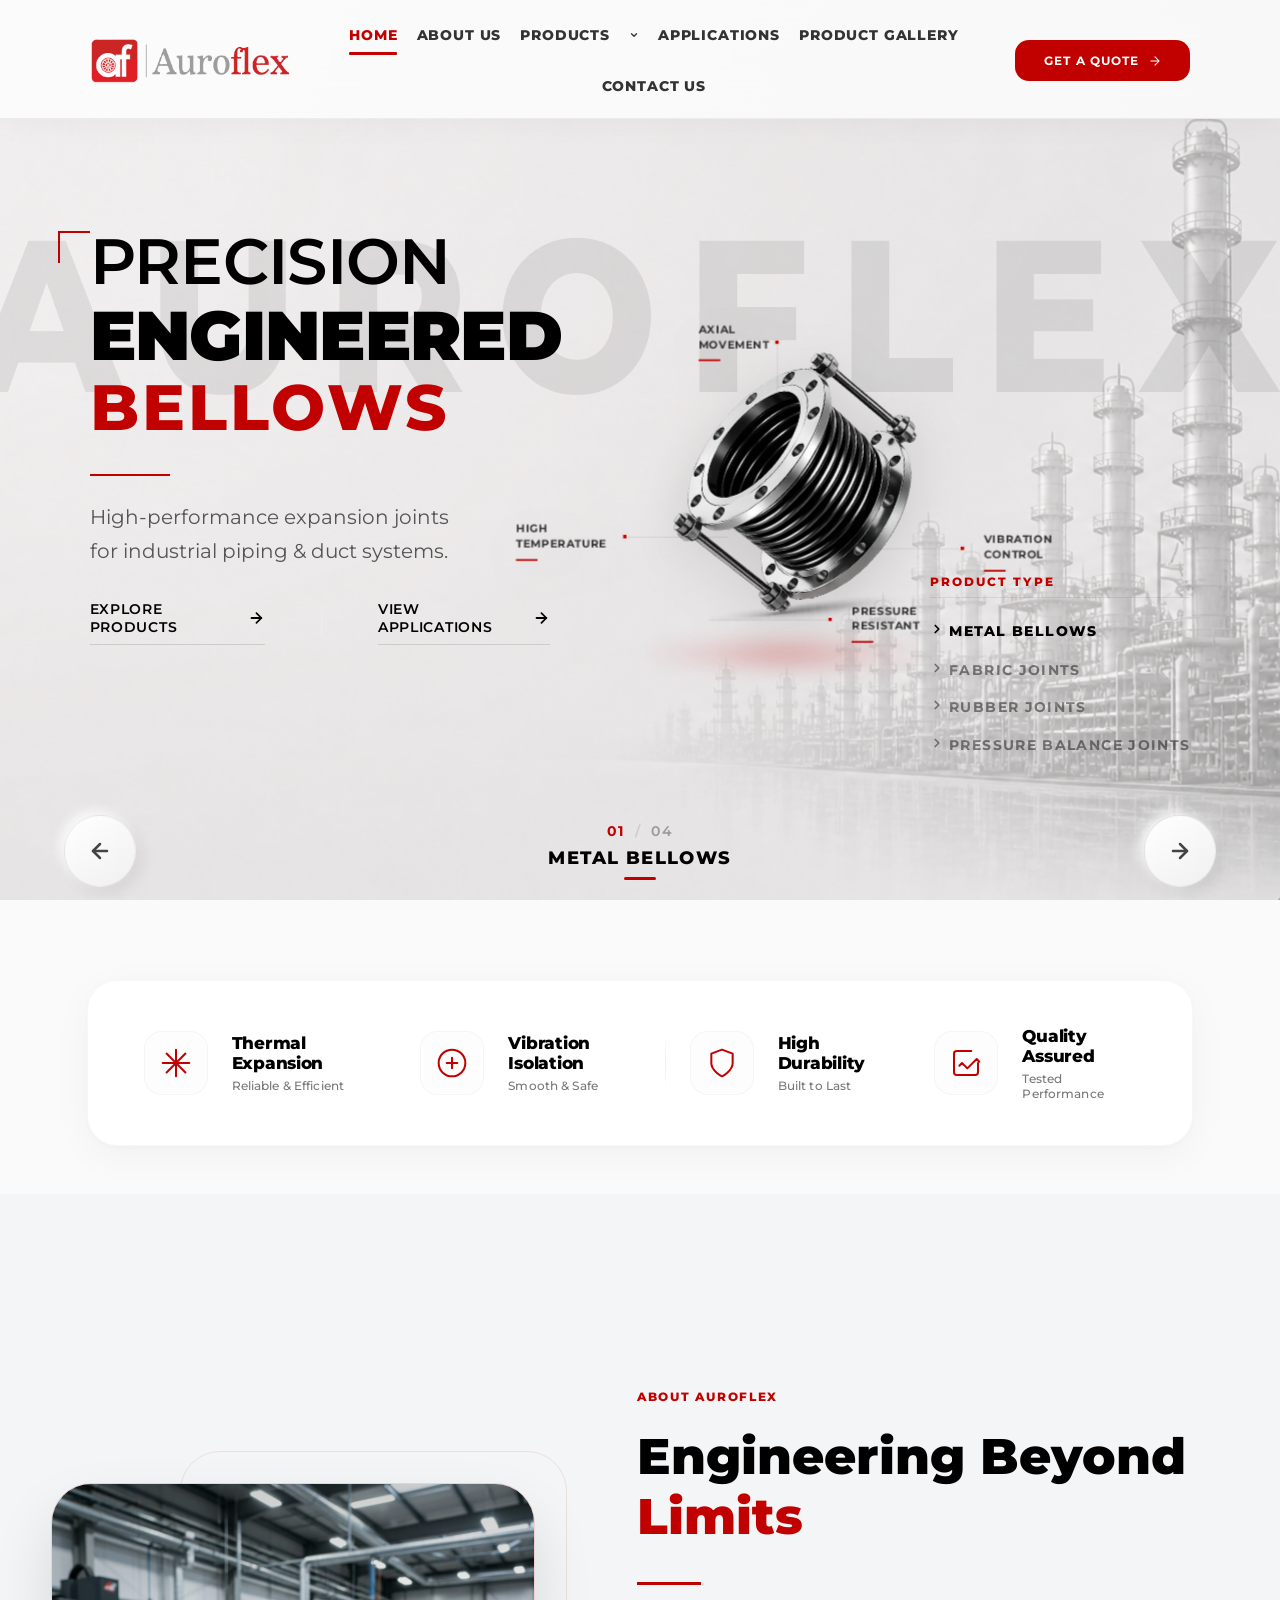
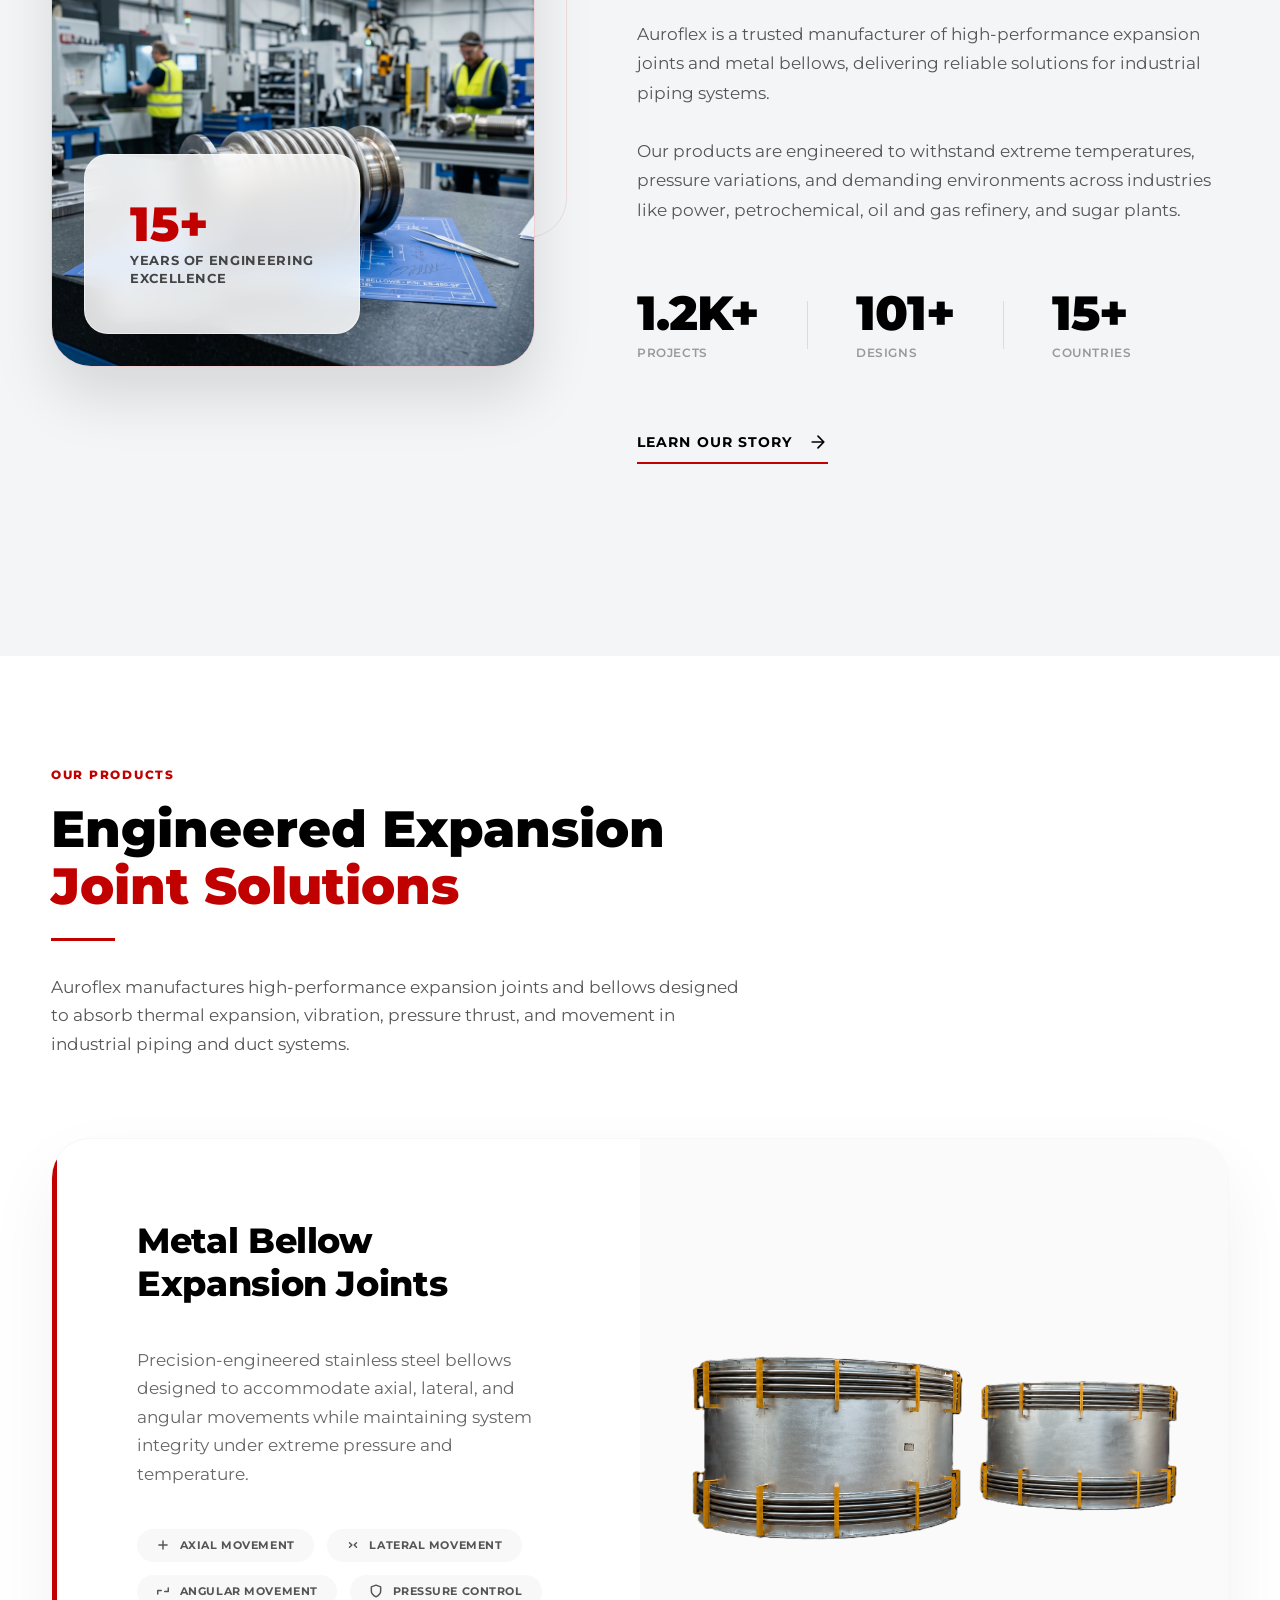
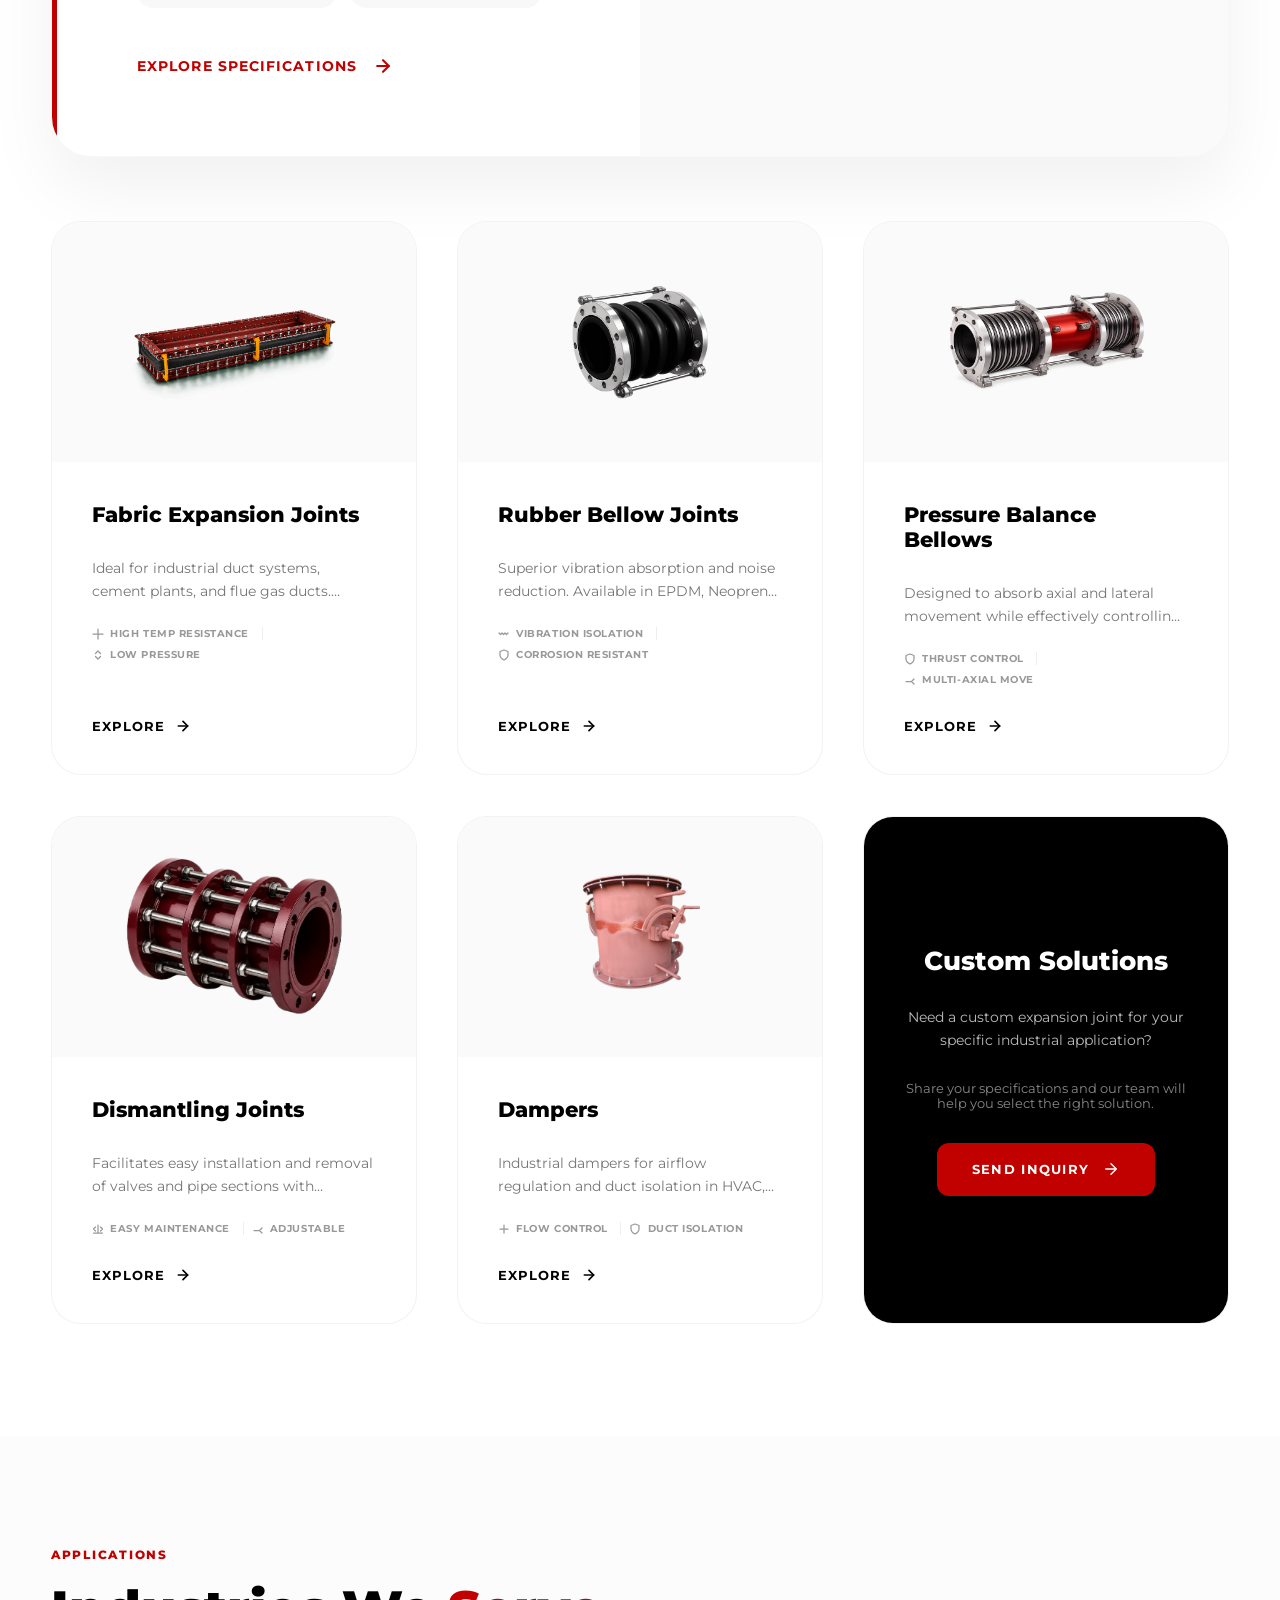
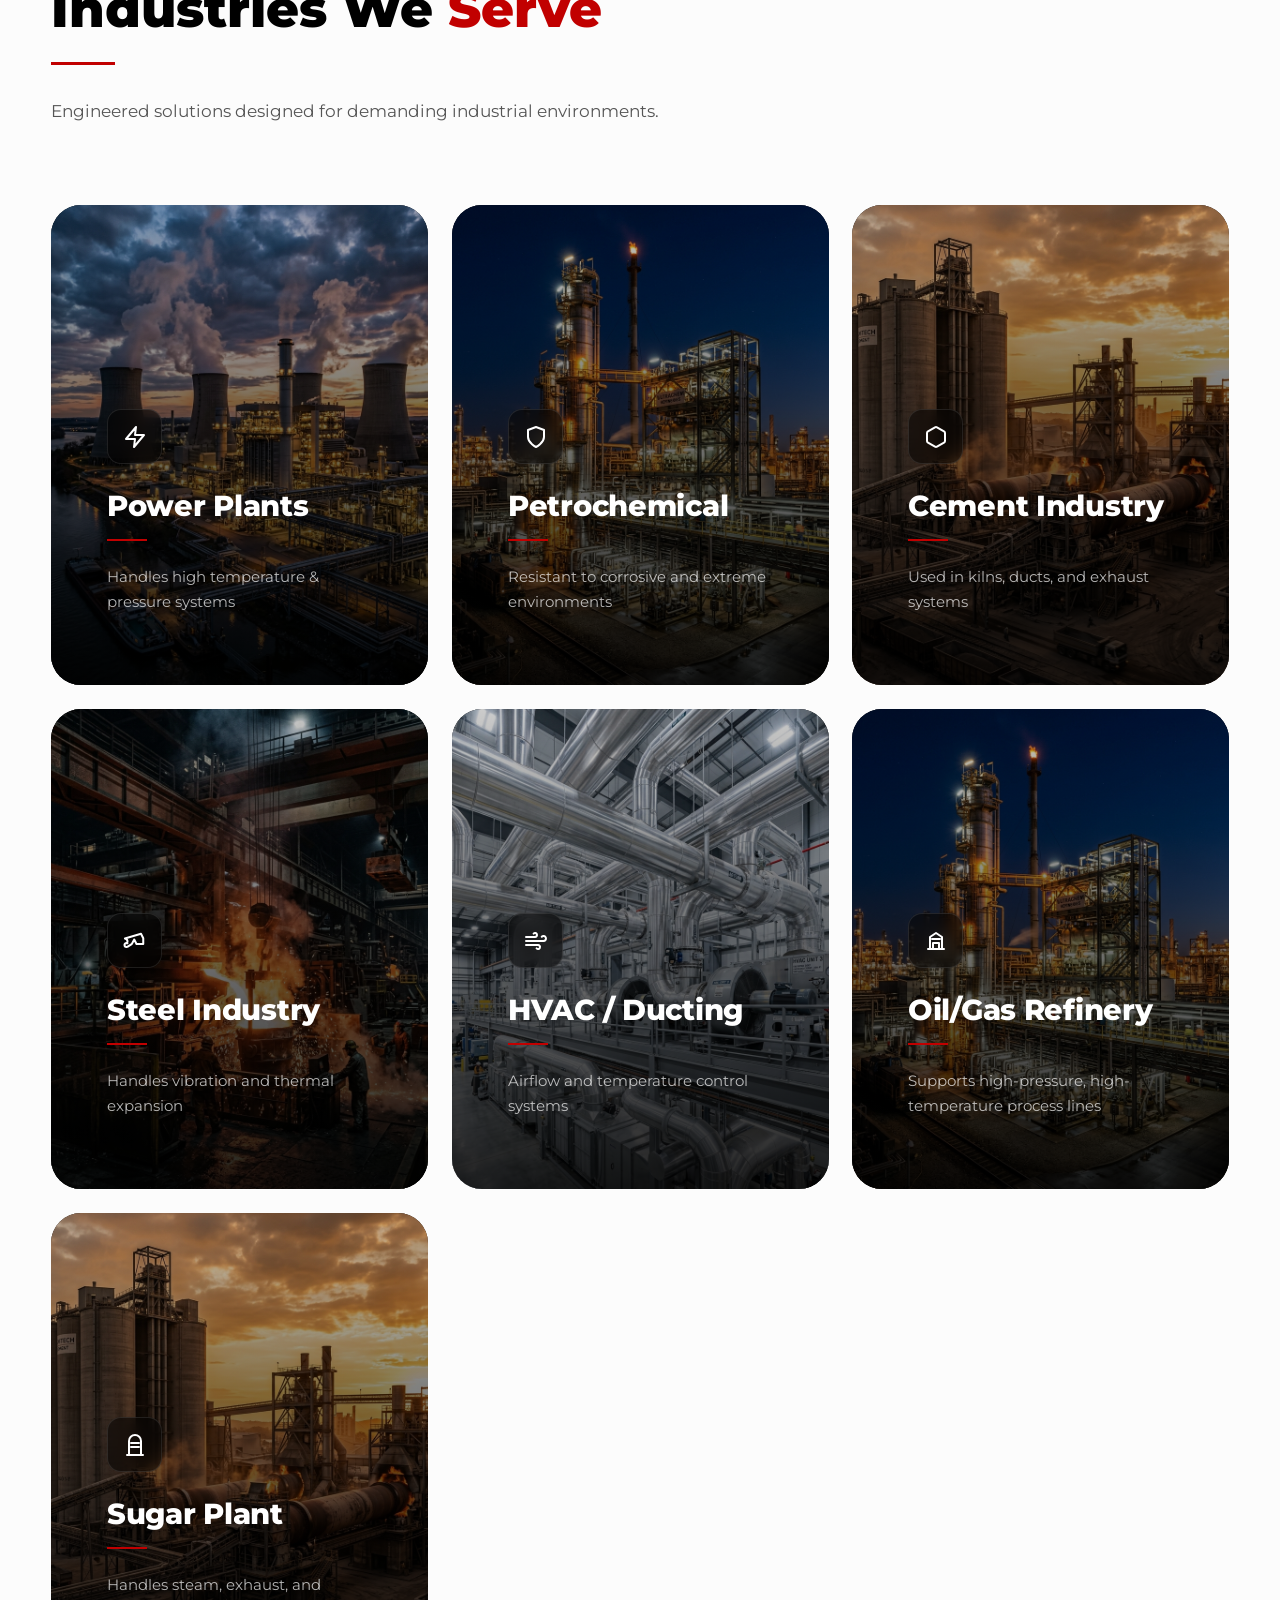
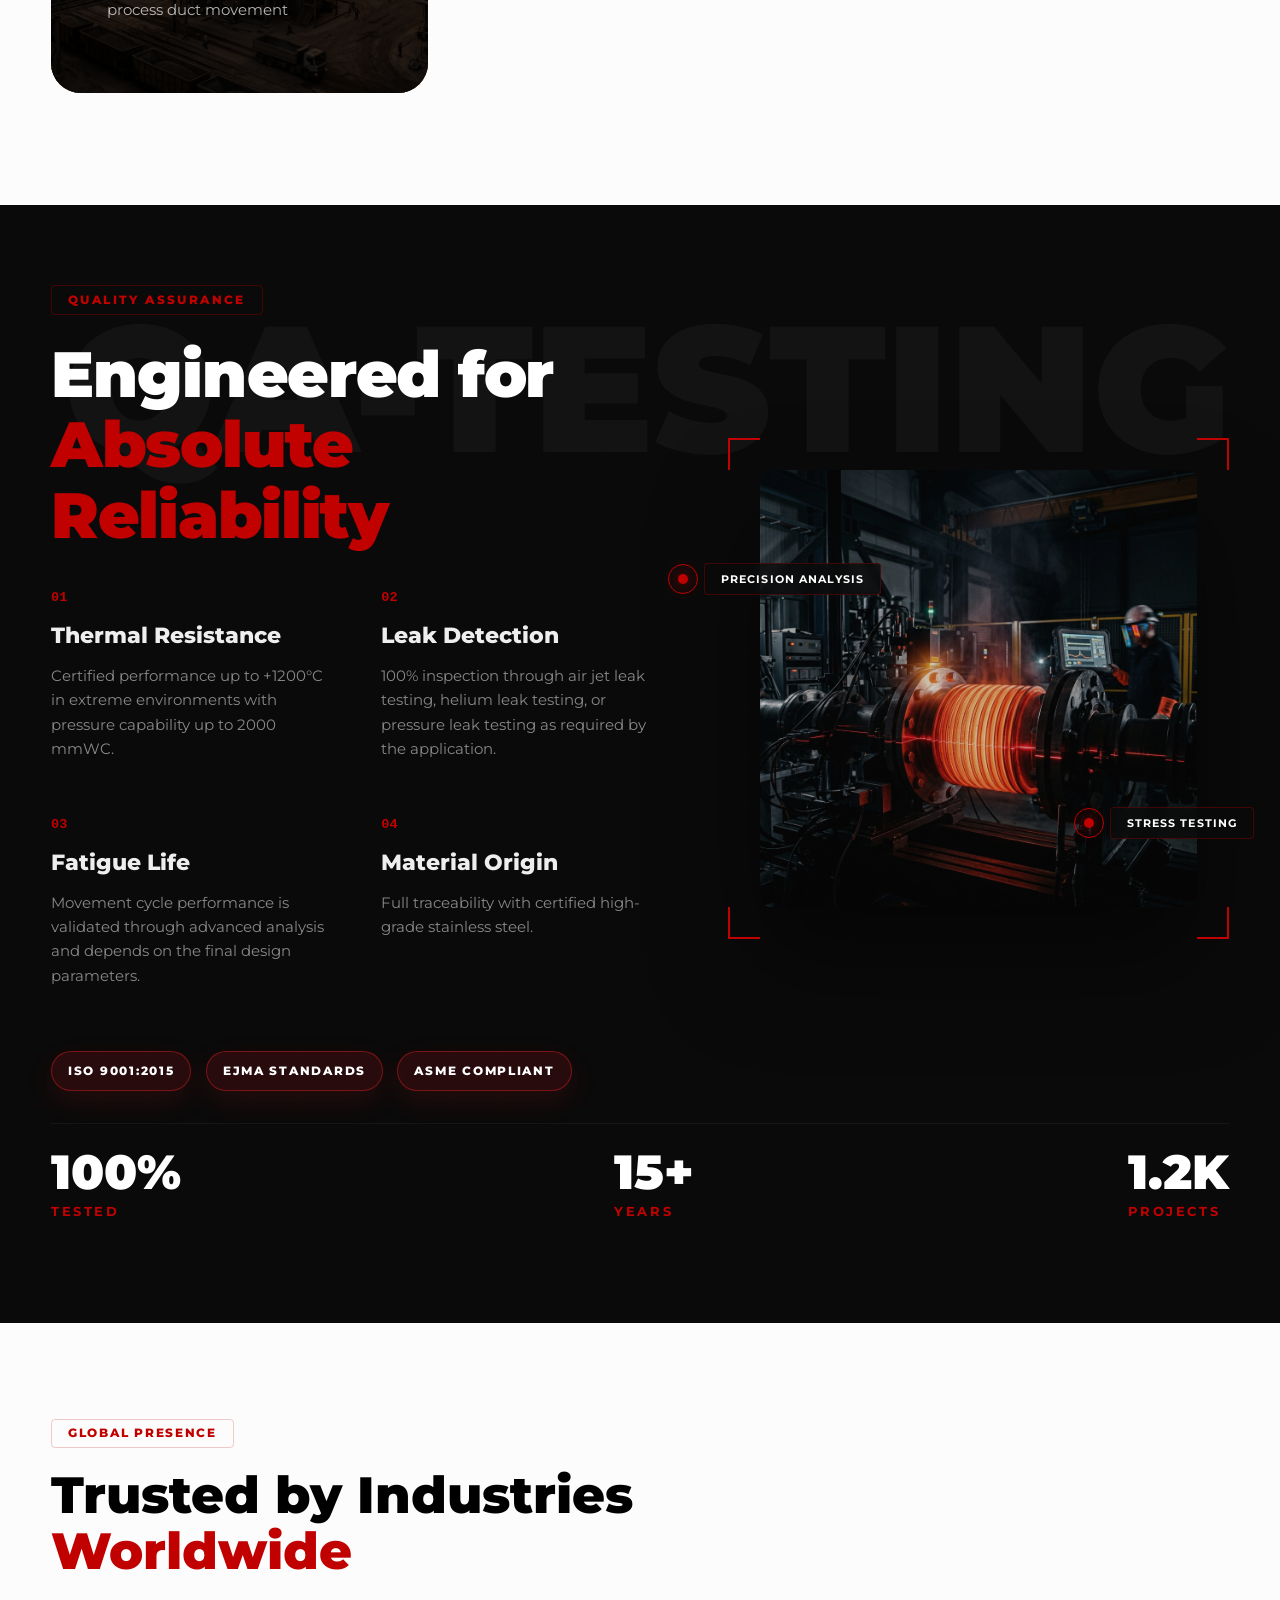
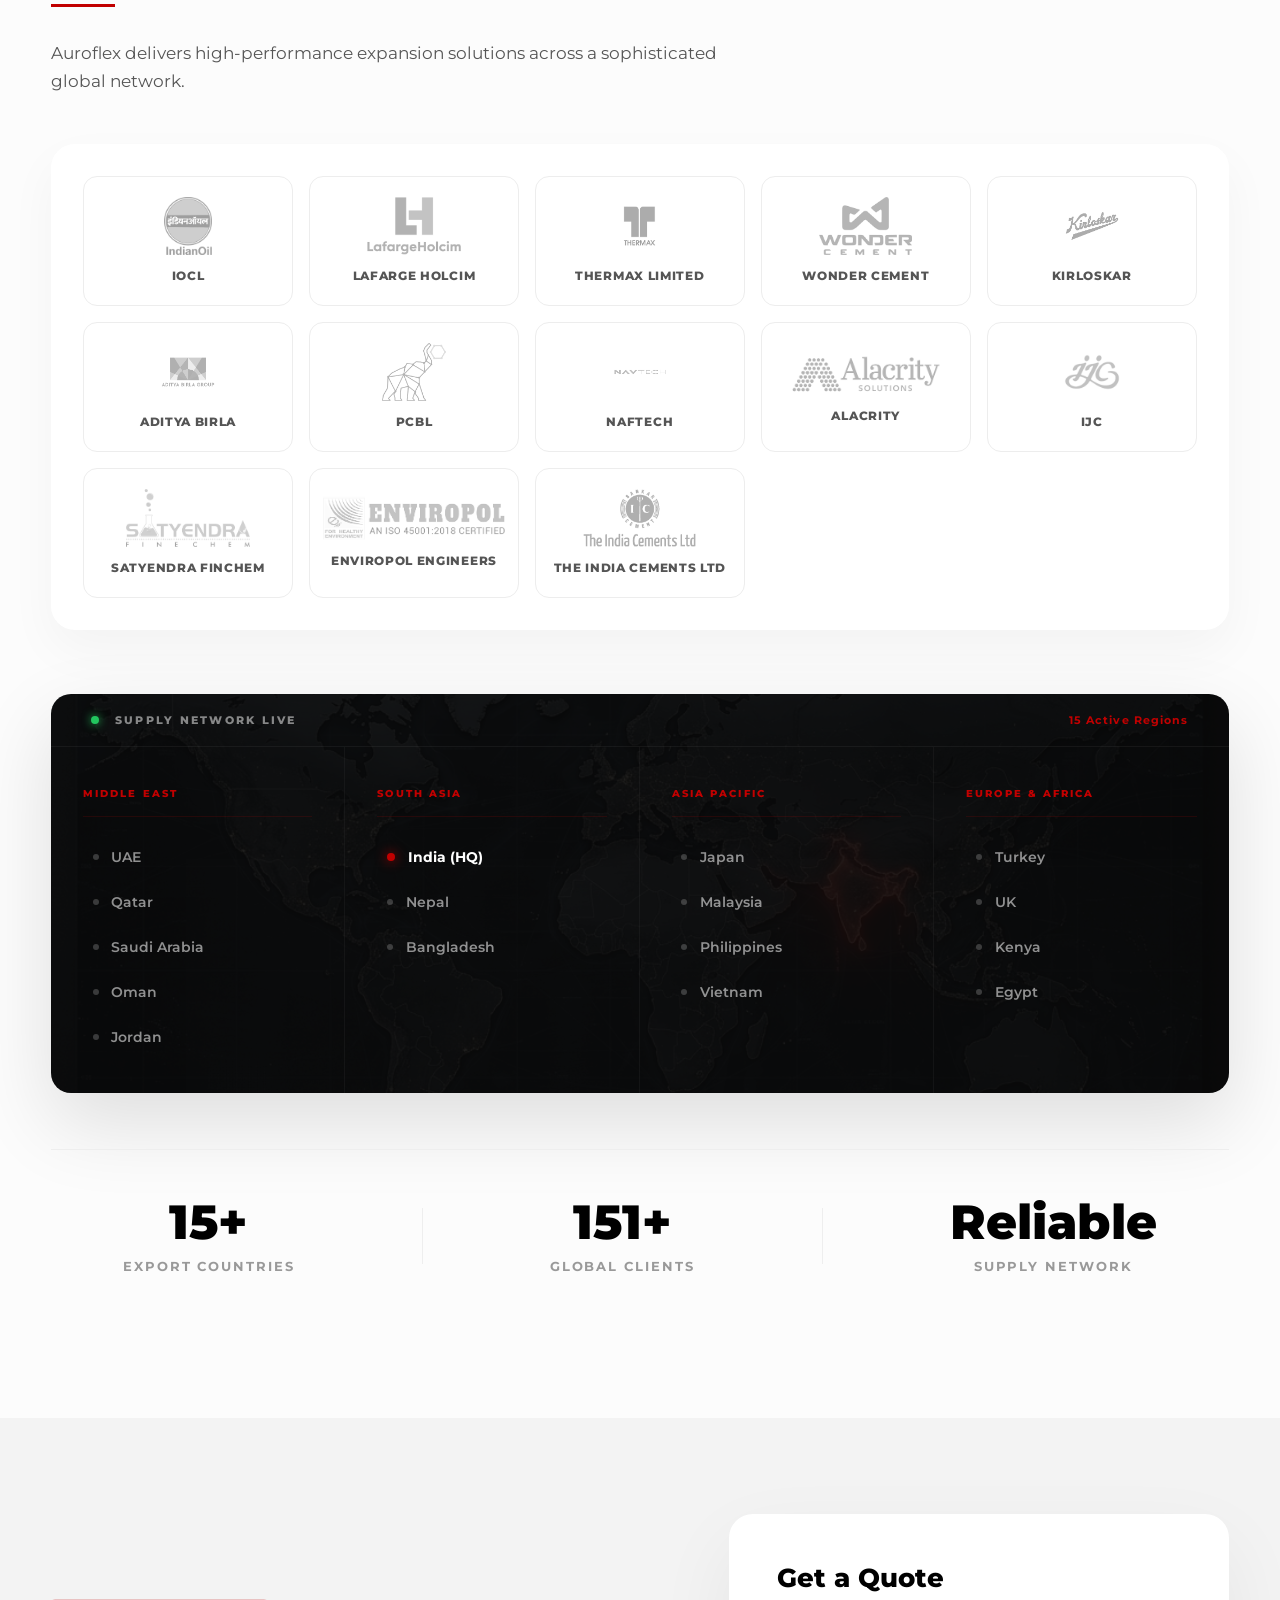
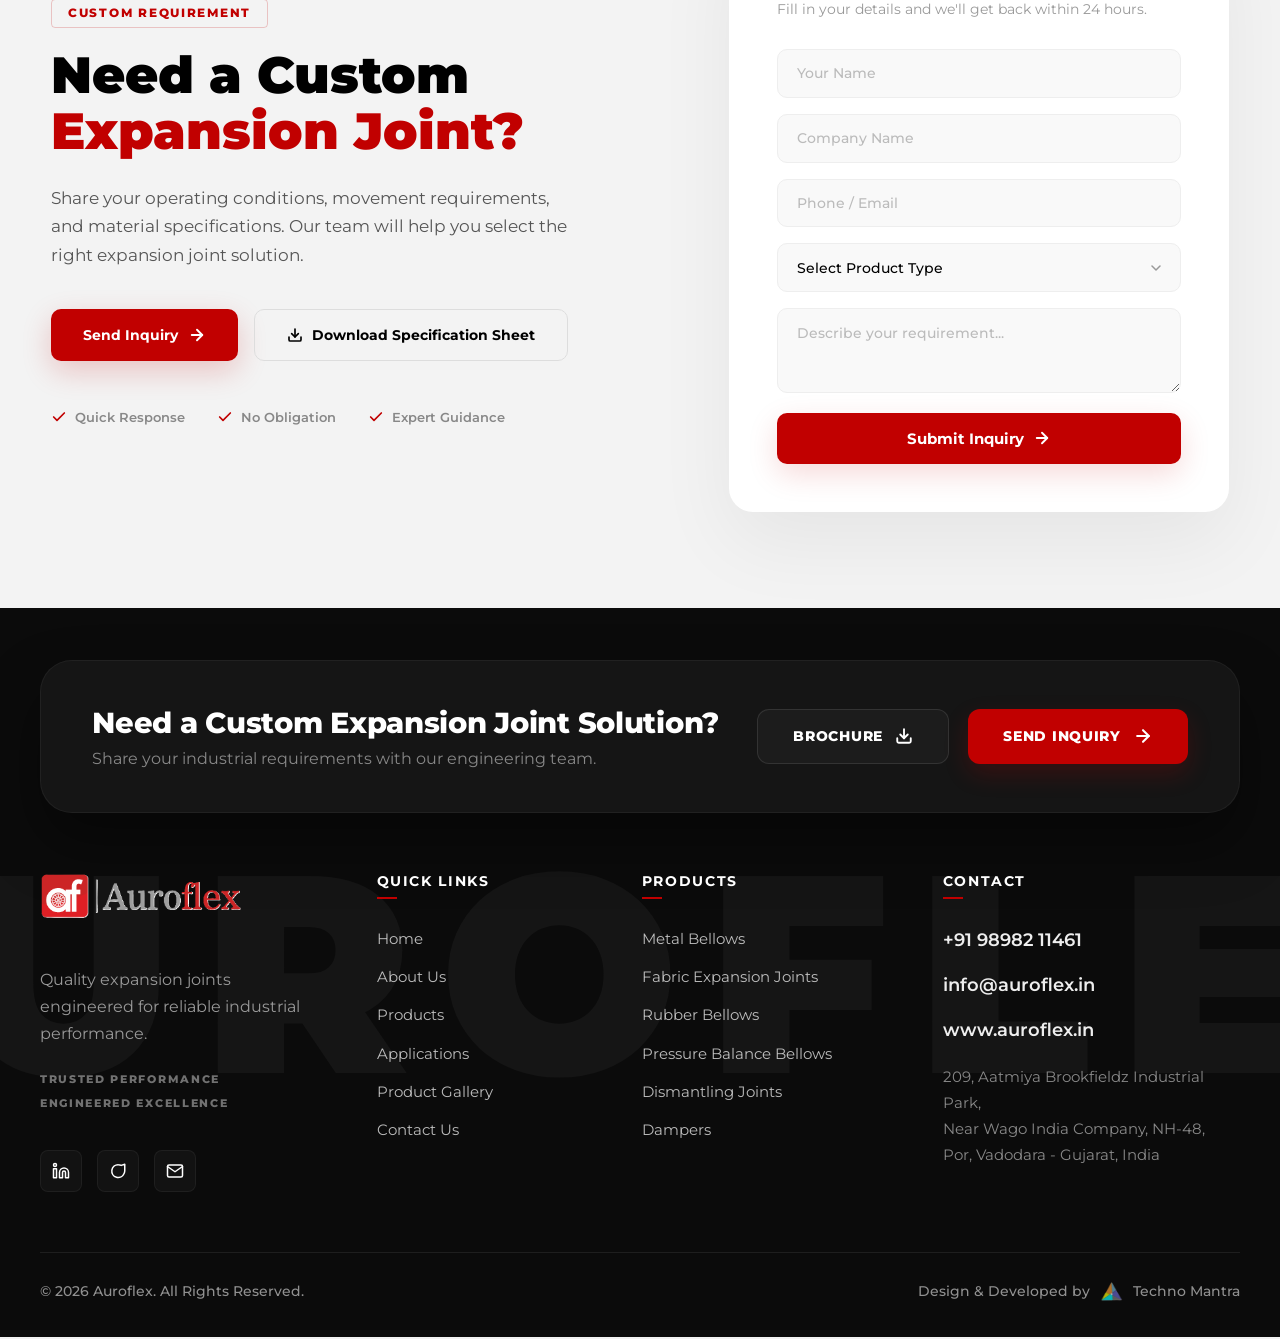
<file: index.html>
<!DOCTYPE html>
<html lang="en">
  <head>
    <meta charset="UTF-8" />
    <meta name="viewport" content="width=device-width, initial-scale=1.0" />
    <title>Auroflex &mdash; Quality Expansion Joints</title>
    <link rel="preconnect" href="https://fonts.googleapis.com" />
    <link rel="preconnect" href="https://fonts.gstatic.com" crossorigin />
    <link
      href="https://fonts.googleapis.com/css2?family=Montserrat:wght@400;500;600;700;800&display=swap"
      rel="stylesheet"
    />
    <link rel="stylesheet" href="style.css" />
  </head>
  <body>
    <div data-include="partials/header.html"></div>

    <section class="hero" id="top" aria-label="Hero background">
      <div class="hero__bg" aria-hidden="true"></div>
      <p class="hero__watermark" aria-hidden="true">AUROFLEX</p>
      
      <div class="hero__container">
        <div class="hero__content">
          <h1 class="hero__title">
            <span class="hero__bracket"></span>
            <span class="hero__title-word hero__title-word--1">Precision</span>
            <span class="hero__title-word hero__title-word--2">Engineered</span>
            <span class="hero__title-word hero__title-word--3">Bellows</span>
          </h1>
          <div class="hero__title-line"></div>
          <p class="hero__desc">
            High-performance expansion joints<br />
            for industrial piping & duct systems.
          </p>
          <div class="hero__actions">
            <div class="hero__action">
              <a href="#products" class="hero__btn">
                Explore Products 
                <svg width="20" height="20" viewBox="0 0 24 24" fill="none" stroke="currentColor" stroke-width="2.5" stroke-linecap="round" stroke-linejoin="round" class="hero__btn-svg">
                  <line x1="5" y1="12" x2="19" y2="12"></line>
                  <polyline points="12 5 19 12 12 19"></polyline>
                </svg>
              </a>
              <div class="hero__btn-line"></div>
            </div>
            <div class="hero__btn-sep"></div>
            <div class="hero__action">
              <a href="#applications" class="hero__btn">
                View Applications 
                <svg width="20" height="20" viewBox="0 0 24 24" fill="none" stroke="currentColor" stroke-width="2.5" stroke-linecap="round" stroke-linejoin="round" class="hero__btn-svg">
                  <line x1="5" y1="12" x2="19" y2="12"></line>
                  <polyline points="12 5 19 12 12 19"></polyline>
                </svg>
              </a>
              <div class="hero__btn-line"></div>
            </div>
          </div>
        </div>
      </div>

      <div class="hero__slider" id="hero-slider">
        <div class="hero__slide is-active" data-index="0" data-title="Metal Bellows">
          <div class="hero__label hero__label--top">
            <div class="hero__label-text">Axial<br />Movement</div>
            <div class="hero__label-red-bar"></div>
            <div class="hero__label-dot"></div>
            <div class="hero__label-line-to-product"></div>
          </div>
          <div class="hero__label hero__label--left">
            <div class="hero__label-text">High<br />Temperature</div>
            <div class="hero__label-red-bar"></div>
            <div class="hero__label-dot"></div>
            <div class="hero__label-line-to-product"></div>
          </div>
          <div class="hero__label hero__label--right">
            <div class="hero__label-text">Vibration<br />Control</div>
            <div class="hero__label-red-bar"></div>
            <div class="hero__label-dot"></div>
            <div class="hero__label-line-to-product"></div>
          </div>
          <div class="hero__label hero__label--bottom">
            <div class="hero__label-text">Pressure<br />Resistant</div>
            <div class="hero__label-red-bar"></div>
            <div class="hero__label-dot"></div>
            <div class="hero__label-line-to-product"></div>
          </div>
          <img class="hero__product-img" src="images-used/product1.png" alt="Metal Bellows" width="900" height="900" decoding="async" />
        </div>
        <div class="hero__slide" data-index="1" data-title="Fabric Joints">
          <div class="hero__label hero__label--top">
            <div class="hero__label-text">Reinforced<br />Bellows</div>
            <div class="hero__label-red-bar"></div>
            <div class="hero__label-dot"></div>
            <div class="hero__label-line-to-product"></div>
          </div>
          <div class="hero__label hero__label--left">
            <div class="hero__label-text">Steel<br />Flanges</div>
            <div class="hero__label-red-bar"></div>
            <div class="hero__label-dot"></div>
            <div class="hero__label-line-to-product"></div>
          </div>
          <div class="hero__label hero__label--right">
            <div class="hero__label-text">Control<br />Tie Rods</div>
            <div class="hero__label-red-bar"></div>
            <div class="hero__label-dot"></div>
            <div class="hero__label-line-to-product"></div>
          </div>
          <div class="hero__label hero__label--bottom">
            <div class="hero__label-text">Support<br />Rings</div>
            <div class="hero__label-red-bar"></div>
            <div class="hero__label-dot"></div>
            <div class="hero__label-line-to-product"></div>
          </div>
          <img class="hero__product-img" src="images-used/fabric-bellow.png" alt="Fabric Joints" width="900" height="900" decoding="async" />
        </div>
        <div class="hero__slide" data-index="2" data-title="Rubber Joints">
          <div class="hero__label hero__label--top">
            <div class="hero__label-text">Triple Arch<br />Bellows</div>
            <div class="hero__label-red-bar"></div>
            <div class="hero__label-dot"></div>
            <div class="hero__label-line-to-product"></div>
          </div>
          <div class="hero__label hero__label--left">
            <div class="hero__label-text">Floating<br />Flanges</div>
            <div class="hero__label-red-bar"></div>
            <div class="hero__label-dot"></div>
            <div class="hero__label-line-to-product"></div>
          </div>
          <div class="hero__label hero__label--right">
            <div class="hero__label-text">Control<br />Rods</div>
            <div class="hero__label-red-bar"></div>
            <div class="hero__label-dot"></div>
            <div class="hero__label-line-to-product"></div>
          </div>
          <div class="hero__label hero__label--bottom">
            <div class="hero__label-text">Internal<br />Liner</div>
            <div class="hero__label-red-bar"></div>
            <div class="hero__label-dot"></div>
            <div class="hero__label-line-to-product"></div>
          </div>
          <img class="hero__product-img" src="images-used/product3.png" alt="Rubber Joints" width="900" height="900" decoding="async" />
        </div>
        <div class="hero__slide" data-index="3" data-title="Pressure Balance Joints">
          <div class="hero__label hero__label--top">
            <div class="hero__label-text">Dual Bellows<br />System</div>
            <div class="hero__label-red-bar"></div>
            <div class="hero__label-dot"></div>
            <div class="hero__label-line-to-product"></div>
          </div>
          <div class="hero__label hero__label--left">
            <div class="hero__label-text">Inlet<br />Flange</div>
            <div class="hero__label-red-bar"></div>
            <div class="hero__label-dot"></div>
            <div class="hero__label-line-to-product"></div>
          </div>
          <div class="hero__label hero__label--right">
            <div class="hero__label-text">Tie Rod<br />Assembly</div>
            <div class="hero__label-red-bar"></div>
            <div class="hero__label-dot"></div>
            <div class="hero__label-line-to-product"></div>
          </div>
          <div class="hero__label hero__label--bottom">
            <div class="hero__label-text">Crossover<br />Pipe</div>
            <div class="hero__label-red-bar"></div>
            <div class="hero__label-dot"></div>
            <div class="hero__label-line-to-product"></div>
          </div>
          <img class="hero__product-img" src="images-used/product4.png" alt="Pressure Balance Joints" width="900" height="900" decoding="async" />
        </div>
      </div>

      <div class="hero__side-info">
        <span class="hero__type-label">Product Type</span>
        <ul class="hero__type-list">
          <li class="hero__type-item is-active">
            <svg width="14" height="14" viewBox="0 0 24 24" fill="none" stroke="currentColor" stroke-width="3" stroke-linecap="round" stroke-linejoin="round" class="hero__type-svg"><polyline points="9 18 15 12 9 6"></polyline></svg>
            Metal Bellows
          </li>
          <li class="hero__type-item">
            <svg width="14" height="14" viewBox="0 0 24 24" fill="none" stroke="currentColor" stroke-width="3" stroke-linecap="round" stroke-linejoin="round" class="hero__type-svg"><polyline points="9 18 15 12 9 6"></polyline></svg>
            Fabric Joints
          </li>
          <li class="hero__type-item">
            <svg width="14" height="14" viewBox="0 0 24 24" fill="none" stroke="currentColor" stroke-width="3" stroke-linecap="round" stroke-linejoin="round" class="hero__type-svg"><polyline points="9 18 15 12 9 6"></polyline></svg>
            Rubber Joints
          </li>
          <li class="hero__type-item">
            <svg width="14" height="14" viewBox="0 0 24 24" fill="none" stroke="currentColor" stroke-width="3" stroke-linecap="round" stroke-linejoin="round" class="hero__type-svg"><polyline points="9 18 15 12 9 6"></polyline></svg>
            Pressure Balance Joints
          </li>
        </ul>
      </div>

      <div class="hero__bottom">
        <button class="hero__nav-btn hero__nav-btn--prev" id="slider-prev" aria-label="Previous">
          <svg width="24" height="24" viewBox="0 0 24 24" fill="none" stroke="currentColor" stroke-width="2.5" stroke-linecap="round" stroke-linejoin="round"><line x1="19" y1="12" x2="5" y2="12"></line><polyline points="12 19 5 12 12 5"></polyline></svg>
        </button>
        <div class="hero__slider-info">
          <div class="hero__slider-count">
            <span class="hero__count-current">01</span>
            <span class="hero__count-sep">/</span>
            <span class="hero__count-total">04</span>
          </div>
          <div class="hero__slider-title">Metal Bellows</div>
          <div class="hero__slider-line"></div>
        </div>
        <button class="hero__nav-btn hero__nav-btn--next" id="slider-next" aria-label="Next">
          <svg width="24" height="24" viewBox="0 0 24 24" fill="none" stroke="currentColor" stroke-width="2.5" stroke-linecap="round" stroke-linejoin="round">
            <line x1="5" y1="12" x2="19" y2="12"></line>
            <polyline points="12 5 19 12 12 19"></polyline>
          </svg>
        </button>
      </div>
    </section>

    <section class="features-bar" id="features">
      <div class="features-bar__card">
        <div class="features-bar__item">
          <div class="features-bar__icon">
            <svg width="32" height="32" viewBox="0 0 24 24" fill="none" stroke="currentColor" stroke-width="1.5" stroke-linecap="round" stroke-linejoin="round">
              <path d="M12 2v20M2 12h20M4.93 4.93l14.14 14.14M19.07 4.93L4.93 19.07"/>
            </svg>
          </div>
          <div class="features-bar__content">
            <h3 class="features-bar__title">Thermal Expansion</h3>
            <p class="features-bar__desc">Reliable & Efficient</p>
          </div>
        </div>
        
        <div class="features-bar__divider"></div>

        <div class="features-bar__item">
          <div class="features-bar__icon">
            <svg width="32" height="32" viewBox="0 0 24 24" fill="none" stroke="currentColor" stroke-width="1.5" stroke-linecap="round" stroke-linejoin="round">
              <circle cx="12" cy="12" r="10"></circle>
              <path d="M12 8v8M8 12h8"/>
            </svg>
          </div>
          <div class="features-bar__content">
            <h3 class="features-bar__title">Vibration Isolation</h3>
            <p class="features-bar__desc">Smooth & Safe</p>
          </div>
        </div>

        <div class="features-bar__divider"></div>

        <div class="features-bar__item">
          <div class="features-bar__icon">
            <svg width="32" height="32" viewBox="0 0 24 24" fill="none" stroke="currentColor" stroke-width="1.5" stroke-linecap="round" stroke-linejoin="round">
              <path d="M12 22s8-4 8-10V5l-8-3-8 3v7c0 6 8 10 8 10z"/>
            </svg>
          </div>
          <div class="features-bar__content">
            <h3 class="features-bar__title">High Durability</h3>
            <p class="features-bar__desc">Built to Last</p>
          </div>
        </div>

        <div class="features-bar__divider"></div>

        <div class="features-bar__item">
          <div class="features-bar__icon">
            <svg width="32" height="32" viewBox="0 0 24 24" fill="none" stroke="currentColor" stroke-width="1.5" stroke-linecap="round" stroke-linejoin="round">
              <polyline points="22 11.08 20 9 13 16 9 12 7 14.08"></polyline>
              <path d="M21 12v7a2 2 0 0 1-2 2H5a2 2 0 0 1-2-2V5a2 2 0 0 1 2-2h11"></path>
            </svg>
          </div>
          <div class="features-bar__content">
            <h3 class="features-bar__title">Quality Assured</h3>
            <p class="features-bar__desc">Tested Performance</p>
          </div>
        </div>
      </div>
    </section>

    <section class="about" id="about">
      <div class="about__container">
        <div class="about__grid">
          <div class="about__image-wrap">
            <div class="about__image-box">
              <img src="auroflex_bellows_manufacturing_1777953911494.png" alt="Auroflex Precision Engineering" class="about__image" loading="lazy" />
              <div class="about__experience-badge">
                <span class="about__badge-num">15+</span>
                <span class="about__badge-text">Years of Engineering<br />Excellence</span>
              </div>
            </div>
            <div class="about__image-accent"></div>
          </div>
          
          <div class="about__content">
            <div class="about__tag">ABOUT AUROFLEX</div>
            <h2 class="about__title">Engineering Beyond <br /><span class="about__title--accent">Limits</span></h2>
            <div class="about__divider"></div>
            <p class="about__text">
              Auroflex is a trusted manufacturer of high-performance expansion joints and metal bellows, delivering reliable solutions for industrial piping systems.
            </p>
            <p class="about__text">
              Our products are engineered to withstand extreme temperatures, pressure variations, and demanding environments across industries like power, petrochemical, oil and gas refinery, and sugar plants.
            </p>
            
            <div class="about__stats">
              <div class="about__stat">
                <div class="about__stat-num">1.2K+</div>
                <div class="about__stat-label">Projects</div>
              </div>
              <div class="about__stat-divider"></div>
              <div class="about__stat">
                <div class="about__stat-num">101+</div>
                <div class="about__stat-label">Designs</div>
              </div>
              <div class="about__stat-divider"></div>
              <div class="about__stat">
                <div class="about__stat-num">15+</div>
                <div class="about__stat-label">Countries</div>
              </div>
            </div>

            <a href="about.html" class="about__cta">
              <span>Learn Our Story</span>
              <svg width="20" height="20" viewBox="0 0 24 24" fill="none" stroke="currentColor" stroke-width="2" stroke-linecap="round" stroke-linejoin="round">
                <path d="M5 12h14M12 5l7 7-7 7"/>
              </svg>
            </a>
          </div>
        </div>
      </div>
    </section>

    <section class="products" id="products">
      <div class="products__container">
        <header class="products__header reveal-on-scroll">
          <div class="products__tag">OUR PRODUCTS</div>
          <h2 class="products__title">Engineered Expansion <br /><span class="products__title--accent">Joint Solutions</span></h2>
          <div class="products__divider"></div>
          <p class="products__desc">
            Auroflex manufactures high-performance expansion joints and bellows designed to absorb thermal expansion, vibration, pressure thrust, and movement in industrial piping and duct systems.
          </p>
        </header>

        <div class="products__featured reveal-on-scroll">
          <div class="products__featured-content">
            <h3 class="products__featured-title">Metal Bellow Expansion Joints</h3>
            <p class="products__featured-desc">
              Precision-engineered stainless steel bellows designed to accommodate axial, lateral, and angular movements while maintaining system integrity under extreme pressure and temperature.
            </p>
            <div class="products__featured-tags">
              <span class="products__featured-tag">
                <svg width="14" height="14" viewBox="0 0 24 24" fill="none" stroke="currentColor" stroke-width="2.5" stroke-linecap="round" stroke-linejoin="round"><path d="M12 5v14M5 12h14"/></svg>
                Axial Movement
              </span>
              <span class="products__featured-tag">
                <svg width="14" height="14" viewBox="0 0 24 24" fill="none" stroke="currentColor" stroke-width="2.5" stroke-linecap="round" stroke-linejoin="round"><path d="m18 8-4 4 4 4M6 8l4 4-4 4"/></svg>
                Lateral Movement
              </span>
              <span class="products__featured-tag">
                <svg width="14" height="14" viewBox="0 0 24 24" fill="none" stroke="currentColor" stroke-width="2.5" stroke-linecap="round" stroke-linejoin="round"><path d="M21 7v6h-6M3 17v-6h6"/></svg>
                Angular Movement
              </span>
              <span class="products__featured-tag">
                <svg width="14" height="14" viewBox="0 0 24 24" fill="none" stroke="currentColor" stroke-width="2.5" stroke-linecap="round" stroke-linejoin="round"><path d="M12 22s8-4 8-10V5l-8-3-8 3v7c0 6 8 10 8 10"/></svg>
                Pressure Control
              </span>
            </div>
            <a href="metal-bellows.html" class="products__featured-btn">
              Explore Specifications
              <svg width="20" height="20" viewBox="0 0 24 24" fill="none" stroke="currentColor" stroke-width="2.5" stroke-linecap="round" stroke-linejoin="round">
                <line x1="5" y1="12" x2="19" y2="12"></line>
                <polyline points="12 5 19 12 12 19"></polyline>
              </svg>
            </a>
          </div>
          <div class="products__featured-image">
            <img src="images-used/metalballow-1.png" alt="Metal Bellow Expansion Joints" loading="lazy" />
          </div>
        </div>

        <div class="products__grid">
          <div class="product-card reveal-on-scroll">
            <div class="product-card__image">
              <img src="images-used/fabric-bellow.png" alt="Fabric Expansion Joints" loading="lazy" />
            </div>
            <div class="product-card__content">
              <h4 class="product-card__title">Fabric Expansion Joints</h4>
              <p class="product-card__desc">Ideal for industrial duct systems, cement plants, and flue gas ducts. Handles up to +1200�C.</p>
              <div class="product-card__specs">
                <span>
                  <svg width="12" height="12" viewBox="0 0 24 24" fill="none" stroke="currentColor" stroke-width="2.5" stroke-linecap="round" stroke-linejoin="round"><path d="M12 2v20M2 12h20"/></svg>
                  High Temp Resistance
                </span>
                <span>
                  <svg width="12" height="12" viewBox="0 0 24 24" fill="none" stroke="currentColor" stroke-width="2.5" stroke-linecap="round" stroke-linejoin="round"><path d="m7 15 5 5 5-5M7 9l5-5 5 5"/></svg>
                  Low Pressure
                </span>
              </div>
              <a href="fabric-joints.html" class="product-card__link">
                Explore 
                <svg width="16" height="16" viewBox="0 0 24 24" fill="none" stroke="currentColor" stroke-width="2.5" stroke-linecap="round" stroke-linejoin="round" class="product-card__svg-arrow">
                  <line x1="5" y1="12" x2="19" y2="12"></line>
                  <polyline points="12 5 19 12 12 19"></polyline>
                </svg>
              </a>
            </div>
          </div>

          <div class="product-card reveal-on-scroll">
            <div class="product-card__image">
              <img src="images-used/product3.png" alt="Rubber Bellow Expansion Joints" loading="lazy" />
            </div>
            <div class="product-card__content">
              <h4 class="product-card__title">Rubber Bellow Joints</h4>
              <p class="product-card__desc">Superior vibration absorption and noise reduction. Available in EPDM, Neoprene, and Hypalon.</p>
              <div class="product-card__specs">
                <span>
                  <svg width="12" height="12" viewBox="0 0 24 24" fill="none" stroke="currentColor" stroke-width="2.5" stroke-linecap="round" stroke-linejoin="round"><path d="m2 10 3 3 3-3 3 3 3-3 3 3 3-3"/></svg>
                  Vibration Isolation
                </span>
                <span>
                  <svg width="12" height="12" viewBox="0 0 24 24" fill="none" stroke="currentColor" stroke-width="2.5" stroke-linecap="round" stroke-linejoin="round"><path d="M12 22s8-4 8-10V5l-8-3-8 3v7c0 6 8 10 8 10"/></svg>
                  Corrosion Resistant
                </span>
              </div>
              <a href="rubber-joints.html" class="product-card__link">
                Explore 
                <svg width="16" height="16" viewBox="0 0 24 24" fill="none" stroke="currentColor" stroke-width="2.5" stroke-linecap="round" stroke-linejoin="round" class="product-card__svg-arrow">
                  <line x1="5" y1="12" x2="19" y2="12"></line>
                  <polyline points="12 5 19 12 12 19"></polyline>
                </svg>
              </a>
            </div>
          </div>

          <div class="product-card reveal-on-scroll" id="pressure-balance">
            <div class="product-card__image">
              <img src="images-used/product4.png" alt="Pressure Balance Bellows" loading="lazy" />
            </div>
            <div class="product-card__content">
              <h4 class="product-card__title">Pressure Balance Bellows</h4>
              <p class="product-card__desc">Designed to absorb axial and lateral movement while effectively controlling pressure thrust.</p>
              <div class="product-card__specs">
                <span>
                  <svg width="12" height="12" viewBox="0 0 24 24" fill="none" stroke="currentColor" stroke-width="2.5" stroke-linecap="round" stroke-linejoin="round"><path d="M12 22s8-4 8-10V5l-8-3-8 3v7c0 6 8 10 8 10"/></svg>
                  Thrust Control
                </span>
                <span>
                  <svg width="12" height="12" viewBox="0 0 24 24" fill="none" stroke="currentColor" stroke-width="2.5" stroke-linecap="round" stroke-linejoin="round"><path d="m15 15 5 5m-5-5 5-5m-5 5H4"/></svg>
                  Multi-Axial Move
                </span>
              </div>
              <a href="pressure-balance.html" class="product-card__link">
                Explore 
                <svg width="16" height="16" viewBox="0 0 24 24" fill="none" stroke="currentColor" stroke-width="2.5" stroke-linecap="round" stroke-linejoin="round" class="product-card__svg-arrow">
                  <line x1="5" y1="12" x2="19" y2="12"></line>
                  <polyline points="12 5 19 12 12 19"></polyline>
                </svg>
              </a>
            </div>
          </div>
          <div class="product-card reveal-on-scroll">
            <div class="product-card__image">
              <img src="images-used/Dismantling Joints copy.png" alt="Dismantling Joints" loading="lazy" />
            </div>
            <div class="product-card__content">
              <h4 class="product-card__title">Dismantling Joints</h4>
              <p class="product-card__desc">Facilitates easy installation and removal of valves and pipe sections with longitudinal adjustment.</p>
              <div class="product-card__specs">
                <span>
                  <svg width="12" height="12" viewBox="0 0 24 24" fill="none" stroke="currentColor" stroke-width="2.5" stroke-linecap="round" stroke-linejoin="round"><path d="M12 20h9M3 20h9M12 4v16M7 8l-4 4 4 4M17 8l4 4-4 4"/></svg>
                  Easy Maintenance
                </span>
                <span>
                  <svg width="12" height="12" viewBox="0 0 24 24" fill="none" stroke="currentColor" stroke-width="2.5" stroke-linecap="round" stroke-linejoin="round"><path d="m15 15 5 5m-5-5 5-5m-5 5H4"/></svg>
                  Adjustable
                </span>
              </div>
              <a href="dismantling-joints.html" class="product-card__link">
                Explore 
                <svg width="16" height="16" viewBox="0 0 24 24" fill="none" stroke="currentColor" stroke-width="2.5" stroke-linecap="round" stroke-linejoin="round" class="product-card__svg-arrow">
                  <line x1="5" y1="12" x2="19" y2="12"></line>
                  <polyline points="12 5 19 12 12 19"></polyline>
                </svg>
              </a>
            </div>
          </div>

          <div class="product-card reveal-on-scroll">
            <div class="product-card__image">
              <img src="images-used/dampers.png" alt="Dampers" loading="lazy" />
            </div>
            <div class="product-card__content">
              <h4 class="product-card__title">Dampers</h4>
              <p class="product-card__desc">Industrial dampers for airflow regulation and duct isolation in HVAC, cement, power, and process plant systems.</p>
              <div class="product-card__specs">
                <span>
                  <svg width="12" height="12" viewBox="0 0 24 24" fill="none" stroke="currentColor" stroke-width="2.5" stroke-linecap="round" stroke-linejoin="round"><path d="M4 12h16M12 4v16"/></svg>
                  Flow Control
                </span>
                <span>
                  <svg width="12" height="12" viewBox="0 0 24 24" fill="none" stroke="currentColor" stroke-width="2.5" stroke-linecap="round" stroke-linejoin="round"><path d="M12 22s8-4 8-10V5l-8-3-8 3v7c0 6 8 10 8 10"/></svg>
                  Duct Isolation
                </span>
              </div>
              <a href="dampers.html" class="product-card__link">
                Explore 
                <svg width="16" height="16" viewBox="0 0 24 24" fill="none" stroke="currentColor" stroke-width="2.5" stroke-linecap="round" stroke-linejoin="round" class="product-card__svg-arrow">
                  <line x1="5" y1="12" x2="19" y2="12"></line>
                  <polyline points="12 5 19 12 12 19"></polyline>
                </svg>
              </a>
            </div>
          </div>

          <div class="product-card reveal-on-scroll">
            <div class="product-card__content product-card__content--cta">
              <h4 class="product-card__title">Custom Solutions</h4>
              <p class="product-card__desc">Need a custom expansion joint for your specific industrial application?</p>
              <p class="product-card__subtext">Share your specifications and our team will help you select the right solution.</p>
              <a href="#contact" class="products__cta-btn">
                Send Inquiry
                <svg width="18" height="18" viewBox="0 0 24 24" fill="none" stroke="currentColor" stroke-width="2" stroke-linecap="round" stroke-linejoin="round">
                  <path d="M5 12h14M12 5l7 7-7 7"/>
                </svg>
              </a>
            </div>
          </div>
        </div>
      </div>
    </section>

    <section class="applications" id="applications">
      <div class="applications__container">
        <header class="applications__header reveal-on-scroll">
          <div class="applications__tag">APPLICATIONS</div>
          <h2 class="applications__title">Industries We <span class="applications__title--accent">Serve</span></h2>
          <div class="applications__divider"></div>
          <p class="applications__desc">Engineered solutions designed for demanding industrial environments.</p>
        </header>

        <div class="applications__grid">
          <div class="app-card reveal-on-scroll">
            <div class="app-card__bg">
              <img src="images-used/industry_power_plant.png" alt="Power Plants" loading="lazy" />
              <div class="app-card__overlay"></div>
            </div>
            <div class="app-card__content">
              <div class="app-card__icon"><svg width="24" height="24" viewBox="0 0 24 24" fill="none" stroke="currentColor" stroke-width="2" stroke-linecap="round" stroke-linejoin="round"><path d="M13 2 3 14h9l-1 8 10-12h-9l1-8z"/></svg></div>
              <h3 class="app-card__name">Power Plants</h3>
              <div class="app-card__line"></div>
              <p class="app-card__text">Handles high temperature & pressure systems</p>
            </div>
          </div>

          <div class="app-card reveal-on-scroll">
            <div class="app-card__bg">
              <img src="images-used/industry_petrochemical.png" alt="Petrochemical" loading="lazy" />
              <div class="app-card__overlay"></div>
            </div>
            <div class="app-card__content">
              <div class="app-card__icon"><svg width="24" height="24" viewBox="0 0 24 24" fill="none" stroke="currentColor" stroke-width="2" stroke-linecap="round" stroke-linejoin="round"><path d="M12 22s8-4 8-10V5l-8-3-8 3v7c0 6 8 10 8 10"/></svg></div>
              <h3 class="app-card__name">Petrochemical</h3>
              <div class="app-card__line"></div>
              <p class="app-card__text">Resistant to corrosive and extreme environments</p>
            </div>
          </div>

          <div class="app-card reveal-on-scroll">
            <div class="app-card__bg">
              <img src="images-used/industry_cement.png" alt="Cement Industry" loading="lazy" />
              <div class="app-card__overlay"></div>
            </div>
            <div class="app-card__content">
              <div class="app-card__icon"><svg width="24" height="24" viewBox="0 0 24 24" fill="none" stroke="currentColor" stroke-width="2" stroke-linecap="round" stroke-linejoin="round"><path d="M21 10V8a2 2 0 0 0-1-1.73l-7-4a2 2 0 0 0-2 0l-7 4A2 2 0 0 0 3 8v8a2 2 0 0 0 1 1.73l7 4a2 2 0 0 0 2 0l7-4A2 2 0 0 0 21 16Z"/></svg></div>
              <h3 class="app-card__name">Cement Industry</h3>
              <div class="app-card__line"></div>
              <p class="app-card__text">Used in kilns, ducts, and exhaust systems</p>
            </div>
          </div>

          <div class="app-card reveal-on-scroll">
            <div class="app-card__bg">
              <img src="images-used/industry_steel.png" alt="Steel Industry" loading="lazy" />
              <div class="app-card__overlay"></div>
            </div>
            <div class="app-card__content">
              <div class="app-card__icon">
                <svg width="24" height="24" viewBox="0 0 24 24" fill="none" stroke="currentColor" stroke-width="2" stroke-linecap="round" stroke-linejoin="round"><path d="M3 14c.83 0 1.5-.67 1.5-1.5 0-1.47-1.11-2.7-2.58-2.94L18 4.77l2.25 4.5V15h-6.75l-2.25-4.5L9.34 13.91c-.04.47-.29.88-.69 1.15l-3.9 2.58c-.31.21-.69.34-1.1.36h-.15c-1.1 0-2-.9-2-2 0-.41.13-.79.35-1.1.26-.37.66-.62 1.11-.69l.34-.05c.42-.06.81.02 1.15.2z"/></svg>
              </div>
              <h3 class="app-card__name">Steel Industry</h3>
              <div class="app-card__line"></div>
              <p class="app-card__text">Handles vibration and thermal expansion</p>
            </div>
          </div>

          <div class="app-card reveal-on-scroll">
            <div class="app-card__bg">
              <img src="images-used/industry_hvac.png" alt="HVAC / Ducting" loading="lazy" />
              <div class="app-card__overlay"></div>
            </div>
            <div class="app-card__content">
              <div class="app-card__icon"><svg width="24" height="24" viewBox="0 0 24 24" fill="none" stroke="currentColor" stroke-width="2" stroke-linecap="round" stroke-linejoin="round"><path d="M9.59 4.59A2 2 0 1 1 11 8H2m10.59 11.41A2 2 0 1 0 14 16H2m15.73-8.27A2.5 2.5 0 1 1 19.5 12H2"/></svg></div>
              <h3 class="app-card__name">HVAC / Ducting</h3>
              <div class="app-card__line"></div>
              <p class="app-card__text">Airflow and temperature control systems</p>
            </div>
          </div>

          <div class="app-card reveal-on-scroll">
            <div class="app-card__bg">
              <img src="images-used/industry_petrochemical.png" alt="Oil and Gas Refinery" loading="lazy" />
              <div class="app-card__overlay"></div>
            </div>
            <div class="app-card__content">
              <div class="app-card__icon"><svg width="24" height="24" viewBox="0 0 24 24" fill="none" stroke="currentColor" stroke-width="2" stroke-linecap="round" stroke-linejoin="round"><path d="M4 20h16"/><path d="M6 20V8l6-4 6 4v12"/><path d="M9 20v-6h6v6"/><path d="M8 10h8"/></svg></div>
              <h3 class="app-card__name">Oil/Gas Refinery</h3>
              <div class="app-card__line"></div>
              <p class="app-card__text">Supports high-pressure, high-temperature process lines</p>
            </div>
          </div>

          <div class="app-card reveal-on-scroll">
            <div class="app-card__bg">
              <img src="images-used/industry_cement.png" alt="Sugar Plant" loading="lazy" />
              <div class="app-card__overlay"></div>
            </div>
            <div class="app-card__content">
              <div class="app-card__icon"><svg width="24" height="24" viewBox="0 0 24 24" fill="none" stroke="currentColor" stroke-width="2" stroke-linecap="round" stroke-linejoin="round"><path d="M6 22V8a6 6 0 0 1 12 0v14"/><path d="M4 22h16"/><path d="M8 10h8"/><path d="M8 14h8"/></svg></div>
              <h3 class="app-card__name">Sugar Plant</h3>
              <div class="app-card__line"></div>
              <p class="app-card__text">Handles steam, exhaust, and process duct movement</p>
            </div>
          </div>
        </div>
      </div>
    </section>

    <section class="quality quality--unique" id="quality">
      <div class="quality__blueprint" aria-hidden="true"></div>
      <div class="quality__bg-text" aria-hidden="true">QA-TESTING</div>
      
      <div class="quality__container">
        <div class="quality__layout">
          <div class="quality__main reveal-on-scroll">
            <div class="quality__tag">QUALITY ASSURANCE</div>
            <h2 class="quality__title">Engineered for <br /><span class="quality__title--accent">Absolute Reliability</span></h2>
            
            <div class="quality__feature-grid">
              <div class="quality__feature">
                <span class="quality__feature-num">01</span>
                <h3 class="quality__feature-name">Thermal Resistance</h3>
                <p class="quality__feature-desc">Certified performance up to +1200°C in extreme environments with pressure capability up to 2000 mmWC.</p>
              </div>
              <div class="quality__feature">
                <span class="quality__feature-num">02</span>
                <h3 class="quality__feature-name">Leak Detection</h3>
                <p class="quality__feature-desc">100% inspection through air jet leak testing, helium leak testing, or pressure leak testing as required by the application.</p>
              </div>
              <div class="quality__feature">
                <span class="quality__feature-num">03</span>
                <h3 class="quality__feature-name">Fatigue Life</h3>
                <p class="quality__feature-desc">Movement cycle performance is validated through advanced analysis and depends on the final design parameters.</p>
              </div>
              <div class="quality__feature">
                <span class="quality__feature-num">04</span>
                <h3 class="quality__feature-name">Material Origin</h3>
                <p class="quality__feature-desc">Full traceability with certified high-grade stainless steel.</p>
              </div>
            </div>

            <div class="quality__certificates">
              <span class="quality__cert">ISO 9001:2015</span>
              <span class="quality__cert">EJMA STANDARDS</span>
              <span class="quality__cert">ASME COMPLIANT</span>
            </div>
          </div>

          <div class="quality__media reveal-on-scroll">
            <div class="quality__frame">
              <div class="quality__frame-corner quality__frame-corner--tl"></div>
              <div class="quality__frame-corner quality__frame-corner--tr"></div>
              <div class="quality__frame-corner quality__frame-corner--bl"></div>
              <div class="quality__frame-corner quality__frame-corner--br"></div>
              
              <div class="quality__img-box">
                <img src="images-used/quality_unique.png" alt="High-tech product testing" loading="lazy" />
                <div class="quality__img-scan" aria-hidden="true"></div>
              </div>
              
              <div class="quality__data-point quality__data-point--1">
                <span class="quality__data-dot"></span>
                <span class="quality__data-label">Precision Analysis</span>
              </div>
              <div class="quality__data-point quality__data-point--2">
                <span class="quality__data-dot"></span>
                <span class="quality__data-label">Stress Testing</span>
              </div>
            </div>
          </div>
        </div>

        <div class="quality__stats-bar reveal-on-scroll">
          <div class="quality__stat-item">
            <span class="quality__stat-val">100%</span>
            <span class="quality__stat-txt">Tested</span>
          </div>
          <div class="quality__stat-item">
            <span class="quality__stat-val">15+</span>
            <span class="quality__stat-txt">Years</span>
          </div>
          <div class="quality__stat-item">
            <span class="quality__stat-val">1.2K</span>
            <span class="quality__stat-txt">Projects</span>
          </div>
        </div>
      </div>
    </section>

    <section class="presence" id="presence">
      <div class="presence__container">
        <header class="presence__header reveal-on-scroll">
          <div class="presence__tag">GLOBAL PRESENCE</div>
          <h2 class="presence__title">Trusted by Industries <span class="presence__title--accent">Worldwide</span></h2>
          <div class="presence__divider"></div>
          <p class="presence__desc">Auroflex delivers high-performance expansion solutions across a sophisticated global network.</p>
        </header>

        <div class="presence__logos-wrap reveal-on-scroll">
          <div class="presence__logos-container">
            <div class="presence__logo">
              <img src="images-used/client_iocl.png" alt="IOCL" />
              <span class="presence__logo-name">IOCL</span>
            </div>
            <div class="presence__logo">
              <img src="images-used/client_lafarge.png" alt="Lafarge Holcim" />
              <span class="presence__logo-name">Lafarge Holcim</span>
            </div>
            <div class="presence__logo">
              <img src="images-used/client_thermax.png" alt="Thermax Limited" />
              <span class="presence__logo-name">Thermax Limited</span>
            </div>
            <div class="presence__logo">
              <img src="images-used/client_wonder.png" alt="Wonder Cement" />
              <span class="presence__logo-name">Wonder Cement</span>
            </div>
            <div class="presence__logo">
              <img src="images-used/client_kirloskar.png" alt="Kirloskar" />
              <span class="presence__logo-name">Kirloskar</span>
            </div>
            <div class="presence__logo">
              <img src="images-used/client_birla.png" alt="Aditya Birla" />
              <span class="presence__logo-name">Aditya Birla</span>
            </div>
            <div class="presence__logo">
              <img src="images-used/client_pcbl.png" alt="PCBL" />
              <span class="presence__logo-name">PCBL</span>
            </div>
            <div class="presence__logo">
              <img src="images-used/client_naftech.png" alt="Naftech" />
              <span class="presence__logo-name">Naftech</span>
            </div>
            <div class="presence__logo">
              <img src="images-used/client_alacrity.png" alt="Alacrity" />
              <span class="presence__logo-name">Alacrity</span>
            </div>
            <div class="presence__logo">
              <img src="images-used/client_ijc.png" alt="IJC" />
              <span class="presence__logo-name">IJC</span>
            </div>
            <div class="presence__logo">
              <img src="images-used/client_satyendra.png" alt="Satyendra Finchem" />
              <span class="presence__logo-name">Satyendra Finchem</span>
            </div>
            <div class="presence__logo">
              <img src="images-used/client_enviropol.png" alt="Enviropol Engineers" />
              <span class="presence__logo-name">Enviropol Engineers</span>
            </div>
            <div class="presence__logo">
              <img src="images-used/client_india_cements.png" alt="The India Cements Ltd" />
              <span class="presence__logo-name">The India Cements Ltd</span>
            </div>
          </div>
        </div>

        <div class="presence__dashboard reveal-on-scroll">
          <div class="presence__dash-scan"></div>
          <div class="presence__dash-map">
            <img src="images-used/global_map_premium.png" alt="" />
          </div>
          <div class="presence__dash-header">
            <span class="presence__dash-indicator"></span>
            <span class="presence__dash-title">SUPPLY NETWORK LIVE</span>
            <span class="presence__dash-count">15 Active Regions</span>
          </div>
          <div class="presence__regions">
            <div class="presence__region">
              <div class="presence__region-label">Middle East</div>
              <div class="presence__region-countries">
                <div class="presence__node"><span class="presence__node-dot"></span>UAE</div>
                <div class="presence__node"><span class="presence__node-dot"></span>Qatar</div>
                <div class="presence__node"><span class="presence__node-dot"></span>Saudi Arabia</div>
                <div class="presence__node"><span class="presence__node-dot"></span>Oman</div>
                <div class="presence__node"><span class="presence__node-dot"></span>Jordan</div>
              </div>
            </div>
            <div class="presence__region">
              <div class="presence__region-label">South Asia</div>
              <div class="presence__region-countries">
                <div class="presence__node presence__node--hq"><span class="presence__node-dot"></span>India (HQ)</div>
                <div class="presence__node"><span class="presence__node-dot"></span>Nepal</div>
                <div class="presence__node"><span class="presence__node-dot"></span>Bangladesh</div>
              </div>
            </div>
            <div class="presence__region">
              <div class="presence__region-label">Asia Pacific</div>
              <div class="presence__region-countries">
                <div class="presence__node"><span class="presence__node-dot"></span>Japan</div>
                <div class="presence__node"><span class="presence__node-dot"></span>Malaysia</div>
                <div class="presence__node"><span class="presence__node-dot"></span>Philippines</div>
                <div class="presence__node"><span class="presence__node-dot"></span>Vietnam</div>
              </div>
            </div>
            <div class="presence__region">
              <div class="presence__region-label">Europe & Africa</div>
              <div class="presence__region-countries">
                <div class="presence__node"><span class="presence__node-dot"></span>Turkey</div>
                <div class="presence__node"><span class="presence__node-dot"></span>UK</div>
                <div class="presence__node"><span class="presence__node-dot"></span>Kenya</div>
                <div class="presence__node"><span class="presence__node-dot"></span>Egypt</div>
              </div>
            </div>
          </div>
        </div>

        <div class="presence__stats reveal-on-scroll">
          <div class="presence__stat">
            <div class="presence__stat-num">15+</div>
            <div class="presence__stat-label">Export Countries</div>
          </div>
          <div class="presence__stat-divider"></div>
          <div class="presence__stat">
            <div class="presence__stat-num">151+</div>
            <div class="presence__stat-label">Global Clients</div>
          </div>
          <div class="presence__stat-divider"></div>
          <div class="presence__stat">
            <div class="presence__stat-num">Reliable</div>
            <div class="presence__stat-label">Supply Network</div>
          </div>
        </div>
      </div>
    </section>



    <!-- Contact / CTA Section -->
    <section class="inquiry" id="contact">
      <div class="inquiry__container">
        <div class="inquiry__content reveal-on-scroll">
          <div class="inquiry__tag">CUSTOM REQUIREMENT</div>
          <h2 class="inquiry__title">Need a Custom <span class="inquiry__title--accent">Expansion Joint?</span></h2>
          <p class="inquiry__desc">Share your operating conditions, movement requirements, and material specifications. Our team will help you select the right expansion joint solution.</p>
          <div class="inquiry__actions">
            <a href="#contact" class="inquiry__btn inquiry__btn--primary">
              Send Inquiry
              <svg width="18" height="18" viewBox="0 0 24 24" fill="none" stroke="currentColor" stroke-width="2.5" stroke-linecap="round" stroke-linejoin="round"><line x1="5" y1="12" x2="19" y2="12"/><polyline points="12 5 19 12 12 19"/></svg>
            </a>
            <a href="Bellow Application Specification Sheet.pdf" download="Bellow_Application_Specification_Sheet.pdf" class="inquiry__btn inquiry__btn--outline">
              <svg width="16" height="16" viewBox="0 0 24 24" fill="none" stroke="currentColor" stroke-width="2.5" stroke-linecap="round" stroke-linejoin="round"><path d="M21 15v4a2 2 0 0 1-2 2H5a2 2 0 0 1-2-2v-4"/><polyline points="7 10 12 15 17 10"/><line x1="12" y1="15" x2="12" y2="3"/></svg>
              Download Specification Sheet
            </a>
          </div>
          <div class="inquiry__trust">
            <div class="inquiry__trust-item">
              <svg width="16" height="16" viewBox="0 0 24 24" fill="none" stroke="currentColor" stroke-width="2.5" stroke-linecap="round" stroke-linejoin="round"><polyline points="20 6 9 17 4 12"/></svg>
              Quick Response
            </div>
            <div class="inquiry__trust-item">
              <svg width="16" height="16" viewBox="0 0 24 24" fill="none" stroke="currentColor" stroke-width="2.5" stroke-linecap="round" stroke-linejoin="round"><polyline points="20 6 9 17 4 12"/></svg>
              No Obligation
            </div>
            <div class="inquiry__trust-item">
              <svg width="16" height="16" viewBox="0 0 24 24" fill="none" stroke="currentColor" stroke-width="2.5" stroke-linecap="round" stroke-linejoin="round"><polyline points="20 6 9 17 4 12"/></svg>
              Expert Guidance
            </div>
          </div>
        </div>

        <div class="inquiry__form-wrap reveal-on-scroll">
          <form class="inquiry__form" id="inquiry-form">
            <div class="inquiry__form-header">
              <h3 class="inquiry__form-title">Get a Quote</h3>
              <p class="inquiry__form-sub">Fill in your details and we'll get back within 24 hours.</p>
            </div>
            <div class="inquiry__field">
              <input type="text" id="inq-name" placeholder="Your Name" required />
            </div>
            <div class="inquiry__field">
              <input type="text" id="inq-company" placeholder="Company Name" />
            </div>
            <div class="inquiry__field">
              <input type="text" id="inq-contact" placeholder="Phone / Email" required />
            </div>
            <div class="inquiry__field">
              <select id="inq-product">
                <option value="" disabled selected>Select Product Type</option>
                <option value="metal-bellow">Metal Bellow Expansion Joints</option>
                <option value="dampers">Dampers</option>
                <option value="dismantling">Dismantling Joints</option>
                <option value="other">Other / Custom</option>
              </select>
            </div>
            <div class="inquiry__field">
              <textarea id="inq-message" rows="3" placeholder="Describe your requirement..."></textarea>
            </div>
            <button type="submit" class="inquiry__submit">
              Submit Inquiry
              <svg width="18" height="18" viewBox="0 0 24 24" fill="none" stroke="currentColor" stroke-width="2.5" stroke-linecap="round" stroke-linejoin="round"><line x1="5" y1="12" x2="19" y2="12"/><polyline points="12 5 19 12 12 19"/></svg>
            </button>
          </form>
        </div>
      </div>
    </section>

    <footer class="site-footer">
      <div class="site-footer__container">
        <!-- TOP CTA STRIP -->
        <div class="site-footer__cta-strip">
          <div class="site-footer__cta-content">
            <h3 class="site-footer__cta-title">Need a Custom Expansion Joint Solution?</h3>
            <p class="site-footer__cta-desc">Share your industrial requirements with our engineering team.</p>
          </div>
          <div class="site-footer__cta-actions">
            <a href="Auroflex Brochure_FINAL.pdf" download="Auroflex_Brochure.pdf" class="site-footer__cta-btn site-footer__cta-btn--outline">
              Brochure
              <svg width="18" height="18" viewBox="0 0 24 24" fill="none" stroke="currentColor" stroke-width="2.5" stroke-linecap="round" stroke-linejoin="round">
                <path d="M21 15v4a2 2 0 0 1-2 2H5a2 2 0 0 1-2-2v-4"></path>
                <polyline points="7 10 12 15 17 10"></polyline>
                <line x1="12" y1="15" x2="12" y2="3"></line>
              </svg>
            </a>
            <a href="contact.html" class="site-footer__cta-btn">
              Send Inquiry
              <svg width="20" height="20" viewBox="0 0 24 24" fill="none" stroke="currentColor" stroke-width="2.5" stroke-linecap="round" stroke-linejoin="round">
                <line x1="5" y1="12" x2="19" y2="12"></line>
                <polyline points="12 5 19 12 12 19"></polyline>
              </svg>
            </a>
          </div>
        </div>

        <!-- MAIN FOOTER GRID -->
        <div class="site-footer__main">
          <!-- COLUMN 1: BRAND -->
          <div class="site-footer__col site-footer__col--brand">
            <a class="site-logo" href="index.html" aria-label="Auroflex home">
              <img src="images-used/auroflex-logo.png" alt="Auroflex - Quality Expansion Joints" class="site-logo__img" />
            </a>
            <p class="site-footer__brand-desc">
              Quality expansion joints engineered for reliable industrial performance.
            </p>
            <div class="site-footer__tags">
              <span class="site-footer__tag">TRUSTED PERFORMANCE</span>
              <span class="site-footer__tag">ENGINEERED EXCELLENCE</span>
            </div>
            <div class="site-footer__social">
              <a href="#" class="site-footer__social-item" aria-label="LinkedIn">
                <svg width="18" height="18" viewBox="0 0 24 24" fill="none" stroke="currentColor" stroke-width="2" stroke-linecap="round" stroke-linejoin="round"><path d="M16 8a6 6 0 0 1 6 6v7h-4v-7a2 2 0 0 0-2-2 2 2 0 0 0-2 2v7h-4v-7a6 6 0 0 1 6-6z"></path><rect x="2" y="9" width="4" height="12"></rect><circle cx="4" cy="4" r="2"></circle></svg>
              </a>
              <a href="#" class="site-footer__social-item" aria-label="WhatsApp">
                <svg width="18" height="18" viewBox="0 0 24 24" fill="none" stroke="currentColor" stroke-width="2" stroke-linecap="round" stroke-linejoin="round"><path d="M21 11.5a8.38 8.38 0 0 1-.9 3.8 8.5 8.5 0 1 1-7.6-11.7 8.38 8.38 0 0 1 3.8.9L21 3z"></path></svg>
              </a>
              <a href="mailto:info@auroflex.in" class="site-footer__social-item" aria-label="Email">
                <svg width="18" height="18" viewBox="0 0 24 24" fill="none" stroke="currentColor" stroke-width="2" stroke-linecap="round" stroke-linejoin="round"><path d="M4 4h16c1.1 0 2 .9 2 2v12c0 1.1-.9 2-2 2H4c-1.1 0-2-.9-2-2V6c0-1.1.9-2 2-2z"></path><polyline points="22,6 12,13 2,6"></polyline></svg>
              </a>
            </div>
          </div>

          <!-- COLUMN 2: QUICK LINKS -->
          <div class="site-footer__col site-footer__col--links">
            <h4 class="site-footer__col-title">Quick Links</h4>
            <ul class="site-footer__list">
              <li><a href="index.html" class="site-footer__link">Home</a></li>
              <li><a href="about.html" class="site-footer__link">About Us</a></li>
              <li><a href="products.html" class="site-footer__link">Products</a></li>
              <li><a href="applications.html" class="site-footer__link">Applications</a></li>
              <li><a href="product-gallery.html" class="site-footer__link">Product Gallery</a></li>
              <li><a href="contact.html" class="site-footer__link">Contact Us</a></li>
            </ul>
          </div>

          <!-- COLUMN 3: PRODUCTS -->
          <div class="site-footer__col site-footer__col--products">
            <h4 class="site-footer__col-title">Products</h4>
            <ul class="site-footer__list">
              <li><a href="metal-bellows.html" class="site-footer__link">Metal Bellows</a></li>
              <li><a href="fabric-joints.html" class="site-footer__link">Fabric Expansion Joints</a></li>
              <li><a href="rubber-joints.html" class="site-footer__link">Rubber Bellows</a></li>
              <li><a href="pressure-balance.html" class="site-footer__link">Pressure Balance Bellows</a></li>
              <li><a href="dismantling-joints.html" class="site-footer__link">Dismantling Joints</a></li>
              <li><a href="dampers.html" class="site-footer__link">Dampers</a></li>
            </ul>
          </div>

          <!-- COLUMN 4: CONTACT -->
          <div class="site-footer__col site-footer__col--contact">
            <h4 class="site-footer__col-title">Contact</h4>
            <div class="site-footer__contact-info">
              <div class="site-footer__contact-item">
                <a href="tel:+919898211461">+91 98982 11461</a>
              </div>
              <div class="site-footer__contact-item">
                <a href="mailto:info@auroflex.in">info@auroflex.in</a>
              </div>
              <div class="site-footer__contact-item">
                <a href="http://www.auroflex.in" target="_blank">www.auroflex.in</a>
              </div>
              <div class="site-footer__address">
                <p>209, Aatmiya Brookfieldz Industrial Park,<br/>
                Near Wago India Company, NH-48,<br/>
                Por, Vadodara - Gujarat, India</p>
              </div>
            </div>
          </div>
        </div>

        <!-- BOTTOM STRIP -->
        <div class="site-footer__bottom">
          <div class="site-footer__copyright">
            &copy; 2026 Auroflex. All Rights Reserved.
          </div>
          <div class="site-footer__credits">
            Design & Developed by <img src="images-used/techno-mantra.png" alt="Techno Mantra" class="site-footer__credits-img" /> Techno Mantra
          </div>
        </div>
      </div>

      <!-- Watermark -->
      <div class="site-footer__watermark-mask" aria-hidden="true">
        <div class="site-footer__bg-watermark">AUROFLEX</div>
      </div>
    </footer>

    <script src="script.js"></script>
  </body>
</html>
</file>
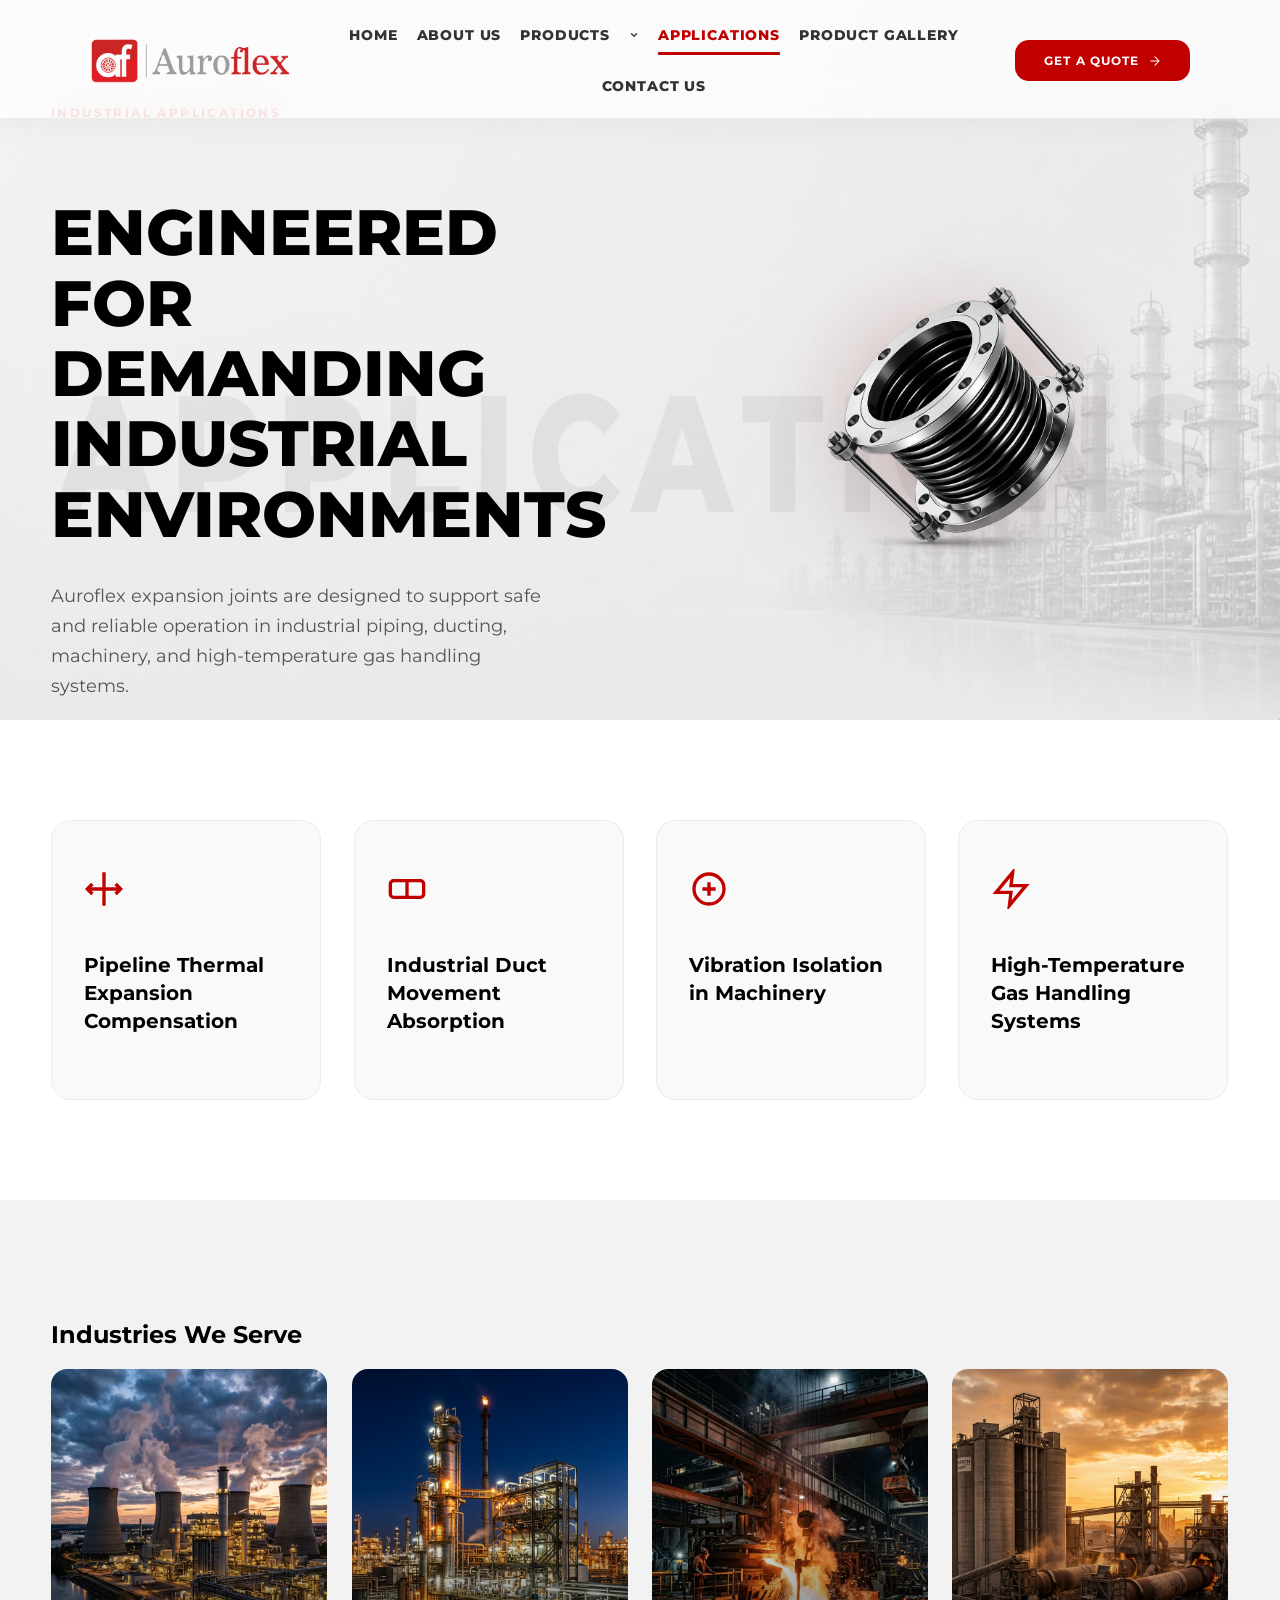
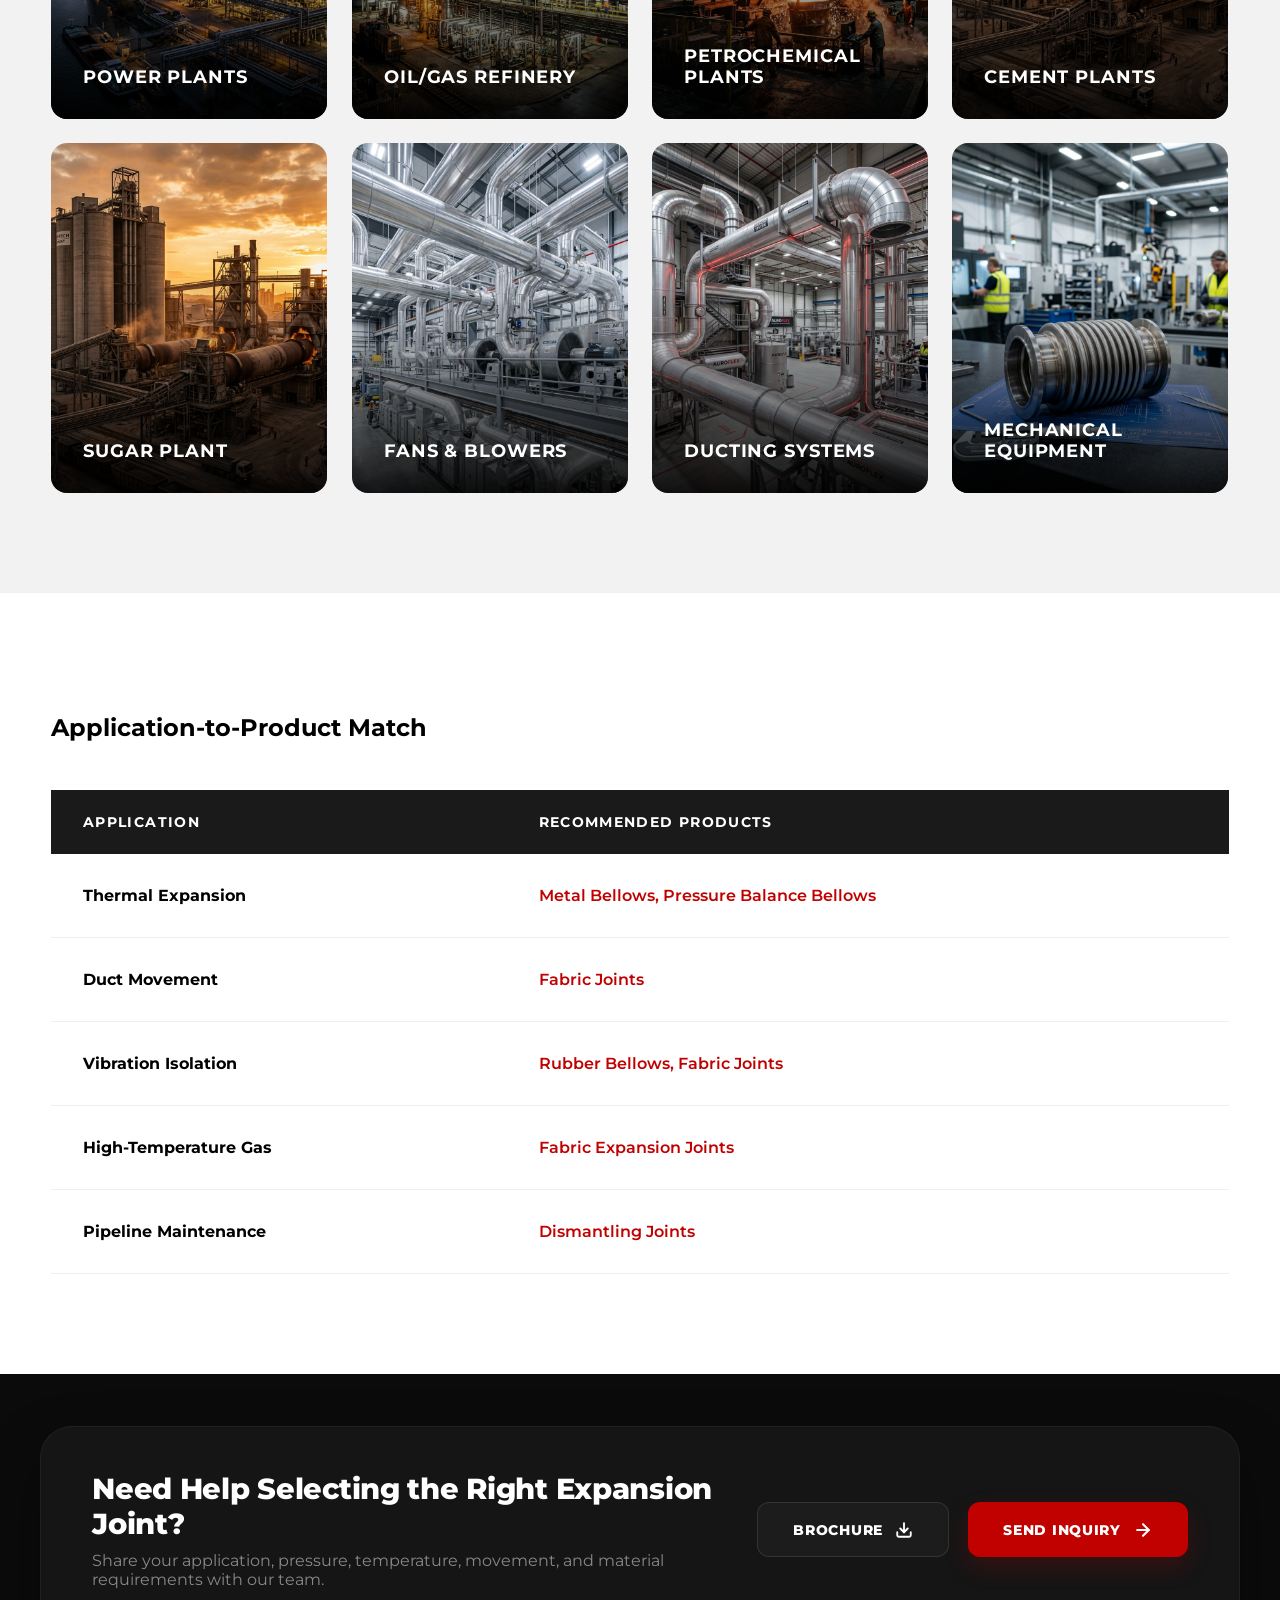
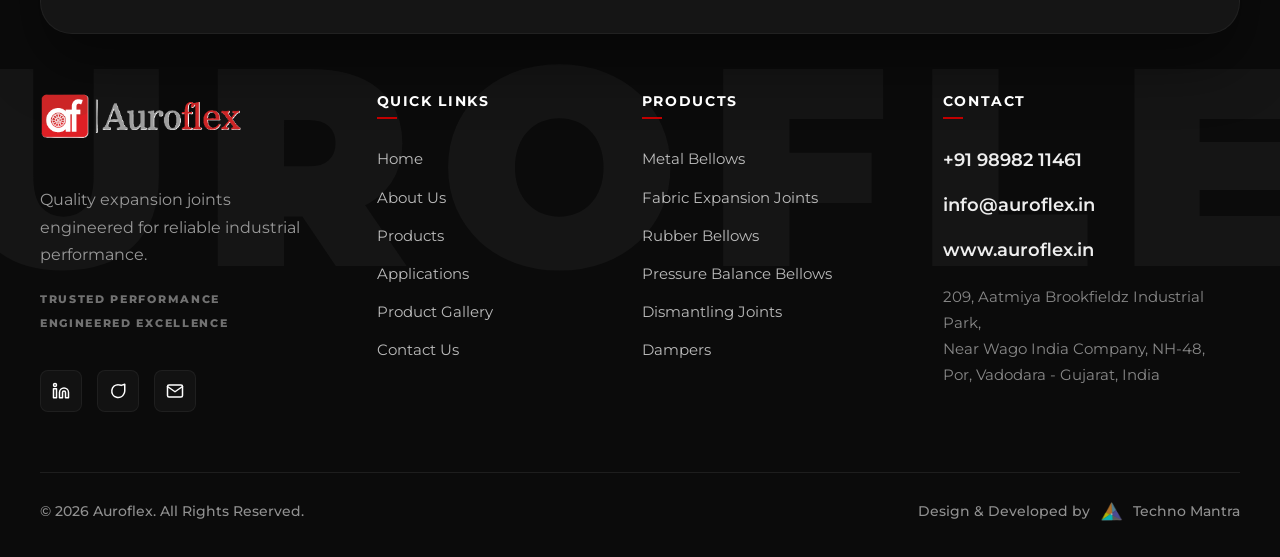
<file: applications.html>
<!DOCTYPE html>
<html lang="en">
  <head>
    <meta charset="UTF-8" />
    <meta name="viewport" content="width=device-width, initial-scale=1.0" />
    <title>Industrial Applications | Auroflex Engineering</title>
    <link rel="preconnect" href="https://fonts.googleapis.com" />
    <link rel="preconnect" href="https://fonts.gstatic.com" crossorigin />
    <link href="https://fonts.googleapis.com/css2?family=Montserrat:wght@400;500;600;700;800&display=swap" rel="stylesheet" />
    <link rel="stylesheet" href="style.css" />
    <link rel="stylesheet" href="applications.css" />
  </head>
  <body>
    <div data-include="partials/header.html"></div>

    <!-- 1. Applications Hero -->
    <section class="app-hero">
      <div class="app-hero__bg" aria-hidden="true"></div>
      <p class="app-hero__watermark" aria-hidden="true">APPLICATIONS</p>
      
      <div class="app-hero__container">
        <div class="app-hero__content reveal-on-scroll">
          <span class="app-hero__label">INDUSTRIAL APPLICATIONS</span>
          <h1 class="app-hero__title">
            Engineered for Demanding<br>
            Industrial Environments
          </h1>
          <p class="app-hero__desc">
            Auroflex expansion joints are designed to support safe and reliable operation in industrial piping, ducting, machinery, and high-temperature gas handling systems.
          </p>
        </div>
        <div class="app-hero__visual reveal-on-scroll">
          <div class="app-hero__glow"></div>
          <img src="images-used/product1.png" alt="Expansion Joint Application" class="app-hero__img" />
        </div>
      </div>
    </section>

    <!-- 2. Core Application Areas -->
    <section class="core-apps">
      <div class="section-container">
        <div class="core-grid">
          <div class="core-card reveal-on-scroll">
            <div class="core-card__icon">
              <svg width="40" height="40" viewBox="0 0 24 24" fill="none" stroke="currentColor" stroke-width="2"><path d="M12 2v20M2 12h20"/><path d="m19 9 3 3-3 3M5 9l-3 3 3 3"/></svg>
            </div>
            <h3 class="core-card__title">Pipeline Thermal Expansion Compensation</h3>
          </div>
          <div class="core-card reveal-on-scroll">
            <div class="core-card__icon">
              <svg width="40" height="40" viewBox="0 0 24 24" fill="none" stroke="currentColor" stroke-width="2"><rect x="2" y="7" width="20" height="10" rx="2"/><path d="M12 7v10"/></svg>
            </div>
            <h3 class="core-card__title">Industrial Duct Movement Absorption</h3>
          </div>
          <div class="core-card reveal-on-scroll">
            <div class="core-card__icon">
              <svg width="40" height="40" viewBox="0 0 24 24" fill="none" stroke="currentColor" stroke-width="2"><path d="M3 12a9 9 0 0 1 9-9 9 9 0 0 1 9 9 9 9 0 0 1-9 9 9 9 0 0 1-9-9Z"/><path d="M12 8v8M8 12h8"/></svg>
            </div>
            <h3 class="core-card__title">Vibration Isolation in Machinery</h3>
          </div>
          <div class="core-card reveal-on-scroll">
            <div class="core-card__icon">
              <svg width="40" height="40" viewBox="0 0 24 24" fill="none" stroke="currentColor" stroke-width="2"><path d="M13 2L3 14h9l-1 8 10-12h-9l1-8z"/></svg>
            </div>
            <h3 class="core-card__title">High-Temperature Gas Handling Systems</h3>
          </div>
        </div>
      </div>
    </section>

    <!-- 3. Industries We Serve -->
    <section class="industries">
      <div class="section-container">
        <header class="section-header reveal-on-scroll">
          <h2 class="section-title">Industries We Serve</h2>
        </header>
        <div class="industry-grid">
          <div class="industry-card reveal-on-scroll">
            <img src="images-used/industry_power_plant.png" alt="Power Plants" class="industry-card__img" />
            <div class="industry-card__overlay">
              <span class="industry-card__name">Power Plants</span>
            </div>
          </div>
          <div class="industry-card reveal-on-scroll">
            <img src="images-used/industry_petrochemical.png" alt="Oil and Gas Refinery" class="industry-card__img" />
            <div class="industry-card__overlay">
              <span class="industry-card__name">Oil/Gas Refinery</span>
            </div>
          </div>
          <div class="industry-card reveal-on-scroll">
            <img src="images-used/industry_steel.png" alt="Petrochemical Plants" class="industry-card__img" />
            <div class="industry-card__overlay">
              <span class="industry-card__name">Petrochemical Plants</span>
            </div>
          </div>
          <div class="industry-card reveal-on-scroll">
            <img src="images-used/industry_cement.png" alt="Cement Plants" class="industry-card__img" />
            <div class="industry-card__overlay">
              <span class="industry-card__name">Cement Plants</span>
            </div>
          </div>
          <div class="industry-card reveal-on-scroll">
            <img src="images-used/industry_cement.png" alt="Sugar Plant" class="industry-card__img" />
            <div class="industry-card__overlay">
              <span class="industry-card__name">Sugar Plant</span>
            </div>
          </div>
          <div class="industry-card reveal-on-scroll">
            <img src="images-used/industry_hvac.png" alt="Fans & Blowers" class="industry-card__img" />
            <div class="industry-card__overlay">
              <span class="industry-card__name">Fans & Blowers</span>
            </div>
          </div>
          <div class="industry-card reveal-on-scroll">
            <img src="images-used/industry_ducting.png" alt="Ducting Systems" class="industry-card__img" />
            <div class="industry-card__overlay">
              <span class="industry-card__name">Ducting Systems</span>
            </div>
          </div>
          <div class="industry-card reveal-on-scroll">
            <img src="auroflex_bellows_manufacturing_1777953911494.png" alt="Mechanical Equipment" class="industry-card__img" />
            <div class="industry-card__overlay">
              <span class="industry-card__name">Mechanical Equipment</span>
            </div>
          </div>
        </div>
      </div>
    </section>

    <!-- 4. Application-to-Product Match -->
    <section class="match-section">
      <div class="section-container">
        <header class="section-header reveal-on-scroll">
          <h2 class="section-title">Application-to-Product Match</h2>
        </header>
        <table class="match-table reveal-on-scroll">
          <thead>
            <tr>
              <th>Application</th>
              <th>Recommended Products</th>
            </tr>
          </thead>
          <tbody>
            <tr>
              <td class="match-app">Thermal Expansion</td>
              <td class="match-product">Metal Bellows, Pressure Balance Bellows</td>
            </tr>
            <tr>
              <td class="match-app">Duct Movement</td>
              <td class="match-product">Fabric Joints</td>
            </tr>
            <tr>
              <td class="match-app">Vibration Isolation</td>
              <td class="match-product">Rubber Bellows, Fabric Joints</td>
            </tr>
            <tr>
              <td class="match-app">High-Temperature Gas</td>
              <td class="match-product">Fabric Expansion Joints</td>
            </tr>
            <tr>
              <td class="match-app">Pipeline Maintenance</td>
              <td class="match-product">Dismantling Joints</td>
            </tr>
          </tbody>
        </table>
      </div>
    </section>

    <!-- 5. Inquiry CTA -->
    <footer class="site-footer">
      <div class="site-footer__container">
        <!-- CTA STRIP -->
        <div class="site-footer__cta-strip reveal-on-scroll">
          <div class="site-footer__cta-text">
            <h3 class="site-footer__cta-title">Need Help Selecting the Right Expansion Joint?</h3>
            <p class="site-footer__cta-desc">Share your application, pressure, temperature, movement, and material requirements with our team.</p>
          </div>
          <div class="site-footer__cta-actions">
            <a href="Auroflex Brochure_FINAL.pdf" download="Auroflex_Brochure.pdf" class="site-footer__cta-btn site-footer__cta-btn--outline">
              Brochure
              <svg width="18" height="18" viewBox="0 0 24 24" fill="none" stroke="currentColor" stroke-width="2.5" stroke-linecap="round" stroke-linejoin="round">
                <path d="M21 15v4a2 2 0 0 1-2 2H5a2 2 0 0 1-2-2v-4"></path>
                <polyline points="7 10 12 15 17 10"></polyline>
                <line x1="12" y1="15" x2="12" y2="3"></line>
              </svg>
            </a>
            <a href="contact.html" class="site-footer__cta-btn">
              Send Inquiry
              <svg width="20" height="20" viewBox="0 0 24 24" fill="none" stroke="currentColor" stroke-width="2.5" stroke-linecap="round" stroke-linejoin="round">
                <line x1="5" y1="12" x2="19" y2="12"></line>
                <polyline points="12 5 19 12 12 19"></polyline>
              </svg>
            </a>
          </div>
        </div>

        <!-- MAIN FOOTER GRID -->
        <div class="site-footer__main">
          <!-- COLUMN 1: BRAND -->
          <div class="site-footer__col site-footer__col--brand">
            <a class="site-logo" href="index.html" aria-label="Auroflex home">
              <img src="images-used/auroflex-logo.png" alt="Auroflex - Quality Expansion Joints" class="site-logo__img" />
            </a>
            <p class="site-footer__brand-desc">
              Quality expansion joints engineered for reliable industrial performance.
            </p>
            <div class="site-footer__tags">
              <span class="site-footer__tag">TRUSTED PERFORMANCE</span>
              <span class="site-footer__tag">ENGINEERED EXCELLENCE</span>
            </div>
            <div class="site-footer__social">
              <a href="#" class="site-footer__social-item" aria-label="LinkedIn">
                <svg width="18" height="18" viewBox="0 0 24 24" fill="none" stroke="currentColor" stroke-width="2" stroke-linecap="round" stroke-linejoin="round"><path d="M16 8a6 6 0 0 1 6 6v7h-4v-7a2 2 0 0 0-2-2 2 2 0 0 0-2 2v7h-4v-7a6 6 0 0 1 6-6z"></path><rect x="2" y="9" width="4" height="12"></rect><circle cx="4" cy="4" r="2"></circle></svg>
              </a>
              <a href="#" class="site-footer__social-item" aria-label="WhatsApp">
                <svg width="18" height="18" viewBox="0 0 24 24" fill="none" stroke="currentColor" stroke-width="2" stroke-linecap="round" stroke-linejoin="round"><path d="M21 11.5a8.38 8.38 0 0 1-.9 3.8 8.5 8.5 0 1 1-7.6-11.7 8.38 8.38 0 0 1 3.8.9L21 3z"></path></svg>
              </a>
              <a href="mailto:info@auroflex.in" class="site-footer__social-item" aria-label="Email">
                <svg width="18" height="18" viewBox="0 0 24 24" fill="none" stroke="currentColor" stroke-width="2" stroke-linecap="round" stroke-linejoin="round"><path d="M4 4h16c1.1 0 2 .9 2 2v12c0 1.1-.9 2-2 2H4c-1.1 0-2-.9-2-2V6c0-1.1.9-2 2-2z"></path><polyline points="22,6 12,13 2,6"></polyline></svg>
              </a>
            </div>
          </div>

          <!-- COLUMN 2: QUICK LINKS -->
          <div class="site-footer__col site-footer__col--links">
            <h4 class="site-footer__col-title">Quick Links</h4>
            <ul class="site-footer__list">
              <li><a href="index.html" class="site-footer__link">Home</a></li>
              <li><a href="about.html" class="site-footer__link">About Us</a></li>
              <li><a href="products.html" class="site-footer__link">Products</a></li>
              <li><a href="applications.html" class="site-footer__link">Applications</a></li>
              <li><a href="product-gallery.html" class="site-footer__link">Product Gallery</a></li>
              <li><a href="contact.html" class="site-footer__link">Contact Us</a></li>
            </ul>
          </div>

          <!-- COLUMN 3: PRODUCTS -->
          <div class="site-footer__col site-footer__col--products">
            <h4 class="site-footer__col-title">Products</h4>
            <ul class="site-footer__list">
              <li><a href="metal-bellows.html" class="site-footer__link">Metal Bellows</a></li>
              <li><a href="fabric-joints.html" class="site-footer__link">Fabric Expansion Joints</a></li>
              <li><a href="rubber-joints.html" class="site-footer__link">Rubber Bellows</a></li>
              <li><a href="pressure-balance.html" class="site-footer__link">Pressure Balance Bellows</a></li>
              <li><a href="dismantling-joints.html" class="site-footer__link">Dismantling Joints</a></li>
              <li><a href="dampers.html" class="site-footer__link">Dampers</a></li>
            </ul>
          </div>

          <!-- COLUMN 4: CONTACT -->
          <div class="site-footer__col site-footer__col--contact">
            <h4 class="site-footer__col-title">Contact</h4>
            <div class="site-footer__contact-info">
              <div class="site-footer__contact-item">
                <a href="tel:+919898211461">+91 98982 11461</a>
              </div>
              <div class="site-footer__contact-item">
                <a href="mailto:info@auroflex.in">info@auroflex.in</a>
              </div>
              <div class="site-footer__contact-item">
                <a href="http://www.auroflex.in" target="_blank">www.auroflex.in</a>
              </div>
              <div class="site-footer__address">
                <p>209, Aatmiya Brookfieldz Industrial Park,<br/>
                Near Wago India Company, NH-48,<br/>
                Por, Vadodara - Gujarat, India</p>
              </div>
            </div>
          </div>
        </div>

        <!-- BOTTOM STRIP -->
        <div class="site-footer__bottom">
          <div class="site-footer__copyright">
            &copy; 2026 Auroflex. All Rights Reserved.
          </div>
          <div class="site-footer__credits">
            Design & Developed by <img src="images-used/techno-mantra.png" alt="Techno Mantra" class="site-footer__credits-img" /> Techno Mantra
          </div>
        </div>
      </div>

      <!-- Watermark -->
      <div class="site-footer__watermark-mask" aria-hidden="true">
        <div class="site-footer__bg-watermark">AUROFLEX</div>
      </div>
    </footer>

    <script src="script.js"></script>
  </body>
</html>
</file>
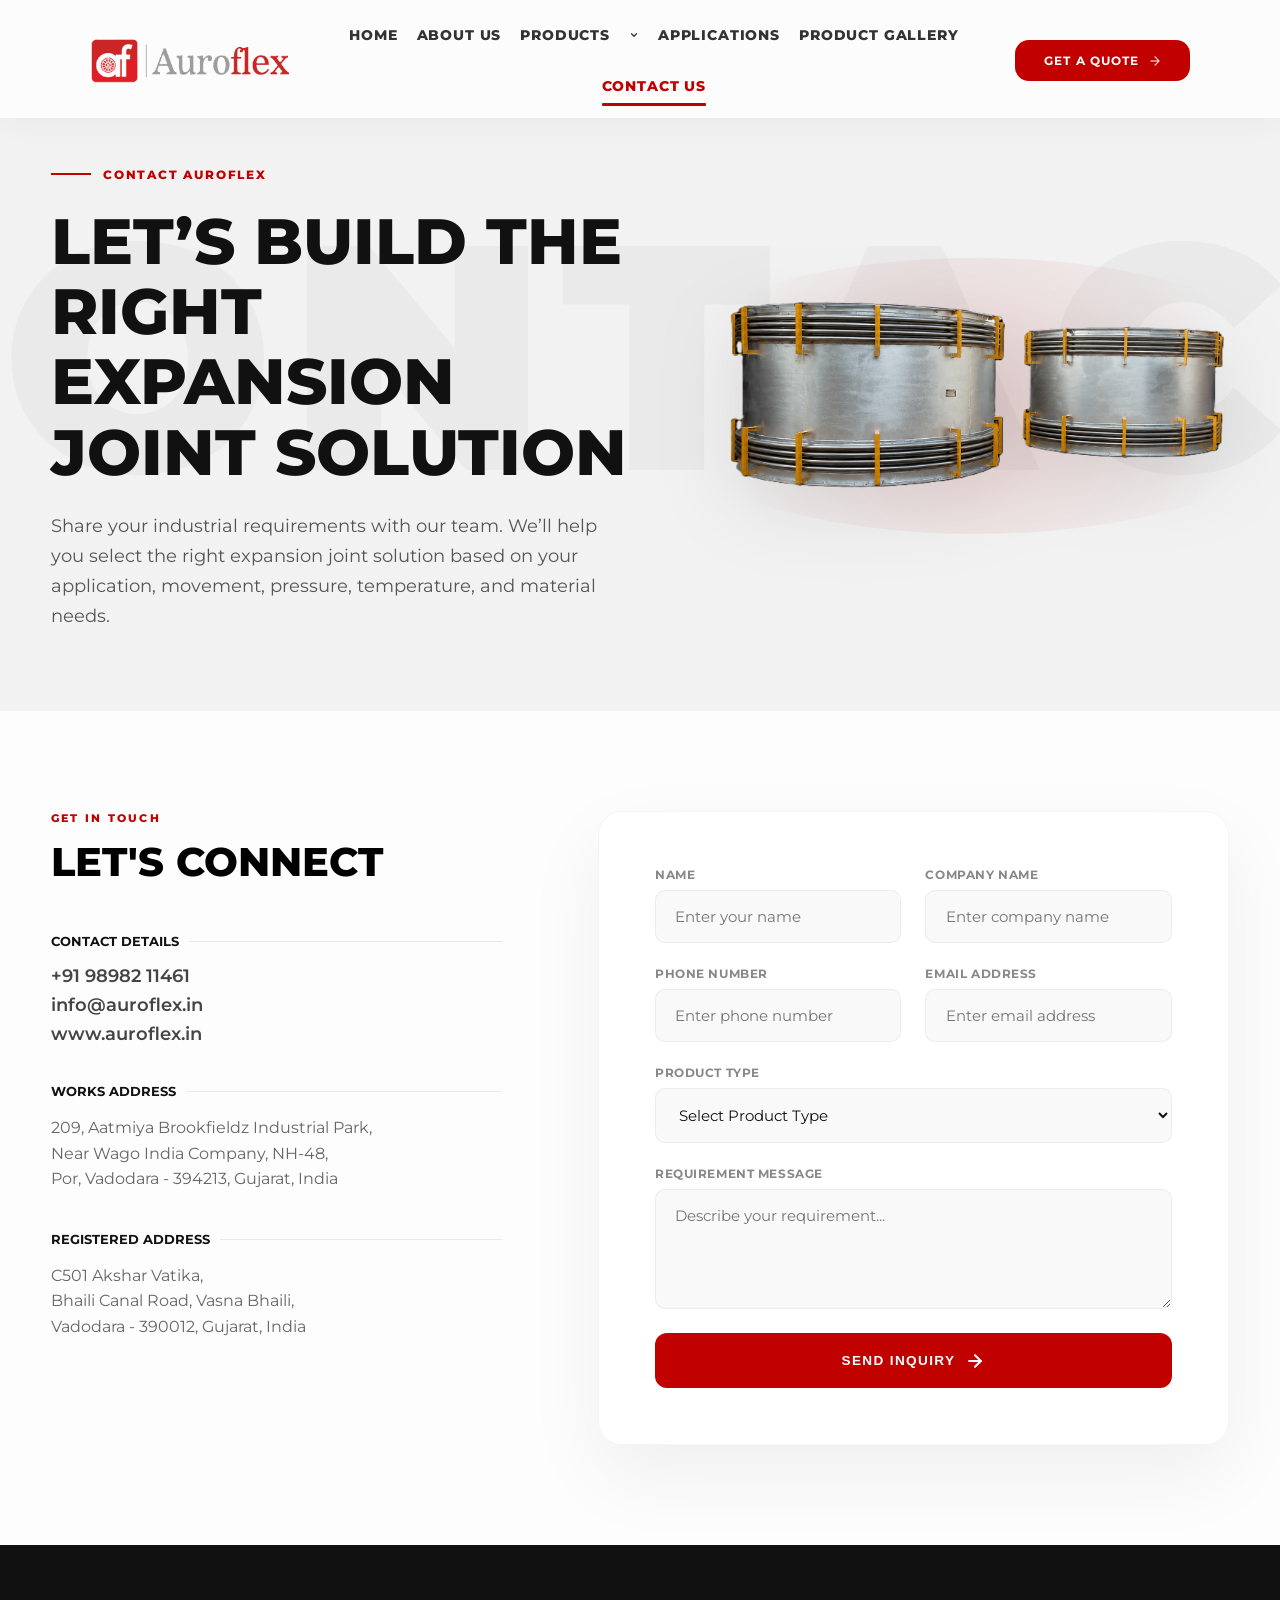
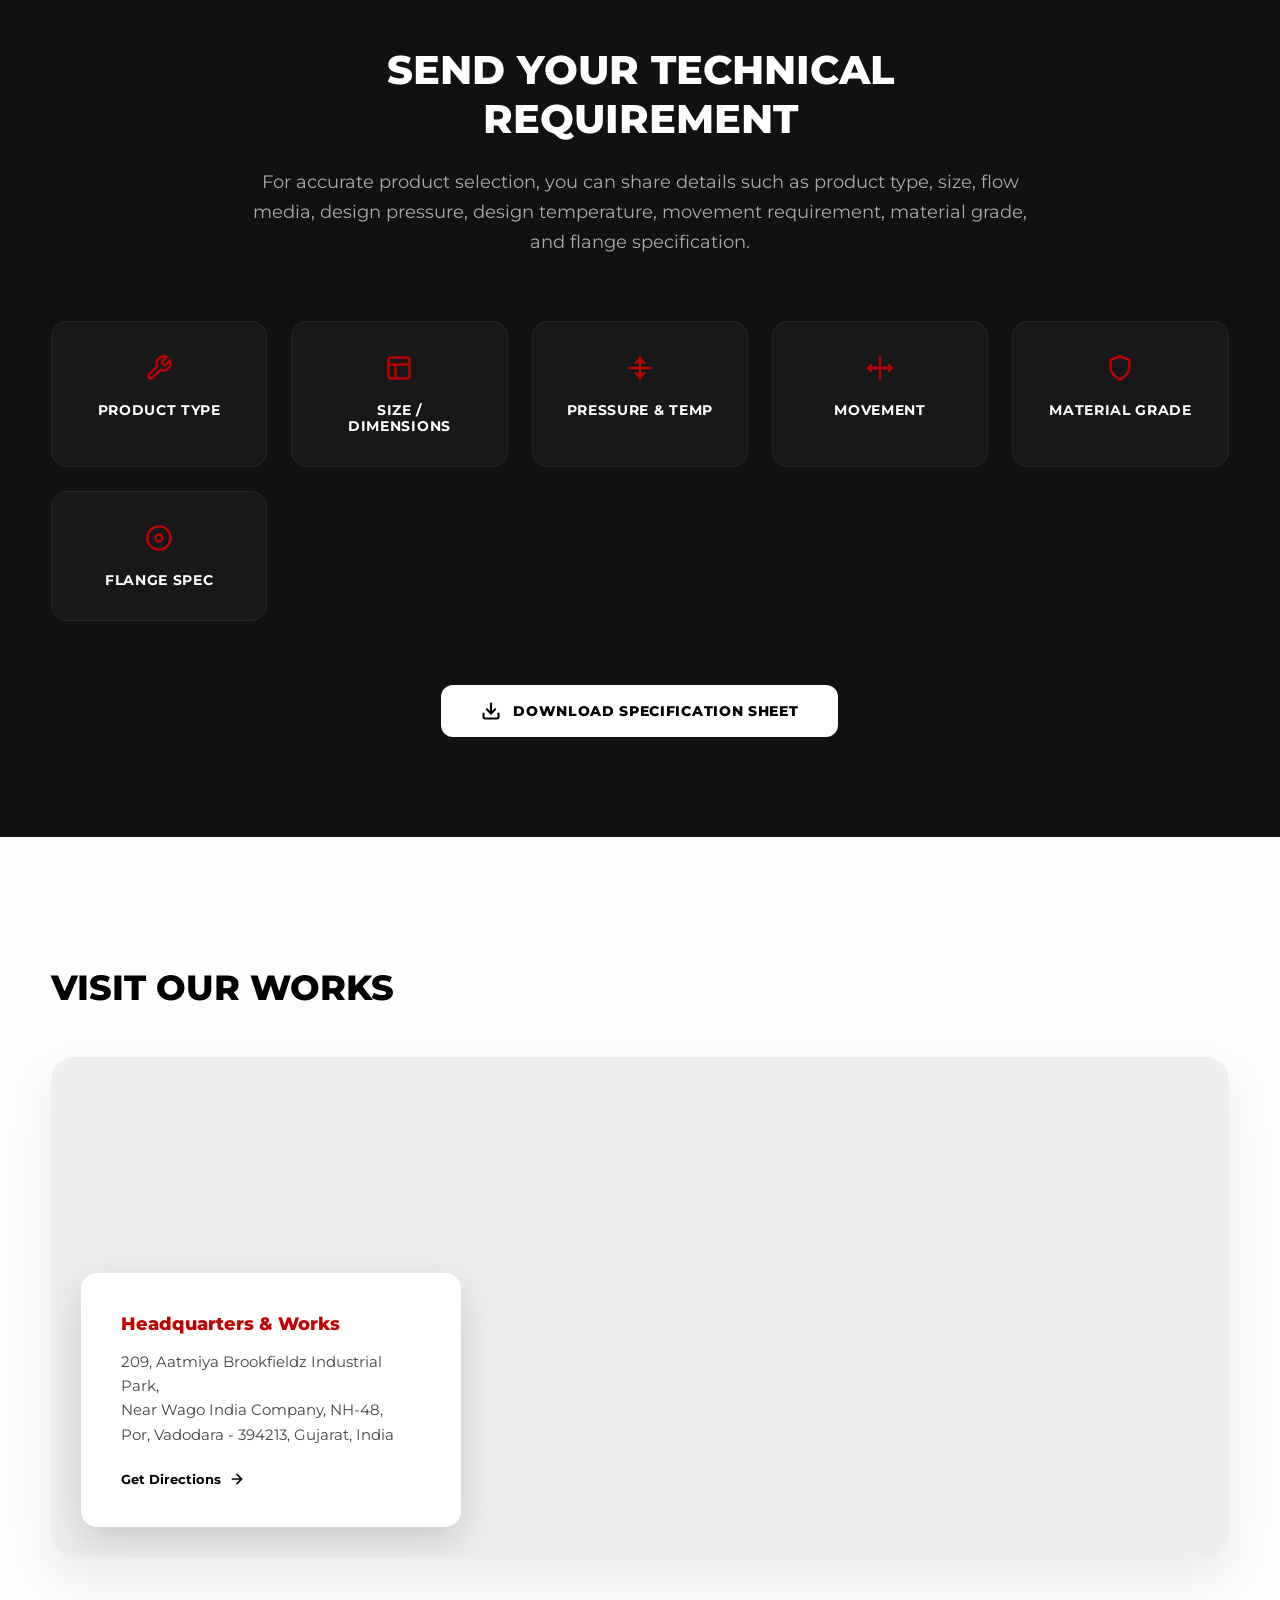
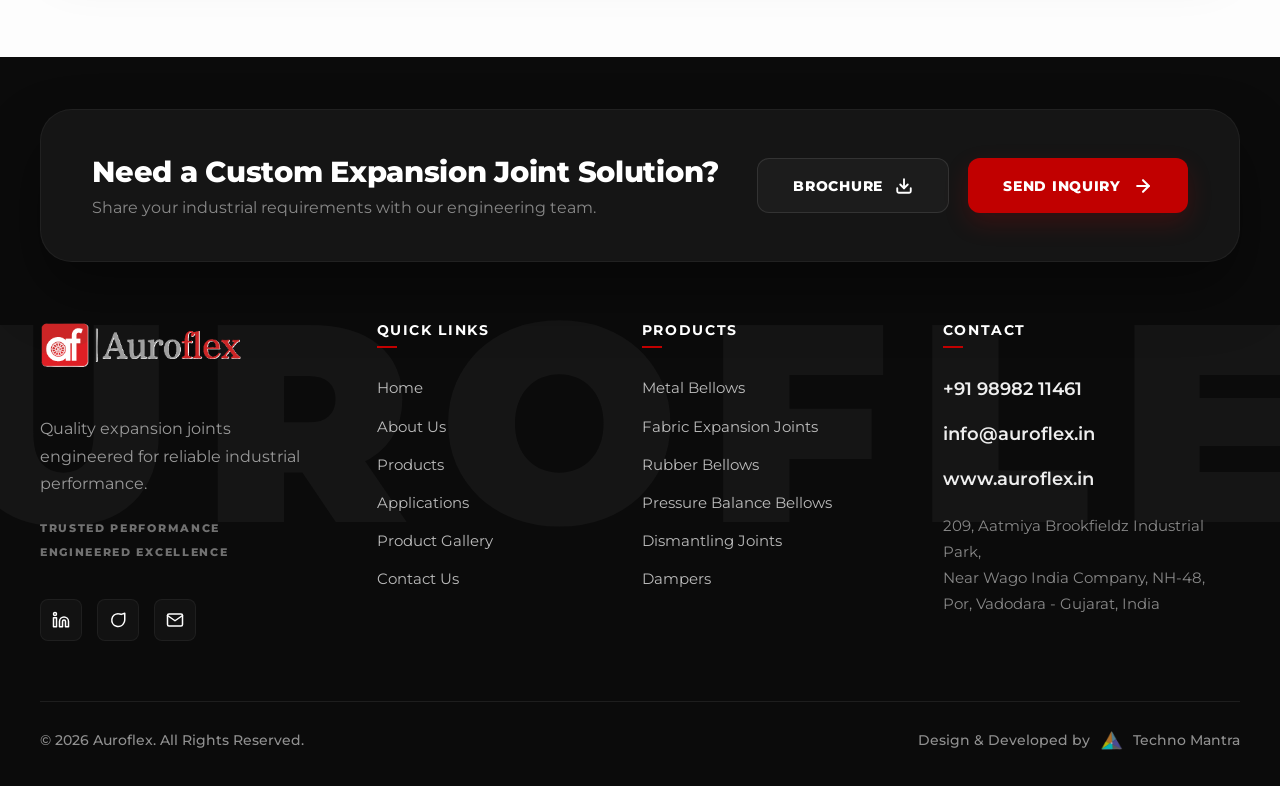
<file: contact.html>
<!DOCTYPE html>
<html lang="en">
  <head>
    <meta charset="UTF-8" />
    <meta name="viewport" content="width=device-width, initial-scale=1.0" />
    <title>Contact Us | Auroflex</title>
    <link rel="preconnect" href="https://fonts.googleapis.com" />
    <link rel="preconnect" href="https://fonts.gstatic.com" crossorigin />
    <link
      href="https://fonts.googleapis.com/css2?family=Montserrat:wght@400;500;600;700;800&display=swap"
      rel="stylesheet"
    />
    <link rel="stylesheet" href="style.css" />
    <link rel="stylesheet" href="contact.css" />
  </head>
  <body class="contact-page">
    <div data-include="partials/header.html"></div>

    <main>
      <!-- 1. Contact Hero -->
      <section class="contact-hero">
        <div class="contact-hero__watermark">CONTACT</div>
        <div class="contact-hero__container">
          <div class="contact-hero__layout">
            <div class="contact-hero__content reveal-on-scroll">
              <div class="contact-hero__tag">
                <span class="contact-hero__tag-line"></span>
                CONTACT AUROFLEX
              </div>
              <h1 class="contact-hero__title">
                Let’s Build the Right <br/>
                <span class="contact-hero__title--accent">Expansion Joint Solution</span>
              </h1>
              <p class="contact-hero__desc">
                Share your industrial requirements with our team. We’ll help you select the right expansion joint solution based on your application, movement, pressure, temperature, and material needs.
              </p>
            </div>
            <div class="contact-hero__visual reveal-on-scroll">
              <div class="contact-hero__img-wrap">
                <img src="images-used/metalballow-1.png" alt="Expansion Joint" class="contact-hero__img" />
                <div class="contact-hero__glow"></div>
              </div>
            </div>
          </div>
        </div>
      </section>

      <!-- 2. Contact Information + Inquiry Form -->
      <section class="contact-section">
        <div class="contact-grid">
          <!-- Left: Information -->
          <div class="contact-info reveal-on-scroll">
            <span class="contact-info__tag">Get in Touch</span>
            <h2 class="contact-info__title">Let's Connect</h2>
            
            <div class="contact-info__block">
              <div class="contact-info__label">Contact Details</div>
              <div class="contact-info__item">
                <a href="tel:+919898211461" class="contact-info__link">+91 98982 11461</a>
                <a href="mailto:info@auroflex.in" class="contact-info__link">info@auroflex.in</a>
                <a href="http://www.auroflex.in" class="contact-info__link" target="_blank">www.auroflex.in</a>
              </div>
            </div>

            <div class="contact-info__block">
              <div class="contact-info__label">Works Address</div>
              <address class="contact-info__address">
                209, Aatmiya Brookfieldz Industrial Park,<br/>
                Near Wago India Company, NH-48,<br/>
                Por, Vadodara - 394213, Gujarat, India
              </address>
            </div>

            <div class="contact-info__block">
              <div class="contact-info__label">Registered Address</div>
              <address class="contact-info__address">
                C501 Akshar Vatika,<br/>
                Bhaili Canal Road, Vasna Bhaili,<br/>
                Vadodara - 390012, Gujarat, India
              </address>
            </div>
          </div>

          <!-- Right: Form -->
          <div class="inquiry-form reveal-on-scroll">
            <form action="send-inquiry.php" method="POST">
              <div class="form-grid">
                <div class="form-group">
                  <label class="form-label">Name</label>
                  <input type="text" name="name" class="form-input" placeholder="Enter your name" required />
                </div>
                <div class="form-group">
                  <label class="form-label">Company Name</label>
                  <input type="text" name="company" class="form-input" placeholder="Enter company name" />
                </div>
                <div class="form-group">
                  <label class="form-label">Phone Number</label>
                  <input type="tel" name="phone" class="form-input" placeholder="Enter phone number" required />
                </div>
                <div class="form-group">
                  <label class="form-label">Email Address</label>
                  <input type="email" name="email" class="form-input" placeholder="Enter email address" required />
                </div>
                <div class="form-group form-group--full">
                  <label class="form-label">Product Type</label>
                  <select name="product_type" class="form-input">
                    <option value="">Select Product Type</option>
                    <option value="metal">Metal Bellows</option>
                    <option value="fabric">Fabric Expansion Joints</option>
                    <option value="rubber">Rubber Bellows</option>
                    <option value="dampers">Dampers</option>
                    <option value="dismantling">Dismantling Joints</option>
                  </select>
                </div>
                <div class="form-group form-group--full">
                  <label class="form-label">Requirement Message</label>
                  <textarea name="message" class="form-input" placeholder="Describe your requirement..."></textarea>
                </div>
              </div>
              <button type="submit" class="form-submit">
                Send Inquiry
                <svg width="20" height="20" viewBox="0 0 24 24" fill="none" stroke="currentColor" stroke-width="2.5" stroke-linecap="round" stroke-linejoin="round">
                  <line x1="5" y1="12" x2="19" y2="12"></line>
                  <polyline points="12 5 19 12 12 19"></polyline>
                </svg>
              </button>
            </form>
          </div>
        </div>
      </section>

      <!-- 3. Specification Support Section -->
      <section class="spec-section">
        <div class="spec-container">
          <header class="spec-header reveal-on-scroll">
            <h2 class="spec-title">Send Your Technical Requirement</h2>
            <p class="spec-desc">
              For accurate product selection, you can share details such as product type, size, flow media, design pressure, design temperature, movement requirement, material grade, and flange specification.
            </p>
          </header>

          <div class="spec-grid reveal-on-scroll">
            <div class="spec-card">
              <div class="spec-card__icon">
                <svg width="28" height="28" viewBox="0 0 24 24" fill="none" stroke="currentColor" stroke-width="2"><path d="M14.7 6.3a1 1 0 0 0 0 1.4l1.6 1.6a1 1 0 0 0 1.4 0l3.77-3.77a6 6 0 0 1-7.94 7.94l-6.91 6.91a2.12 2.12 0 0 1-3-3l6.91-6.91a6 6 0 0 1 7.94-7.94l-3.76 3.76z"/></svg>
              </div>
              <div class="spec-card__name">Product Type</div>
            </div>
            <div class="spec-card">
              <div class="spec-card__icon">
                <svg width="28" height="28" viewBox="0 0 24 24" fill="none" stroke="currentColor" stroke-width="2"><rect x="3" y="3" width="18" height="18" rx="2"/><path d="M3 9h18"/><path d="M9 21V9"/></svg>
              </div>
              <div class="spec-card__name">Size / Dimensions</div>
            </div>
            <div class="spec-card">
              <div class="spec-card__icon">
                <svg width="28" height="28" viewBox="0 0 24 24" fill="none" stroke="currentColor" stroke-width="2"><path d="M12 2v20M2 12h20"/><path d="m16 8-4-4-4 4M16 16l-4 4-4-4"/></svg>
              </div>
              <div class="spec-card__name">Pressure & Temp</div>
            </div>
            <div class="spec-card">
              <div class="spec-card__icon">
                <svg width="28" height="28" viewBox="0 0 24 24" fill="none" stroke="currentColor" stroke-width="2"><path d="M12 2v20M2 12h20"/><path d="m19 9 3 3-3 3M5 9l-3 3 3 3"/></svg>
              </div>
              <div class="spec-card__name">Movement</div>
            </div>
            <div class="spec-card">
              <div class="spec-card__icon">
                <svg width="28" height="28" viewBox="0 0 24 24" fill="none" stroke="currentColor" stroke-width="2"><path d="M12 22s8-4 8-10V5l-8-3-8 3v7c0 6 8 10 8 10z"/></svg>
              </div>
              <div class="spec-card__name">Material Grade</div>
            </div>
            <div class="spec-card">
              <div class="spec-card__icon">
                <svg width="28" height="28" viewBox="0 0 24 24" fill="none" stroke="currentColor" stroke-width="2"><circle cx="12" cy="12" r="10"/><circle cx="12" cy="12" r="3"/></svg>
              </div>
              <div class="spec-card__name">Flange Spec</div>
            </div>
          </div>

          <div class="spec-cta reveal-on-scroll">
            <a href="Bellow Application Specification Sheet.pdf" download="Bellow_Application_Specification_Sheet.pdf" class="spec-btn">
              <svg width="20" height="20" viewBox="0 0 24 24" fill="none" stroke="currentColor" stroke-width="2.5" stroke-linecap="round" stroke-linejoin="round"><path d="M21 15v4a2 2 0 0 1-2 2H5a2 2 0 0 1-2-2v-4"/><polyline points="7 10 12 15 17 10"/><line x1="12" y1="15" x2="12" y2="3"/></svg>
              Download Specification Sheet
            </a>
          </div>
        </div>
      </section>

      <!-- 4. Map / Location Section -->
      <section class="map-section">
        <header class="map-header reveal-on-scroll">
          <h2 class="map-title">Visit Our Works</h2>
        </header>
        
        <div class="map-viewport reveal-on-scroll">
          <!-- Google Maps Embed (Vadodara) -->
          <iframe 
            class="map-iframe"
            src="https://www.google.com/maps/embed?pb=!1m18!1m12!1m3!1d14774.22557444319!2d73.181822!3d22.2198!2m3!1f0!2f0!3f0!3m2!1i1024!2i768!4f13.1!3m3!1m2!1s0x395fc04555555555%3A0x5555555555555555!2sPor%2C%20Gujarat!5e0!3m2!1sen!2sin!4v1715053000000!5m2!1sen!2sin" 
            allowfullscreen="" 
            loading="lazy" 
            referrerpolicy="no-referrer-when-downgrade">
          </iframe>

          <div class="map-card">
            <h3 class="map-card__title">Headquarters & Works</h3>
            <p class="map-card__address">
              209, Aatmiya Brookfieldz Industrial Park,<br/>
              Near Wago India Company, NH-48,<br/>
              Por, Vadodara - 394213, Gujarat, India
            </p>
            <a href="https://maps.google.com" target="_blank" class="map-card__btn">
              Get Directions 
              <svg width="16" height="16" viewBox="0 0 24 24" fill="none" stroke="currentColor" stroke-width="2.5" stroke-linecap="round" stroke-linejoin="round">
                <path d="M5 12h14M12 5l7 7-7 7"/>
              </svg>
            </a>
          </div>
        </div>
      </section>
    </main>

    <footer class="site-footer">
      <div class="site-footer__container">
        <!-- TOP CTA STRIP -->
        <div class="site-footer__cta-strip">
          <div class="site-footer__cta-content">
            <h3 class="site-footer__cta-title">Need a Custom Expansion Joint Solution?</h3>
            <p class="site-footer__cta-desc">Share your industrial requirements with our engineering team.</p>
          </div>
          <div class="site-footer__cta-actions">
            <a href="Auroflex Brochure_FINAL.pdf" download="Auroflex_Brochure.pdf" class="site-footer__cta-btn site-footer__cta-btn--outline">
              Brochure
              <svg width="18" height="18" viewBox="0 0 24 24" fill="none" stroke="currentColor" stroke-width="2.5" stroke-linecap="round" stroke-linejoin="round">
                <path d="M21 15v4a2 2 0 0 1-2 2H5a2 2 0 0 1-2-2v-4"></path>
                <polyline points="7 10 12 15 17 10"></polyline>
                <line x1="12" y1="15" x2="12" y2="3"></line>
              </svg>
            </a>
            <a href="contact.html" class="site-footer__cta-btn">
              Send Inquiry
              <svg width="20" height="20" viewBox="0 0 24 24" fill="none" stroke="currentColor" stroke-width="2.5" stroke-linecap="round" stroke-linejoin="round">
                <line x1="5" y1="12" x2="19" y2="12"></line>
                <polyline points="12 5 19 12 12 19"></polyline>
              </svg>
            </a>
          </div>
        </div>

        <!-- MAIN FOOTER GRID -->
        <div class="site-footer__main">
          <!-- COLUMN 1: BRAND -->
          <div class="site-footer__col site-footer__col--brand">
            <a class="site-logo" href="index.html" aria-label="Auroflex home">
              <img src="images-used/auroflex-logo.png" alt="Auroflex - Quality Expansion Joints" class="site-logo__img" />
            </a>
            <p class="site-footer__brand-desc">
              Quality expansion joints engineered for reliable industrial performance.
            </p>
            <div class="site-footer__tags">
              <span class="site-footer__tag">TRUSTED PERFORMANCE</span>
              <span class="site-footer__tag">ENGINEERED EXCELLENCE</span>
            </div>
            <div class="site-footer__social">
              <a href="#" class="site-footer__social-item" aria-label="LinkedIn">
                <svg width="18" height="18" viewBox="0 0 24 24" fill="none" stroke="currentColor" stroke-width="2" stroke-linecap="round" stroke-linejoin="round"><path d="M16 8a6 6 0 0 1 6 6v7h-4v-7a2 2 0 0 0-2-2 2 2 0 0 0-2 2v7h-4v-7a6 6 0 0 1 6-6z"></path><rect x="2" y="9" width="4" height="12"></rect><circle cx="4" cy="4" r="2"></circle></svg>
              </a>
              <a href="#" class="site-footer__social-item" aria-label="WhatsApp">
                <svg width="18" height="18" viewBox="0 0 24 24" fill="none" stroke="currentColor" stroke-width="2" stroke-linecap="round" stroke-linejoin="round"><path d="M21 11.5a8.38 8.38 0 0 1-.9 3.8 8.5 8.5 0 1 1-7.6-11.7 8.38 8.38 0 0 1 3.8.9L21 3z"></path></svg>
              </a>
              <a href="mailto:info@auroflex.in" class="site-footer__social-item" aria-label="Email">
                <svg width="18" height="18" viewBox="0 0 24 24" fill="none" stroke="currentColor" stroke-width="2" stroke-linecap="round" stroke-linejoin="round"><path d="M4 4h16c1.1 0 2 .9 2 2v12c0 1.1-.9 2-2 2H4c-1.1 0-2-.9-2-2V6c0-1.1.9-2 2-2z"></path><polyline points="22,6 12,13 2,6"></polyline></svg>
              </a>
            </div>
          </div>

          <!-- COLUMN 2: QUICK LINKS -->
          <div class="site-footer__col site-footer__col--links">
            <h4 class="site-footer__col-title">Quick Links</h4>
            <ul class="site-footer__list">
              <li><a href="index.html" class="site-footer__link">Home</a></li>
              <li><a href="about.html" class="site-footer__link">About Us</a></li>
              <li><a href="products.html" class="site-footer__link">Products</a></li>
              <li><a href="applications.html" class="site-footer__link">Applications</a></li>
              <li><a href="product-gallery.html" class="site-footer__link">Product Gallery</a></li>
              <li><a href="contact.html" class="site-footer__link">Contact Us</a></li>
            </ul>
          </div>

          <!-- COLUMN 3: PRODUCTS -->
          <div class="site-footer__col site-footer__col--products">
            <h4 class="site-footer__col-title">Products</h4>
            <ul class="site-footer__list">
              <li><a href="metal-bellows.html" class="site-footer__link">Metal Bellows</a></li>
              <li><a href="fabric-joints.html" class="site-footer__link">Fabric Expansion Joints</a></li>
              <li><a href="rubber-joints.html" class="site-footer__link">Rubber Bellows</a></li>
              <li><a href="pressure-balance.html" class="site-footer__link">Pressure Balance Bellows</a></li>
              <li><a href="dismantling-joints.html" class="site-footer__link">Dismantling Joints</a></li>
              <li><a href="dampers.html" class="site-footer__link">Dampers</a></li>
            </ul>
          </div>

          <!-- COLUMN 4: CONTACT -->
          <div class="site-footer__col site-footer__col--contact">
            <h4 class="site-footer__col-title">Contact</h4>
            <div class="site-footer__contact-info">
              <div class="site-footer__contact-item">
                <a href="tel:+919898211461">+91 98982 11461</a>
              </div>
              <div class="site-footer__contact-item">
                <a href="mailto:info@auroflex.in">info@auroflex.in</a>
              </div>
              <div class="site-footer__contact-item">
                <a href="http://www.auroflex.in" target="_blank">www.auroflex.in</a>
              </div>
              <div class="site-footer__address">
                <p>209, Aatmiya Brookfieldz Industrial Park,<br/>
                Near Wago India Company, NH-48,<br/>
                Por, Vadodara - Gujarat, India</p>
              </div>
            </div>
          </div>
        </div>

        <!-- BOTTOM STRIP -->
        <div class="site-footer__bottom">
          <div class="site-footer__copyright">
            &copy; 2026 Auroflex. All Rights Reserved.
          </div>
          <div class="site-footer__credits">
            Design & Developed by <img src="images-used/techno-mantra.png" alt="Techno Mantra" class="site-footer__credits-img" /> Techno Mantra
          </div>
        </div>
      </div>

      <!-- Watermark -->
      <div class="site-footer__watermark-mask" aria-hidden="true">
        <div class="site-footer__bg-watermark">AUROFLEX</div>
      </div>
    </footer>

    <script src="script.js"></script>
    <!-- Success Message Script -->
    <script>
      window.addEventListener('DOMContentLoaded', () => {
        const urlParams = new URLSearchParams(window.location.search);
        if (urlParams.get('status') === 'success') {
          // Create a simple premium toast/alert
          const alert = document.createElement('div');
          alert.style.cssText = `
            position: fixed;
            top: 30px;
            left: 50%;
            transform: translateX(-50%);
            background: #1a1a1a;
            color: #fff;
            padding: 1.2rem 2.5rem;
            border-radius: 16px;
            box-shadow: 0 20px 40px rgba(0,0,0,0.4);
            border: 1px solid rgba(193, 0, 0, 0.3);
            z-index: 10000;
            display: flex;
            align-items: center;
            gap: 15px;
            font-weight: 600;
            animation: slideDown 0.5s ease forwards;
          `;
          alert.innerHTML = `
            <svg width="24" height="24" viewBox="0 0 24 24" fill="none" stroke="#c10000" stroke-width="3" stroke-linecap="round" stroke-linejoin="round"><polyline points="20 6 9 17 4 12"></polyline></svg>
            Inquiry Sent Successfully! We will contact you soon.
          `;
          document.body.appendChild(alert);

          // Add slideDown animation
          const style = document.createElement('style');
          style.innerHTML = `
            @keyframes slideDown {
              from { transform: translate(-50%, -100px); opacity: 0; }
              to { transform: translate(-50%, 0); opacity: 1; }
            }
          `;
          document.head.appendChild(style);

          // Remove after 5 seconds
          setTimeout(() => {
            alert.style.opacity = '0';
            alert.style.transform = 'translate(-50%, -20px)';
            alert.style.transition = 'all 0.5s ease';
            setTimeout(() => alert.remove(), 500);
          }, 5000);

          // Clean URL
          window.history.replaceState({}, document.title, window.location.pathname);
        }
      });
    </script>
  </body>
</html>
</file>
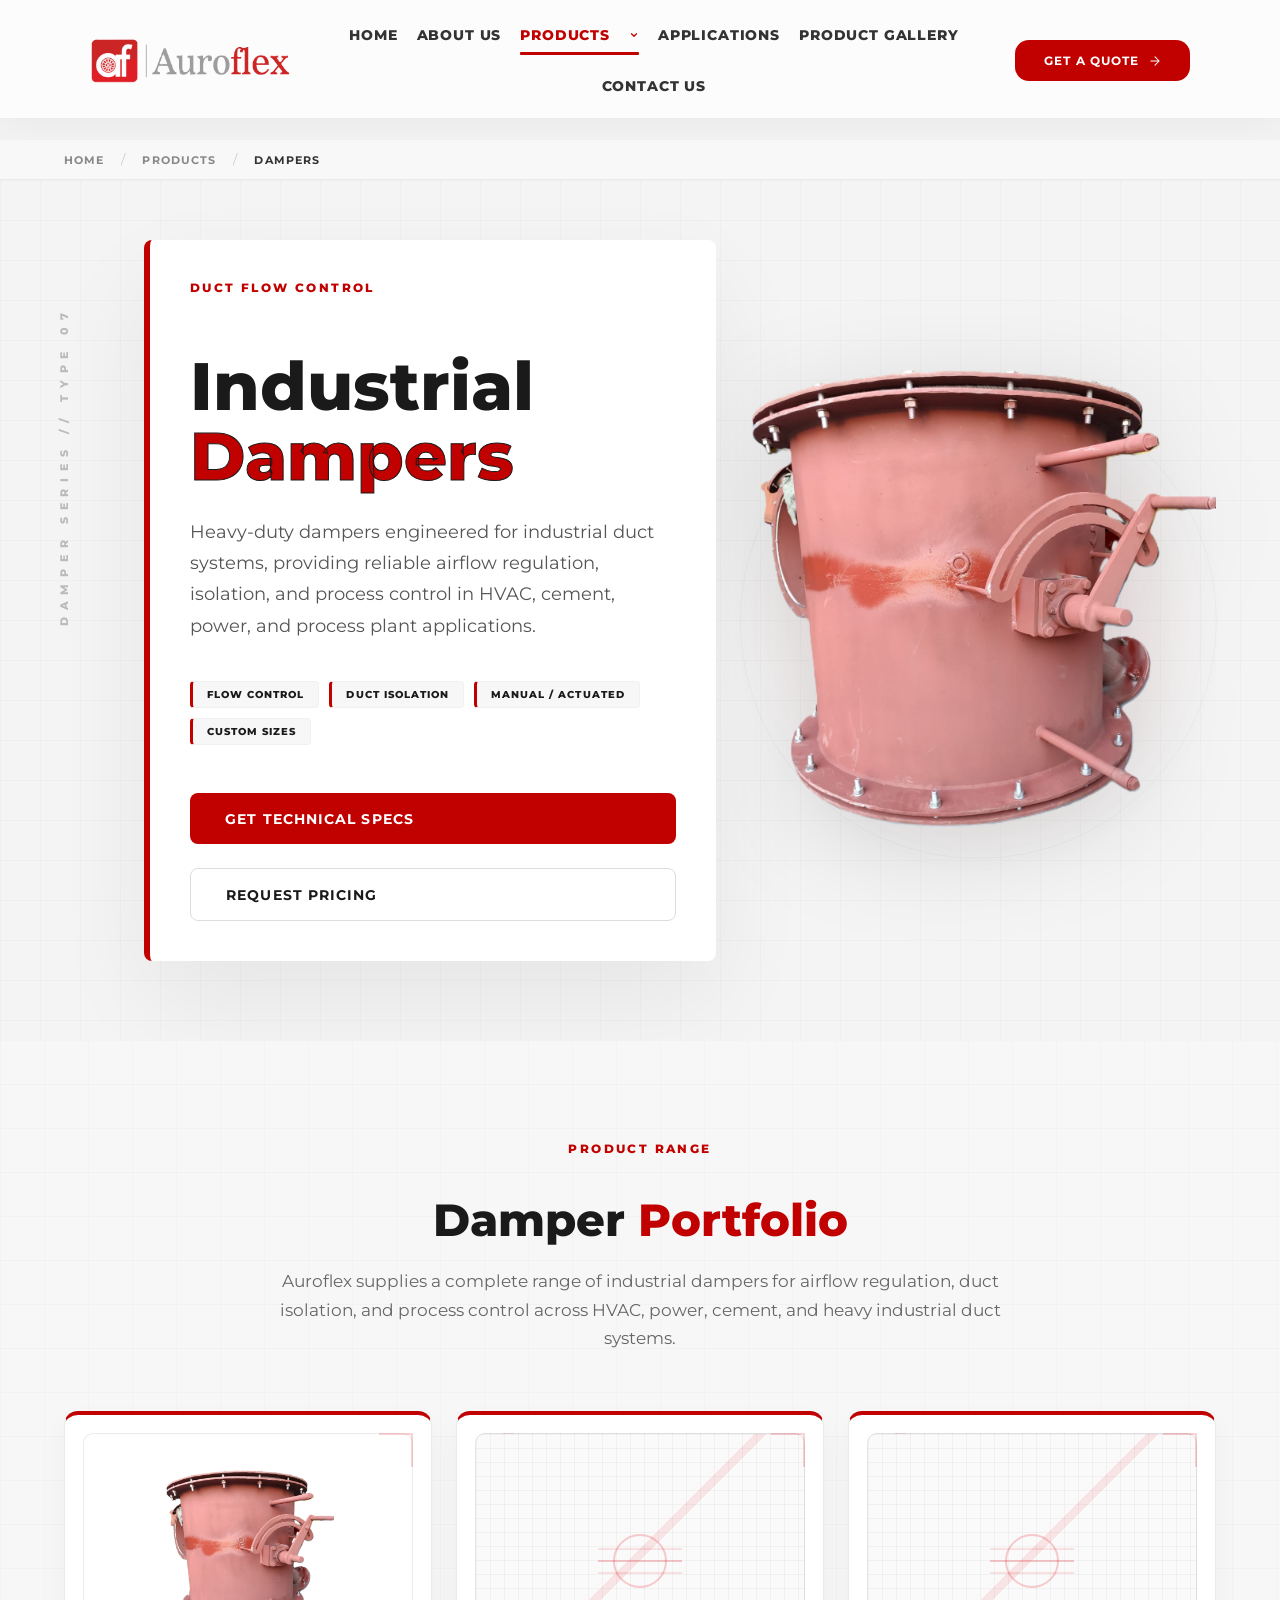
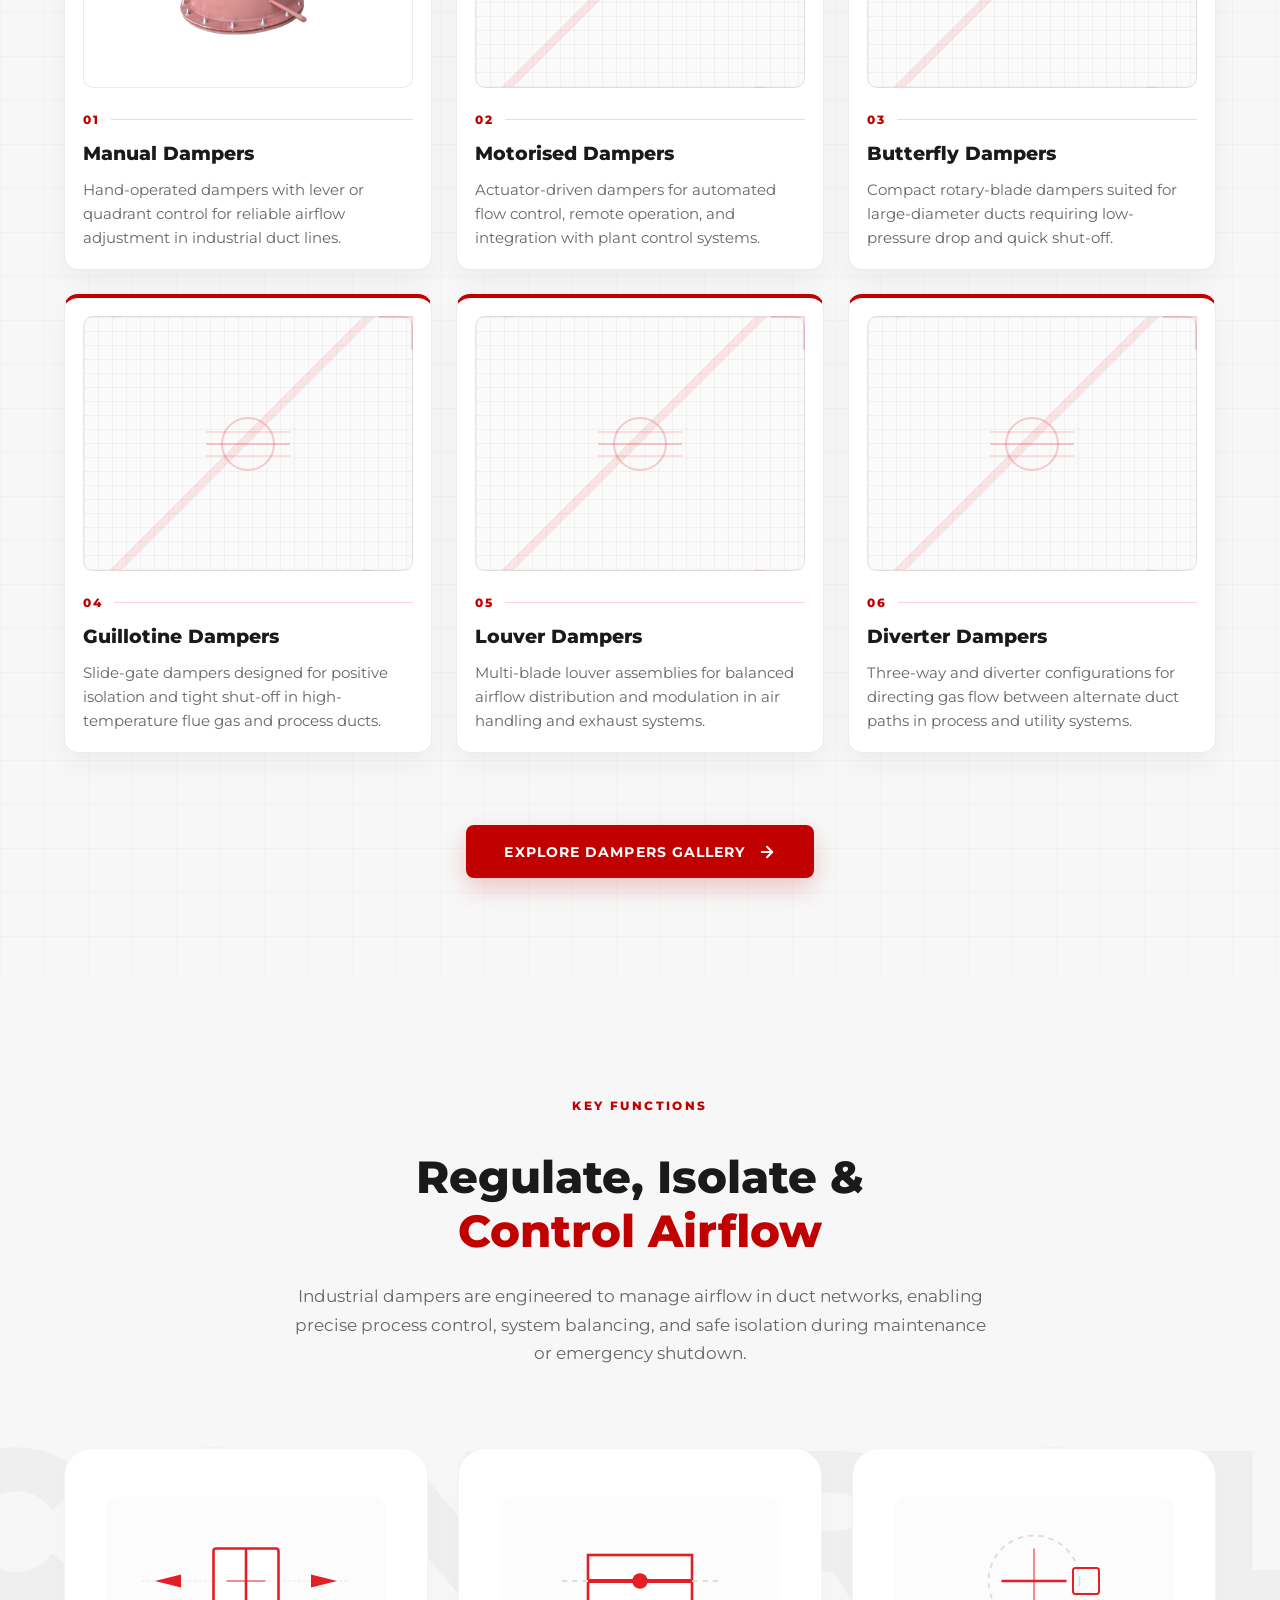
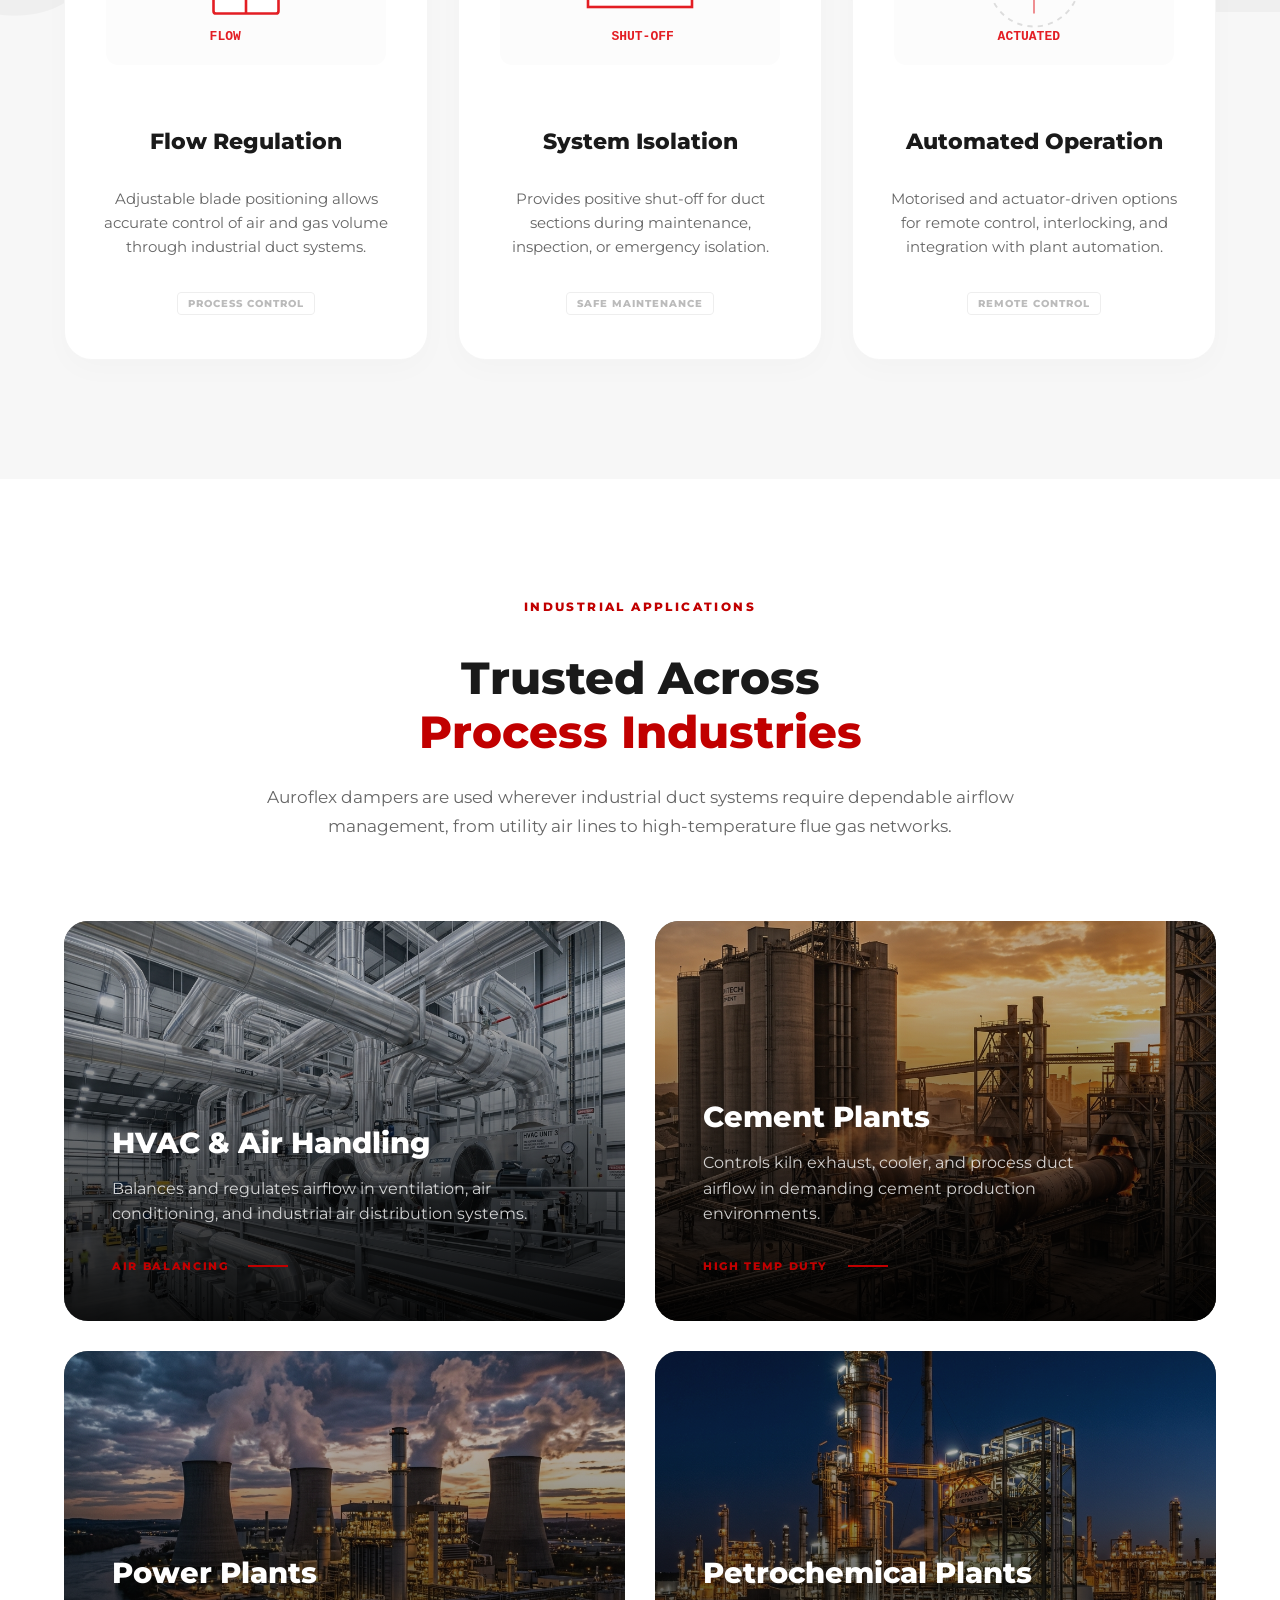
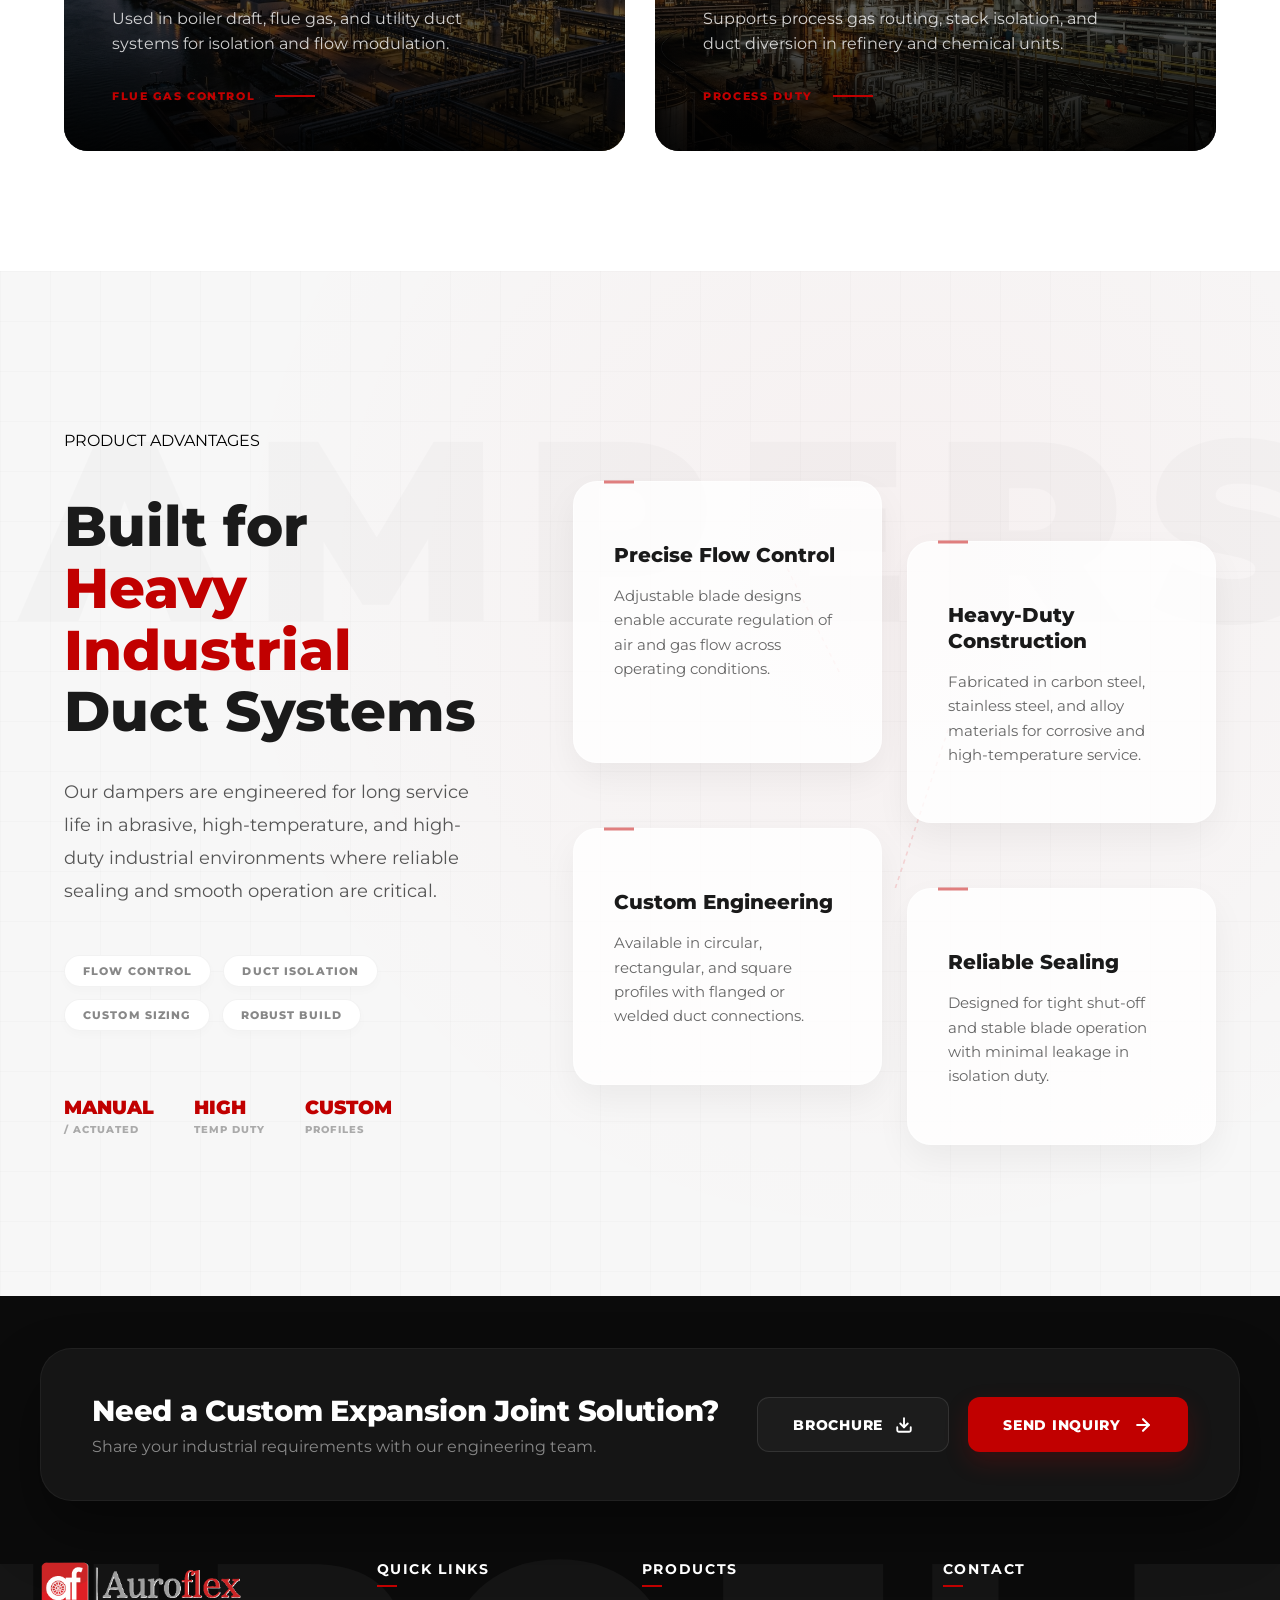
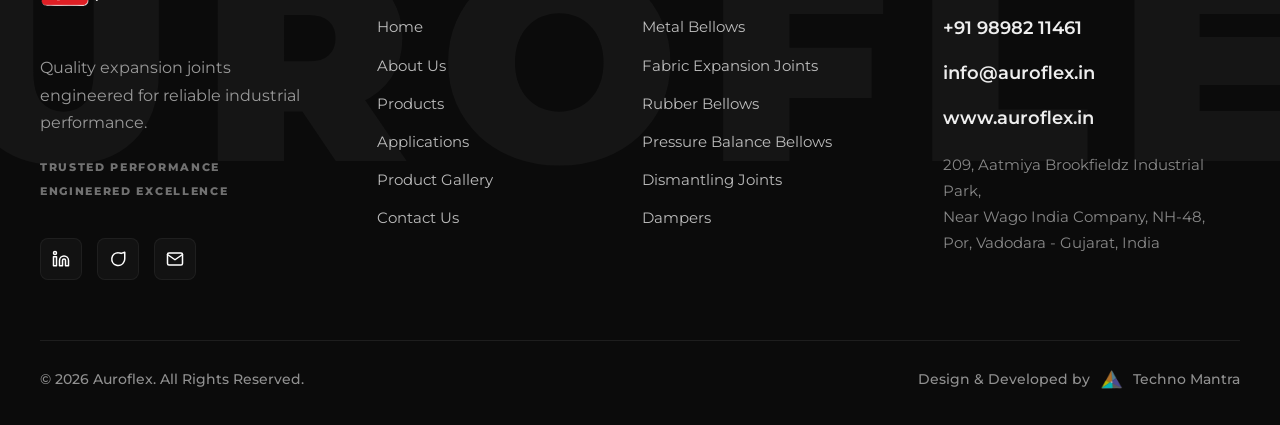
<file: dampers.html>
<!DOCTYPE html>
<html lang="en">
  <head>
    <meta charset="UTF-8" />
    <meta name="viewport" content="width=device-width, initial-scale=1.0" />
    <title>Dampers | Auroflex Engineering</title>
    <link rel="preconnect" href="https://fonts.googleapis.com" />
    <link rel="preconnect" href="https://fonts.gstatic.com" crossorigin />
    <link
      href="https://fonts.googleapis.com/css2?family=Montserrat:wght@400;500;600;700;800&display=swap"
      rel="stylesheet"
    />
    <link rel="stylesheet" href="style.css" />
    <link rel="stylesheet" href="product.css" />
  </head>
  <body>
    <div data-include="partials/header.html"></div>

    <main class="inner-product-page">
      <nav class="breadcrumbs">
        <div class="breadcrumbs__container">
          <a href="index.html" class="breadcrumbs__link">Home</a>
          <span class="breadcrumbs__sep">/</span>
          <a href="products.html" class="breadcrumbs__link">Products</a>
          <span class="breadcrumbs__sep">/</span>
          <span class="breadcrumbs__current">Dampers</span>
        </div>
      </nav>

      <section class="inner-hero">
        <div class="inner-hero__bg" aria-hidden="true">
          <div class="inner-hero__grid"></div>
        </div>

        <div class="inner-hero__container">
          <div class="inner-hero__layout">
            <div class="inner-hero__sidebar">
              <span class="inner-hero__sidebar-text">DAMPER SERIES // TYPE 07</span>
            </div>

            <div class="inner-hero__visual reveal-on-scroll">
              <div class="inner-hero__img-wrap">
                <img src="images-used/dampers.png" alt="Industrial Damper" class="inner-hero__img" />
                <div class="inner-hero__glow"></div>
                <div class="hero-draft-circle"></div>
              </div>
            </div>

            <div class="inner-hero__content reveal-on-scroll">
              <span class="inner-hero__tag">DUCT FLOW CONTROL</span>
              <h1 class="inner-hero__title">
                Industrial <br/>
                <span class="inner-hero__title--accent">Dampers</span>
              </h1>
              <p class="inner-hero__desc">
                Heavy-duty dampers engineered for industrial duct systems, providing reliable airflow regulation, isolation, and process control in HVAC, cement, power, and process plant applications.
              </p>

              <div class="inner-hero__tech-tags">
                <span class="inner-hero__tech-tag">FLOW CONTROL</span>
                <span class="inner-hero__tech-tag">DUCT ISOLATION</span>
                <span class="inner-hero__tech-tag">MANUAL / ACTUATED</span>
                <span class="inner-hero__tech-tag">CUSTOM SIZES</span>
              </div>

              <div class="inner-hero__actions">
                <a href="Auroflex Brochure_FINAL.pdf" download="Auroflex_Brochure.pdf" class="inner-hero__btn inner-hero__btn--primary">
                  Get Technical Specs
                </a>
                <a href="contact.html" class="inner-hero__btn inner-hero__btn--outline">
                  Request Pricing
                </a>
              </div>
            </div>
          </div>
        </div>
      </section>

      <section class="product-range">
        <div class="product-range__container">
          <header class="product-range__header reveal-on-scroll">
            <div class="product-range__tag">PRODUCT RANGE</div>
            <h2 class="product-range__title">Damper <span class="product-range__title--accent">Portfolio</span></h2>
            <p class="product-range__desc">
              Auroflex supplies a complete range of industrial dampers for airflow regulation, duct isolation, and process control across HVAC, power, cement, and heavy industrial duct systems.
            </p>
          </header>

          <div class="product-range__grid">
            <article class="product-range__card reveal-on-scroll" id="manual-dampers">
              <div class="product-range__image-slot" aria-label="Image space for Manual Dampers">
                <img src="images-used/dampers.png" alt="Manual Dampers" />
              </div>
              <div class="product-range__meta">
                <span class="product-range__number">01</span>
                <span class="product-range__line"></span>
              </div>
              <h3 class="product-range__card-title">Manual Dampers</h3>
              <p class="product-range__card-desc">Hand-operated dampers with lever or quadrant control for reliable airflow adjustment in industrial duct lines.</p>
            </article>

            <article class="product-range__card reveal-on-scroll" id="motorised-dampers">
              <div class="product-range__image-slot" aria-label="Image space for Motorised Dampers"></div>
              <div class="product-range__meta">
                <span class="product-range__number">02</span>
                <span class="product-range__line"></span>
              </div>
              <h3 class="product-range__card-title">Motorised Dampers</h3>
              <p class="product-range__card-desc">Actuator-driven dampers for automated flow control, remote operation, and integration with plant control systems.</p>
            </article>

            <article class="product-range__card reveal-on-scroll" id="butterfly-dampers">
              <div class="product-range__image-slot" aria-label="Image space for Butterfly Dampers"></div>
              <div class="product-range__meta">
                <span class="product-range__number">03</span>
                <span class="product-range__line"></span>
              </div>
              <h3 class="product-range__card-title">Butterfly Dampers</h3>
              <p class="product-range__card-desc">Compact rotary-blade dampers suited for large-diameter ducts requiring low-pressure drop and quick shut-off.</p>
            </article>

            <article class="product-range__card reveal-on-scroll" id="guillotine-dampers">
              <div class="product-range__image-slot" aria-label="Image space for Guillotine Dampers"></div>
              <div class="product-range__meta">
                <span class="product-range__number">04</span>
                <span class="product-range__line"></span>
              </div>
              <h3 class="product-range__card-title">Guillotine Dampers</h3>
              <p class="product-range__card-desc">Slide-gate dampers designed for positive isolation and tight shut-off in high-temperature flue gas and process ducts.</p>
            </article>

            <article class="product-range__card reveal-on-scroll" id="louver-dampers">
              <div class="product-range__image-slot" aria-label="Image space for Louver Dampers"></div>
              <div class="product-range__meta">
                <span class="product-range__number">05</span>
                <span class="product-range__line"></span>
              </div>
              <h3 class="product-range__card-title">Louver Dampers</h3>
              <p class="product-range__card-desc">Multi-blade louver assemblies for balanced airflow distribution and modulation in air handling and exhaust systems.</p>
            </article>

            <article class="product-range__card reveal-on-scroll" id="diverter-dampers">
              <div class="product-range__image-slot" aria-label="Image space for Diverter Dampers"></div>
              <div class="product-range__meta">
                <span class="product-range__number">06</span>
                <span class="product-range__line"></span>
              </div>
              <h3 class="product-range__card-title">Diverter Dampers</h3>
              <p class="product-range__card-desc">Three-way and diverter configurations for directing gas flow between alternate duct paths in process and utility systems.</p>
            </article>
          </div>


          <div class="product-range__footer reveal-on-scroll">
            <a href="product-gallery.html#joints" class="product-range__gallery-btn">
              Explore Dampers Gallery
              <svg width="18" height="18" viewBox="0 0 24 24" fill="none" stroke="currentColor" stroke-width="2.5" stroke-linecap="round" stroke-linejoin="round"><line x1="5" y1="12" x2="19" y2="12"></line><polyline points="12 5 19 12 12 19"></polyline></svg>
            </a>
          </div>
        </div>
      </section>


      <section class="capabilities">
        <div class="capabilities__bg" aria-hidden="true">
          <div class="capabilities__grid"></div>
          <div class="capabilities__watermark">CONTROL</div>
        </div>

        <div class="capabilities__container">
          <header class="capabilities__header reveal-on-scroll">
            <div class="capabilities__tag">KEY FUNCTIONS</div>
            <h2 class="capabilities__title">Regulate, Isolate &amp; <br/> <span class="capabilities__title--accent">Control Airflow</span></h2>
            <p class="capabilities__desc">
              Industrial dampers are engineered to manage airflow in duct networks, enabling precise process control, system balancing, and safe isolation during maintenance or emergency shutdown.
            </p>
          </header>

          <div class="capabilities__cards">
            <div class="capabilities__card reveal-on-scroll">
              <div class="capabilities__card-diagram">
                <svg viewBox="0 0 200 120" fill="none" xmlns="http://www.w3.org/2000/svg">
                  <path d="M20 60H180" stroke="#eee" stroke-width="1" stroke-dasharray="2 2"/>
                  <rect x="75" y="35" width="50" height="50" rx="2" fill="#fff" stroke="#e31e24" stroke-width="2"/>
                  <path d="M100 35V85" stroke="#e31e24" stroke-width="2"/>
                  <path d="M85 60h30" stroke="#e31e24" stroke-width="1.5" opacity="0.5"/>
                  <path d="M30 60L50 55V65L30 60Z" fill="#e31e24"/>
                  <path d="M170 60L150 55V65L170 60Z" fill="#e31e24"/>
                  <text x="72" y="105" fill="#e31e24" font-family="monospace" font-size="10" font-weight="bold">FLOW</text>
                </svg>
              </div>
              <h3 class="capabilities__card-title">Flow Regulation</h3>
              <p class="capabilities__card-desc">Adjustable blade positioning allows accurate control of air and gas volume through industrial duct systems.</p>
              <div class="capabilities__card-tags">
                <span class="capabilities__card-tag">PROCESS CONTROL</span>
              </div>
            </div>

            <div class="capabilities__card reveal-on-scroll">
              <div class="capabilities__card-diagram">
                <svg viewBox="0 0 200 120" fill="none" xmlns="http://www.w3.org/2000/svg">
                  <rect x="60" y="40" width="80" height="40" fill="#fff" stroke="#e31e24" stroke-width="2"/>
                  <path d="M60 60h80" stroke="#e31e24" stroke-width="3"/>
                  <circle cx="100" cy="60" r="6" fill="#e31e24"/>
                  <path d="M40 60h20M140 60h20" stroke="#ddd" stroke-width="1.5" stroke-dasharray="4 4"/>
                  <text x="78" y="105" fill="#e31e24" font-family="monospace" font-size="10" font-weight="bold">SHUT-OFF</text>
                </svg>
              </div>
              <h3 class="capabilities__card-title">System Isolation</h3>
              <p class="capabilities__card-desc">Provides positive shut-off for duct sections during maintenance, inspection, or emergency isolation.</p>
              <div class="capabilities__card-tags">
                <span class="capabilities__card-tag">SAFE MAINTENANCE</span>
              </div>
            </div>

            <div class="capabilities__card reveal-on-scroll">
              <div class="capabilities__card-diagram">
                <svg viewBox="0 0 200 120" fill="none" xmlns="http://www.w3.org/2000/svg">
                  <circle cx="100" cy="60" r="35" stroke="#ddd" stroke-width="1.5" stroke-dasharray="4 4"/>
                  <path d="M75 60h50" stroke="#e31e24" stroke-width="2"/>
                  <path d="M100 35v50" stroke="#e31e24" stroke-width="1.5" opacity="0.5"/>
                  <rect x="130" y="50" width="20" height="20" rx="2" stroke="#e31e24" stroke-width="1.5"/>
                  <text x="72" y="105" fill="#e31e24" font-family="monospace" font-size="10" font-weight="bold">ACTUATED</text>
                </svg>
              </div>
              <h3 class="capabilities__card-title">Automated Operation</h3>
              <p class="capabilities__card-desc">Motorised and actuator-driven options for remote control, interlocking, and integration with plant automation.</p>
              <div class="capabilities__card-tags">
                <span class="capabilities__card-tag">REMOTE CONTROL</span>
              </div>
            </div>
          </div>
        </div>
      </section>

      <section class="applications-inner">
        <div class="applications-inner__container">
          <header class="applications-inner__header reveal-on-scroll">
            <div class="applications-inner__tag">INDUSTRIAL APPLICATIONS</div>
            <h2 class="applications-inner__title">Trusted Across <br/> <span class="applications-inner__title--accent">Process Industries</span></h2>
            <p class="applications-inner__desc">
              Auroflex dampers are used wherever industrial duct systems require dependable airflow management, from utility air lines to high-temperature flue gas networks.
            </p>
          </header>

          <div class="applications-inner__grid">
            <div class="app-inner-card reveal-on-scroll">
              <div class="app-inner-card__bg">
                <img src="images-used/industry_hvac.png" alt="HVAC and Air Handling" class="app-inner-card__img" />
                <div class="app-inner-card__overlay"></div>
              </div>
              <div class="app-inner-card__content">
                <h3 class="app-inner-card__title">HVAC &amp; Air Handling</h3>
                <p class="app-inner-card__text">Balances and regulates airflow in ventilation, air conditioning, and industrial air distribution systems.</p>
                <div class="app-inner-card__footer">
                  <span class="app-inner-card__tag">AIR BALANCING</span>
                  <div class="app-inner-card__line"></div>
                </div>
              </div>
            </div>

            <div class="app-inner-card reveal-on-scroll">
              <div class="app-inner-card__bg">
                <img src="images-used/industry_cement.png" alt="Cement Plants" class="app-inner-card__img" />
                <div class="app-inner-card__overlay"></div>
              </div>
              <div class="app-inner-card__content">
                <h3 class="app-inner-card__title">Cement Plants</h3>
                <p class="app-inner-card__text">Controls kiln exhaust, cooler, and process duct airflow in demanding cement production environments.</p>
                <div class="app-inner-card__footer">
                  <span class="app-inner-card__tag">HIGH TEMP DUTY</span>
                  <div class="app-inner-card__line"></div>
                </div>
              </div>
            </div>

            <div class="app-inner-card reveal-on-scroll">
              <div class="app-inner-card__bg">
                <img src="images-used/industry_power_plant.png" alt="Power Plants" class="app-inner-card__img" />
                <div class="app-inner-card__overlay"></div>
              </div>
              <div class="app-inner-card__content">
                <h3 class="app-inner-card__title">Power Plants</h3>
                <p class="app-inner-card__text">Used in boiler draft, flue gas, and utility duct systems for isolation and flow modulation.</p>
                <div class="app-inner-card__footer">
                  <span class="app-inner-card__tag">FLUE GAS CONTROL</span>
                  <div class="app-inner-card__line"></div>
                </div>
              </div>
            </div>

            <div class="app-inner-card reveal-on-scroll">
              <div class="app-inner-card__bg">
                <img src="images-used/industry_petrochemical.png" alt="Petrochemical Plants" class="app-inner-card__img" />
                <div class="app-inner-card__overlay"></div>
              </div>
              <div class="app-inner-card__content">
                <h3 class="app-inner-card__title">Petrochemical Plants</h3>
                <p class="app-inner-card__text">Supports process gas routing, stack isolation, and duct diversion in refinery and chemical units.</p>
                <div class="app-inner-card__footer">
                  <span class="app-inner-card__tag">PROCESS DUTY</span>
                  <div class="app-inner-card__line"></div>
                </div>
              </div>
            </div>
          </div>
        </div>
      </section>

      <section class="advantages-inner">
        <div class="advantages-inner__bg" aria-hidden="true">
          <div class="advantages-inner__radial"></div>
          <div class="advantages-inner__grid"></div>
          <div class="advantages-inner__watermark">DAMPERS</div>
        </div>

        <div class="advantages-inner__container">
          <div class="advantages-inner__layout">
            <div class="advantages-inner__content reveal-on-scroll">
              <div class="advantages-inner__tag">PRODUCT ADVANTAGES</div>
              <h2 class="advantages-inner__title">
                Built for <br/>
                <span class="advantages-inner__title--accent">Heavy Industrial</span> <br/>
                Duct Systems
              </h2>
              <p class="advantages-inner__desc">
                Our dampers are engineered for long service life in abrasive, high-temperature, and high-duty industrial environments where reliable sealing and smooth operation are critical.
              </p>

              <div class="advantages-inner__pills">
                <span class="advantages-inner__pill">FLOW CONTROL</span>
                <span class="advantages-inner__pill">DUCT ISOLATION</span>
                <span class="advantages-inner__pill">CUSTOM SIZING</span>
                <span class="advantages-inner__pill">ROBUST BUILD</span>
              </div>

              <div class="advantages-inner__specs-mini">
                <div class="mini-spec">
                  <span class="mini-spec__val">MANUAL</span>
                  <span class="mini-spec__label">/ ACTUATED</span>
                </div>
                <div class="mini-spec">
                  <span class="mini-spec__val">HIGH</span>
                  <span class="mini-spec__label">TEMP DUTY</span>
                </div>
                <div class="mini-spec">
                  <span class="mini-spec__val">CUSTOM</span>
                  <span class="mini-spec__label">PROFILES</span>
                </div>
              </div>
            </div>

            <div class="advantages-inner__stack reveal-on-scroll">
              <svg class="advantages-inner__lines" viewBox="0 0 400 600" fill="none" xmlns="http://www.w3.org/2000/svg">
                <path d="M100 100L150 200M250 250L200 400" stroke="rgba(227, 30, 36, 0.15)" stroke-width="1.5" stroke-dasharray="4 4"/>
              </svg>

              <div class="advantage-card advantage-card--1">
                <h3 class="advantage-card__title">Precise Flow Control</h3>
                <p class="advantage-card__text">Adjustable blade designs enable accurate regulation of air and gas flow across operating conditions.</p>
                <div class="advantage-card__line"></div>
              </div>

              <div class="advantage-card advantage-card--2">
                <h3 class="advantage-card__title">Heavy-Duty Construction</h3>
                <p class="advantage-card__text">Fabricated in carbon steel, stainless steel, and alloy materials for corrosive and high-temperature service.</p>
                <div class="advantage-card__line"></div>
              </div>

              <div class="advantage-card advantage-card--3">
                <h3 class="advantage-card__title">Custom Engineering</h3>
                <p class="advantage-card__text">Available in circular, rectangular, and square profiles with flanged or welded duct connections.</p>
                <div class="advantage-card__line"></div>
              </div>

              <div class="advantage-card advantage-card--4">
                <h3 class="advantage-card__title">Reliable Sealing</h3>
                <p class="advantage-card__text">Designed for tight shut-off and stable blade operation with minimal leakage in isolation duty.</p>
                <div class="advantage-card__line"></div>
              </div>
            </div>
          </div>
        </div>
      </section>
    </main>

    <footer class="site-footer">
      <div class="site-footer__container">
        <div class="site-footer__cta-strip">
          <div class="site-footer__cta-content">
            <h3 class="site-footer__cta-title">Need a Custom Expansion Joint Solution?</h3>
            <p class="site-footer__cta-desc">Share your industrial requirements with our engineering team.</p>
          </div>
          <div class="site-footer__cta-actions">
            <a href="Auroflex Brochure_FINAL.pdf" download="Auroflex_Brochure.pdf" class="site-footer__cta-btn site-footer__cta-btn--outline">
              Brochure
              <svg width="18" height="18" viewBox="0 0 24 24" fill="none" stroke="currentColor" stroke-width="2.5" stroke-linecap="round" stroke-linejoin="round">
                <path d="M21 15v4a2 2 0 0 1-2 2H5a2 2 0 0 1-2-2v-4"></path>
                <polyline points="7 10 12 15 17 10"></polyline>
                <line x1="12" y1="15" x2="12" y2="3"></line>
              </svg>
            </a>
            <a href="contact.html" class="site-footer__cta-btn">
              Send Inquiry
              <svg width="20" height="20" viewBox="0 0 24 24" fill="none" stroke="currentColor" stroke-width="2.5" stroke-linecap="round" stroke-linejoin="round">
                <line x1="5" y1="12" x2="19" y2="12"></line>
                <polyline points="12 5 19 12 12 19"></polyline>
              </svg>
            </a>
          </div>
        </div>

        <div class="site-footer__main">
          <div class="site-footer__col site-footer__col--brand">
            <a class="site-logo" href="index.html" aria-label="Auroflex home">
              <img src="images-used/auroflex-logo.png" alt="Auroflex - Quality Expansion Joints" class="site-logo__img" />
            </a>
            <p class="site-footer__brand-desc">
              Quality expansion joints engineered for reliable industrial performance.
            </p>
            <div class="site-footer__tags">
              <span class="site-footer__tag">TRUSTED PERFORMANCE</span>
              <span class="site-footer__tag">ENGINEERED EXCELLENCE</span>
            </div>
            <div class="site-footer__social">
              <a href="#" class="site-footer__social-item" aria-label="LinkedIn">
                <svg width="18" height="18" viewBox="0 0 24 24" fill="none" stroke="currentColor" stroke-width="2" stroke-linecap="round" stroke-linejoin="round"><path d="M16 8a6 6 0 0 1 6 6v7h-4v-7a2 2 0 0 0-2-2 2 2 0 0 0-2 2v7h-4v-7a6 6 0 0 1 6-6z"></path><rect x="2" y="9" width="4" height="12"></rect><circle cx="4" cy="4" r="2"></circle></svg>
              </a>
              <a href="#" class="site-footer__social-item" aria-label="WhatsApp">
                <svg width="18" height="18" viewBox="0 0 24 24" fill="none" stroke="currentColor" stroke-width="2" stroke-linecap="round" stroke-linejoin="round"><path d="M21 11.5a8.38 8.38 0 0 1-.9 3.8 8.5 8.5 0 1 1-7.6-11.7 8.38 8.38 0 0 1 3.8.9L21 3z"></path></svg>
              </a>
              <a href="mailto:info@auroflex.in" class="site-footer__social-item" aria-label="Email">
                <svg width="18" height="18" viewBox="0 0 24 24" fill="none" stroke="currentColor" stroke-width="2" stroke-linecap="round" stroke-linejoin="round"><path d="M4 4h16c1.1 0 2 .9 2 2v12c0 1.1-.9 2-2 2H4c-1.1 0-2-.9-2-2V6c0-1.1.9-2 2-2z"></path><polyline points="22,6 12,13 2,6"></polyline></svg>
              </a>
            </div>
          </div>

          <div class="site-footer__col site-footer__col--links">
            <h4 class="site-footer__col-title">Quick Links</h4>
            <ul class="site-footer__list">
              <li><a href="index.html" class="site-footer__link">Home</a></li>
              <li><a href="about.html" class="site-footer__link">About Us</a></li>
              <li><a href="products.html" class="site-footer__link">Products</a></li>
              <li><a href="applications.html" class="site-footer__link">Applications</a></li>
              <li><a href="product-gallery.html" class="site-footer__link">Product Gallery</a></li>
              <li><a href="contact.html" class="site-footer__link">Contact Us</a></li>
            </ul>
          </div>

          <div class="site-footer__col site-footer__col--products">
            <h4 class="site-footer__col-title">Products</h4>
            <ul class="site-footer__list">
              <li><a href="metal-bellows.html" class="site-footer__link">Metal Bellows</a></li>
              <li><a href="fabric-joints.html" class="site-footer__link">Fabric Expansion Joints</a></li>
              <li><a href="rubber-joints.html" class="site-footer__link">Rubber Bellows</a></li>
              <li><a href="pressure-balance.html" class="site-footer__link">Pressure Balance Bellows</a></li>
              <li><a href="dismantling-joints.html" class="site-footer__link">Dismantling Joints</a></li>
              <li><a href="dampers.html" class="site-footer__link">Dampers</a></li>
            </ul>
          </div>

          <div class="site-footer__col site-footer__col--contact">
            <h4 class="site-footer__col-title">Contact</h4>
            <div class="site-footer__contact-info">
              <div class="site-footer__contact-item">
                <a href="tel:+919898211461">+91 98982 11461</a>
              </div>
              <div class="site-footer__contact-item">
                <a href="mailto:info@auroflex.in">info@auroflex.in</a>
              </div>
              <div class="site-footer__contact-item">
                <a href="http://www.auroflex.in" target="_blank">www.auroflex.in</a>
              </div>
              <div class="site-footer__address">
                <p>209, Aatmiya Brookfieldz Industrial Park,<br/>
                Near Wago India Company, NH-48,<br/>
                Por, Vadodara - Gujarat, India</p>
              </div>
            </div>
          </div>
        </div>

        <div class="site-footer__bottom">
          <div class="site-footer__copyright">
            &copy; 2026 Auroflex. All Rights Reserved.
          </div>
          <div class="site-footer__credits">
            Design & Developed by <img src="images-used/techno-mantra.png" alt="Techno Mantra" class="site-footer__credits-img" /> Techno Mantra
          </div>
        </div>
      </div>

      <div class="site-footer__watermark-mask" aria-hidden="true">
        <div class="site-footer__bg-watermark">AUROFLEX</div>
      </div>
    </footer>

    <script src="script.js"></script>
  </body>
</html>
</file>
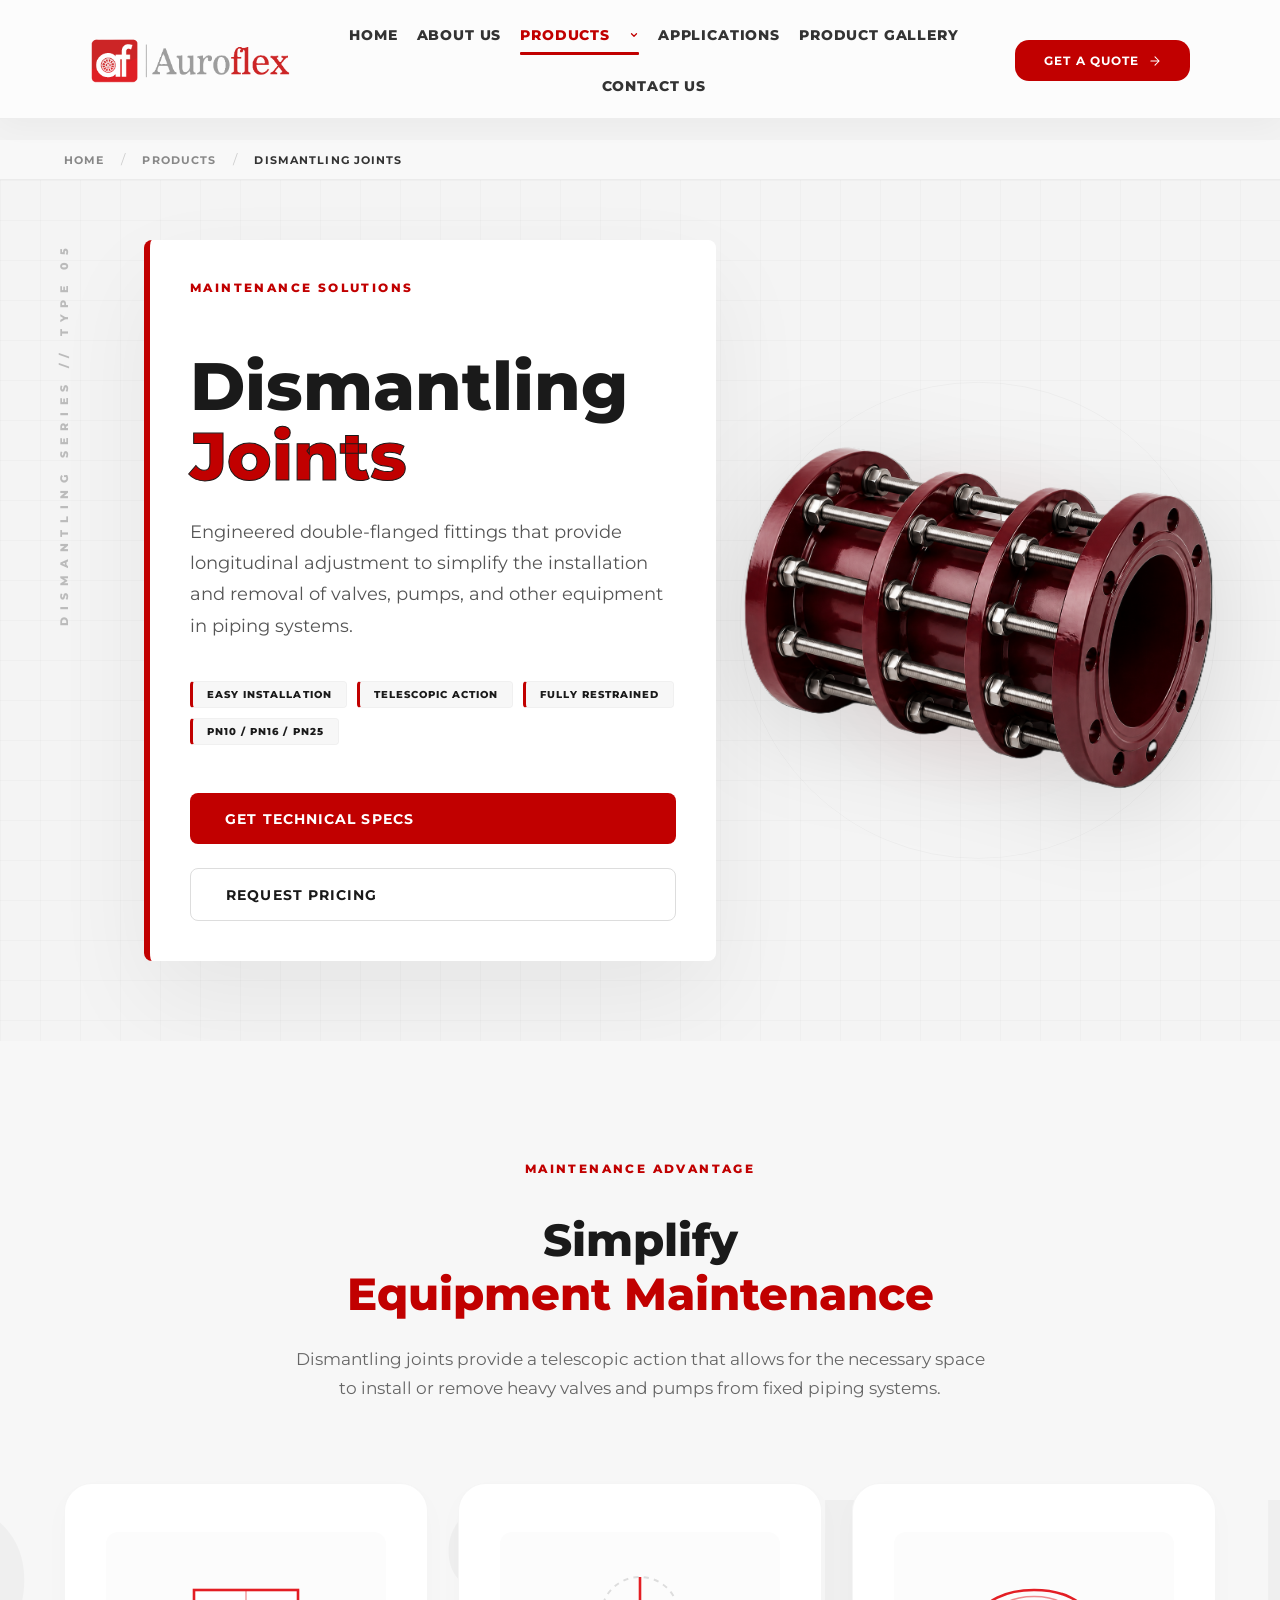
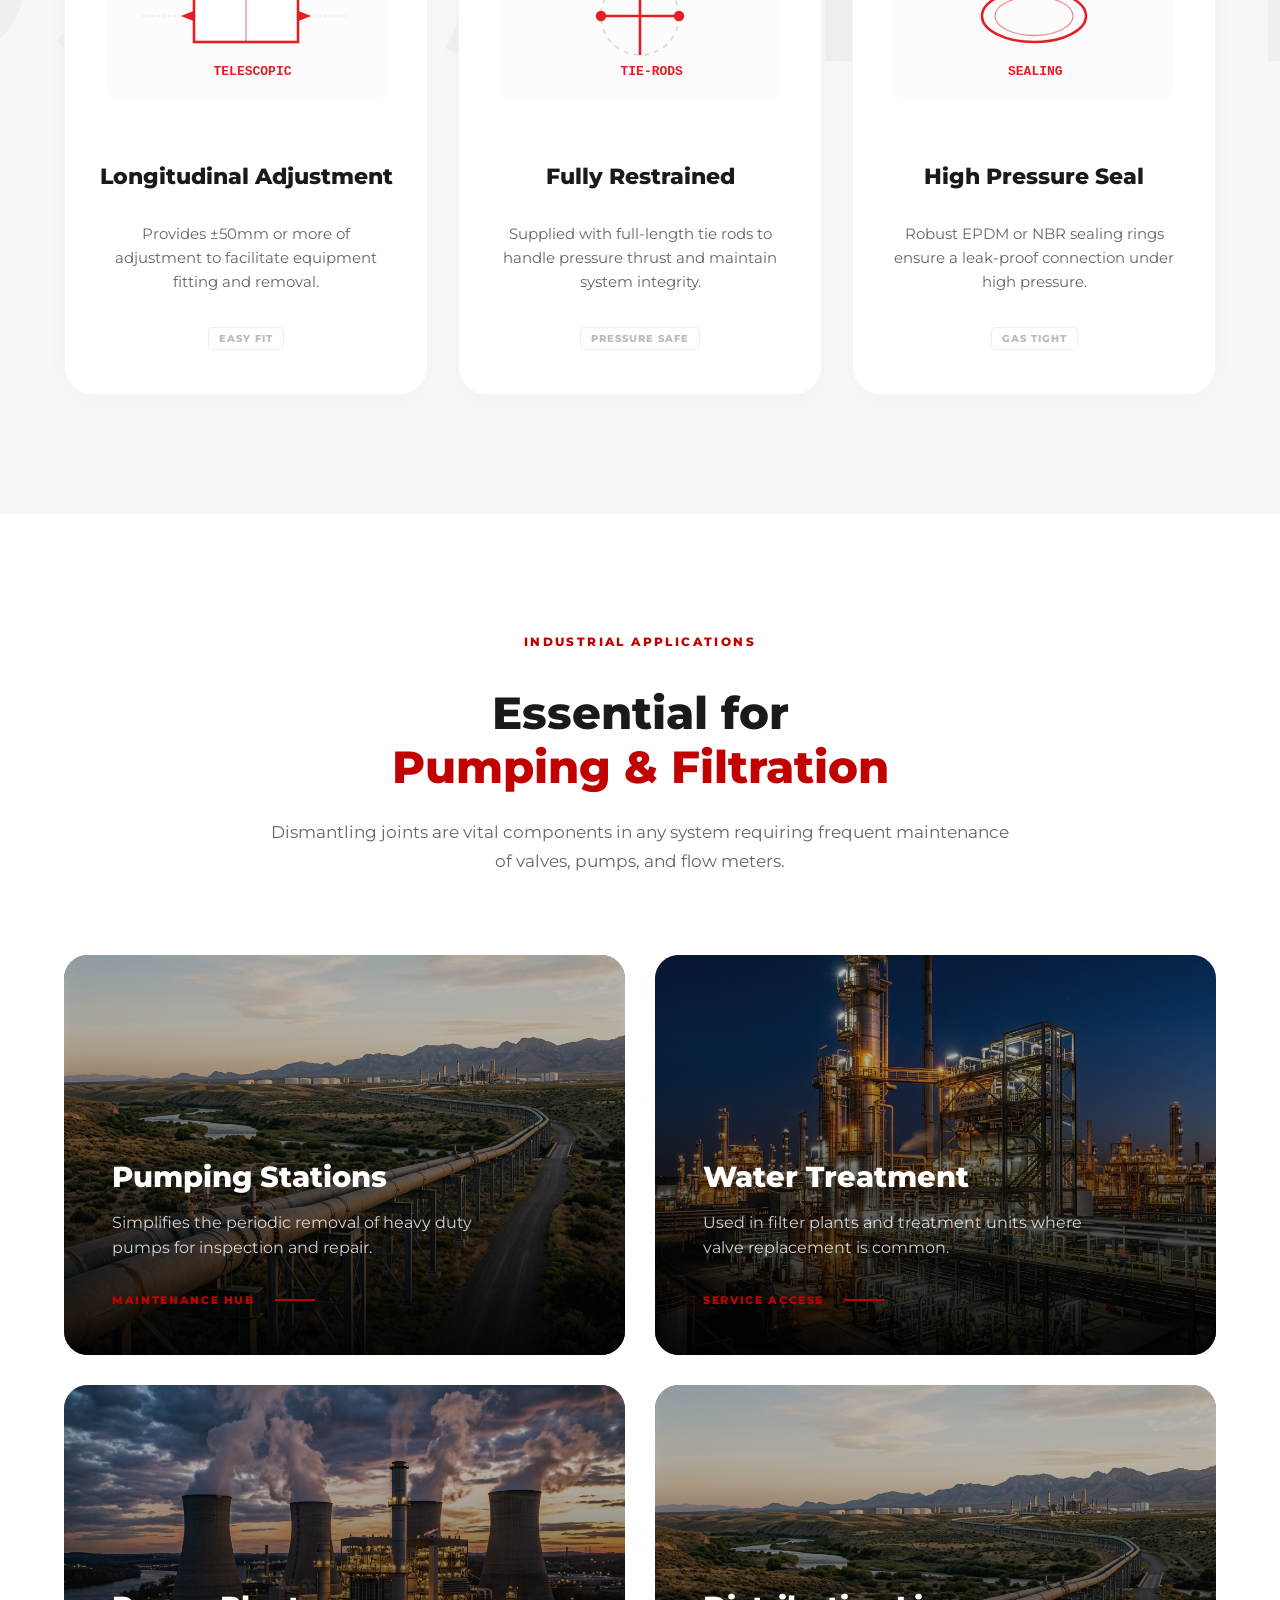
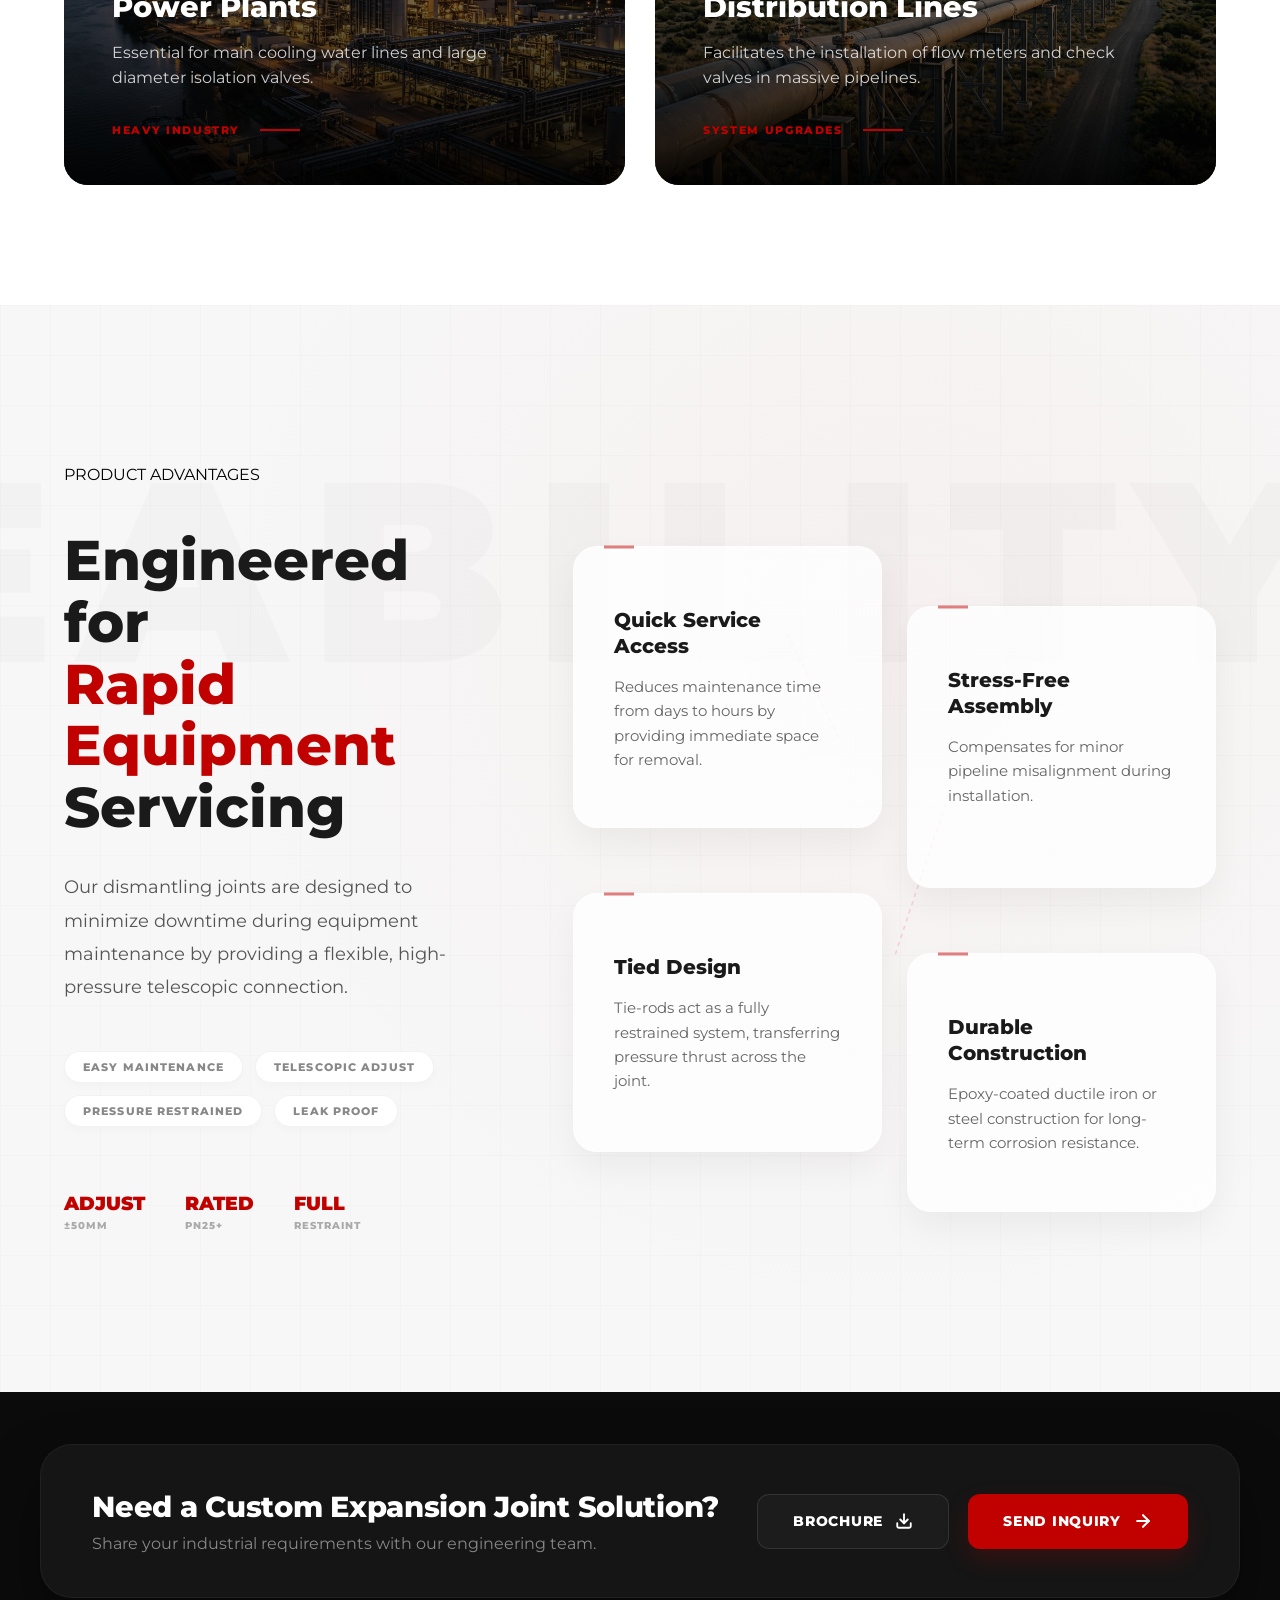
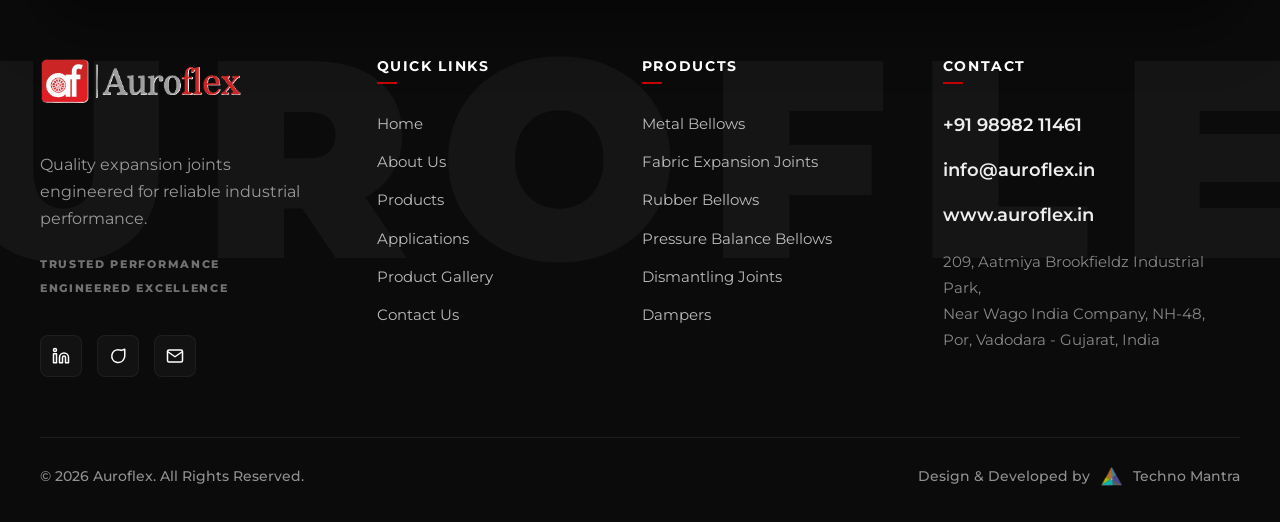
<file: dismantling-joints.html>
<!DOCTYPE html>
<html lang="en">
  <head>
    <meta charset="UTF-8" />
    <meta name="viewport" content="width=device-width, initial-scale=1.0" />
    <title>Dismantling Joints | Auroflex Engineering</title>
    <link rel="preconnect" href="https://fonts.googleapis.com" />
    <link rel="preconnect" href="https://fonts.gstatic.com" crossorigin />
    <link
      href="https://fonts.googleapis.com/css2?family=Montserrat:wght@400;500;600;700;800&display=swap"
      rel="stylesheet"
    />
    <link rel="stylesheet" href="style.css" />
    <link rel="stylesheet" href="product.css" />
  </head>
  <body>
    <div data-include="partials/header.html"></div>

    <main class="inner-product-page">
      <!-- Breadcrumbs -->
      <nav class="breadcrumbs">
        <div class="breadcrumbs__container">
          <a href="index.html" class="breadcrumbs__link">Home</a>
          <span class="breadcrumbs__sep">/</span>
          <a href="products.html" class="breadcrumbs__link">Products</a>
          <span class="breadcrumbs__sep">/</span>
          <span class="breadcrumbs__current">Dismantling Joints</span>
        </div>
      </nav>

      <!-- Section 1: Redesigned Product Hero -->
      <section class="inner-hero">
        <div class="inner-hero__bg" aria-hidden="true">
          <div class="inner-hero__grid"></div>
        </div>

        <div class="inner-hero__container">
          <div class="inner-hero__layout">
            
            <!-- Sidebar (Left) -->
            <div class="inner-hero__sidebar">
              <span class="inner-hero__sidebar-text">DISMANTLING SERIES // TYPE 05</span>
            </div>

            <!-- Visual (Center) -->
            <div class="inner-hero__visual reveal-on-scroll">
              <div class="inner-hero__img-wrap">
                <img src="images-used/Dismantling Joints copy.png" alt="Dismantling Joint" class="inner-hero__img" />
                <div class="inner-hero__glow"></div>
                <div class="hero-draft-circle"></div>
              </div>
            </div>

            <!-- Content Panel (Right) -->
            <div class="inner-hero__content reveal-on-scroll">
              <span class="inner-hero__tag">MAINTENANCE SOLUTIONS</span>
              <h1 class="inner-hero__title">
                Dismantling <br/>
                <span class="inner-hero__title--accent">Joints</span>
              </h1>
              <p class="inner-hero__desc">
                Engineered double-flanged fittings that provide longitudinal adjustment to simplify the installation and removal of valves, pumps, and other equipment in piping systems.
              </p>

              <div class="inner-hero__tech-tags">
                <span class="inner-hero__tech-tag">EASY INSTALLATION</span>
                <span class="inner-hero__tech-tag">TELESCOPIC ACTION</span>
                <span class="inner-hero__tech-tag">FULLY RESTRAINED</span>
                <span class="inner-hero__tech-tag">PN10 / PN16 / PN25</span>
              </div>
              
              <div class="inner-hero__actions">
                <a href="Auroflex Brochure_FINAL.pdf" download="Auroflex_Brochure.pdf" class="inner-hero__btn inner-hero__btn--primary">
                  Get Technical Specs
                </a>
                <a href="contact.html" class="inner-hero__btn inner-hero__btn--outline">
                  Request Pricing
                </a>
              </div>
            </div>

          </div>
        </div>
      </section>

      <!-- Section 2: Movement Capabilities -->
      <section class="capabilities">
        <div class="capabilities__bg" aria-hidden="true">
          <div class="capabilities__grid"></div>
          <div class="capabilities__watermark">ADJUSTMENT</div>
        </div>

        <div class="capabilities__container">
          <header class="capabilities__header reveal-on-scroll">
            <div class="capabilities__tag">MAINTENANCE ADVANTAGE</div>
            <h2 class="capabilities__title">Simplify <br/> <span class="capabilities__title--accent">Equipment Maintenance</span></h2>
            <p class="capabilities__desc">
              Dismantling joints provide a telescopic action that allows for the necessary space to install or remove heavy valves and pumps from fixed piping systems.
            </p>
          </header>

          <div class="capabilities__cards">
            <!-- Card 1: Adjustment -->
            <div class="capabilities__card reveal-on-scroll">
              <div class="capabilities__card-diagram">
                <svg viewBox="0 0 200 120" fill="none" xmlns="http://www.w3.org/2000/svg">
                  <path d="M20 60h160" stroke="#eee" stroke-width="1" stroke-dasharray="2 2"/>
                  <rect x="60" y="40" width="80" height="40" fill="#fff" stroke="#e31e24" stroke-width="2"/>
                  <path d="M60 40v40M140 40v40M100 40v40" stroke="#e31e24" stroke-width="1" opacity="0.5"/>
                  <path d="M50 60l10-4v8l-10-4zm100 0l-10-4v8l10-4z" fill="#e31e24"/>
                  <text x="75" y="105" fill="#e31e24" font-family="monospace" font-size="10" font-weight="bold">TELESCOPIC</text>
                </svg>
              </div>
              <h3 class="capabilities__card-title">Longitudinal Adjustment</h3>
              <p class="capabilities__card-desc">Provides ±50mm or more of adjustment to facilitate equipment fitting and removal.</p>
              <div class="capabilities__card-tags">
                <span class="capabilities__card-tag">EASY FIT</span>
              </div>
            </div>

            <!-- Card 2: Restraint -->
            <div class="capabilities__card reveal-on-scroll">
              <div class="capabilities__card-diagram">
                <svg viewBox="0 0 200 120" fill="none" xmlns="http://www.w3.org/2000/svg">
                  <circle cx="100" cy="60" r="30" stroke="#ddd" stroke-width="1.5" stroke-dasharray="4 4"/>
                  <path d="M70 60h60M100 30v60" stroke="#e31e24" stroke-width="2"/>
                  <circle cx="70" cy="60" r="4" fill="#e31e24"/>
                  <circle cx="130" cy="60" r="4" fill="#e31e24"/>
                  <text x="85" y="105" fill="#e31e24" font-family="monospace" font-size="10" font-weight="bold">TIE-RODS</text>
                </svg>
              </div>
              <h3 class="capabilities__card-title">Fully Restrained</h3>
              <p class="capabilities__card-desc">Supplied with full-length tie rods to handle pressure thrust and maintain system integrity.</p>
              <div class="capabilities__card-tags">
                <span class="capabilities__card-tag">PRESSURE SAFE</span>
              </div>
            </div>

            <!-- Card 3: Sealing -->
            <div class="capabilities__card reveal-on-scroll">
              <div class="capabilities__card-diagram">
                <svg viewBox="0 0 200 120" fill="none" xmlns="http://www.w3.org/2000/svg">
                  <ellipse cx="100" cy="60" rx="40" ry="20" stroke="#e31e24" stroke-width="2"/>
                  <ellipse cx="100" cy="60" rx="30" ry="15" stroke="#e31e24" stroke-width="1" opacity="0.5"/>
                  <text x="80" y="105" fill="#e31e24" font-family="monospace" font-size="10" font-weight="bold">SEALING</text>
                </svg>
              </div>
              <h3 class="capabilities__card-title">High Pressure Seal</h3>
              <p class="capabilities__card-desc">Robust EPDM or NBR sealing rings ensure a leak-proof connection under high pressure.</p>
              <div class="capabilities__card-tags">
                <span class="capabilities__card-tag">GAS TIGHT</span>
              </div>
            </div>
          </div>
        </div>
      </section>

      <!-- Section 3: Industrial Applications -->
      <section class="applications-inner">
        <div class="applications-inner__container">
          <header class="applications-inner__header reveal-on-scroll">
            <div class="applications-inner__tag">INDUSTRIAL APPLICATIONS</div>
            <h2 class="applications-inner__title">Essential for <br/> <span class="applications-inner__title--accent">Pumping & Filtration</span></h2>
            <p class="applications-inner__desc">
              Dismantling joints are vital components in any system requiring frequent maintenance of valves, pumps, and flow meters.
            </p>
          </header>

          <div class="applications-inner__grid">
            <div class="app-inner-card reveal-on-scroll">
              <div class="app-inner-card__bg">
                <img src="images-used/industry_infrastructure.png" alt="Pumping Stations" class="app-inner-card__img" />
                <div class="app-inner-card__overlay"></div>
              </div>
              <div class="app-inner-card__content">
                <h3 class="app-inner-card__title">Pumping Stations</h3>
                <p class="app-inner-card__text">Simplifies the periodic removal of heavy duty pumps for inspection and repair.</p>
                <div class="app-inner-card__footer">
                  <span class="app-inner-card__tag">MAINTENANCE HUB</span>
                  <div class="app-inner-card__line"></div>
                </div>
              </div>
            </div>

            <div class="app-inner-card reveal-on-scroll">
              <div class="app-inner-card__bg">
                <img src="images-used/industry_petrochemical.png" alt="Water Treatment" class="app-inner-card__img" />
                <div class="app-inner-card__overlay"></div>
              </div>
              <div class="app-inner-card__content">
                <h3 class="app-inner-card__title">Water Treatment</h3>
                <p class="app-inner-card__text">Used in filter plants and treatment units where valve replacement is common.</p>
                <div class="app-inner-card__footer">
                  <span class="app-inner-card__tag">SERVICE ACCESS</span>
                  <div class="app-inner-card__line"></div>
                </div>
              </div>
            </div>

            <div class="app-inner-card reveal-on-scroll">
              <div class="app-inner-card__bg">
                <img src="images-used/industry_power_plant.png" alt="Power Plants" class="app-inner-card__img" />
                <div class="app-inner-card__overlay"></div>
              </div>
              <div class="app-inner-card__content">
                <h3 class="app-inner-card__title">Power Plants</h3>
                <p class="app-inner-card__text">Essential for main cooling water lines and large diameter isolation valves.</p>
                <div class="app-inner-card__footer">
                  <span class="app-inner-card__tag">HEAVY INDUSTRY</span>
                  <div class="app-inner-card__line"></div>
                </div>
              </div>
            </div>

            <div class="app-inner-card reveal-on-scroll">
              <div class="app-inner-card__bg">
                <img src="images-used/industry_infrastructure.png" alt="Distribution Lines" class="app-inner-card__img" />
                <div class="app-inner-card__overlay"></div>
              </div>
              <div class="app-inner-card__content">
                <h3 class="app-inner-card__title">Distribution Lines</h3>
                <p class="app-inner-card__text">Facilitates the installation of flow meters and check valves in massive pipelines.</p>
                <div class="app-inner-card__footer">
                  <span class="app-inner-card__tag">SYSTEM UPGRADES</span>
                  <div class="app-inner-card__line"></div>
                </div>
              </div>
            </div>
          </div>
        </div>
      </section>

      <!-- Section 4: Technical Advantages -->
      <section class="advantages-inner">
        <div class="advantages-inner__bg" aria-hidden="true">
          <div class="advantages-inner__radial"></div>
          <div class="advantages-inner__grid"></div>
          <div class="advantages-inner__watermark">SERVICEABILITY</div>
        </div>

        <div class="advantages-inner__container">
          <div class="advantages-inner__layout">
            <div class="advantages-inner__content reveal-on-scroll">
              <div class="advantages-inner__tag">PRODUCT ADVANTAGES</div>
              <h2 class="advantages-inner__title">
                Engineered for <br/>
                <span class="advantages-inner__title--accent">Rapid Equipment</span> <br/>
                Servicing
              </h2>
              <p class="advantages-inner__desc">
                Our dismantling joints are designed to minimize downtime during equipment maintenance by providing a flexible, high-pressure telescopic connection.
              </p>
              
              <div class="advantages-inner__pills">
                <span class="advantages-inner__pill">EASY MAINTENANCE</span>
                <span class="advantages-inner__pill">TELESCOPIC ADJUST</span>
                <span class="advantages-inner__pill">PRESSURE RESTRAINED</span>
                <span class="advantages-inner__pill">LEAK PROOF</span>
              </div>

              <div class="advantages-inner__specs-mini">
                <div class="mini-spec">
                  <span class="mini-spec__val">ADJUST</span>
                  <span class="mini-spec__label">±50MM</span>
                </div>
                <div class="mini-spec">
                  <span class="mini-spec__val">RATED</span>
                  <span class="mini-spec__label">PN25+</span>
                </div>
                <div class="mini-spec">
                  <span class="mini-spec__val">FULL</span>
                  <span class="mini-spec__label">RESTRAINT</span>
                </div>
              </div>
            </div>

            <div class="advantages-inner__stack reveal-on-scroll">
              <svg class="advantages-inner__lines" viewBox="0 0 400 600" fill="none" xmlns="http://www.w3.org/2000/svg">
                <path d="M100 100L150 200M250 250L200 400" stroke="rgba(227, 30, 36, 0.15)" stroke-width="1.5" stroke-dasharray="4 4"/>
              </svg>

              <div class="advantage-card advantage-card--1">
                <h3 class="advantage-card__title">Quick Service Access</h3>
                <p class="advantage-card__text">Reduces maintenance time from days to hours by providing immediate space for removal.</p>
                <div class="advantage-card__line"></div>
              </div>

              <div class="advantage-card advantage-card--2">
                <h3 class="advantage-card__title">Stress-Free Assembly</h3>
                <p class="advantage-card__text">Compensates for minor pipeline misalignment during installation.</p>
                <div class="advantage-card__line"></div>
              </div>

              <div class="advantage-card advantage-card--3">
                <h3 class="advantage-card__title">Tied Design</h3>
                <p class="advantage-card__text">Tie-rods act as a fully restrained system, transferring pressure thrust across the joint.</p>
                <div class="advantage-card__line"></div>
              </div>

              <div class="advantage-card advantage-card--4">
                <h3 class="advantage-card__title">Durable Construction</h3>
                <p class="advantage-card__text">Epoxy-coated ductile iron or steel construction for long-term corrosion resistance.</p>
                <div class="advantage-card__line"></div>
              </div>
            </div>
          </div>
        </div>
      </section>
    </main>

    <footer class="site-footer">
      <div class="site-footer__container">
        <!-- TOP CTA STRIP -->
        <div class="site-footer__cta-strip">
          <div class="site-footer__cta-content">
            <h3 class="site-footer__cta-title">Need a Custom Expansion Joint Solution?</h3>
            <p class="site-footer__cta-desc">Share your industrial requirements with our engineering team.</p>
          </div>
          <div class="site-footer__cta-actions">
            <a href="Auroflex Brochure_FINAL.pdf" download="Auroflex_Brochure.pdf" class="site-footer__cta-btn site-footer__cta-btn--outline">
              Brochure
              <svg width="18" height="18" viewBox="0 0 24 24" fill="none" stroke="currentColor" stroke-width="2.5" stroke-linecap="round" stroke-linejoin="round">
                <path d="M21 15v4a2 2 0 0 1-2 2H5a2 2 0 0 1-2-2v-4"></path>
                <polyline points="7 10 12 15 17 10"></polyline>
                <line x1="12" y1="15" x2="12" y2="3"></line>
              </svg>
            </a>
            <a href="contact.html" class="site-footer__cta-btn">
              Send Inquiry
              <svg width="20" height="20" viewBox="0 0 24 24" fill="none" stroke="currentColor" stroke-width="2.5" stroke-linecap="round" stroke-linejoin="round">
                <line x1="5" y1="12" x2="19" y2="12"></line>
                <polyline points="12 5 19 12 12 19"></polyline>
              </svg>
            </a>
          </div>
        </div>

        <!-- MAIN FOOTER GRID -->
        <div class="site-footer__main">
          <!-- COLUMN 1: BRAND -->
          <div class="site-footer__col site-footer__col--brand">
            <a class="site-logo" href="index.html" aria-label="Auroflex home">
              <img src="images-used/auroflex-logo.png" alt="Auroflex - Quality Expansion Joints" class="site-logo__img" />
            </a>
            <p class="site-footer__brand-desc">
              Quality expansion joints engineered for reliable industrial performance.
            </p>
            <div class="site-footer__tags">
              <span class="site-footer__tag">TRUSTED PERFORMANCE</span>
              <span class="site-footer__tag">ENGINEERED EXCELLENCE</span>
            </div>
            <div class="site-footer__social">
              <a href="#" class="site-footer__social-item" aria-label="LinkedIn">
                <svg width="18" height="18" viewBox="0 0 24 24" fill="none" stroke="currentColor" stroke-width="2" stroke-linecap="round" stroke-linejoin="round"><path d="M16 8a6 6 0 0 1 6 6v7h-4v-7a2 2 0 0 0-2-2 2 2 0 0 0-2 2v7h-4v-7a6 6 0 0 1 6-6z"></path><rect x="2" y="9" width="4" height="12"></rect><circle cx="4" cy="4" r="2"></circle></svg>
              </a>
              <a href="#" class="site-footer__social-item" aria-label="WhatsApp">
                <svg width="18" height="18" viewBox="0 0 24 24" fill="none" stroke="currentColor" stroke-width="2" stroke-linecap="round" stroke-linejoin="round"><path d="M21 11.5a8.38 8.38 0 0 1-.9 3.8 8.5 8.5 0 1 1-7.6-11.7 8.38 8.38 0 0 1 3.8.9L21 3z"></path></svg>
              </a>
              <a href="mailto:info@auroflex.in" class="site-footer__social-item" aria-label="Email">
                <svg width="18" height="18" viewBox="0 0 24 24" fill="none" stroke="currentColor" stroke-width="2" stroke-linecap="round" stroke-linejoin="round"><path d="M4 4h16c1.1 0 2 .9 2 2v12c0 1.1-.9 2-2 2H4c-1.1 0-2-.9-2-2V6c0-1.1.9-2 2-2z"></path><polyline points="22,6 12,13 2,6"></polyline></svg>
              </a>
            </div>
          </div>

          <!-- COLUMN 2: QUICK LINKS -->
          <div class="site-footer__col site-footer__col--links">
            <h4 class="site-footer__col-title">Quick Links</h4>
            <ul class="site-footer__list">
              <li><a href="index.html" class="site-footer__link">Home</a></li>
              <li><a href="about.html" class="site-footer__link">About Us</a></li>
              <li><a href="products.html" class="site-footer__link">Products</a></li>
              <li><a href="applications.html" class="site-footer__link">Applications</a></li>
              <li><a href="product-gallery.html" class="site-footer__link">Product Gallery</a></li>
              <li><a href="contact.html" class="site-footer__link">Contact Us</a></li>
            </ul>
          </div>

          <!-- COLUMN 3: PRODUCTS -->
          <div class="site-footer__col site-footer__col--products">
            <h4 class="site-footer__col-title">Products</h4>
            <ul class="site-footer__list">
              <li><a href="metal-bellows.html" class="site-footer__link">Metal Bellows</a></li>
              <li><a href="fabric-joints.html" class="site-footer__link">Fabric Expansion Joints</a></li>
              <li><a href="rubber-joints.html" class="site-footer__link">Rubber Bellows</a></li>
              <li><a href="pressure-balance.html" class="site-footer__link">Pressure Balance Bellows</a></li>
              <li><a href="dismantling-joints.html" class="site-footer__link">Dismantling Joints</a></li>
              <li><a href="dampers.html" class="site-footer__link">Dampers</a></li>
            </ul>
          </div>

          <!-- COLUMN 4: CONTACT -->
          <div class="site-footer__col site-footer__col--contact">
            <h4 class="site-footer__col-title">Contact</h4>
            <div class="site-footer__contact-info">
              <div class="site-footer__contact-item">
                <a href="tel:+919898211461">+91 98982 11461</a>
              </div>
              <div class="site-footer__contact-item">
                <a href="mailto:info@auroflex.in">info@auroflex.in</a>
              </div>
              <div class="site-footer__contact-item">
                <a href="http://www.auroflex.in" target="_blank">www.auroflex.in</a>
              </div>
              <div class="site-footer__address">
                <p>209, Aatmiya Brookfieldz Industrial Park,<br/>
                Near Wago India Company, NH-48,<br/>
                Por, Vadodara - Gujarat, India</p>
              </div>
            </div>
          </div>
        </div>

        <!-- BOTTOM STRIP -->
        <div class="site-footer__bottom">
          <div class="site-footer__copyright">
            &copy; 2026 Auroflex. All Rights Reserved.
          </div>
          <div class="site-footer__credits">
            Design & Developed by <img src="images-used/techno-mantra.png" alt="Techno Mantra" class="site-footer__credits-img" /> Techno Mantra
          </div>
        </div>
      </div>

      <!-- Watermark -->
      <div class="site-footer__watermark-mask" aria-hidden="true">
        <div class="site-footer__bg-watermark">AUROFLEX</div>
      </div>
    </footer>

    <script src="script.js"></script>
  </body>
</html>
</file>
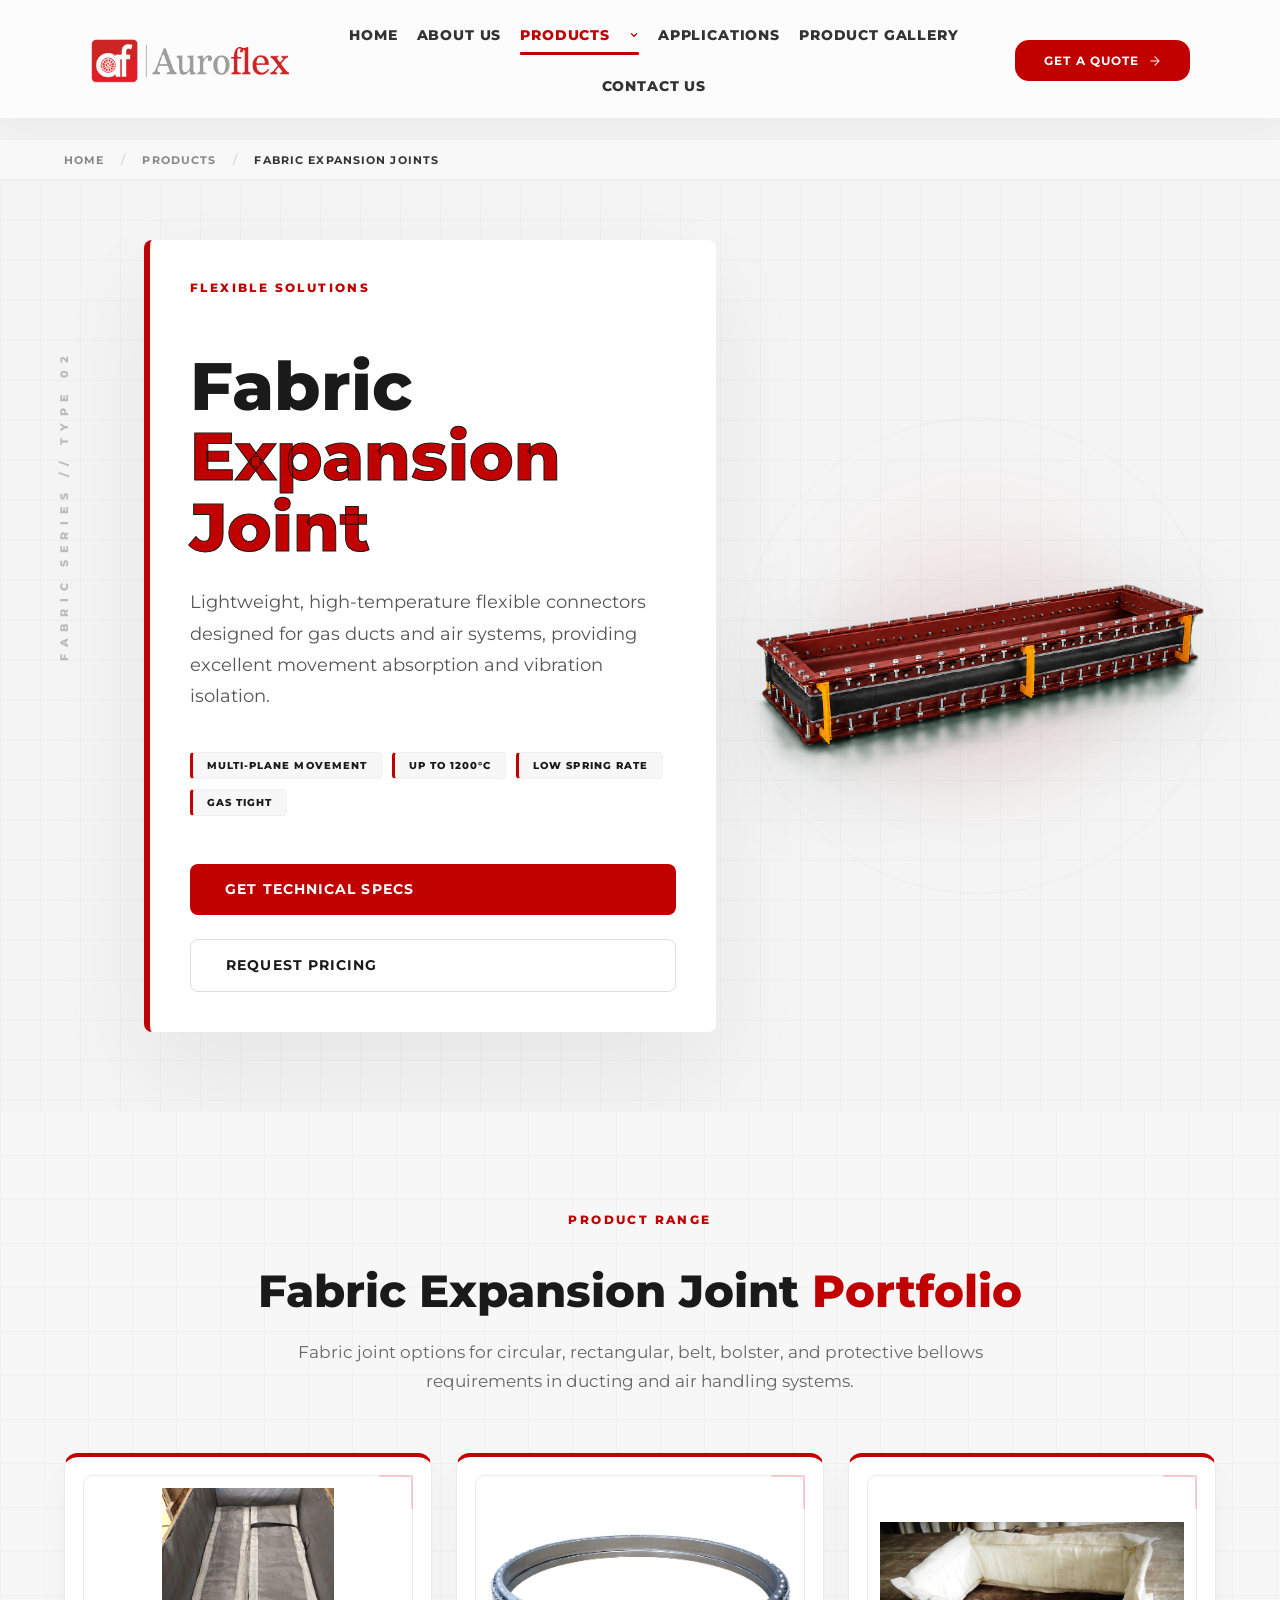
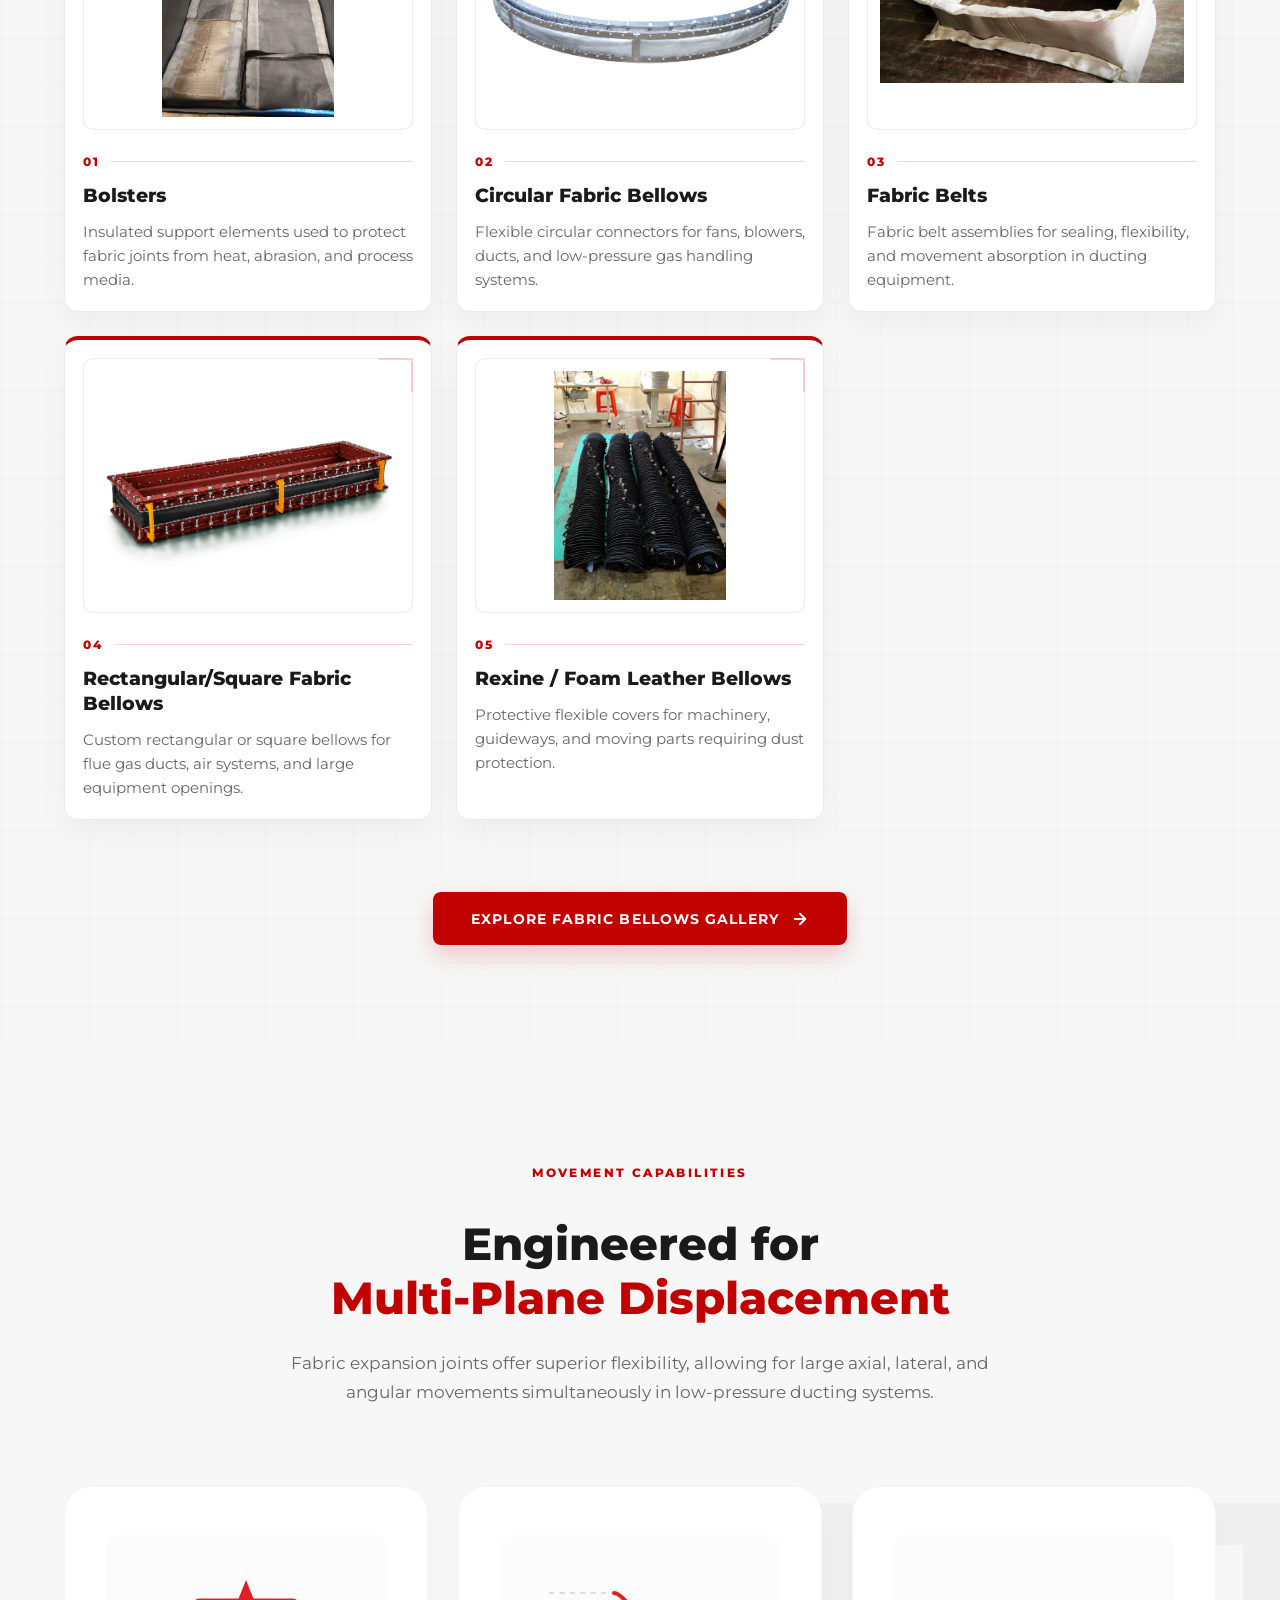
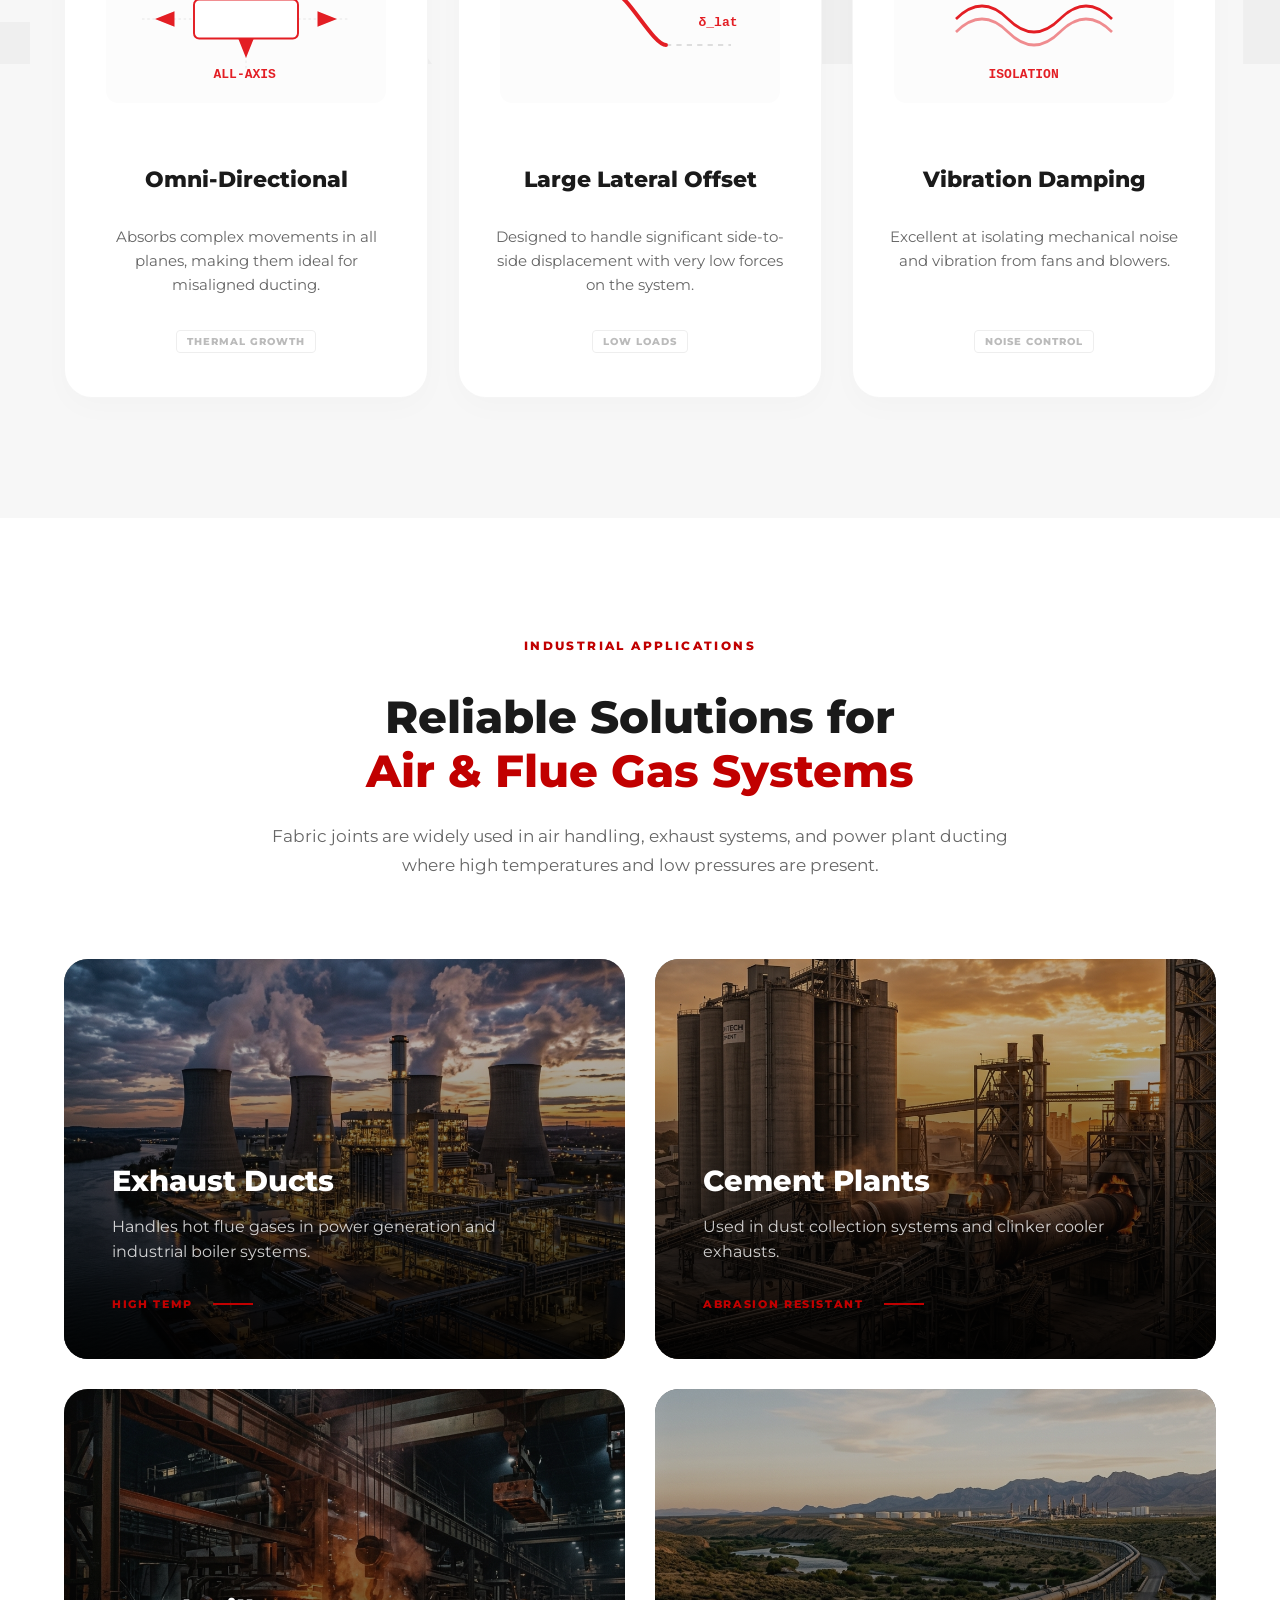
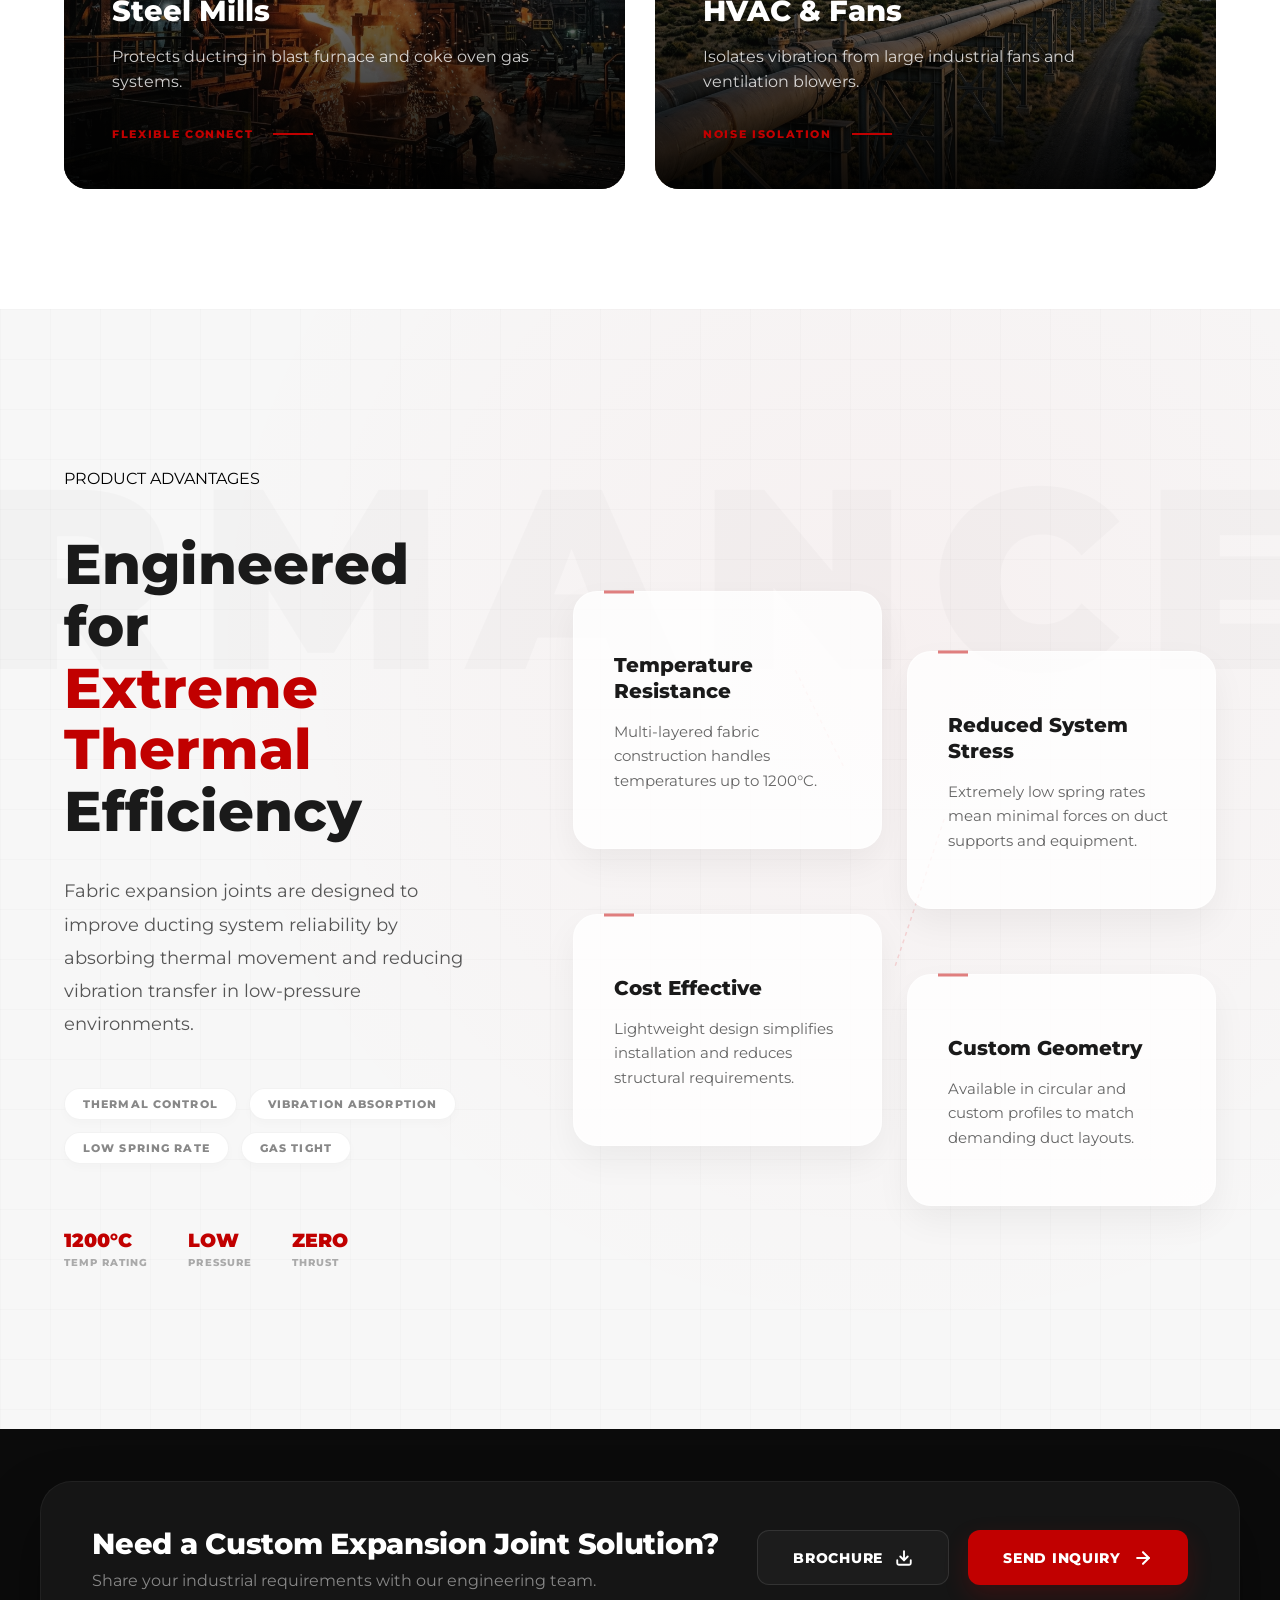
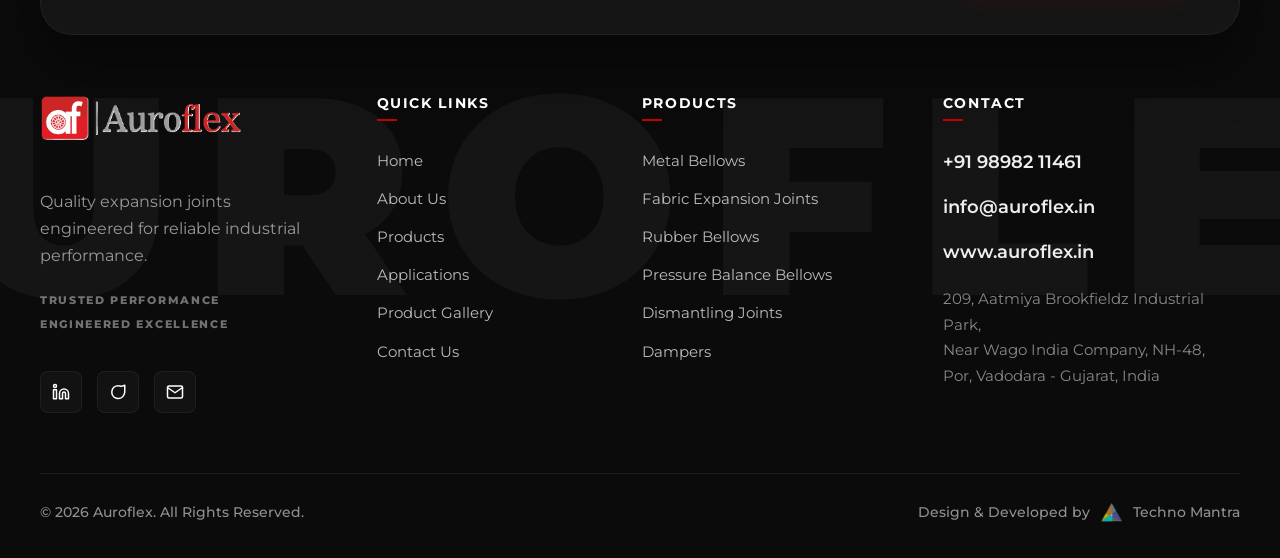
<file: fabric-joints.html>
<!DOCTYPE html>
<html lang="en">

<head>
  <meta charset="UTF-8" />
  <meta name="viewport" content="width=device-width, initial-scale=1.0" />
  <title>Fabric Expansion Joints | Auroflex Engineering</title>
  <link rel="preconnect" href="https://fonts.googleapis.com" />
  <link rel="preconnect" href="https://fonts.gstatic.com" crossorigin />
  <link href="https://fonts.googleapis.com/css2?family=Montserrat:wght@400;500;600;700;800&display=swap"
    rel="stylesheet" />
  <link rel="stylesheet" href="style.css" />
  <link rel="stylesheet" href="product.css" />
</head>

<body>
  <div data-include="partials/header.html"></div>

  <main class="inner-product-page">
    <!-- Breadcrumbs -->
    <nav class="breadcrumbs">
      <div class="breadcrumbs__container">
        <a href="index.html" class="breadcrumbs__link">Home</a>
        <span class="breadcrumbs__sep">/</span>
        <a href="products.html" class="breadcrumbs__link">Products</a>
        <span class="breadcrumbs__sep">/</span>
        <span class="breadcrumbs__current">Fabric Expansion Joints</span>
      </div>
    </nav>

    <!-- Section 1: Redesigned Product Hero -->
    <section class="inner-hero">
      <div class="inner-hero__bg" aria-hidden="true">
        <div class="inner-hero__grid"></div>
      </div>

      <div class="inner-hero__container">
        <div class="inner-hero__layout">

          <!-- Sidebar (Left) -->
          <div class="inner-hero__sidebar">
            <span class="inner-hero__sidebar-text">FABRIC SERIES // TYPE 02</span>
          </div>

          <!-- Visual (Center) -->
          <div class="inner-hero__visual reveal-on-scroll">
            <div class="inner-hero__img-wrap">
              <img src="images-used/fabric-bellow.png" alt="Fabric Expansion Joint" class="inner-hero__img" />
              <div class="inner-hero__glow"></div>
              <div class="hero-draft-circle"></div>
            </div>
          </div>

          <!-- Content Panel (Right) -->
          <div class="inner-hero__content reveal-on-scroll">
            <span class="inner-hero__tag">FLEXIBLE SOLUTIONS</span>
            <h1 class="inner-hero__title">
              Fabric <br />
              <span class="inner-hero__title--accent">Expansion Joint</span>
            </h1>
            <p class="inner-hero__desc">
              Lightweight, high-temperature flexible connectors designed for gas ducts and air systems, providing
              excellent movement absorption and vibration isolation.
            </p>

            <div class="inner-hero__tech-tags">
              <span class="inner-hero__tech-tag">MULTI-PLANE MOVEMENT</span>
              <span class="inner-hero__tech-tag">UP TO 1200°C</span>
              <span class="inner-hero__tech-tag">LOW SPRING RATE</span>
              <span class="inner-hero__tech-tag">GAS TIGHT</span>
            </div>

            <div class="inner-hero__actions">
              <a href="Auroflex Brochure_FINAL.pdf" download="Auroflex_Brochure.pdf"
                class="inner-hero__btn inner-hero__btn--primary">
                Get Technical Specs
              </a>
              <a href="contact.html" class="inner-hero__btn inner-hero__btn--outline">
                Request Pricing
              </a>
            </div>
          </div>

        </div>
      </div>
    </section>

    <!-- Section 2: Product Range -->
    <section class="product-range">
      <div class="product-range__container">
        <header class="product-range__header reveal-on-scroll">
          <div class="product-range__tag">PRODUCT RANGE</div>
          <h2 class="product-range__title">Fabric Expansion Joint <span
              class="product-range__title--accent">Portfolio</span></h2>
          <p class="product-range__desc">
            Fabric joint options for circular, rectangular, belt, bolster, and protective bellows requirements in
            ducting and air handling systems.
          </p>
        </header>

        <div class="product-range__grid">
          <article class="product-range__card reveal-on-scroll" id="bolsters">
            <div class="product-range__image-slot" aria-label="Image space for Bolsters">
              <img src="images-used/Fabric Bolster.jpeg" alt="Fabric Bolster" />
            </div>
            <div class="product-range__meta">
              <span class="product-range__number">01</span>
              <span class="product-range__line"></span>
            </div>
            <h3 class="product-range__card-title">Bolsters</h3>
            <p class="product-range__card-desc">Insulated support elements used to protect fabric joints from heat,
              abrasion, and process media.</p>
          </article>

          <article class="product-range__card reveal-on-scroll" id="circular-fabric-bellows">
            <div class="product-range__image-slot" aria-label="Image space for Circular Fabric Bellows">
              <img src="images-used/Circular Fabric Bellows.png" alt="Circular Fabric Bellows" />
            </div>
            <div class="product-range__meta">
              <span class="product-range__number">02</span>
              <span class="product-range__line"></span>
            </div>
            <h3 class="product-range__card-title">Circular Fabric Bellows</h3>
            <p class="product-range__card-desc">Flexible circular connectors for fans, blowers, ducts, and low-pressure
              gas handling systems.</p>
          </article>

          <article class="product-range__card reveal-on-scroll" id="fabric-belts">
            <div class="product-range__image-slot" aria-label="Image space for Fabric Belts">
              <img src="images-used/fabricbelt.png" alt="Fabric Belts" />
            </div>
            <div class="product-range__meta">
              <span class="product-range__number">03</span>
              <span class="product-range__line"></span>
            </div>
            <h3 class="product-range__card-title">Fabric Belts</h3>
            <p class="product-range__card-desc">Fabric belt assemblies for sealing, flexibility, and movement absorption
              in ducting equipment.</p>
          </article>

          <article class="product-range__card reveal-on-scroll" id="rectangular-square-fabric-bellows">
            <div class="product-range__image-slot" aria-label="Image space for Rectangular/Square Fabric Bellows">
              <img src="images-used/fabric-bellow.png" alt="Rectangular/Square Fabric Bellows" />
            </div>
            <div class="product-range__meta">
              <span class="product-range__number">04</span>
              <span class="product-range__line"></span>
            </div>
            <h3 class="product-range__card-title">Rectangular/Square Fabric Bellows</h3>
            <p class="product-range__card-desc">Custom rectangular or square bellows for flue gas ducts, air systems,
              and large equipment openings.</p>
          </article>

          <article class="product-range__card reveal-on-scroll" id="rexine-foam-leather-bellows">
            <div class="product-range__image-slot" aria-label="Image space for Rexine / Foam Leather Bellows">
              <img src="images-used/Rexine-Foam Leather Bellows.png" alt="Rexine / Foam Leather Bellows" />
            </div>
            <div class="product-range__meta">
              <span class="product-range__number">05</span>
              <span class="product-range__line"></span>
            </div>
            <h3 class="product-range__card-title">Rexine / Foam Leather Bellows</h3>
            <p class="product-range__card-desc">Protective flexible covers for machinery, guideways, and moving parts
              requiring dust protection.</p>
          </article>
        </div>


        <div class="product-range__footer reveal-on-scroll">
          <a href="product-gallery.html#fabric" class="product-range__gallery-btn">
            Explore Fabric Bellows Gallery
            <svg width="18" height="18" viewBox="0 0 24 24" fill="none" stroke="currentColor" stroke-width="2.5" stroke-linecap="round" stroke-linejoin="round"><line x1="5" y1="12" x2="19" y2="12"></line><polyline points="12 5 19 12 12 19"></polyline></svg>
          </a>
        </div>
      </div>
    </section>


    <!-- Section 2: Movement Capabilities -->
    <section class="capabilities">
      <div class="capabilities__bg" aria-hidden="true">
        <div class="capabilities__grid"></div>
        <div class="capabilities__watermark">FLEXIBILITY</div>
      </div>

      <div class="capabilities__container">
        <header class="capabilities__header reveal-on-scroll">
          <div class="capabilities__tag">MOVEMENT CAPABILITIES</div>
          <h2 class="capabilities__title">Engineered for <br /> <span class="capabilities__title--accent">Multi-Plane
              Displacement</span></h2>
          <p class="capabilities__desc">
            Fabric expansion joints offer superior flexibility, allowing for large axial, lateral, and angular movements
            simultaneously in low-pressure ducting systems.
          </p>
        </header>

        <div class="capabilities__cards">
          <!-- Card 1: Multi-Axis -->
          <div class="capabilities__card reveal-on-scroll">
            <div class="capabilities__card-diagram">
              <svg viewBox="0 0 200 120" fill="none" xmlns="http://www.w3.org/2000/svg">
                <path d="M20 60H180M100 20V100" stroke="#eee" stroke-width="1" stroke-dasharray="2 2" />
                <rect x="60" y="45" width="80" height="30" rx="4" fill="#fff" stroke="#e31e24" stroke-width="1.5" />
                <path
                  d="M30 60L45 54V66L30 60ZM170 60L155 54V66L170 60ZM100 30L94 45H106L100 30ZM100 90L94 75H106L100 90Z"
                  fill="#e31e24" />
                <text x="75" y="105" fill="#e31e24" font-family="monospace" font-size="10"
                  font-weight="bold">ALL-AXIS</text>
              </svg>
            </div>
            <h3 class="capabilities__card-title">Omni-Directional</h3>
            <p class="capabilities__card-desc">Absorbs complex movements in all planes, making them ideal for misaligned
              ducting.</p>
            <div class="capabilities__card-tags">
              <span class="capabilities__card-tag">THERMAL GROWTH</span>
            </div>
          </div>

          <!-- Card 2: Lateral -->
          <div class="capabilities__card reveal-on-scroll">
            <div class="capabilities__card-diagram">
              <svg viewBox="0 0 200 120" fill="none" xmlns="http://www.w3.org/2000/svg">
                <path d="M30 40H80M120 80H170" stroke="#ddd" stroke-width="1.5" stroke-dasharray="4 4" />
                <path d="M80 40C90 40 110 80 120 80" stroke="#e31e24" stroke-width="3" stroke-linecap="round" />
                <text x="145" y="65" fill="#e31e24" font-family="monospace" font-size="10"
                  font-weight="bold">δ_lat</text>
              </svg>
            </div>
            <h3 class="capabilities__card-title">Large Lateral Offset</h3>
            <p class="capabilities__card-desc">Designed to handle significant side-to-side displacement with very low
              forces on the system.</p>
            <div class="capabilities__card-tags">
              <span class="capabilities__card-tag">LOW LOADS</span>
            </div>
          </div>

          <!-- Card 3: Vibration -->
          <div class="capabilities__card reveal-on-scroll">
            <div class="capabilities__card-diagram">
              <svg viewBox="0 0 200 120" fill="none" xmlns="http://www.w3.org/2000/svg">
                <path d="M40 60Q60 40 80 60T120 60 160 60" stroke="#e31e24" stroke-width="2" fill="none" />
                <path d="M40 70Q60 50 80 70T120 70 160 70" stroke="#e31e24" stroke-width="2" fill="none"
                  opacity="0.5" />
                <text x="65" y="105" fill="#e31e24" font-family="monospace" font-size="10"
                  font-weight="bold">ISOLATION</text>
              </svg>
            </div>
            <h3 class="capabilities__card-title">Vibration Damping</h3>
            <p class="capabilities__card-desc">Excellent at isolating mechanical noise and vibration from fans and
              blowers.</p>
            <div class="capabilities__card-tags">
              <span class="capabilities__card-tag">NOISE CONTROL</span>
            </div>
          </div>
        </div>
      </div>
    </section>

    <!-- Section 3: Industrial Applications -->
    <section class="applications-inner">
      <div class="applications-inner__container">
        <header class="applications-inner__header reveal-on-scroll">
          <div class="applications-inner__tag">INDUSTRIAL APPLICATIONS</div>
          <h2 class="applications-inner__title">Reliable Solutions for <br /> <span
              class="applications-inner__title--accent">Air & Flue Gas Systems</span></h2>
          <p class="applications-inner__desc">
            Fabric joints are widely used in air handling, exhaust systems, and power plant ducting where high
            temperatures and low pressures are present.
          </p>
        </header>

        <div class="applications-inner__grid">
          <div class="app-inner-card reveal-on-scroll">
            <div class="app-inner-card__bg">
              <img src="images-used/industry_power_plant.png" alt="Exhaust Ducts" class="app-inner-card__img" />
              <div class="app-inner-card__overlay"></div>
            </div>
            <div class="app-inner-card__content">
              <h3 class="app-inner-card__title">Exhaust Ducts</h3>
              <p class="app-inner-card__text">Handles hot flue gases in power generation and industrial boiler systems.
              </p>
              <div class="app-inner-card__footer">
                <span class="app-inner-card__tag">HIGH TEMP</span>
                <div class="app-inner-card__line"></div>
              </div>
            </div>
          </div>

          <div class="app-inner-card reveal-on-scroll">
            <div class="app-inner-card__bg">
              <img src="images-used/industry_cement.png" alt="Cement Plants" class="app-inner-card__img" />
              <div class="app-inner-card__overlay"></div>
            </div>
            <div class="app-inner-card__content">
              <h3 class="app-inner-card__title">Cement Plants</h3>
              <p class="app-inner-card__text">Used in dust collection systems and clinker cooler exhausts.</p>
              <div class="app-inner-card__footer">
                <span class="app-inner-card__tag">ABRASION RESISTANT</span>
                <div class="app-inner-card__line"></div>
              </div>
            </div>
          </div>

          <div class="app-inner-card reveal-on-scroll">
            <div class="app-inner-card__bg">
              <img src="images-used/industry_steel.png" alt="Steel Mills" class="app-inner-card__img" />
              <div class="app-inner-card__overlay"></div>
            </div>
            <div class="app-inner-card__content">
              <h3 class="app-inner-card__title">Steel Mills</h3>
              <p class="app-inner-card__text">Protects ducting in blast furnace and coke oven gas systems.</p>
              <div class="app-inner-card__footer">
                <span class="app-inner-card__tag">FLEXIBLE CONNECT</span>
                <div class="app-inner-card__line"></div>
              </div>
            </div>
          </div>

          <div class="app-inner-card reveal-on-scroll">
            <div class="app-inner-card__bg">
              <img src="images-used/industry_infrastructure.png" alt="HVAC & Fans" class="app-inner-card__img" />
              <div class="app-inner-card__overlay"></div>
            </div>
            <div class="app-inner-card__content">
              <h3 class="app-inner-card__title">HVAC & Fans</h3>
              <p class="app-inner-card__text">Isolates vibration from large industrial fans and ventilation blowers.</p>
              <div class="app-inner-card__footer">
                <span class="app-inner-card__tag">NOISE ISOLATION</span>
                <div class="app-inner-card__line"></div>
              </div>
            </div>
          </div>
        </div>
      </div>
    </section>

    <!-- Section 4: Technical Advantages -->
    <section class="advantages-inner">
      <div class="advantages-inner__bg" aria-hidden="true">
        <div class="advantages-inner__radial"></div>
        <div class="advantages-inner__grid"></div>
        <div class="advantages-inner__watermark">PERFORMANCE</div>
      </div>

      <div class="advantages-inner__container">
        <div class="advantages-inner__layout">
          <div class="advantages-inner__content reveal-on-scroll">
            <div class="advantages-inner__tag">PRODUCT ADVANTAGES</div>
            <h2 class="advantages-inner__title">
              Engineered for <br />
              <span class="advantages-inner__title--accent">Extreme Thermal</span> <br />
              Efficiency
            </h2>
            <p class="advantages-inner__desc">
              Fabric expansion joints are designed to improve ducting system reliability by absorbing thermal movement
              and reducing vibration transfer in low-pressure environments.
            </p>

            <div class="advantages-inner__pills">
              <span class="advantages-inner__pill">THERMAL CONTROL</span>
              <span class="advantages-inner__pill">VIBRATION ABSORPTION</span>
              <span class="advantages-inner__pill">LOW SPRING RATE</span>
              <span class="advantages-inner__pill">GAS TIGHT</span>
            </div>

            <div class="advantages-inner__specs-mini">
              <div class="mini-spec">
                <span class="mini-spec__val">1200°C</span>
                <span class="mini-spec__label">TEMP RATING</span>
              </div>
              <div class="mini-spec">
                <span class="mini-spec__val">LOW</span>
                <span class="mini-spec__label">PRESSURE</span>
              </div>
              <div class="mini-spec">
                <span class="mini-spec__val">ZERO</span>
                <span class="mini-spec__label">THRUST</span>
              </div>
            </div>
          </div>

          <div class="advantages-inner__stack reveal-on-scroll">
            <svg class="advantages-inner__lines" viewBox="0 0 400 600" fill="none" xmlns="http://www.w3.org/2000/svg">
              <path d="M100 100L150 200M250 250L200 400" stroke="rgba(227, 30, 36, 0.15)" stroke-width="1.5"
                stroke-dasharray="4 4" />
            </svg>

            <div class="advantage-card advantage-card--1">
              <h3 class="advantage-card__title">Temperature Resistance</h3>
              <p class="advantage-card__text">Multi-layered fabric construction handles temperatures up to 1200°C.</p>
              <div class="advantage-card__line"></div>
            </div>

            <div class="advantage-card advantage-card--2">
              <h3 class="advantage-card__title">Reduced System Stress</h3>
              <p class="advantage-card__text">Extremely low spring rates mean minimal forces on duct supports and
                equipment.</p>
              <div class="advantage-card__line"></div>
            </div>

            <div class="advantage-card advantage-card--3">
              <h3 class="advantage-card__title">Cost Effective</h3>
              <p class="advantage-card__text">Lightweight design simplifies installation and reduces structural
                requirements.</p>
              <div class="advantage-card__line"></div>
            </div>

            <div class="advantage-card advantage-card--4">
              <h3 class="advantage-card__title">Custom Geometry</h3>
              <p class="advantage-card__text">Available in circular and custom profiles to match demanding duct layouts.
              </p>
              <div class="advantage-card__line"></div>
            </div>
          </div>
        </div>
      </div>
    </section>
  </main>

  <footer class="site-footer">
    <div class="site-footer__container">
      <!-- TOP CTA STRIP -->
      <div class="site-footer__cta-strip">
        <div class="site-footer__cta-content">
          <h3 class="site-footer__cta-title">Need a Custom Expansion Joint Solution?</h3>
          <p class="site-footer__cta-desc">Share your industrial requirements with our engineering team.</p>
        </div>
        <div class="site-footer__cta-actions">
          <a href="Auroflex Brochure_FINAL.pdf" download="Auroflex_Brochure.pdf"
            class="site-footer__cta-btn site-footer__cta-btn--outline">
            Brochure
            <svg width="18" height="18" viewBox="0 0 24 24" fill="none" stroke="currentColor" stroke-width="2.5"
              stroke-linecap="round" stroke-linejoin="round">
              <path d="M21 15v4a2 2 0 0 1-2 2H5a2 2 0 0 1-2-2v-4"></path>
              <polyline points="7 10 12 15 17 10"></polyline>
              <line x1="12" y1="15" x2="12" y2="3"></line>
            </svg>
          </a>
          <a href="contact.html" class="site-footer__cta-btn">
            Send Inquiry
            <svg width="20" height="20" viewBox="0 0 24 24" fill="none" stroke="currentColor" stroke-width="2.5"
              stroke-linecap="round" stroke-linejoin="round">
              <line x1="5" y1="12" x2="19" y2="12"></line>
              <polyline points="12 5 19 12 12 19"></polyline>
            </svg>
          </a>
        </div>
      </div>

      <!-- MAIN FOOTER GRID -->
      <div class="site-footer__main">
        <!-- COLUMN 1: BRAND -->
        <div class="site-footer__col site-footer__col--brand">
          <a class="site-logo" href="index.html" aria-label="Auroflex home">
            <img src="images-used/auroflex-logo.png" alt="Auroflex - Quality Expansion Joints" class="site-logo__img" />
          </a>
          <p class="site-footer__brand-desc">
            Quality expansion joints engineered for reliable industrial performance.
          </p>
          <div class="site-footer__tags">
            <span class="site-footer__tag">TRUSTED PERFORMANCE</span>
            <span class="site-footer__tag">ENGINEERED EXCELLENCE</span>
          </div>
          <div class="site-footer__social">
            <a href="#" class="site-footer__social-item" aria-label="LinkedIn">
              <svg width="18" height="18" viewBox="0 0 24 24" fill="none" stroke="currentColor" stroke-width="2"
                stroke-linecap="round" stroke-linejoin="round">
                <path d="M16 8a6 6 0 0 1 6 6v7h-4v-7a2 2 0 0 0-2-2 2 2 0 0 0-2 2v7h-4v-7a6 6 0 0 1 6-6z"></path>
                <rect x="2" y="9" width="4" height="12"></rect>
                <circle cx="4" cy="4" r="2"></circle>
              </svg>
            </a>
            <a href="#" class="site-footer__social-item" aria-label="WhatsApp">
              <svg width="18" height="18" viewBox="0 0 24 24" fill="none" stroke="currentColor" stroke-width="2"
                stroke-linecap="round" stroke-linejoin="round">
                <path d="M21 11.5a8.38 8.38 0 0 1-.9 3.8 8.5 8.5 0 1 1-7.6-11.7 8.38 8.38 0 0 1 3.8.9L21 3z"></path>
              </svg>
            </a>
            <a href="mailto:info@auroflex.in" class="site-footer__social-item" aria-label="Email">
              <svg width="18" height="18" viewBox="0 0 24 24" fill="none" stroke="currentColor" stroke-width="2"
                stroke-linecap="round" stroke-linejoin="round">
                <path d="M4 4h16c1.1 0 2 .9 2 2v12c0 1.1-.9 2-2 2H4c-1.1 0-2-.9-2-2V6c0-1.1.9-2 2-2z"></path>
                <polyline points="22,6 12,13 2,6"></polyline>
              </svg>
            </a>
          </div>
        </div>

        <!-- COLUMN 2: QUICK LINKS -->
        <div class="site-footer__col site-footer__col--links">
          <h4 class="site-footer__col-title">Quick Links</h4>
          <ul class="site-footer__list">
            <li><a href="index.html" class="site-footer__link">Home</a></li>
            <li><a href="about.html" class="site-footer__link">About Us</a></li>
            <li><a href="products.html" class="site-footer__link">Products</a></li>
            <li><a href="applications.html" class="site-footer__link">Applications</a></li>
            <li><a href="product-gallery.html" class="site-footer__link">Product Gallery</a></li>
            <li><a href="contact.html" class="site-footer__link">Contact Us</a></li>
          </ul>
        </div>

        <!-- COLUMN 3: PRODUCTS -->
        <div class="site-footer__col site-footer__col--products">
          <h4 class="site-footer__col-title">Products</h4>
          <ul class="site-footer__list">
            <li><a href="metal-bellows.html" class="site-footer__link">Metal Bellows</a></li>
            <li><a href="fabric-joints.html" class="site-footer__link">Fabric Expansion Joints</a></li>
            <li><a href="rubber-joints.html" class="site-footer__link">Rubber Bellows</a></li>
            <li><a href="pressure-balance.html" class="site-footer__link">Pressure Balance Bellows</a></li>
            <li><a href="dismantling-joints.html" class="site-footer__link">Dismantling Joints</a></li>
            <li><a href="dampers.html" class="site-footer__link">Dampers</a></li>
          </ul>
        </div>

        <!-- COLUMN 4: CONTACT -->
        <div class="site-footer__col site-footer__col--contact">
          <h4 class="site-footer__col-title">Contact</h4>
          <div class="site-footer__contact-info">
            <div class="site-footer__contact-item">
              <a href="tel:+919898211461">+91 98982 11461</a>
            </div>
            <div class="site-footer__contact-item">
              <a href="mailto:info@auroflex.in">info@auroflex.in</a>
            </div>
            <div class="site-footer__contact-item">
              <a href="http://www.auroflex.in" target="_blank">www.auroflex.in</a>
            </div>
            <div class="site-footer__address">
              <p>209, Aatmiya Brookfieldz Industrial Park,<br />
                Near Wago India Company, NH-48,<br />
                Por, Vadodara - Gujarat, India</p>
            </div>
          </div>
        </div>
      </div>

      <!-- BOTTOM STRIP -->
      <div class="site-footer__bottom">
        <div class="site-footer__copyright">
          &copy; 2026 Auroflex. All Rights Reserved.
        </div>
        <div class="site-footer__credits">
          Design & Developed by <img src="images-used/techno-mantra.png" alt="Techno Mantra"
            class="site-footer__credits-img" /> Techno Mantra
        </div>
      </div>
    </div>

    <!-- Watermark -->
    <div class="site-footer__watermark-mask" aria-hidden="true">
      <div class="site-footer__bg-watermark">AUROFLEX</div>
    </div>
  </footer>

  <script src="script.js"></script>
</body>

</html>
</file>
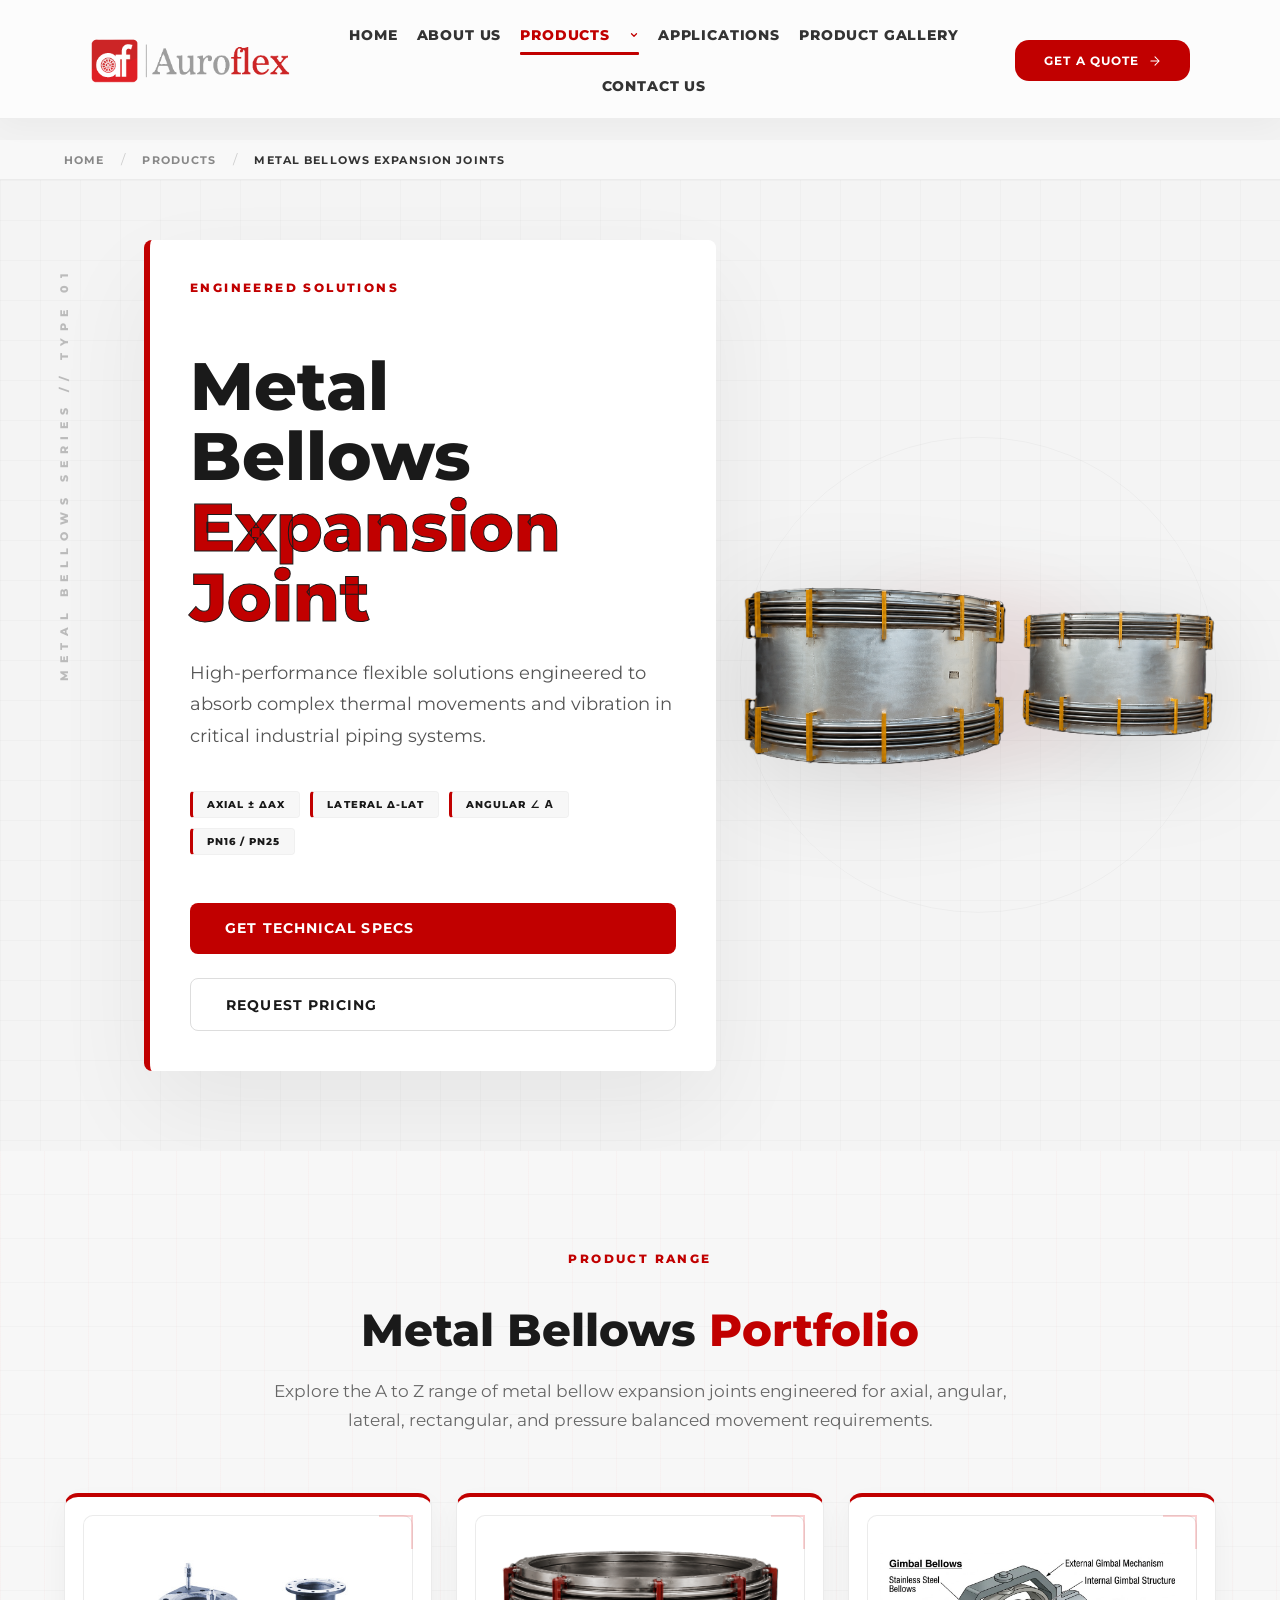
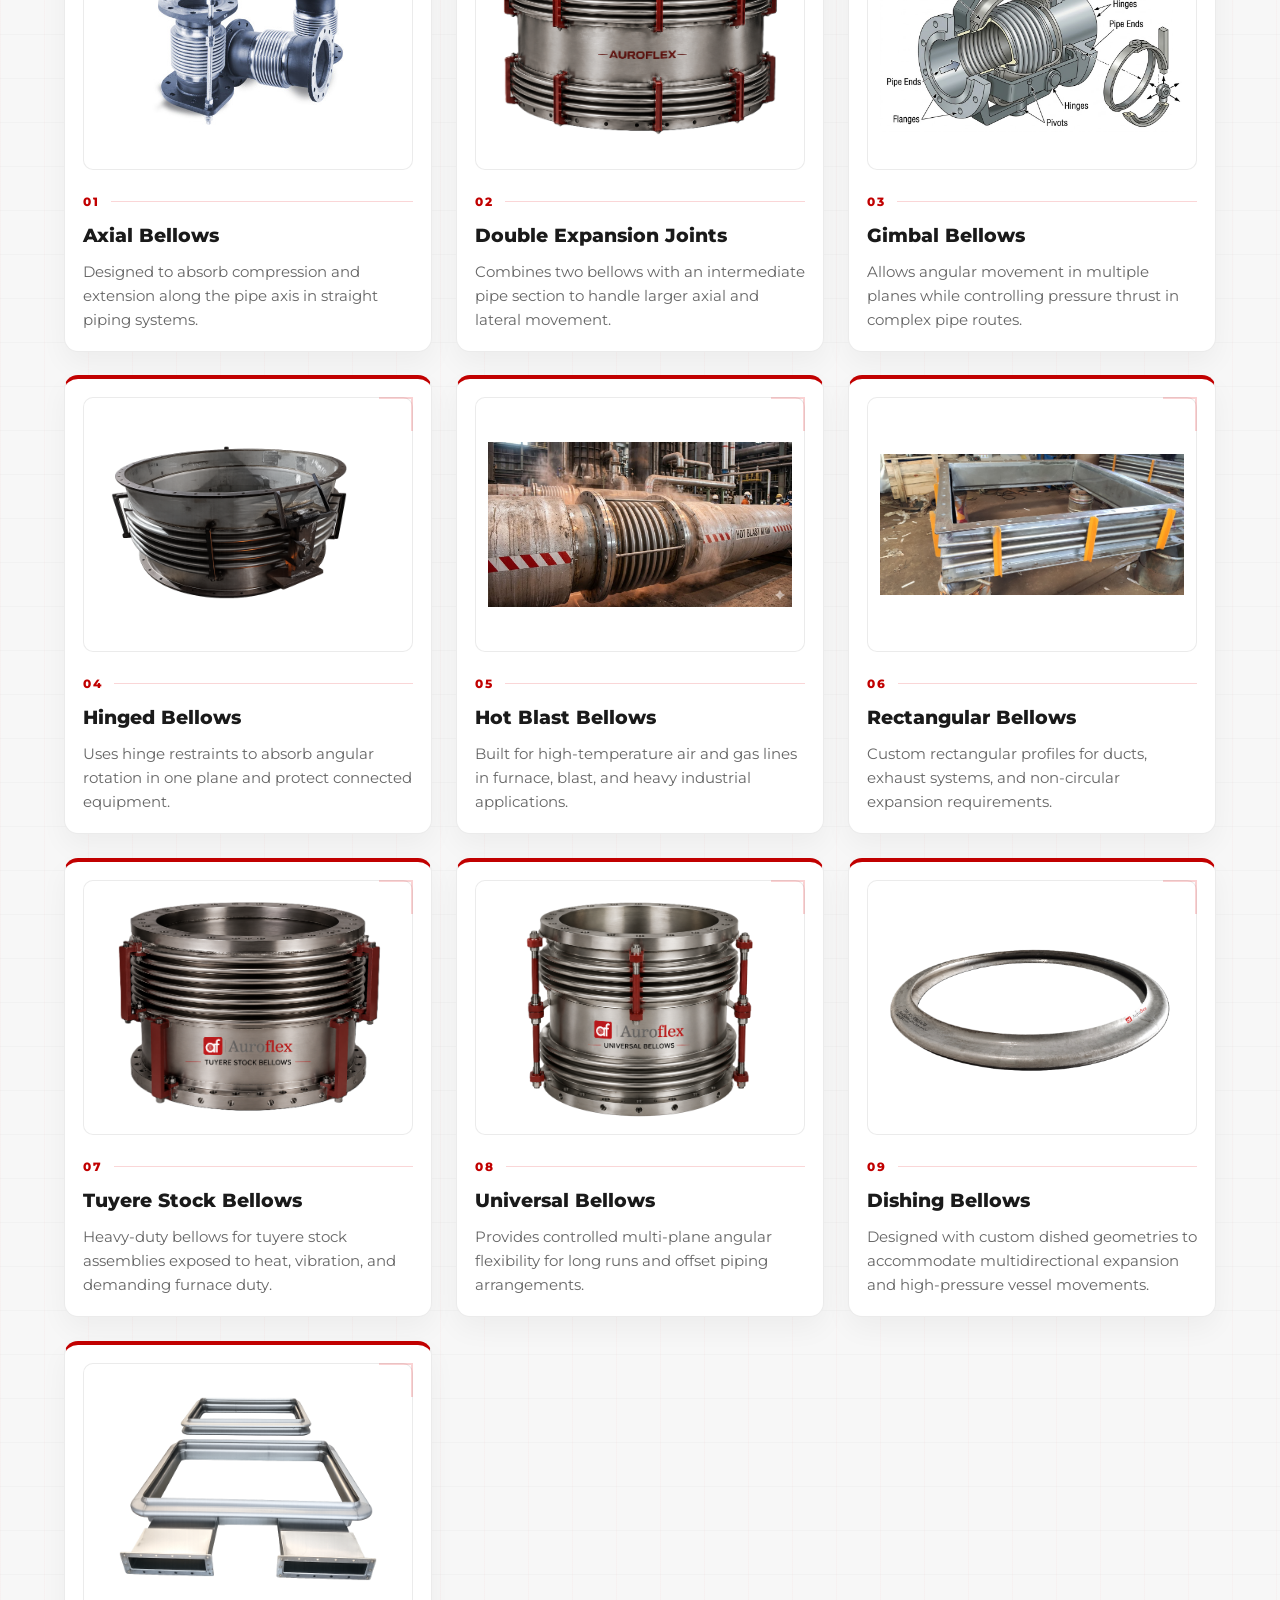
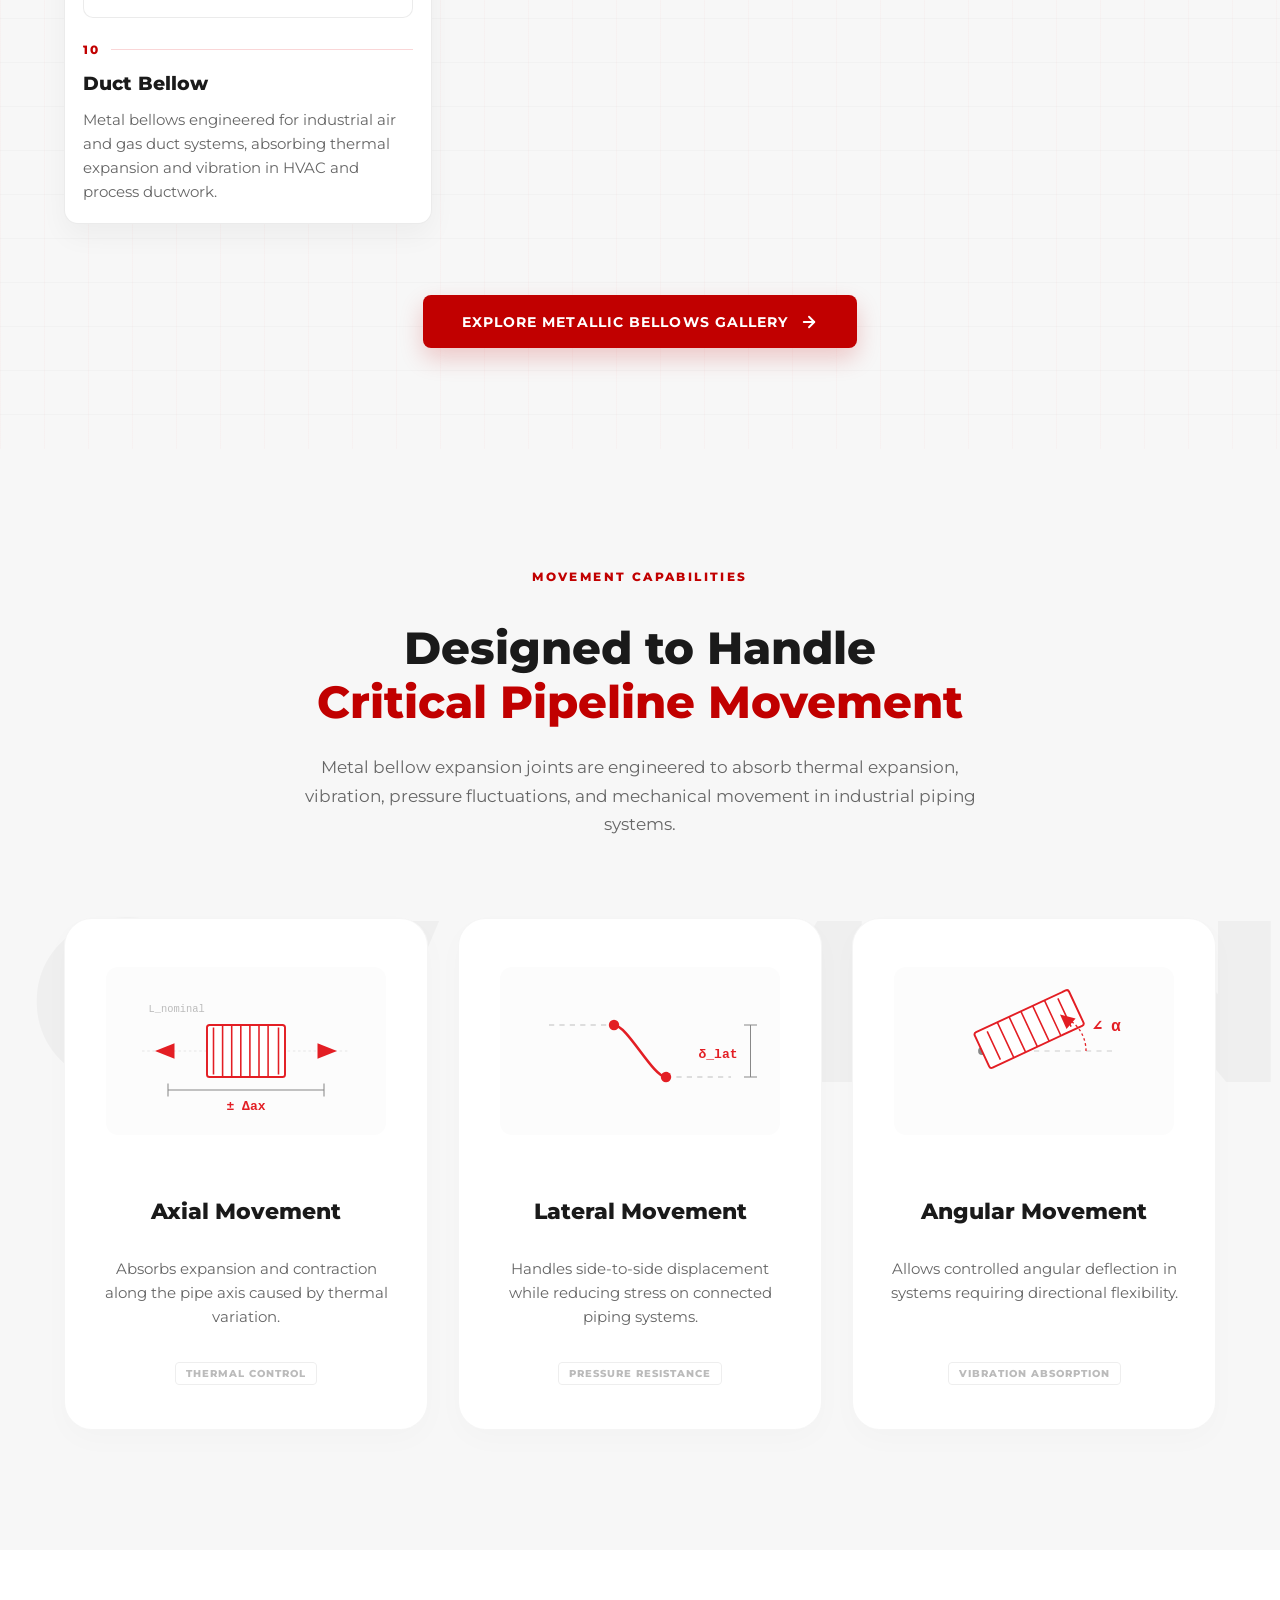
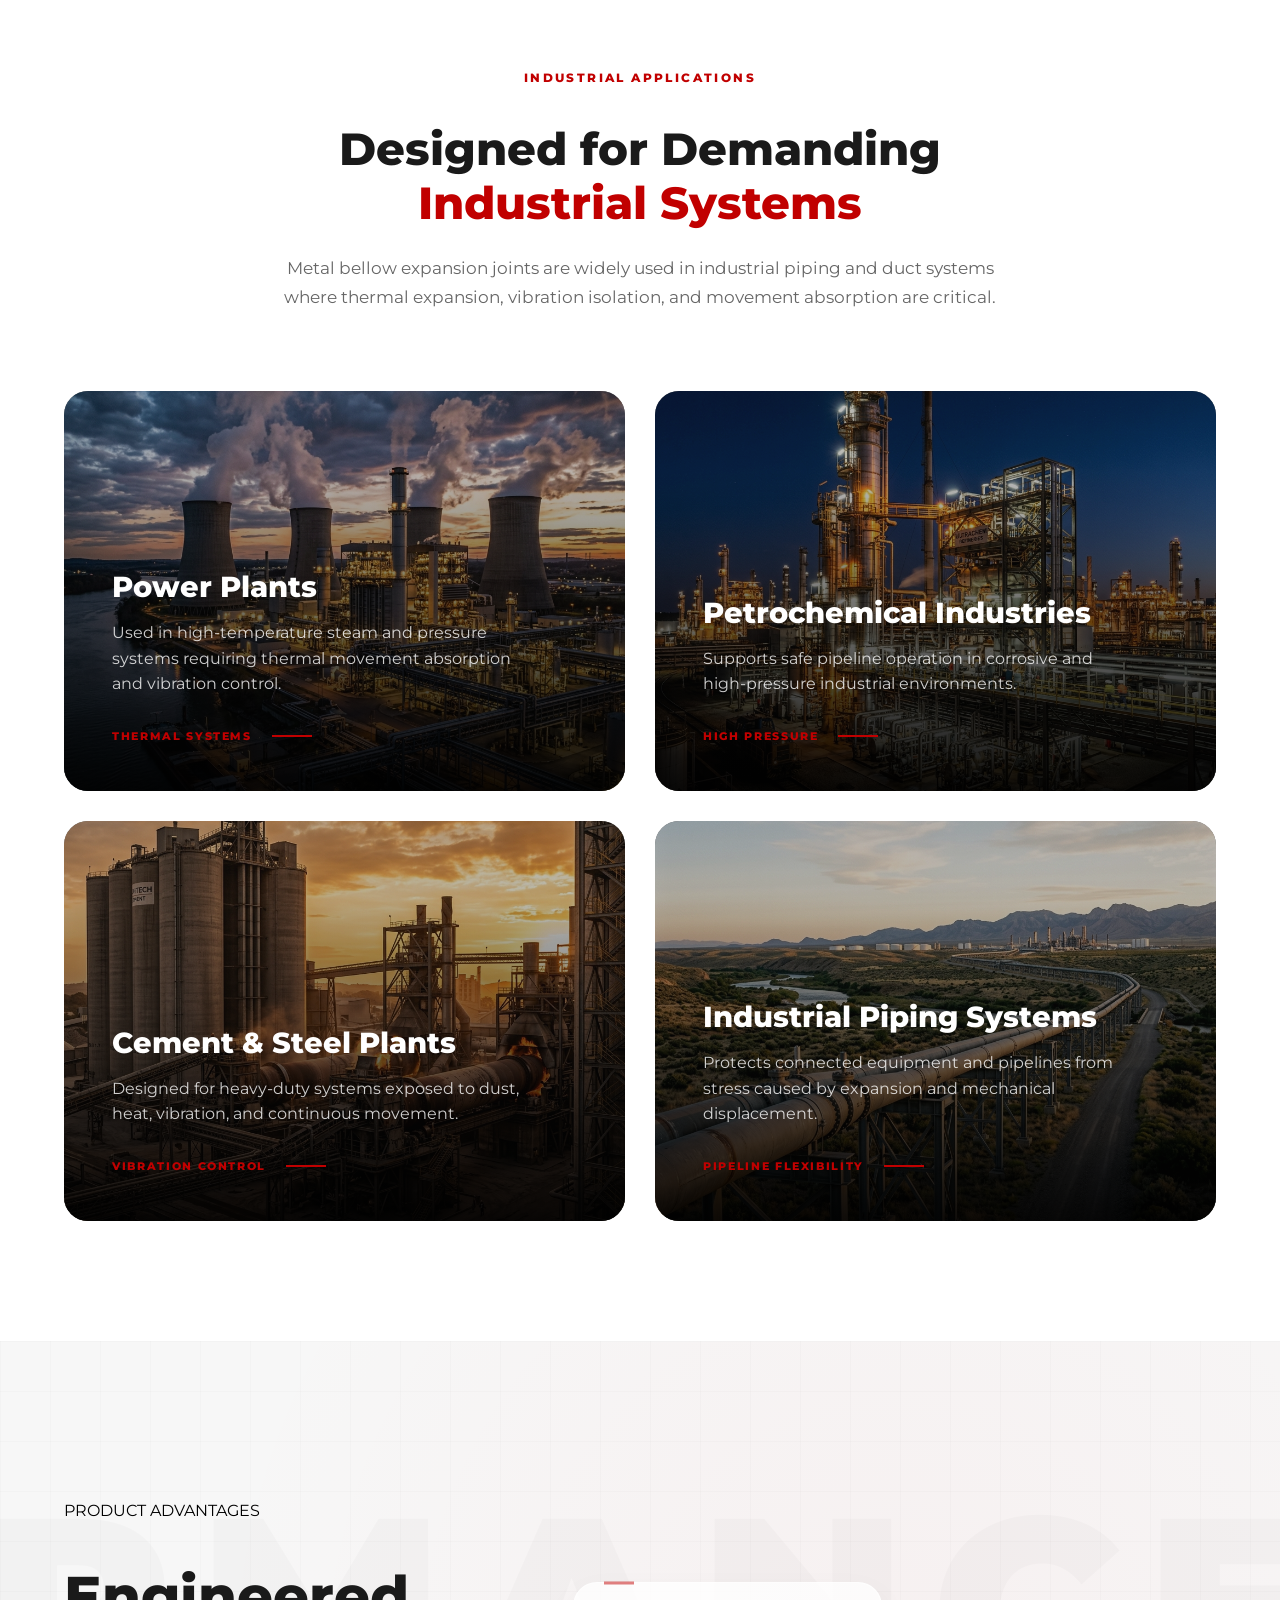
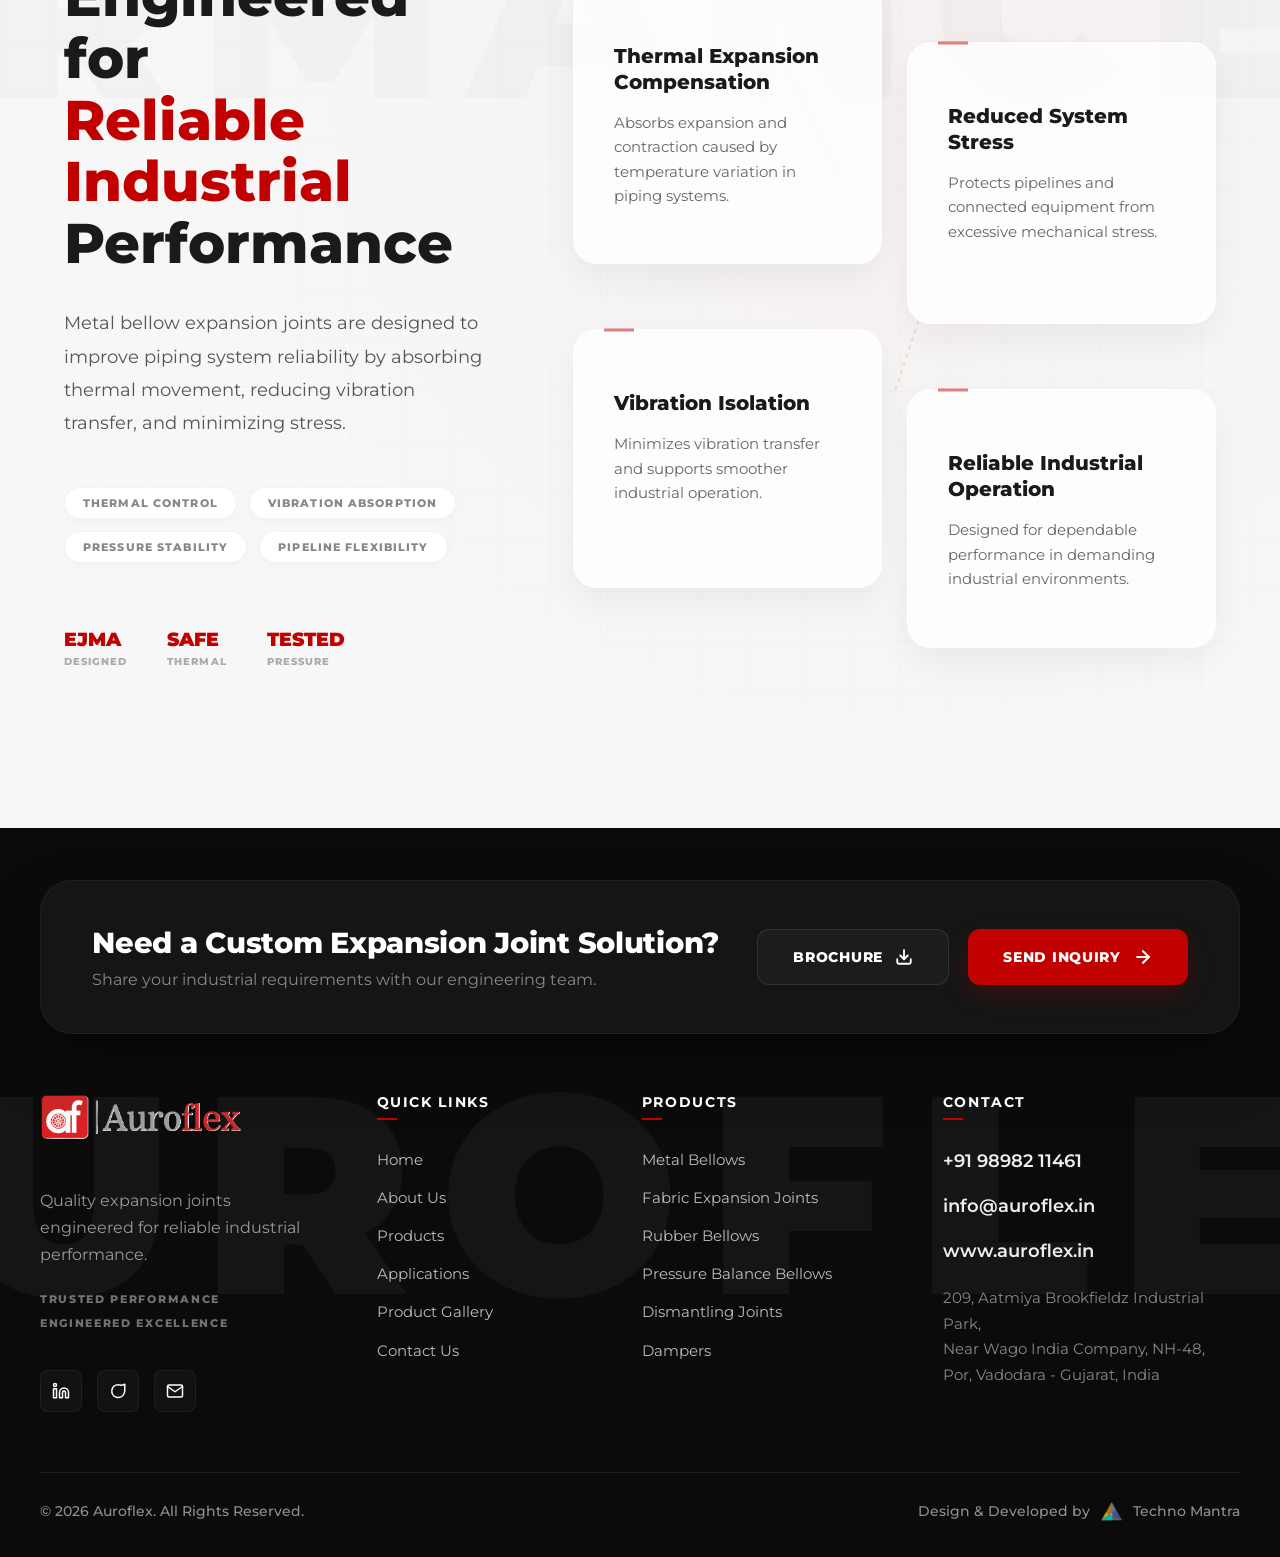
<file: metal-bellows.html>
<!DOCTYPE html>
<html lang="en">

<head>
  <meta charset="UTF-8" />
  <meta name="viewport" content="width=device-width, initial-scale=1.0" />
  <title>Metal Bellow Expansion Joints | Auroflex Engineering</title>
  <link rel="preconnect" href="https://fonts.googleapis.com" />
  <link rel="preconnect" href="https://fonts.gstatic.com" crossorigin />
  <link href="https://fonts.googleapis.com/css2?family=Montserrat:wght@400;500;600;700;800&display=swap"
    rel="stylesheet" />
  <link rel="stylesheet" href="style.css" />
  <link rel="stylesheet" href="product.css" />
</head>

<body>
  <div data-include="partials/header.html"></div>

  <main class="inner-product-page">
    <!-- Breadcrumbs -->
    <nav class="breadcrumbs">
      <div class="breadcrumbs__container">
        <a href="index.html" class="breadcrumbs__link">Home</a>
        <span class="breadcrumbs__sep">/</span>
        <a href="products.html" class="breadcrumbs__link">Products</a>
        <span class="breadcrumbs__sep">/</span>
        <span class="breadcrumbs__current">Metal Bellows Expansion Joints</span>
      </div>
    </nav>

    <!-- Section 1: Redesigned Product Hero -->
    <section class="inner-hero">
      <div class="inner-hero__bg" aria-hidden="true">
        <div class="inner-hero__grid"></div>
      </div>

      <div class="inner-hero__container">
        <div class="inner-hero__layout">

          <!-- Sidebar (Left) -->
          <div class="inner-hero__sidebar">
            <span class="inner-hero__sidebar-text">METAL BELLOWS SERIES // TYPE 01</span>
          </div>

          <!-- Visual (Center) -->
          <div class="inner-hero__visual reveal-on-scroll">
            <div class="inner-hero__img-wrap">
              <img src="images-used/metalballow-1.png" alt="Metal Bellows Expansion Joint"
                class="inner-hero__img" />
              <div class="inner-hero__glow"></div>
              <div class="hero-draft-circle"></div>
            </div>
          </div>

          <!-- Content Panel (Right) -->
          <div class="inner-hero__content reveal-on-scroll">
            <span class="inner-hero__tag">ENGINEERED SOLUTIONS</span>
            <h1 class="inner-hero__title">
              Metal Bellows <br />
              <span class="inner-hero__title--accent">Expansion Joint</span>
            </h1>
            <p class="inner-hero__desc">
              High-performance flexible solutions engineered to absorb complex thermal movements and vibration in
              critical industrial piping systems.
            </p>

            <div class="inner-hero__tech-tags">
              <span class="inner-hero__tech-tag">AXIAL ± Δax</span>
              <span class="inner-hero__tech-tag">LATERAL δ-lat</span>
              <span class="inner-hero__tech-tag">ANGULAR ∠ α</span>
              <span class="inner-hero__tech-tag">PN16 / PN25</span>
            </div>

            <div class="inner-hero__actions">
              <a href="Auroflex Brochure_FINAL.pdf" download="Auroflex_Brochure.pdf"
                class="inner-hero__btn inner-hero__btn--primary">
                Get Technical Specs
              </a>
              <a href="contact.html" class="inner-hero__btn inner-hero__btn--outline">
                Request Pricing
              </a>
            </div>
          </div>

        </div>
      </div>
    </section>

    <!-- Section 2: Product Range -->
    <section class="product-range">
      <div class="product-range__container">
        <header class="product-range__header reveal-on-scroll">
          <div class="product-range__tag">PRODUCT RANGE</div>
          <h2 class="product-range__title">Metal Bellows <span class="product-range__title--accent">Portfolio</span>
          </h2>
          <p class="product-range__desc">
            Explore the A to Z range of metal bellow expansion joints engineered for axial, angular, lateral,
            rectangular, and pressure balanced movement requirements.
          </p>
        </header>

        <div class="product-range__grid">
          <article id="axial-bellows" class="product-range__card reveal-on-scroll">
            <div class="product-range__image-slot" aria-label="Image space for Axial Bellows">
              <img src="images-used/Axial Bellows.jpg" alt="Axial Bellows" />
            </div>
            <div class="product-range__meta">
              <span class="product-range__number">01</span>
              <span class="product-range__line"></span>
            </div>
            <h3 class="product-range__card-title">Axial Bellows</h3>
            <p class="product-range__card-desc">Designed to absorb compression and extension along the pipe axis in
              straight piping systems.</p>
          </article>

          <article id="double-expansion-joints" class="product-range__card reveal-on-scroll">
            <div class="product-range__image-slot" aria-label="Image space for Double Expansion Joints">
              <img src="images-used/Double Expansion Joints.png" alt="Double Expansion Joints" />
            </div>
            <div class="product-range__meta">
              <span class="product-range__number">02</span>
              <span class="product-range__line"></span>
            </div>
            <h3 class="product-range__card-title">Double Expansion Joints</h3>
            <p class="product-range__card-desc">Combines two bellows with an intermediate pipe section to handle larger
              axial and lateral movement.</p>
          </article>

          <article id="gimbal-bellows" class="product-range__card reveal-on-scroll">
            <div class="product-range__image-slot" aria-label="Image space for Gimbal Bellows">
              <img src="images-used/Gimbal Bellows.jpg" alt="Gimbal Bellows" />
            </div>
            <div class="product-range__meta">
              <span class="product-range__number">03</span>
              <span class="product-range__line"></span>
            </div>
            <h3 class="product-range__card-title">Gimbal Bellows</h3>
            <p class="product-range__card-desc">Allows angular movement in multiple planes while controlling pressure
              thrust in complex pipe routes.</p>
          </article>

          <article id="hinged-bellows" class="product-range__card reveal-on-scroll">
            <div class="product-range__image-slot" aria-label="Image space for Hinged Bellows">
              <img src="images-used/Hinged Bellow.png" alt="Hinged Bellows" />
            </div>
            <div class="product-range__meta">
              <span class="product-range__number">04</span>
              <span class="product-range__line"></span>
            </div>
            <h3 class="product-range__card-title">Hinged Bellows</h3>
            <p class="product-range__card-desc">Uses hinge restraints to absorb angular rotation in one plane and
              protect connected equipment.</p>
          </article>

          <article id="hot-blast-bellows" class="product-range__card reveal-on-scroll">
            <div class="product-range__image-slot" aria-label="Image space for Hot Blast Bellows">
              <img src="images-used/Hot Blast Bellows.jpg" alt="Hot Blast Bellows" />
            </div>
            <div class="product-range__meta">
              <span class="product-range__number">05</span>
              <span class="product-range__line"></span>
            </div>
            <h3 class="product-range__card-title">Hot Blast Bellows</h3>
            <p class="product-range__card-desc">Built for high-temperature air and gas lines in furnace, blast, and
              heavy industrial applications.</p>
          </article>

          <article id="rectangular-bellows" class="product-range__card reveal-on-scroll">
            <div class="product-range__image-slot" aria-label="Image space for Rectangular Bellows">
              <img src="images-used/ractungler-matel balow.png" alt="Rectangular Bellows" />
            </div>
            <div class="product-range__meta">
              <span class="product-range__number">06</span>
              <span class="product-range__line"></span>
            </div>
            <h3 class="product-range__card-title">Rectangular Bellows</h3>
            <p class="product-range__card-desc">Custom rectangular profiles for ducts, exhaust systems, and non-circular
              expansion requirements.</p>
          </article>

          <article id="tuyere-stock-bellows" class="product-range__card reveal-on-scroll">
            <div class="product-range__image-slot" aria-label="Image space for Tuyere Stock Bellows">
              <img src="images-used/Tuyere Stock Bellows.png" alt="Tuyere Stock Bellows" />
            </div>
            <div class="product-range__meta">
              <span class="product-range__number">07</span>
              <span class="product-range__line"></span>
            </div>
            <h3 class="product-range__card-title">Tuyere Stock Bellows</h3>
            <p class="product-range__card-desc">Heavy-duty bellows for tuyere stock assemblies exposed to heat,
              vibration, and demanding furnace duty.</p>
          </article>

          <article id="universal-bellows" class="product-range__card reveal-on-scroll">
            <div class="product-range__image-slot" aria-label="Image space for Universal Bellows">
              <img src="images-used/Universal Bellows.png" alt="Universal Bellows" />
            </div>
            <div class="product-range__meta">
              <span class="product-range__number">08</span>
              <span class="product-range__line"></span>
            </div>
            <h3 class="product-range__card-title">Universal Bellows</h3>
            <p class="product-range__card-desc">Provides controlled multi-plane angular flexibility for long runs and
              offset piping arrangements.</p>
          </article>

          <article id="dishing-bellows" class="product-range__card reveal-on-scroll">
            <div class="product-range__image-slot" aria-label="Image space for Dishing Bellows">
              <img src="images-used/Dishing Bellows.png" alt="Dishing Bellows" />
            </div>
            <div class="product-range__meta">
              <span class="product-range__number">09</span>
              <span class="product-range__line"></span>
            </div>
            <h3 class="product-range__card-title">Dishing Bellows</h3>
            <p class="product-range__card-desc">Designed with custom dished geometries to accommodate multidirectional expansion and high-pressure vessel movements.</p>
          </article>

          <article id="duct-bellow" class="product-range__card reveal-on-scroll">
            <div class="product-range__image-slot" aria-label="Image space for Duct Bellow">
              <img src="images-used/duct balows.png" alt="Duct Bellow" />
            </div>
            <div class="product-range__meta">
              <span class="product-range__number">10</span>
              <span class="product-range__line"></span>
            </div>
            <h3 class="product-range__card-title">Duct Bellow</h3>
            <p class="product-range__card-desc">Metal bellows engineered for industrial air and gas duct systems, absorbing thermal expansion and vibration in HVAC and process ductwork.</p>
          </article>
        </div>

        <div class="product-range__footer reveal-on-scroll">
          <a href="product-gallery.html#metallic" class="product-range__gallery-btn">
            Explore Metallic Bellows Gallery
            <svg width="18" height="18" viewBox="0 0 24 24" fill="none" stroke="currentColor" stroke-width="2.5" stroke-linecap="round" stroke-linejoin="round"><line x1="5" y1="12" x2="19" y2="12"></line><polyline points="12 5 19 12 12 19"></polyline></svg>
          </a>
        </div>
      </div>
    </section>


    <!-- Section 2: Movement Capabilities -->
    <section class="capabilities">
      <div class="capabilities__bg" aria-hidden="true">
        <div class="capabilities__grid"></div>
        <div class="capabilities__watermark">MOVEMENT</div>
      </div>

      <div class="capabilities__container">
        <header class="capabilities__header reveal-on-scroll">
          <div class="capabilities__tag">MOVEMENT CAPABILITIES</div>
          <h2 class="capabilities__title">Designed to Handle <br /> <span class="capabilities__title--accent">Critical
              Pipeline Movement</span></h2>
          <p class="capabilities__desc">
            Metal bellow expansion joints are engineered to absorb thermal expansion, vibration, pressure fluctuations,
            and mechanical movement in industrial piping systems.
          </p>
        </header>

        <div class="capabilities__cards">
          <!-- Card 1: Axial -->
          <div class="capabilities__card reveal-on-scroll">
            <div class="capabilities__card-diagram">
              <svg viewBox="0 0 200 120" fill="none" xmlns="http://www.w3.org/2000/svg">
                <path d="M20 60H180" stroke="#eee" stroke-width="1" stroke-dasharray="2 2" />
                <rect x="70" y="40" width="60" height="40" rx="2" fill="#fff" stroke="#e31e24" stroke-width="1.5" />
                <path d="M75 42V78M82 40V80M89 40V80M96 40V80M103 40V80M110 40V80M117 40V80M125 42V78" stroke="#e31e24"
                  stroke-width="1.2" />
                <path d="M40 90H160" stroke="#888" stroke-width="0.8" />
                <path d="M40 85V95M160 85V95" stroke="#888" stroke-width="0.8" />
                <path d="M30 60L45 54V66L30 60Z" fill="#e31e24" />
                <path d="M170 60L155 54V66L170 60Z" fill="#e31e24" />
                <text x="85" y="105" fill="#e31e24" font-family="monospace" font-size="10" font-weight="bold">±
                  Δax</text>
                <text x="25" y="30" fill="#bbb" font-family="monospace" font-size="8">L_nominal</text>
              </svg>
            </div>
            <h3 class="capabilities__card-title">Axial Movement</h3>
            <p class="capabilities__card-desc">Absorbs expansion and contraction along the pipe axis caused by thermal
              variation.</p>
            <div class="capabilities__card-tags">
              <span class="capabilities__card-tag">THERMAL CONTROL</span>
            </div>
          </div>

          <!-- Card 2: Lateral -->
          <div class="capabilities__card reveal-on-scroll">
            <div class="capabilities__card-diagram">
              <svg viewBox="0 0 200 120" fill="none" xmlns="http://www.w3.org/2000/svg">
                <path d="M30 40H80" stroke="#ddd" stroke-width="1.5" stroke-dasharray="4 4" />
                <path d="M120 80H170" stroke="#ddd" stroke-width="1.5" stroke-dasharray="4 4" />
                <path d="M80 40C90 40 110 80 120 80" stroke="#e31e24" stroke-width="2" stroke-linecap="round" />
                <circle cx="80" cy="40" r="4" fill="#e31e24" />
                <circle cx="120" cy="80" r="4" fill="#e31e24" />
                <path d="M185 40V80" stroke="#888" stroke-width="0.8" />
                <path d="M180 40H190M180 80H190" stroke="#888" stroke-width="0.8" />
                <text x="145" y="65" fill="#e31e24" font-family="monospace" font-size="10"
                  font-weight="bold">δ_lat</text>
              </svg>
            </div>
            <h3 class="capabilities__card-title">Lateral Movement</h3>
            <p class="capabilities__card-desc">Handles side-to-side displacement while reducing stress on connected
              piping systems.</p>
            <div class="capabilities__card-tags">
              <span class="capabilities__card-tag">PRESSURE RESISTANCE</span>
            </div>
          </div>

          <!-- Card 3: Angular -->
          <div class="capabilities__card reveal-on-scroll">
            <div class="capabilities__card-diagram">
              <svg viewBox="0 0 200 120" fill="none" xmlns="http://www.w3.org/2000/svg">
                <circle cx="60" cy="60" r="3" fill="#888" />
                <path d="M60 60L160 60" stroke="#ddd" stroke-width="1" stroke-dasharray="4 4" />
                <g transform="translate(60, 60) rotate(-25)">
                  <rect x="0" y="-15" width="80" height="30" rx="2" fill="#fff" stroke="#e31e24" stroke-width="1.5" />
                  <path d="M10 -12V12M20 -15V15M30 -15V15M40 -15V15M50 -15V15M60 -15V15M70 -12V12" stroke="#e31e24"
                    stroke-width="1.2" />
                </g>
                <path d="M140 60C140 50 135 40 125 35" stroke="#e31e24" stroke-width="1" stroke-dasharray="2 2" />
                <path d="M120 32L132 35L125 43L120 32Z" fill="#e31e24" />
                <text x="145" y="45" fill="#e31e24" font-family="monospace" font-size="12" font-weight="bold">∠ α</text>
              </svg>
            </div>
            <h3 class="capabilities__card-title">Angular Movement</h3>
            <p class="capabilities__card-desc">Allows controlled angular deflection in systems requiring directional
              flexibility.</p>
            <div class="capabilities__card-tags">
              <span class="capabilities__card-tag">VIBRATION ABSORPTION</span>
            </div>
          </div>
        </div>
      </div>
    </section>

    <!-- Section 3: Industrial Applications -->
    <section class="applications-inner">
      <div class="applications-inner__container">
        <header class="applications-inner__header reveal-on-scroll">
          <div class="applications-inner__tag">INDUSTRIAL APPLICATIONS</div>
          <h2 class="applications-inner__title">Designed for Demanding <br /> <span
              class="applications-inner__title--accent">Industrial Systems</span></h2>
          <p class="applications-inner__desc">
            Metal bellow expansion joints are widely used in industrial piping and duct systems where thermal expansion,
            vibration isolation, and movement absorption are critical.
          </p>
        </header>

        <div class="applications-inner__grid">
          <div class="app-inner-card reveal-on-scroll">
            <div class="app-inner-card__bg">
              <img src="images-used/industry_power_plant.png" alt="Power Plants" class="app-inner-card__img" />
              <div class="app-inner-card__overlay"></div>
            </div>
            <div class="app-inner-card__content">
              <h3 class="app-inner-card__title">Power Plants</h3>
              <p class="app-inner-card__text">Used in high-temperature steam and pressure systems requiring thermal
                movement absorption and vibration control.</p>
              <div class="app-inner-card__footer">
                <span class="app-inner-card__tag">THERMAL SYSTEMS</span>
                <div class="app-inner-card__line"></div>
              </div>
            </div>
          </div>

          <div class="app-inner-card reveal-on-scroll">
            <div class="app-inner-card__bg">
              <img src="images-used/industry_petrochemical.png" alt="Petrochemical Industries"
                class="app-inner-card__img" />
              <div class="app-inner-card__overlay"></div>
            </div>
            <div class="app-inner-card__content">
              <h3 class="app-inner-card__title">Petrochemical Industries</h3>
              <p class="app-inner-card__text">Supports safe pipeline operation in corrosive and high-pressure industrial
                environments.</p>
              <div class="app-inner-card__footer">
                <span class="app-inner-card__tag">HIGH PRESSURE</span>
                <div class="app-inner-card__line"></div>
              </div>
            </div>
          </div>

          <div class="app-inner-card reveal-on-scroll">
            <div class="app-inner-card__bg">
              <img src="images-used/industry_cement.png" alt="Cement & Steel Plants" class="app-inner-card__img" />
              <div class="app-inner-card__overlay"></div>
            </div>
            <div class="app-inner-card__content">
              <h3 class="app-inner-card__title">Cement & Steel Plants</h3>
              <p class="app-inner-card__text">Designed for heavy-duty systems exposed to dust, heat, vibration, and
                continuous movement.</p>
              <div class="app-inner-card__footer">
                <span class="app-inner-card__tag">VIBRATION CONTROL</span>
                <div class="app-inner-card__line"></div>
              </div>
            </div>
          </div>

          <div class="app-inner-card reveal-on-scroll">
            <div class="app-inner-card__bg">
              <img src="images-used/industry_infrastructure.png" alt="Industrial Piping Systems"
                class="app-inner-card__img" />
              <div class="app-inner-card__overlay"></div>
            </div>
            <div class="app-inner-card__content">
              <h3 class="app-inner-card__title">Industrial Piping Systems</h3>
              <p class="app-inner-card__text">Protects connected equipment and pipelines from stress caused by expansion
                and mechanical displacement.</p>
              <div class="app-inner-card__footer">
                <span class="app-inner-card__tag">PIPELINE FLEXIBILITY</span>
                <div class="app-inner-card__line"></div>
              </div>
            </div>
          </div>
        </div>
      </div>
    </section>

    <!-- Section 4: Technical Advantages -->
    <section class="advantages-inner">
      <div class="advantages-inner__bg" aria-hidden="true">
        <div class="advantages-inner__radial"></div>
        <div class="advantages-inner__grid"></div>
        <div class="advantages-inner__watermark">PERFORMANCE</div>
      </div>

      <div class="advantages-inner__container">
        <div class="advantages-inner__layout">
          <div class="advantages-inner__content reveal-on-scroll">
            <div class="advantages-inner__tag">PRODUCT ADVANTAGES</div>
            <h2 class="advantages-inner__title">
              Engineered for <br />
              <span class="advantages-inner__title--accent">Reliable Industrial</span> <br />
              Performance
            </h2>
            <p class="advantages-inner__desc">
              Metal bellow expansion joints are designed to improve piping system reliability by absorbing thermal
              movement, reducing vibration transfer, and minimizing stress.
            </p>

            <div class="advantages-inner__pills">
              <span class="advantages-inner__pill">THERMAL CONTROL</span>
              <span class="advantages-inner__pill">VIBRATION ABSORPTION</span>
              <span class="advantages-inner__pill">PRESSURE STABILITY</span>
              <span class="advantages-inner__pill">PIPELINE FLEXIBILITY</span>
            </div>

            <div class="advantages-inner__specs-mini">
              <div class="mini-spec">
                <span class="mini-spec__val">EJMA</span>
                <span class="mini-spec__label">DESIGNED</span>
              </div>
              <div class="mini-spec">
                <span class="mini-spec__val">SAFE</span>
                <span class="mini-spec__label">THERMAL</span>
              </div>
              <div class="mini-spec">
                <span class="mini-spec__val">TESTED</span>
                <span class="mini-spec__label">PRESSURE</span>
              </div>
            </div>
          </div>

          <div class="advantages-inner__stack reveal-on-scroll">
            <svg class="advantages-inner__lines" viewBox="0 0 400 600" fill="none" xmlns="http://www.w3.org/2000/svg">
              <path d="M100 100L150 200M250 250L200 400" stroke="rgba(227, 30, 36, 0.15)" stroke-width="1.5"
                stroke-dasharray="4 4" />
            </svg>

            <div class="advantage-card advantage-card--1">
              <h3 class="advantage-card__title">Thermal Expansion Compensation</h3>
              <p class="advantage-card__text">Absorbs expansion and contraction caused by temperature variation in
                piping systems.</p>
              <div class="advantage-card__line"></div>
            </div>

            <div class="advantage-card advantage-card--2">
              <h3 class="advantage-card__title">Reduced System Stress</h3>
              <p class="advantage-card__text">Protects pipelines and connected equipment from excessive mechanical
                stress.</p>
              <div class="advantage-card__line"></div>
            </div>

            <div class="advantage-card advantage-card--3">
              <h3 class="advantage-card__title">Vibration Isolation</h3>
              <p class="advantage-card__text">Minimizes vibration transfer and supports smoother industrial operation.
              </p>
              <div class="advantage-card__line"></div>
            </div>

            <div class="advantage-card advantage-card--4">
              <h3 class="advantage-card__title">Reliable Industrial Operation</h3>
              <p class="advantage-card__text">Designed for dependable performance in demanding industrial environments.
              </p>
              <div class="advantage-card__line"></div>
            </div>
          </div>
        </div>
      </div>
    </section>
  </main>

  <footer class="site-footer">
    <div class="site-footer__container">
      <!-- TOP CTA STRIP -->
      <div class="site-footer__cta-strip">
        <div class="site-footer__cta-content">
          <h3 class="site-footer__cta-title">Need a Custom Expansion Joint Solution?</h3>
          <p class="site-footer__cta-desc">Share your industrial requirements with our engineering team.</p>
        </div>
        <div class="site-footer__cta-actions">
          <a href="Auroflex Brochure_FINAL.pdf" download="Auroflex_Brochure.pdf"
            class="site-footer__cta-btn site-footer__cta-btn--outline">
            Brochure
            <svg width="18" height="18" viewBox="0 0 24 24" fill="none" stroke="currentColor" stroke-width="2.5"
              stroke-linecap="round" stroke-linejoin="round">
              <path d="M21 15v4a2 2 0 0 1-2 2H5a2 2 0 0 1-2-2v-4"></path>
              <polyline points="7 10 12 15 17 10"></polyline>
              <line x1="12" y1="15" x2="12" y2="3"></line>
            </svg>
          </a>
          <a href="contact.html" class="site-footer__cta-btn">
            Send Inquiry
            <svg width="20" height="20" viewBox="0 0 24 24" fill="none" stroke="currentColor" stroke-width="2.5"
              stroke-linecap="round" stroke-linejoin="round">
              <line x1="5" y1="12" x2="19" y2="12"></line>
              <polyline points="12 5 19 12 12 19"></polyline>
            </svg>
          </a>
        </div>
      </div>

      <!-- MAIN FOOTER GRID -->
      <div class="site-footer__main">
        <!-- COLUMN 1: BRAND -->
        <div class="site-footer__col site-footer__col--brand">
          <a class="site-logo" href="index.html" aria-label="Auroflex home">
            <img src="images-used/auroflex-logo.png" alt="Auroflex - Quality Expansion Joints" class="site-logo__img" />
          </a>
          <p class="site-footer__brand-desc">
            Quality expansion joints engineered for reliable industrial performance.
          </p>
          <div class="site-footer__tags">
            <span class="site-footer__tag">TRUSTED PERFORMANCE</span>
            <span class="site-footer__tag">ENGINEERED EXCELLENCE</span>
          </div>
          <div class="site-footer__social">
            <a href="#" class="site-footer__social-item" aria-label="LinkedIn">
              <svg width="18" height="18" viewBox="0 0 24 24" fill="none" stroke="currentColor" stroke-width="2"
                stroke-linecap="round" stroke-linejoin="round">
                <path d="M16 8a6 6 0 0 1 6 6v7h-4v-7a2 2 0 0 0-2-2 2 2 0 0 0-2 2v7h-4v-7a6 6 0 0 1 6-6z"></path>
                <rect x="2" y="9" width="4" height="12"></rect>
                <circle cx="4" cy="4" r="2"></circle>
              </svg>
            </a>
            <a href="#" class="site-footer__social-item" aria-label="WhatsApp">
              <svg width="18" height="18" viewBox="0 0 24 24" fill="none" stroke="currentColor" stroke-width="2"
                stroke-linecap="round" stroke-linejoin="round">
                <path d="M21 11.5a8.38 8.38 0 0 1-.9 3.8 8.5 8.5 0 1 1-7.6-11.7 8.38 8.38 0 0 1 3.8.9L21 3z"></path>
              </svg>
            </a>
            <a href="mailto:info@auroflex.in" class="site-footer__social-item" aria-label="Email">
              <svg width="18" height="18" viewBox="0 0 24 24" fill="none" stroke="currentColor" stroke-width="2"
                stroke-linecap="round" stroke-linejoin="round">
                <path d="M4 4h16c1.1 0 2 .9 2 2v12c0 1.1-.9 2-2 2H4c-1.1 0-2-.9-2-2V6c0-1.1.9-2 2-2z"></path>
                <polyline points="22,6 12,13 2,6"></polyline>
              </svg>
            </a>
          </div>
        </div>

        <!-- COLUMN 2: QUICK LINKS -->
        <div class="site-footer__col site-footer__col--links">
          <h4 class="site-footer__col-title">Quick Links</h4>
          <ul class="site-footer__list">
            <li><a href="index.html" class="site-footer__link">Home</a></li>
            <li><a href="about.html" class="site-footer__link">About Us</a></li>
            <li><a href="products.html" class="site-footer__link">Products</a></li>
            <li><a href="applications.html" class="site-footer__link">Applications</a></li>
            <li><a href="product-gallery.html" class="site-footer__link">Product Gallery</a></li>
            <li><a href="contact.html" class="site-footer__link">Contact Us</a></li>
          </ul>
        </div>

        <!-- COLUMN 3: PRODUCTS -->
        <div class="site-footer__col site-footer__col--products">
          <h4 class="site-footer__col-title">Products</h4>
          <ul class="site-footer__list">
            <li><a href="metal-bellows.html" class="site-footer__link">Metal Bellows</a></li>
            <li><a href="fabric-joints.html" class="site-footer__link">Fabric Expansion Joints</a></li>
            <li><a href="rubber-joints.html" class="site-footer__link">Rubber Bellows</a></li>
            <li><a href="pressure-balance.html" class="site-footer__link">Pressure Balance Bellows</a></li>
            <li><a href="dismantling-joints.html" class="site-footer__link">Dismantling Joints</a></li>
            <li><a href="dampers.html" class="site-footer__link">Dampers</a></li>
          </ul>
        </div>

        <!-- COLUMN 4: CONTACT -->
        <div class="site-footer__col site-footer__col--contact">
          <h4 class="site-footer__col-title">Contact</h4>
          <div class="site-footer__contact-info">
            <div class="site-footer__contact-item">
              <a href="tel:+919898211461">+91 98982 11461</a>
            </div>
            <div class="site-footer__contact-item">
              <a href="mailto:info@auroflex.in">info@auroflex.in</a>
            </div>
            <div class="site-footer__contact-item">
              <a href="http://www.auroflex.in" target="_blank">www.auroflex.in</a>
            </div>
            <div class="site-footer__address">
              <p>209, Aatmiya Brookfieldz Industrial Park,<br />
                Near Wago India Company, NH-48,<br />
                Por, Vadodara - Gujarat, India</p>
            </div>
          </div>
        </div>
      </div>

      <!-- BOTTOM STRIP -->
      <div class="site-footer__bottom">
        <div class="site-footer__copyright">
          &copy; 2026 Auroflex. All Rights Reserved.
        </div>
        <div class="site-footer__credits">
          Design & Developed by <img src="images-used/techno-mantra.png" alt="Techno Mantra"
            class="site-footer__credits-img" /> Techno Mantra
        </div>
      </div>
    </div>

    <!-- Watermark -->
    <div class="site-footer__watermark-mask" aria-hidden="true">
      <div class="site-footer__bg-watermark">AUROFLEX</div>
    </div>
  </footer>

  <script src="script.js"></script>
</body>

</html>
</file>
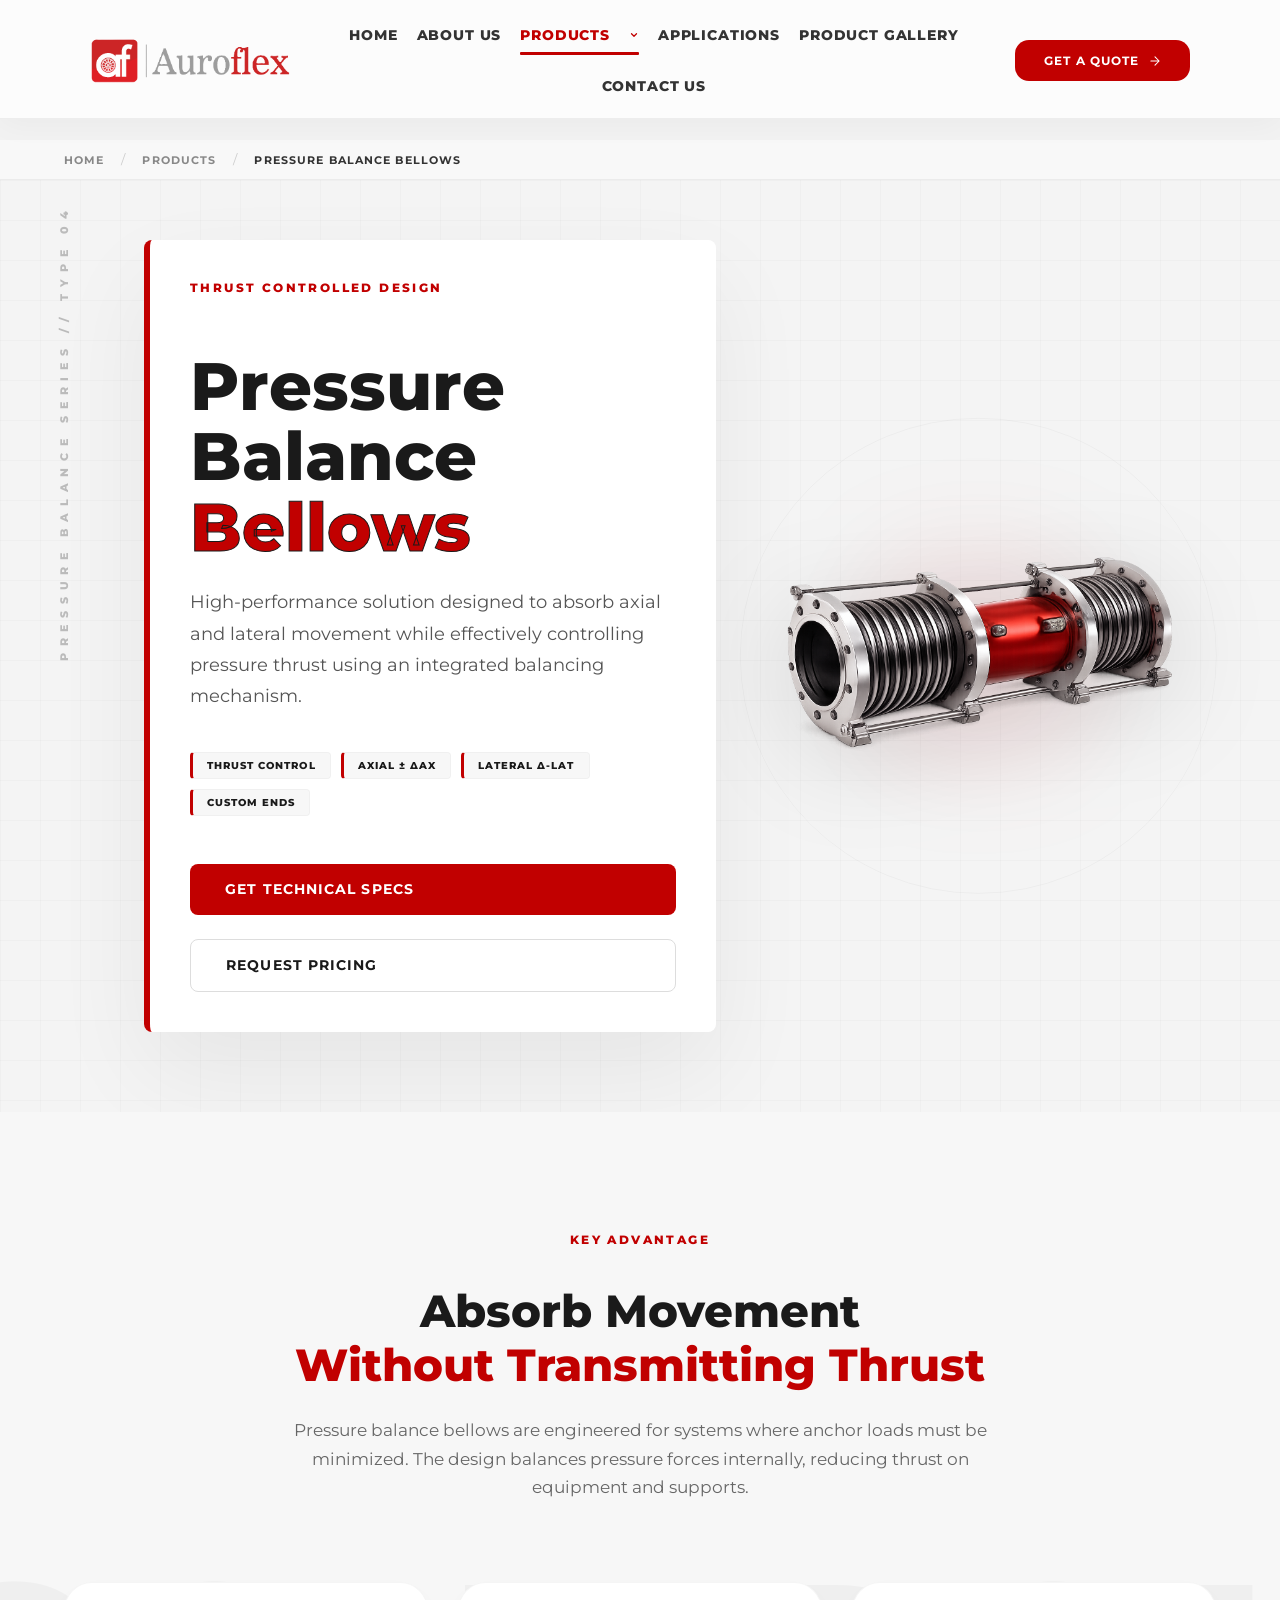
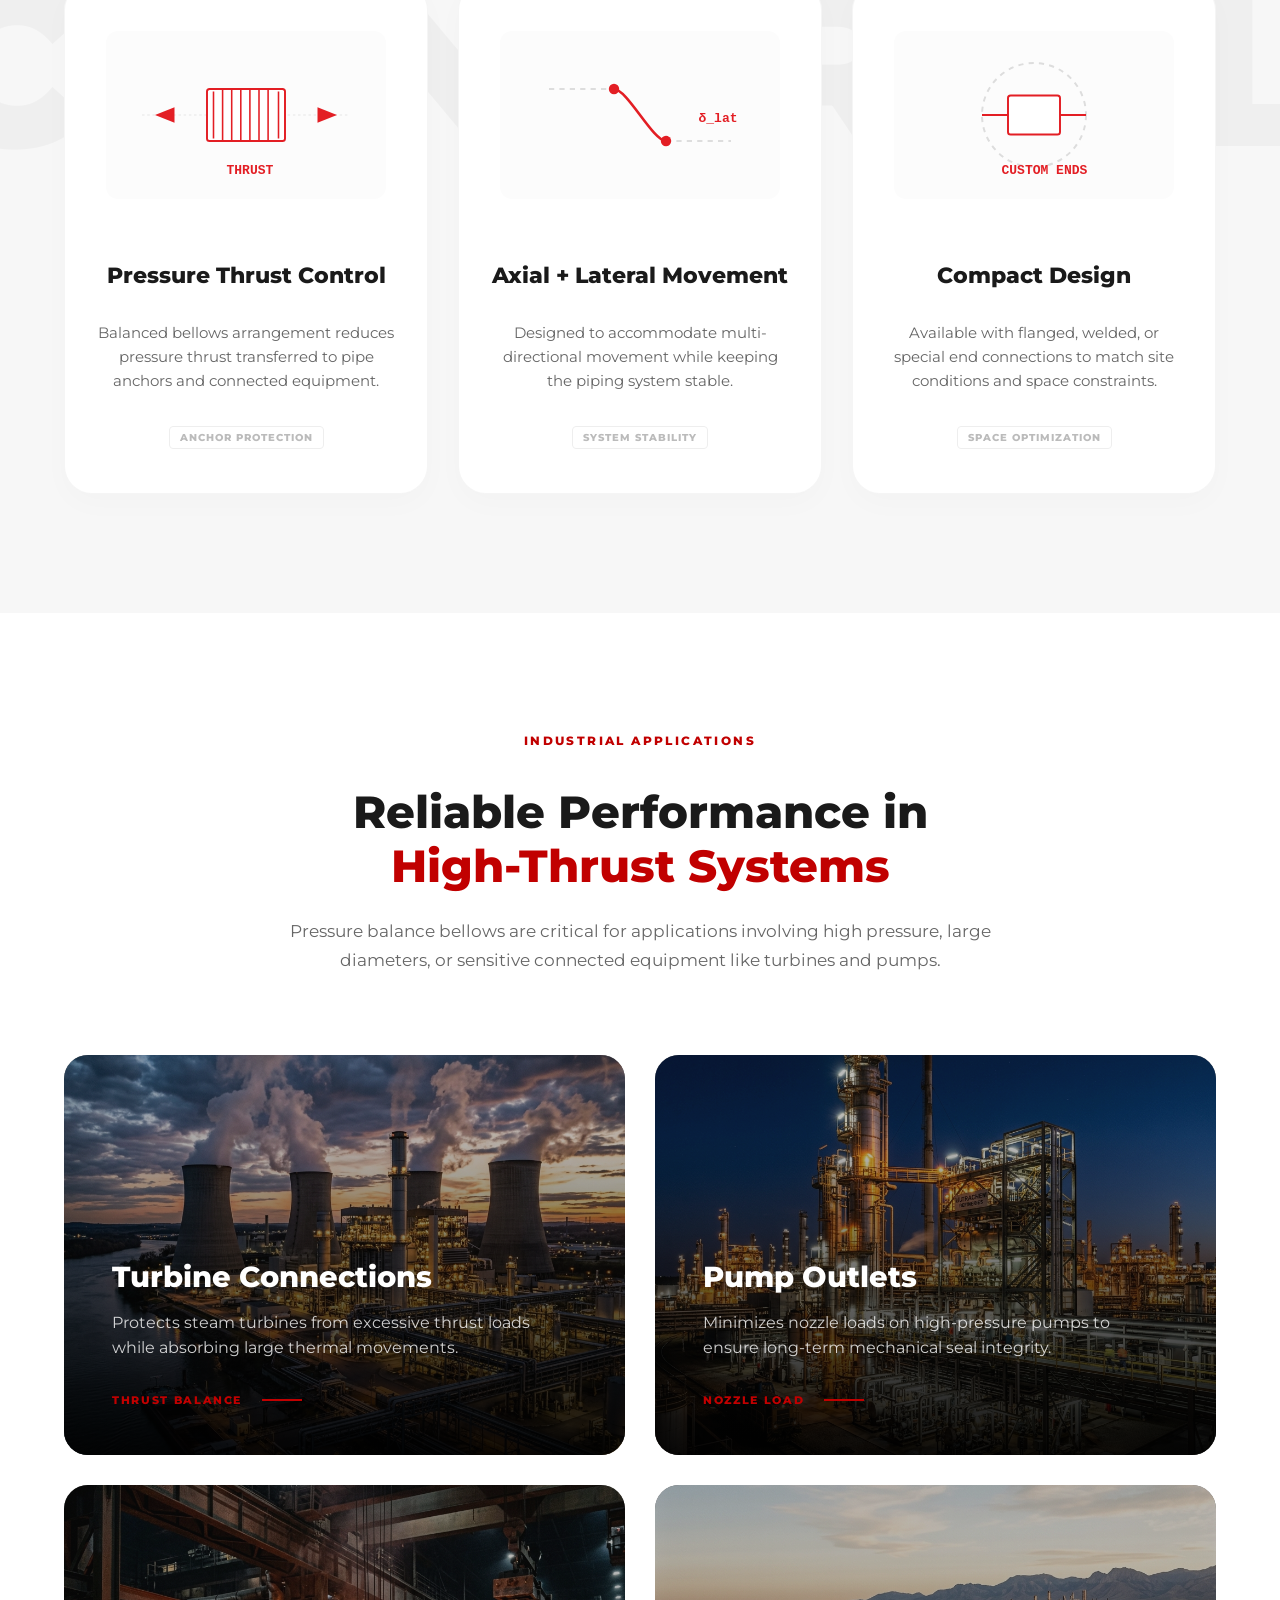
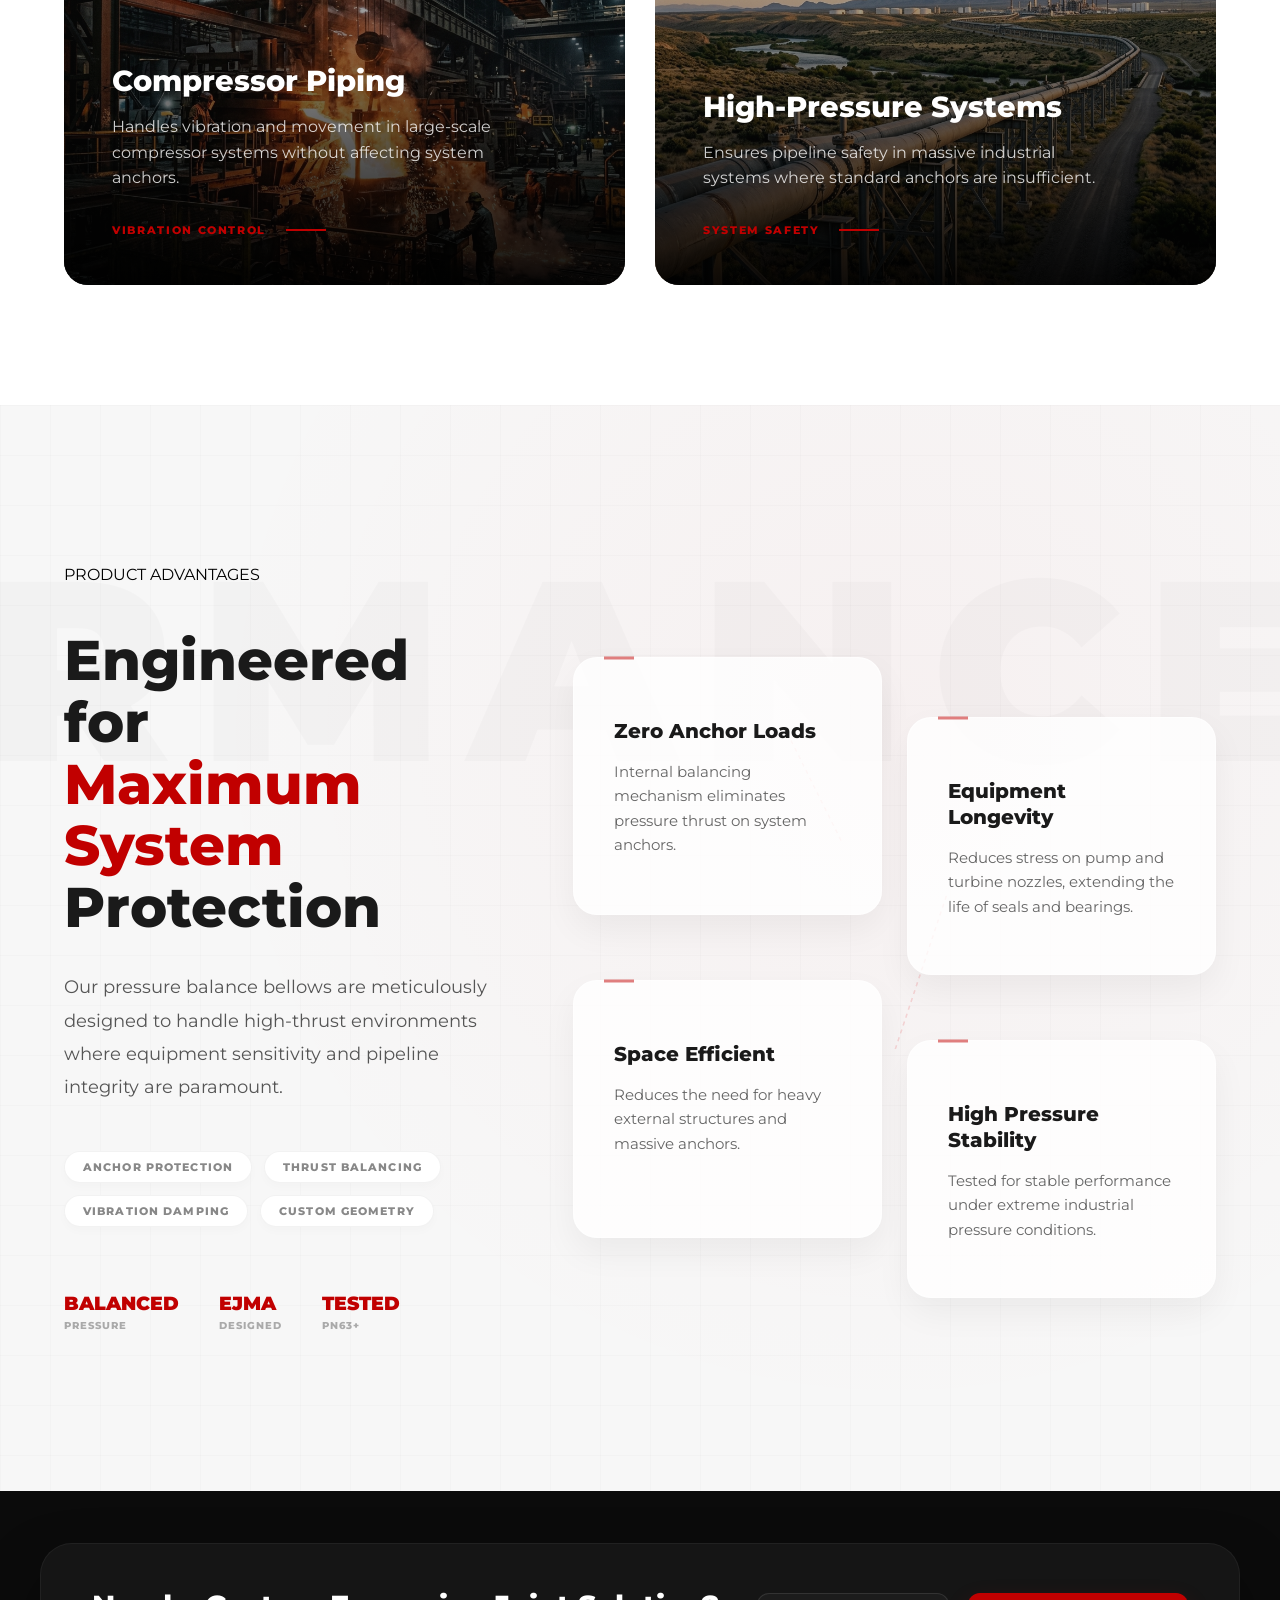
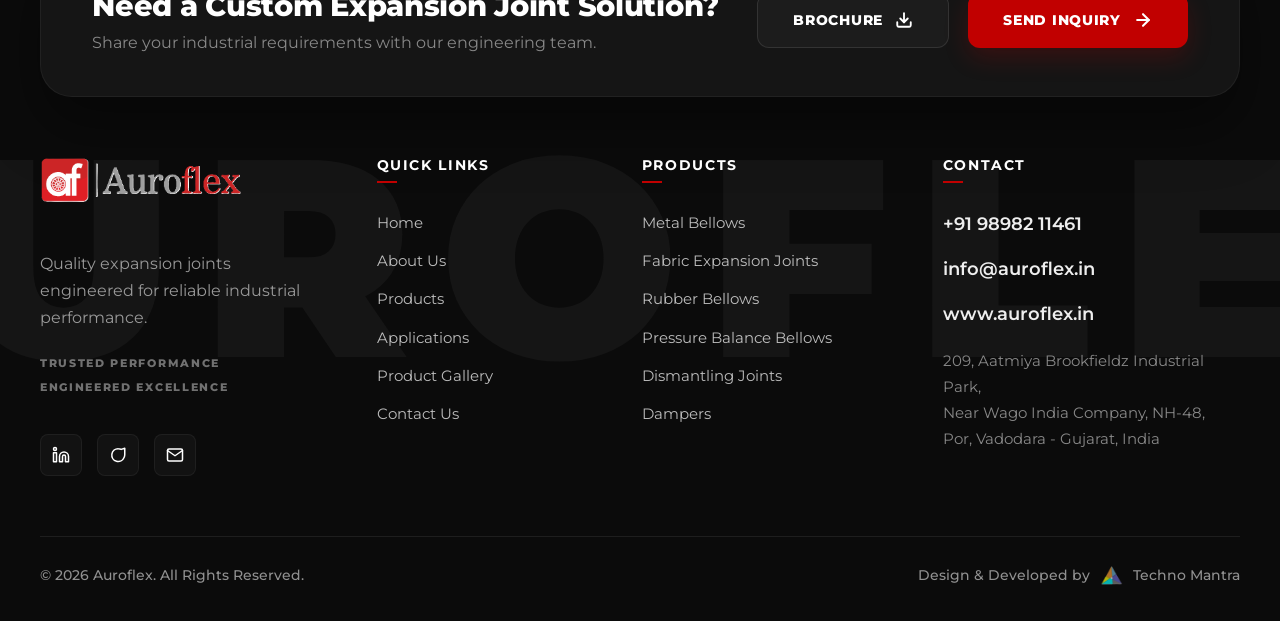
<file: pressure-balance.html>
<!DOCTYPE html>
<html lang="en">
  <head>
    <meta charset="UTF-8" />
    <meta name="viewport" content="width=device-width, initial-scale=1.0" />
    <title>Pressure Balance Bellows | Auroflex Engineering</title>
    <link rel="preconnect" href="https://fonts.googleapis.com" />
    <link rel="preconnect" href="https://fonts.gstatic.com" crossorigin />
    <link
      href="https://fonts.googleapis.com/css2?family=Montserrat:wght@400;500;600;700;800&display=swap"
      rel="stylesheet"
    />
    <link rel="stylesheet" href="style.css" />
    <link rel="stylesheet" href="product.css" />
  </head>
  <body>
    <div data-include="partials/header.html"></div>

    <main class="inner-product-page">
      <!-- Breadcrumbs -->
      <nav class="breadcrumbs">
        <div class="breadcrumbs__container">
          <a href="index.html" class="breadcrumbs__link">Home</a>
          <span class="breadcrumbs__sep">/</span>
          <a href="products.html" class="breadcrumbs__link">Products</a>
          <span class="breadcrumbs__sep">/</span>
          <span class="breadcrumbs__current">Pressure Balance Bellows</span>
        </div>
      </nav>

      <!-- Section 1: Redesigned Product Hero -->
      <section class="inner-hero">
        <div class="inner-hero__bg" aria-hidden="true">
          <div class="inner-hero__grid"></div>
        </div>

        <div class="inner-hero__container">
          <div class="inner-hero__layout">
            
            <!-- Sidebar (Left) -->
            <div class="inner-hero__sidebar">
              <span class="inner-hero__sidebar-text">PRESSURE BALANCE SERIES // TYPE 04</span>
            </div>

            <!-- Visual (Center) -->
            <div class="inner-hero__visual reveal-on-scroll">
              <div class="inner-hero__img-wrap">
                <img src="images-used/product4.png" alt="Pressure Balance Bellows" class="inner-hero__img" />
                <div class="inner-hero__glow"></div>
                <div class="hero-draft-circle"></div>
              </div>
            </div>

            <!-- Content Panel (Right) -->
            <div class="inner-hero__content reveal-on-scroll">
              <span class="inner-hero__tag">THRUST CONTROLLED DESIGN</span>
              <h1 class="inner-hero__title">
                Pressure Balance <br/>
                <span class="inner-hero__title--accent">Bellows</span>
              </h1>
              <p class="inner-hero__desc">
                High-performance solution designed to absorb axial and lateral movement while effectively controlling pressure thrust using an integrated balancing mechanism.
              </p>

              <div class="inner-hero__tech-tags">
                <span class="inner-hero__tech-tag">THRUST CONTROL</span>
                <span class="inner-hero__tech-tag">AXIAL ± Δax</span>
                <span class="inner-hero__tech-tag">LATERAL δ-lat</span>
                <span class="inner-hero__tech-tag">CUSTOM ENDS</span>
              </div>
              
              <div class="inner-hero__actions">
                <a href="Auroflex Brochure_FINAL.pdf" download="Auroflex_Brochure.pdf" class="inner-hero__btn inner-hero__btn--primary">
                  Get Technical Specs
                </a>
                <a href="contact.html" class="inner-hero__btn inner-hero__btn--outline">
                  Request Pricing
                </a>
              </div>
            </div>

          </div>
        </div>
      </section>

      <!-- Section 2: Movement Capabilities -->
      <section class="capabilities">
        <div class="capabilities__bg" aria-hidden="true">
          <div class="capabilities__grid"></div>
          <div class="capabilities__watermark">CONTROL</div>
        </div>

        <div class="capabilities__container">
          <header class="capabilities__header reveal-on-scroll">
            <div class="capabilities__tag">KEY ADVANTAGE</div>
            <h2 class="capabilities__title">Absorb Movement <br/> <span class="capabilities__title--accent">Without Transmitting Thrust</span></h2>
            <p class="capabilities__desc">
              Pressure balance bellows are engineered for systems where anchor loads must be minimized. The design balances pressure forces internally, reducing thrust on equipment and supports.
            </p>
          </header>

          <div class="capabilities__cards">
            <!-- Card 1 -->
            <div class="capabilities__card reveal-on-scroll">
              <div class="capabilities__card-diagram">
                <svg viewBox="0 0 200 120" fill="none" xmlns="http://www.w3.org/2000/svg">
                  <path d="M20 60H180" stroke="#eee" stroke-width="1" stroke-dasharray="2 2"/>
                  <rect x="70" y="40" width="60" height="40" rx="2" fill="#fff" stroke="#e31e24" stroke-width="1.5"/>
                  <path d="M75 42V78M82 40V80M89 40V80M96 40V80M103 40V80M110 40V80M117 40V80M125 42V78" stroke="#e31e24" stroke-width="1.2"/>
                  <path d="M30 60L45 54V66L30 60Z" fill="#e31e24"/>
                  <path d="M170 60L155 54V66L170 60Z" fill="#e31e24"/>
                  <text x="85" y="105" fill="#e31e24" font-family="monospace" font-size="10" font-weight="bold">THRUST</text>
                </svg>
              </div>
              <h3 class="capabilities__card-title">Pressure Thrust Control</h3>
              <p class="capabilities__card-desc">Balanced bellows arrangement reduces pressure thrust transferred to pipe anchors and connected equipment.</p>
              <div class="capabilities__card-tags">
                <span class="capabilities__card-tag">ANCHOR PROTECTION</span>
              </div>
            </div>

            <!-- Card 2 -->
            <div class="capabilities__card reveal-on-scroll">
              <div class="capabilities__card-diagram">
                <svg viewBox="0 0 200 120" fill="none" xmlns="http://www.w3.org/2000/svg">
                  <path d="M30 40H80" stroke="#ddd" stroke-width="1.5" stroke-dasharray="4 4"/>
                  <path d="M120 80H170" stroke="#ddd" stroke-width="1.5" stroke-dasharray="4 4"/>
                  <path d="M80 40C90 40 110 80 120 80" stroke="#e31e24" stroke-width="2" stroke-linecap="round"/>
                  <circle cx="80" cy="40" r="4" fill="#e31e24"/>
                  <circle cx="120" cy="80" r="4" fill="#e31e24"/>
                  <text x="145" y="65" fill="#e31e24" font-family="monospace" font-size="10" font-weight="bold">δ_lat</text>
                </svg>
              </div>
              <h3 class="capabilities__card-title">Axial + Lateral Movement</h3>
              <p class="capabilities__card-desc">Designed to accommodate multi-directional movement while keeping the piping system stable.</p>
              <div class="capabilities__card-tags">
                <span class="capabilities__card-tag">SYSTEM STABILITY</span>
              </div>
            </div>

            <!-- Card 3 -->
            <div class="capabilities__card reveal-on-scroll">
              <div class="capabilities__card-diagram">
                <svg viewBox="0 0 200 120" fill="none" xmlns="http://www.w3.org/2000/svg">
                  <circle cx="100" cy="60" r="40" stroke="#ddd" stroke-width="1.5" stroke-dasharray="4 4"/>
                  <rect x="80" y="45" width="40" height="30" rx="2" fill="#fff" stroke="#e31e24" stroke-width="1.5"/>
                  <path d="M120 60h20M60 60h20" stroke="#e31e24" stroke-width="1.5"/>
                  <text x="75" y="105" fill="#e31e24" font-family="monospace" font-size="10" font-weight="bold">CUSTOM ENDS</text>
                </svg>
              </div>
              <h3 class="capabilities__card-title">Compact Design</h3>
              <p class="capabilities__card-desc">Available with flanged, welded, or special end connections to match site conditions and space constraints.</p>
              <div class="capabilities__card-tags">
                <span class="capabilities__card-tag">SPACE OPTIMIZATION</span>
              </div>
            </div>
          </div>
        </div>
      </section>

      <!-- Section 3: Industrial Applications -->
      <section class="applications-inner">
        <div class="applications-inner__container">
          <header class="applications-inner__header reveal-on-scroll">
            <div class="applications-inner__tag">INDUSTRIAL APPLICATIONS</div>
            <h2 class="applications-inner__title">Reliable Performance in <br/> <span class="applications-inner__title--accent">High-Thrust Systems</span></h2>
            <p class="applications-inner__desc">
              Pressure balance bellows are critical for applications involving high pressure, large diameters, or sensitive connected equipment like turbines and pumps.
            </p>
          </header>

          <div class="applications-inner__grid">
            <div class="app-inner-card reveal-on-scroll">
              <div class="app-inner-card__bg">
                <img src="images-used/industry_power_plant.png" alt="Turbine Connections" class="app-inner-card__img" />
                <div class="app-inner-card__overlay"></div>
              </div>
              <div class="app-inner-card__content">
                <h3 class="app-inner-card__title">Turbine Connections</h3>
                <p class="app-inner-card__text">Protects steam turbines from excessive thrust loads while absorbing large thermal movements.</p>
                <div class="app-inner-card__footer">
                  <span class="app-inner-card__tag">THRUST BALANCE</span>
                  <div class="app-inner-card__line"></div>
                </div>
              </div>
            </div>

            <div class="app-inner-card reveal-on-scroll">
              <div class="app-inner-card__bg">
                <img src="images-used/industry_petrochemical.png" alt="Pump Outlets" class="app-inner-card__img" />
                <div class="app-inner-card__overlay"></div>
              </div>
              <div class="app-inner-card__content">
                <h3 class="app-inner-card__title">Pump Outlets</h3>
                <p class="app-inner-card__text">Minimizes nozzle loads on high-pressure pumps to ensure long-term mechanical seal integrity.</p>
                <div class="app-inner-card__footer">
                  <span class="app-inner-card__tag">NOZZLE LOAD</span>
                  <div class="app-inner-card__line"></div>
                </div>
              </div>
            </div>

            <div class="app-inner-card reveal-on-scroll">
              <div class="app-inner-card__bg">
                <img src="images-used/industry_steel.png" alt="Compressor Piping" class="app-inner-card__img" />
                <div class="app-inner-card__overlay"></div>
              </div>
              <div class="app-inner-card__content">
                <h3 class="app-inner-card__title">Compressor Piping</h3>
                <p class="app-inner-card__text">Handles vibration and movement in large-scale compressor systems without affecting system anchors.</p>
                <div class="app-inner-card__footer">
                  <span class="app-inner-card__tag">VIBRATION CONTROL</span>
                  <div class="app-inner-card__line"></div>
                </div>
              </div>
            </div>

            <div class="app-inner-card reveal-on-scroll">
              <div class="app-inner-card__bg">
                <img src="images-used/industry_infrastructure.png" alt="High-Pressure Systems" class="app-inner-card__img" />
                <div class="app-inner-card__overlay"></div>
              </div>
              <div class="app-inner-card__content">
                <h3 class="app-inner-card__title">High-Pressure Systems</h3>
                <p class="app-inner-card__text">Ensures pipeline safety in massive industrial systems where standard anchors are insufficient.</p>
                <div class="app-inner-card__footer">
                  <span class="app-inner-card__tag">SYSTEM SAFETY</span>
                  <div class="app-inner-card__line"></div>
                </div>
              </div>
            </div>
          </div>
        </div>
      </section>

      <!-- Section 4: Technical Advantages -->
      <section class="advantages-inner">
        <div class="advantages-inner__bg" aria-hidden="true">
          <div class="advantages-inner__radial"></div>
          <div class="advantages-inner__grid"></div>
          <div class="advantages-inner__watermark">PERFORMANCE</div>
        </div>

        <div class="advantages-inner__container">
          <div class="advantages-inner__layout">
            <div class="advantages-inner__content reveal-on-scroll">
              <div class="advantages-inner__tag">PRODUCT ADVANTAGES</div>
              <h2 class="advantages-inner__title">
                Engineered for <br/>
                <span class="advantages-inner__title--accent">Maximum System</span> <br/>
                Protection
              </h2>
              <p class="advantages-inner__desc">
                Our pressure balance bellows are meticulously designed to handle high-thrust environments where equipment sensitivity and pipeline integrity are paramount.
              </p>
              
              <div class="advantages-inner__pills">
                <span class="advantages-inner__pill">ANCHOR PROTECTION</span>
                <span class="advantages-inner__pill">THRUST BALANCING</span>
                <span class="advantages-inner__pill">VIBRATION DAMPING</span>
                <span class="advantages-inner__pill">CUSTOM GEOMETRY</span>
              </div>

              <div class="advantages-inner__specs-mini">
                <div class="mini-spec">
                  <span class="mini-spec__val">BALANCED</span>
                  <span class="mini-spec__label">PRESSURE</span>
                </div>
                <div class="mini-spec">
                  <span class="mini-spec__val">EJMA</span>
                  <span class="mini-spec__label">DESIGNED</span>
                </div>
                <div class="mini-spec">
                  <span class="mini-spec__val">TESTED</span>
                  <span class="mini-spec__label">PN63+</span>
                </div>
              </div>
            </div>

            <div class="advantages-inner__stack reveal-on-scroll">
              <svg class="advantages-inner__lines" viewBox="0 0 400 600" fill="none" xmlns="http://www.w3.org/2000/svg">
                <path d="M100 100L150 200M250 250L200 400" stroke="rgba(227, 30, 36, 0.15)" stroke-width="1.5" stroke-dasharray="4 4"/>
              </svg>

              <div class="advantage-card advantage-card--1">
                <h3 class="advantage-card__title">Zero Anchor Loads</h3>
                <p class="advantage-card__text">Internal balancing mechanism eliminates pressure thrust on system anchors.</p>
                <div class="advantage-card__line"></div>
              </div>

              <div class="advantage-card advantage-card--2">
                <h3 class="advantage-card__title">Equipment Longevity</h3>
                <p class="advantage-card__text">Reduces stress on pump and turbine nozzles, extending the life of seals and bearings.</p>
                <div class="advantage-card__line"></div>
              </div>

              <div class="advantage-card advantage-card--3">
                <h3 class="advantage-card__title">Space Efficient</h3>
                <p class="advantage-card__text">Reduces the need for heavy external structures and massive anchors.</p>
                <div class="advantage-card__line"></div>
              </div>

              <div class="advantage-card advantage-card--4">
                <h3 class="advantage-card__title">High Pressure Stability</h3>
                <p class="advantage-card__text">Tested for stable performance under extreme industrial pressure conditions.</p>
                <div class="advantage-card__line"></div>
              </div>
            </div>
          </div>
        </div>
      </section>
    </main>

    <footer class="site-footer">
      <div class="site-footer__container">
        <!-- TOP CTA STRIP -->
        <div class="site-footer__cta-strip">
          <div class="site-footer__cta-content">
            <h3 class="site-footer__cta-title">Need a Custom Expansion Joint Solution?</h3>
            <p class="site-footer__cta-desc">Share your industrial requirements with our engineering team.</p>
          </div>
          <div class="site-footer__cta-actions">
            <a href="Auroflex Brochure_FINAL.pdf" download="Auroflex_Brochure.pdf" class="site-footer__cta-btn site-footer__cta-btn--outline">
              Brochure
              <svg width="18" height="18" viewBox="0 0 24 24" fill="none" stroke="currentColor" stroke-width="2.5" stroke-linecap="round" stroke-linejoin="round">
                <path d="M21 15v4a2 2 0 0 1-2 2H5a2 2 0 0 1-2-2v-4"></path>
                <polyline points="7 10 12 15 17 10"></polyline>
                <line x1="12" y1="15" x2="12" y2="3"></line>
              </svg>
            </a>
            <a href="contact.html" class="site-footer__cta-btn">
              Send Inquiry
              <svg width="20" height="20" viewBox="0 0 24 24" fill="none" stroke="currentColor" stroke-width="2.5" stroke-linecap="round" stroke-linejoin="round">
                <line x1="5" y1="12" x2="19" y2="12"></line>
                <polyline points="12 5 19 12 12 19"></polyline>
              </svg>
            </a>
          </div>
        </div>

        <!-- MAIN FOOTER GRID -->
        <div class="site-footer__main">
          <!-- COLUMN 1: BRAND -->
          <div class="site-footer__col site-footer__col--brand">
            <a class="site-logo" href="index.html" aria-label="Auroflex home">
              <img src="images-used/auroflex-logo.png" alt="Auroflex - Quality Expansion Joints" class="site-logo__img" />
            </a>
            <p class="site-footer__brand-desc">
              Quality expansion joints engineered for reliable industrial performance.
            </p>
            <div class="site-footer__tags">
              <span class="site-footer__tag">TRUSTED PERFORMANCE</span>
              <span class="site-footer__tag">ENGINEERED EXCELLENCE</span>
            </div>
            <div class="site-footer__social">
              <a href="#" class="site-footer__social-item" aria-label="LinkedIn">
                <svg width="18" height="18" viewBox="0 0 24 24" fill="none" stroke="currentColor" stroke-width="2" stroke-linecap="round" stroke-linejoin="round"><path d="M16 8a6 6 0 0 1 6 6v7h-4v-7a2 2 0 0 0-2-2 2 2 0 0 0-2 2v7h-4v-7a6 6 0 0 1 6-6z"></path><rect x="2" y="9" width="4" height="12"></rect><circle cx="4" cy="4" r="2"></circle></svg>
              </a>
              <a href="#" class="site-footer__social-item" aria-label="WhatsApp">
                <svg width="18" height="18" viewBox="0 0 24 24" fill="none" stroke="currentColor" stroke-width="2" stroke-linecap="round" stroke-linejoin="round"><path d="M21 11.5a8.38 8.38 0 0 1-.9 3.8 8.5 8.5 0 1 1-7.6-11.7 8.38 8.38 0 0 1 3.8.9L21 3z"></path></svg>
              </a>
              <a href="mailto:info@auroflex.in" class="site-footer__social-item" aria-label="Email">
                <svg width="18" height="18" viewBox="0 0 24 24" fill="none" stroke="currentColor" stroke-width="2" stroke-linecap="round" stroke-linejoin="round"><path d="M4 4h16c1.1 0 2 .9 2 2v12c0 1.1-.9 2-2 2H4c-1.1 0-2-.9-2-2V6c0-1.1.9-2 2-2z"></path><polyline points="22,6 12,13 2,6"></polyline></svg>
              </a>
            </div>
          </div>

          <!-- COLUMN 2: QUICK LINKS -->
          <div class="site-footer__col site-footer__col--links">
            <h4 class="site-footer__col-title">Quick Links</h4>
            <ul class="site-footer__list">
              <li><a href="index.html" class="site-footer__link">Home</a></li>
              <li><a href="about.html" class="site-footer__link">About Us</a></li>
              <li><a href="products.html" class="site-footer__link">Products</a></li>
              <li><a href="applications.html" class="site-footer__link">Applications</a></li>
              <li><a href="product-gallery.html" class="site-footer__link">Product Gallery</a></li>
              <li><a href="contact.html" class="site-footer__link">Contact Us</a></li>
            </ul>
          </div>

          <!-- COLUMN 3: PRODUCTS -->
          <div class="site-footer__col site-footer__col--products">
            <h4 class="site-footer__col-title">Products</h4>
            <ul class="site-footer__list">
              <li><a href="metal-bellows.html" class="site-footer__link">Metal Bellows</a></li>
              <li><a href="fabric-joints.html" class="site-footer__link">Fabric Expansion Joints</a></li>
              <li><a href="rubber-joints.html" class="site-footer__link">Rubber Bellows</a></li>
              <li><a href="pressure-balance.html" class="site-footer__link">Pressure Balance Bellows</a></li>
              <li><a href="dismantling-joints.html" class="site-footer__link">Dismantling Joints</a></li>
              <li><a href="dampers.html" class="site-footer__link">Dampers</a></li>
            </ul>
          </div>

          <!-- COLUMN 4: CONTACT -->
          <div class="site-footer__col site-footer__col--contact">
            <h4 class="site-footer__col-title">Contact</h4>
            <div class="site-footer__contact-info">
              <div class="site-footer__contact-item">
                <a href="tel:+919898211461">+91 98982 11461</a>
              </div>
              <div class="site-footer__contact-item">
                <a href="mailto:info@auroflex.in">info@auroflex.in</a>
              </div>
              <div class="site-footer__contact-item">
                <a href="http://www.auroflex.in" target="_blank">www.auroflex.in</a>
              </div>
              <div class="site-footer__address">
                <p>209, Aatmiya Brookfieldz Industrial Park,<br/>
                Near Wago India Company, NH-48,<br/>
                Por, Vadodara - Gujarat, India</p>
              </div>
            </div>
          </div>
        </div>

        <!-- BOTTOM STRIP -->
        <div class="site-footer__bottom">
          <div class="site-footer__copyright">
            &copy; 2026 Auroflex. All Rights Reserved.
          </div>
          <div class="site-footer__credits">
            Design & Developed by <img src="images-used/techno-mantra.png" alt="Techno Mantra" class="site-footer__credits-img" /> Techno Mantra
          </div>
        </div>
      </div>

      <!-- Watermark -->
      <div class="site-footer__watermark-mask" aria-hidden="true">
        <div class="site-footer__bg-watermark">AUROFLEX</div>
      </div>
    </footer>

    <script src="script.js"></script>
  </body>
</html>
</file>
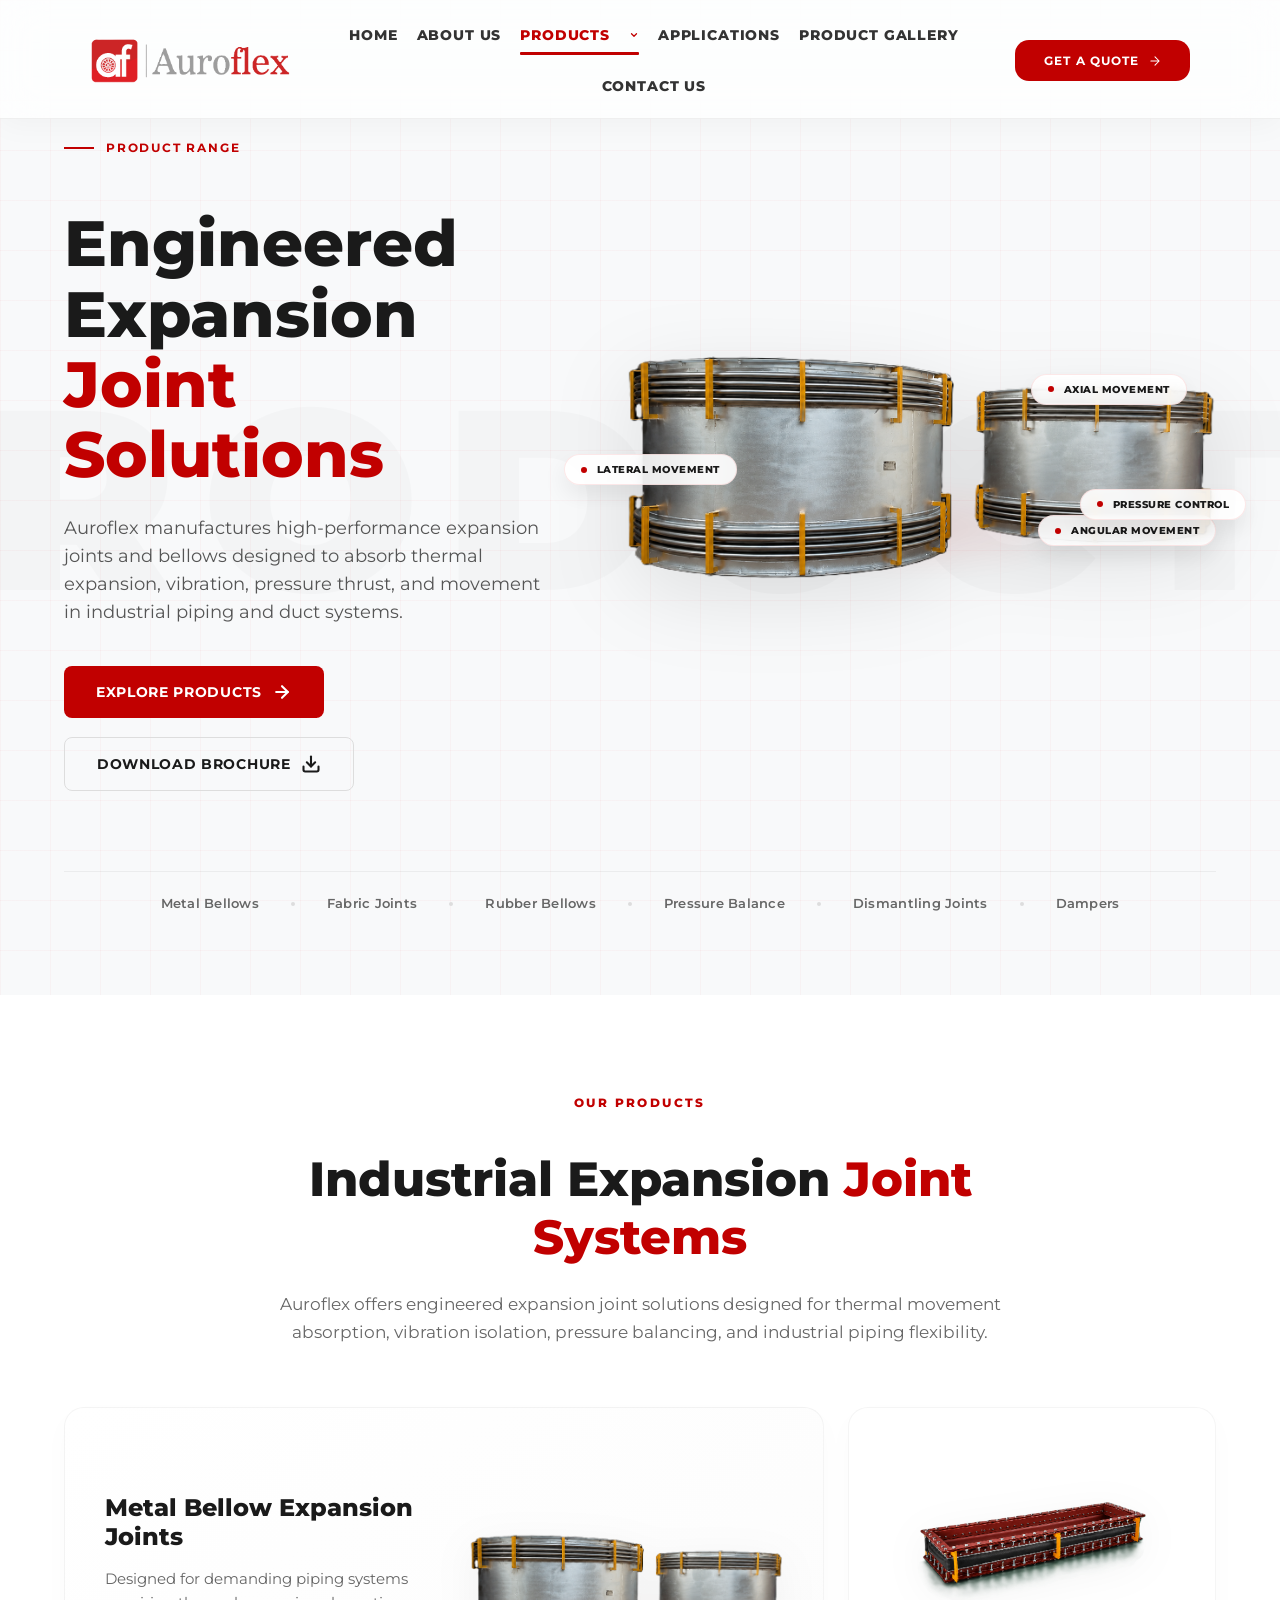
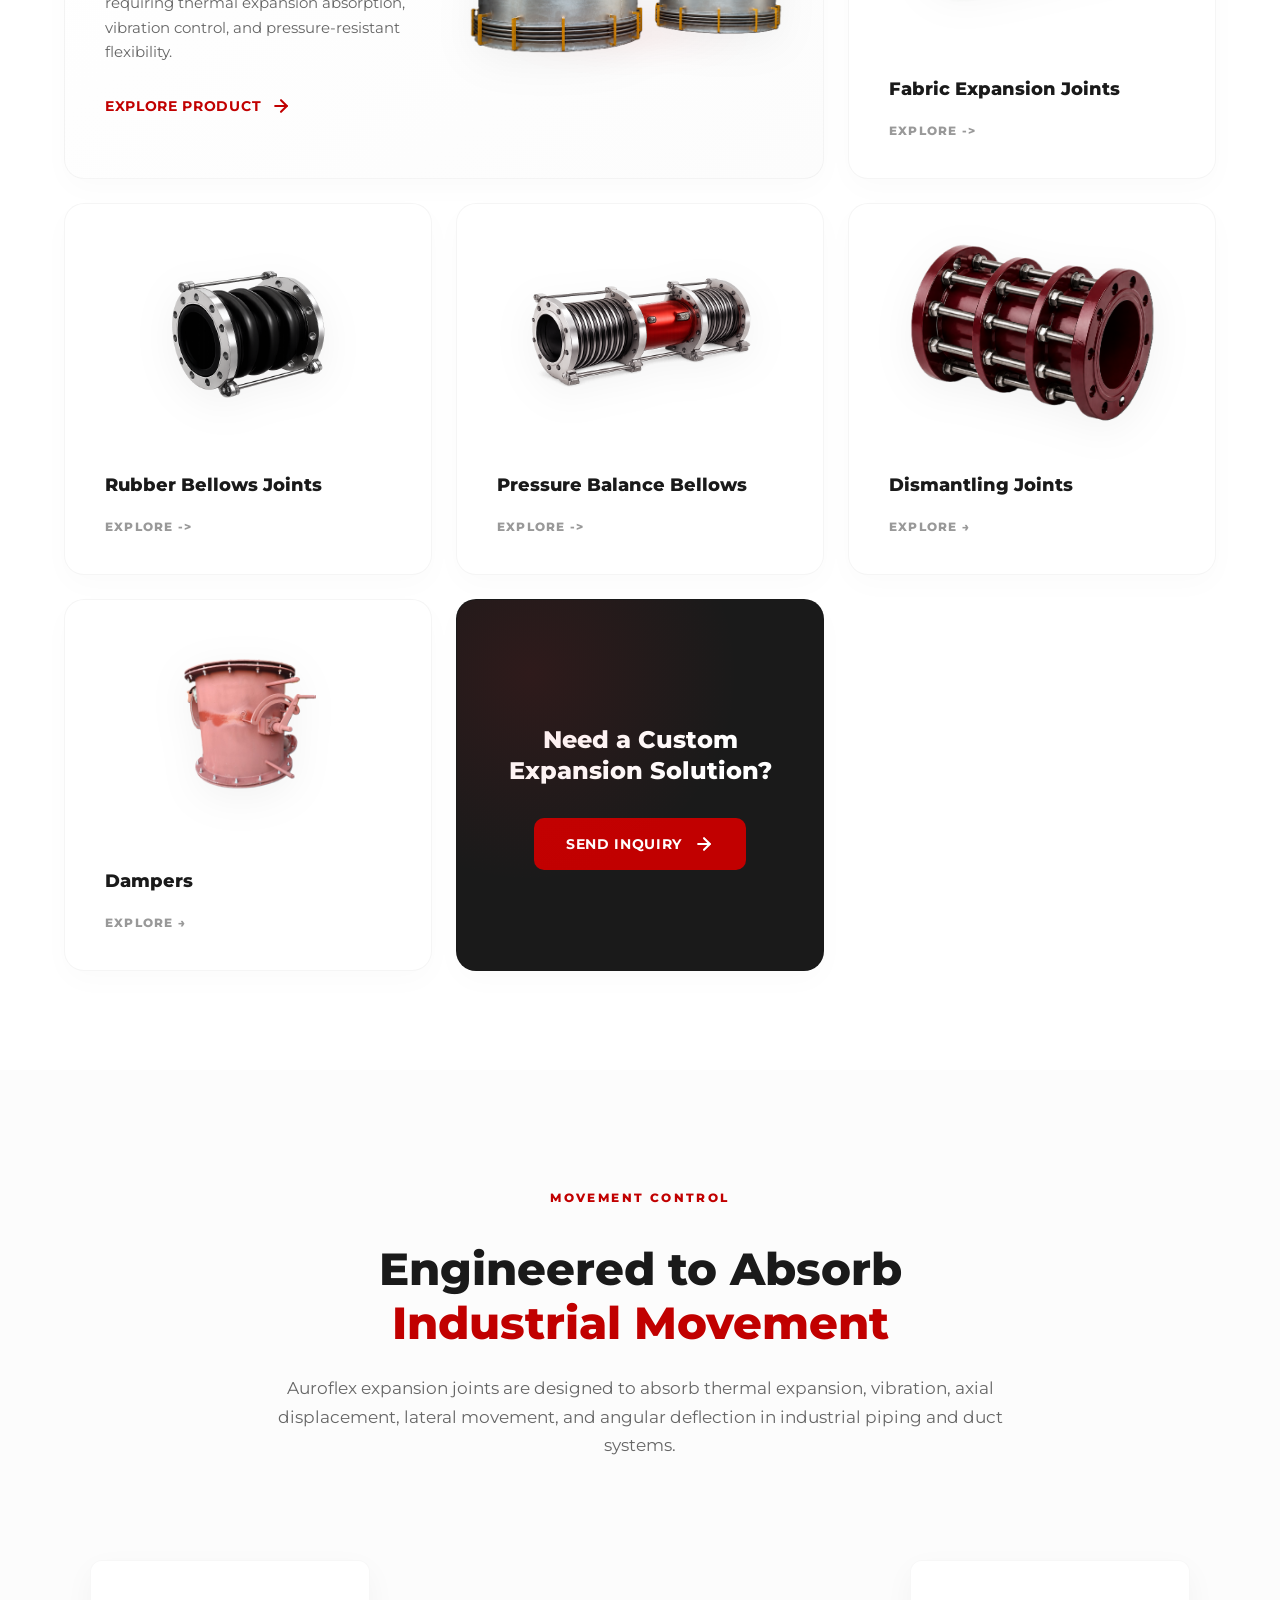
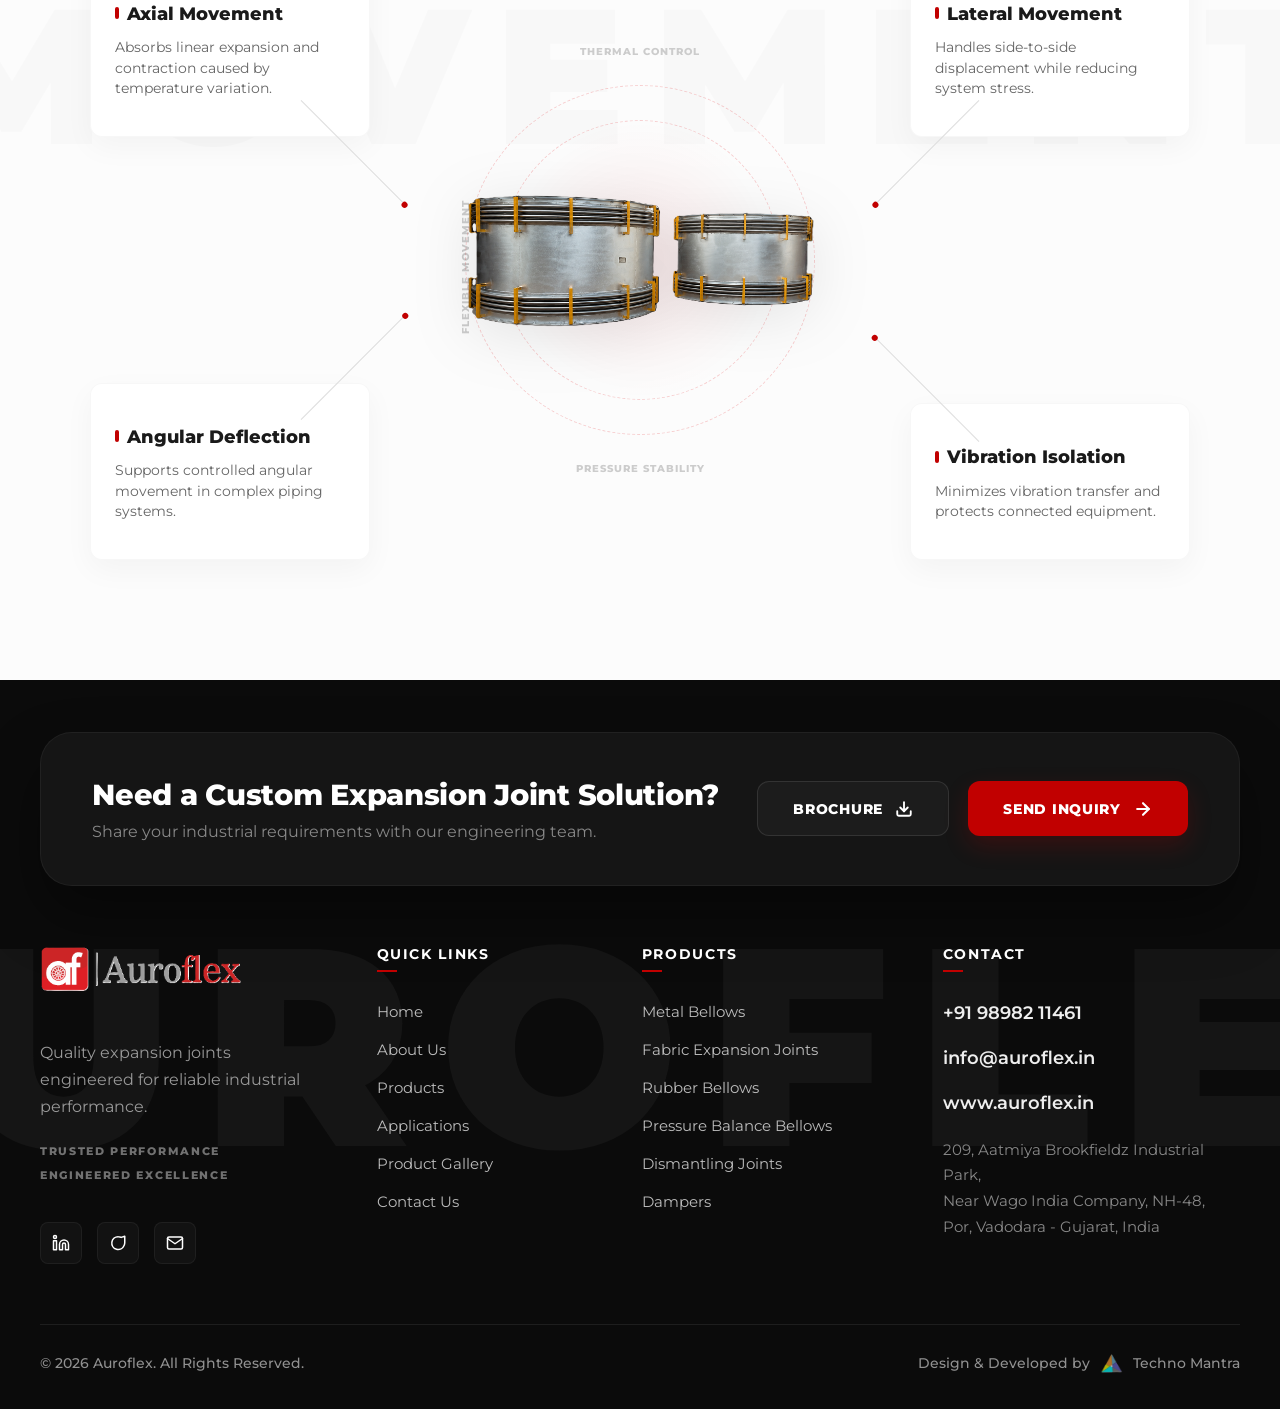
<file: products.html>
<!DOCTYPE html>
<html lang="en">
  <head>
    <meta charset="UTF-8" />
    <meta name="viewport" content="width=device-width, initial-scale=1.0" />
    <title>Products &mdash; Auroflex</title>
    <link rel="preconnect" href="https://fonts.googleapis.com" />
    <link rel="preconnect" href="https://fonts.gstatic.com" crossorigin />
    <link
      href="https://fonts.googleapis.com/css2?family=Montserrat:wght@400;500;600;700;800&display=swap"
      rel="stylesheet"
    />
    <link rel="stylesheet" href="style.css" />
    <link rel="stylesheet" href="product.css" />
  </head>
  <body>
    <div data-include="partials/header.html"></div>

    <main class="products-page">
      <section class="products-hero">
        <div class="products-hero__bg" aria-hidden="true">
          <div class="products-hero__grid"></div>
          <div class="products-hero__watermark">PRODUCTS</div>
        </div>
        
        <div class="products-hero__container">
          <div class="products-hero__layout">
            <div class="products-hero__content reveal-on-scroll">
              <div class="products-hero__tag">
                <span class="products-hero__tag-line"></span>
                PRODUCT RANGE
              </div>
              <h1 class="products-hero__title">
                Engineered Expansion <br/>
                <span class="products-hero__title--accent">Joint Solutions</span>
              </h1>
              <p class="products-hero__desc">
                Auroflex manufactures high-performance expansion joints and bellows designed to absorb thermal expansion, vibration, pressure thrust, and movement in industrial piping and duct systems.
              </p>
              
              <div class="products-hero__actions">
                <a href="#all-products" class="products-hero__btn products-hero__btn--primary">
                  Explore Products
                  <svg width="20" height="20" viewBox="0 0 24 24" fill="none" stroke="currentColor" stroke-width="2.5" stroke-linecap="round" stroke-linejoin="round"><line x1="5" y1="12" x2="19" y2="12"/><polyline points="12 5 19 12 12 19"/></svg>
                </a>
                <a href="Auroflex Brochure_FINAL.pdf" download="Auroflex_Brochure.pdf" class="products-hero__btn products-hero__btn--outline">
                  Download Brochure
                  <svg width="20" height="20" viewBox="0 0 24 24" fill="none" stroke="currentColor" stroke-width="2.5" stroke-linecap="round" stroke-linejoin="round"><path d="M21 15v4a2 2 0 0 1-2 2H5a2 2 0 0 1-2-2v-4"/><polyline points="7 10 12 15 17 10"/><line x1="12" y1="15" x2="12" y2="3"/></svg>
                </a>
              </div>
            </div>

            <div class="products-hero__visual reveal-on-scroll">
              <div class="products-hero__img-wrap">
                <img src="images-used/metalballow-1.png" alt="Metal Bellows Expansion Joint" class="products-hero__img" />
                <div class="products-hero__glow"></div>
                
                <!-- Floating Labels -->
                <div class="products-hero__label products-hero__label--1">
                  <span class="products-hero__label-dot"></span>
                  <span class="products-hero__label-text">AXIAL MOVEMENT</span>
                </div>
                <div class="products-hero__label products-hero__label--2">
                  <span class="products-hero__label-dot"></span>
                  <span class="products-hero__label-text">LATERAL MOVEMENT</span>
                </div>
                <div class="products-hero__label products-hero__label--3">
                  <span class="products-hero__label-dot"></span>
                  <span class="products-hero__label-text">ANGULAR MOVEMENT</span>
                </div>
                <div class="products-hero__label products-hero__label--4">
                  <span class="products-hero__label-dot"></span>
                  <span class="products-hero__label-text">PRESSURE CONTROL</span>
                </div>
              </div>
            </div>
          </div>

          <div class="products-hero__capabilities reveal-on-scroll">
            <span class="products-hero__cap-item">Metal Bellows</span>
            <div class="products-hero__cap-sep"></div>
            <span class="products-hero__cap-item">Fabric Joints</span>
            <div class="products-hero__cap-sep"></div>
            <span class="products-hero__cap-item">Rubber Bellows</span>
            <div class="products-hero__cap-sep"></div>
            <span class="products-hero__cap-item">Pressure Balance</span>
            <div class="products-hero__cap-sep"></div>
            <span class="products-hero__cap-item">Dismantling Joints</span>
            <div class="products-hero__cap-sep"></div>
            <span class="products-hero__cap-item">Dampers</span>
          </div>
        </div>
      </section>

      <!-- Section 2: Product Category Showcase -->
      <section class="showcase" id="all-products">
        <div class="showcase__container">
          <header class="showcase__header reveal-on-scroll">
            <div class="showcase__tag">OUR PRODUCTS</div>
            <h2 class="showcase__title">Industrial Expansion <span class="showcase__title--accent">Joint Systems</span></h2>
            <p class="showcase__desc">Auroflex offers engineered expansion joint solutions designed for thermal movement absorption, vibration isolation, pressure balancing, and industrial piping flexibility.</p>
          </header>

          <div class="showcase__grid">
            <!-- Large Featured Card -->
            <div class="showcase__card showcase__card--featured reveal-on-scroll">
              <div class="showcase__card-content">
                <h3 class="showcase__card-title">Metal Bellow Expansion Joints</h3>
                <p class="showcase__card-desc">Designed for demanding piping systems requiring thermal expansion absorption, vibration control, and pressure-resistant flexibility.</p>
                <a href="metal-bellows.html" class="showcase__card-btn">
                  Explore Product
                  <svg width="20" height="20" viewBox="0 0 24 24" fill="none" stroke="currentColor" stroke-width="2.5" stroke-linecap="round" stroke-linejoin="round"><line x1="5" y1="12" x2="19" y2="12"/><polyline points="12 5 19 12 12 19"/></svg>
                </a>
              </div>
              <div class="showcase__card-visual">
                <img src="images-used/metalballow-1.png" alt="Metal Bellows" class="showcase__card-img" />
                <div class="showcase__card-glow"></div>
              </div>
            </div>

            <!-- Card 2: Fabric Expansion Joints -->
            <div class="showcase__card reveal-on-scroll">
              <div class="showcase__card-visual showcase__card-visual--small">
                <img src="images-used/fabric-bellow.png" alt="Fabric Expansion Joints" class="showcase__card-img" />
              </div>
              <div class="showcase__card-content showcase__card-content--small">
                <h3 class="showcase__card-title showcase__card-title--small">Fabric Expansion Joints</h3>
                <a href="fabric-joints.html" class="showcase__card-link">Explore -></a>
              </div>
            </div>

            <!-- Card 3: Rubber Bellows Joints -->
            <div class="showcase__card reveal-on-scroll">
              <div class="showcase__card-visual showcase__card-visual--small">
                <img src="images-used/product3.png" alt="Rubber Bellows" class="showcase__card-img" />
              </div>
              <div class="showcase__card-content showcase__card-content--small">
                <h3 class="showcase__card-title showcase__card-title--small">Rubber Bellows Joints</h3>
                <a href="rubber-joints.html" class="showcase__card-link">Explore -></a>
              </div>
            </div>

            <!-- Card 4: Pressure Balance Bellows -->
            <div class="showcase__card reveal-on-scroll">
              <div class="showcase__card-visual showcase__card-visual--small">
                <img src="images-used/product4.png" alt="Pressure Balance Bellows" class="showcase__card-img" />
              </div>
              <div class="showcase__card-content showcase__card-content--small">
                <h3 class="showcase__card-title showcase__card-title--small">Pressure Balance Bellows</h3>
                <a href="pressure-balance.html" class="showcase__card-link">Explore -></a>
              </div>
            </div>
            <!-- Card 5: Dismantling Joints -->
            <div class="showcase__card reveal-on-scroll">
              <div class="showcase__card-visual showcase__card-visual--small">
                <img src="images-used/Dismantling Joints copy.png" alt="Dismantling Joints" class="showcase__card-img" />
              </div>
              <div class="showcase__card-content showcase__card-content--small">
                <h3 class="showcase__card-title showcase__card-title--small">Dismantling Joints</h3>
                <a href="dismantling-joints.html" class="showcase__card-link">Explore →</a>
              </div>
            </div>

            <!-- Card 6: Dampers -->
            <div class="showcase__card reveal-on-scroll">
              <div class="showcase__card-visual showcase__card-visual--small">
                <img src="images-used/dampers.png" alt="Dampers" class="showcase__card-img" />
              </div>
              <div class="showcase__card-content showcase__card-content--small">
                <h3 class="showcase__card-title showcase__card-title--small">Dampers</h3>
                <a href="dampers.html" class="showcase__card-link">Explore →</a>
              </div>
            </div>

            <!-- Final Black CTA Card -->
            <div class="showcase__card showcase__card--cta reveal-on-scroll">
              <div class="showcase__cta-bg"></div>
              <div class="showcase__card-content showcase__card-content--cta">
                <h3 class="showcase__cta-title">Need a Custom <br/>Expansion Solution?</h3>
                <a href="contact.html" class="showcase__cta-btn">
                  Send Inquiry
                  <svg width="20" height="20" viewBox="0 0 24 24" fill="none" stroke="currentColor" stroke-width="2.5" stroke-linecap="round" stroke-linejoin="round"><line x1="5" y1="12" x2="19" y2="12"/><polyline points="12 5 19 12 12 19"/></svg>
                </a>
              </div>
            </div>
          </div>
        </div>
      </section>
      <!-- Section 3: Technical Movement Capabilities -->
      <section class="motion">
        <div class="motion__bg" aria-hidden="true">
          <div class="motion__grid"></div>
          <div class="motion__watermark">MOVEMENT</div>
        </div>

        <div class="motion__container">
          <header class="motion__header reveal-on-scroll">
            <div class="motion__tag">MOVEMENT CONTROL</div>
            <h2 class="motion__title">Engineered to Absorb <br/> <span class="motion__title--accent">Industrial Movement</span></h2>
            <p class="motion__desc">Auroflex expansion joints are designed to absorb thermal expansion, vibration, axial displacement, lateral movement, and angular deflection in industrial piping and duct systems.</p>
          </header>

          <div class="motion__system reveal-on-scroll">
            <!-- Center Visual -->
            <div class="motion__center">
              <div class="motion__product-box">
                <img src="images-used/metalballow-1.png" alt="Metal Bellows" class="motion__product-img" />
                <div class="motion__glow"></div>
                <div class="motion__rings">
                  <div class="motion__ring"></div>
                  <div class="motion__ring"></div>
                </div>
              </div>
              
              <!-- Micro Detail Labels -->
              <div class="motion__micro motion__micro--1">THERMAL CONTROL</div>
              <div class="motion__micro motion__micro--2">PRESSURE STABILITY</div>
              <div class="motion__micro motion__micro--3">FLEXIBLE MOVEMENT</div>
            </div>

            <!-- Floating Panels -->
            <!-- Top Left -->
            <div class="motion__panel motion__panel--tl">
              <div class="motion__panel-content">
                <h3 class="motion__panel-title">Axial Movement</h3>
                <p class="motion__panel-desc">Absorbs linear expansion and contraction caused by temperature variation.</p>
              </div>
              <div class="motion__line motion__line--tl">
                <div class="motion__line-node"></div>
              </div>
            </div>

            <!-- Top Right -->
            <div class="motion__panel motion__panel--tr">
              <div class="motion__panel-content">
                <h3 class="motion__panel-title">Lateral Movement</h3>
                <p class="motion__panel-desc">Handles side-to-side displacement while reducing system stress.</p>
              </div>
              <div class="motion__line motion__line--tr">
                <div class="motion__line-node"></div>
              </div>
            </div>

            <!-- Bottom Left -->
            <div class="motion__panel motion__panel--bl">
              <div class="motion__panel-content">
                <h3 class="motion__panel-title">Angular Deflection</h3>
                <p class="motion__panel-desc">Supports controlled angular movement in complex piping systems.</p>
              </div>
              <div class="motion__line motion__line--bl">
                <div class="motion__line-node"></div>
              </div>
            </div>

            <!-- Bottom Right -->
            <div class="motion__panel motion__panel--br">
              <div class="motion__panel-content">
                <h3 class="motion__panel-title">Vibration Isolation</h3>
                <p class="motion__panel-desc">Minimizes vibration transfer and protects connected equipment.</p>
              </div>
              <div class="motion__line motion__line--br">
                <div class="motion__line-node"></div>
              </div>
            </div>
          </div>
        </div>
      </section>
    </main>

    <footer class="site-footer">
      <div class="site-footer__container">
        <!-- TOP CTA STRIP -->
        <div class="site-footer__cta-strip">
          <div class="site-footer__cta-content">
            <h3 class="site-footer__cta-title">Need a Custom Expansion Joint Solution?</h3>
            <p class="site-footer__cta-desc">Share your industrial requirements with our engineering team.</p>
          </div>
          <div class="site-footer__cta-actions">
            <a href="Auroflex Brochure_FINAL.pdf" download="Auroflex_Brochure.pdf" class="site-footer__cta-btn site-footer__cta-btn--outline">
              Brochure
              <svg width="18" height="18" viewBox="0 0 24 24" fill="none" stroke="currentColor" stroke-width="2.5" stroke-linecap="round" stroke-linejoin="round">
                <path d="M21 15v4a2 2 0 0 1-2 2H5a2 2 0 0 1-2-2v-4"></path>
                <polyline points="7 10 12 15 17 10"></polyline>
                <line x1="12" y1="15" x2="12" y2="3"></line>
              </svg>
            </a>
            <a href="contact.html" class="site-footer__cta-btn">
              Send Inquiry
              <svg width="20" height="20" viewBox="0 0 24 24" fill="none" stroke="currentColor" stroke-width="2.5" stroke-linecap="round" stroke-linejoin="round">
                <line x1="5" y1="12" x2="19" y2="12"></line>
                <polyline points="12 5 19 12 12 19"></polyline>
              </svg>
            </a>
          </div>
        </div>

        <!-- MAIN FOOTER GRID -->
        <div class="site-footer__main">
          <!-- COLUMN 1: BRAND -->
          <div class="site-footer__col site-footer__col--brand">
            <a class="site-logo" href="index.html" aria-label="Auroflex home">
              <img src="images-used/auroflex-logo.png" alt="Auroflex - Quality Expansion Joints" class="site-logo__img" />
            </a>
            <p class="site-footer__brand-desc">
              Quality expansion joints engineered for reliable industrial performance.
            </p>
            <div class="site-footer__tags">
              <span class="site-footer__tag">TRUSTED PERFORMANCE</span>
              <span class="site-footer__tag">ENGINEERED EXCELLENCE</span>
            </div>
            <div class="site-footer__social">
              <a href="#" class="site-footer__social-item" aria-label="LinkedIn">
                <svg width="18" height="18" viewBox="0 0 24 24" fill="none" stroke="currentColor" stroke-width="2" stroke-linecap="round" stroke-linejoin="round"><path d="M16 8a6 6 0 0 1 6 6v7h-4v-7a2 2 0 0 0-2-2 2 2 0 0 0-2 2v7h-4v-7a6 6 0 0 1 6-6z"></path><rect x="2" y="9" width="4" height="12"></rect><circle cx="4" cy="4" r="2"></circle></svg>
              </a>
              <a href="#" class="site-footer__social-item" aria-label="WhatsApp">
                <svg width="18" height="18" viewBox="0 0 24 24" fill="none" stroke="currentColor" stroke-width="2" stroke-linecap="round" stroke-linejoin="round"><path d="M21 11.5a8.38 8.38 0 0 1-.9 3.8 8.5 8.5 0 1 1-7.6-11.7 8.38 8.38 0 0 1 3.8.9L21 3z"></path></svg>
              </a>
              <a href="mailto:info@auroflex.in" class="site-footer__social-item" aria-label="Email">
                <svg width="18" height="18" viewBox="0 0 24 24" fill="none" stroke="currentColor" stroke-width="2" stroke-linecap="round" stroke-linejoin="round"><path d="M4 4h16c1.1 0 2 .9 2 2v12c0 1.1-.9 2-2 2H4c-1.1 0-2-.9-2-2V6c0-1.1.9-2 2-2z"></path><polyline points="22,6 12,13 2,6"></polyline></svg>
              </a>
            </div>
          </div>

          <!-- COLUMN 2: QUICK LINKS -->
          <div class="site-footer__col site-footer__col--links">
            <h4 class="site-footer__col-title">Quick Links</h4>
            <ul class="site-footer__list">
              <li><a href="index.html" class="site-footer__link">Home</a></li>
              <li><a href="about.html" class="site-footer__link">About Us</a></li>
              <li><a href="products.html" class="site-footer__link">Products</a></li>
              <li><a href="applications.html" class="site-footer__link">Applications</a></li>
              <li><a href="product-gallery.html" class="site-footer__link">Product Gallery</a></li>
              <li><a href="contact.html" class="site-footer__link">Contact Us</a></li>
            </ul>
          </div>

          <!-- COLUMN 3: PRODUCTS -->
          <div class="site-footer__col site-footer__col--products">
            <h4 class="site-footer__col-title">Products</h4>
            <ul class="site-footer__list">
              <li><a href="metal-bellows.html" class="site-footer__link">Metal Bellows</a></li>
              <li><a href="fabric-joints.html" class="site-footer__link">Fabric Expansion Joints</a></li>
              <li><a href="rubber-joints.html" class="site-footer__link">Rubber Bellows</a></li>
              <li><a href="pressure-balance.html" class="site-footer__link">Pressure Balance Bellows</a></li>
              <li><a href="dismantling-joints.html" class="site-footer__link">Dismantling Joints</a></li>
              <li><a href="dampers.html" class="site-footer__link">Dampers</a></li>
            </ul>
          </div>

          <!-- COLUMN 4: CONTACT -->
          <div class="site-footer__col site-footer__col--contact">
            <h4 class="site-footer__col-title">Contact</h4>
            <div class="site-footer__contact-info">
              <div class="site-footer__contact-item">
                <a href="tel:+919898211461">+91 98982 11461</a>
              </div>
              <div class="site-footer__contact-item">
                <a href="mailto:info@auroflex.in">info@auroflex.in</a>
              </div>
              <div class="site-footer__contact-item">
                <a href="http://www.auroflex.in" target="_blank">www.auroflex.in</a>
              </div>
              <div class="site-footer__address">
                <p>209, Aatmiya Brookfieldz Industrial Park,<br/>
                Near Wago India Company, NH-48,<br/>
                Por, Vadodara - Gujarat, India</p>
              </div>
            </div>
          </div>
        </div>

        <!-- BOTTOM STRIP -->
        <div class="site-footer__bottom">
          <div class="site-footer__copyright">
            &copy; 2026 Auroflex. All Rights Reserved.
          </div>
          <div class="site-footer__credits">
            Design & Developed by <img src="images-used/techno-mantra.png" alt="Techno Mantra" class="site-footer__credits-img" /> Techno Mantra
          </div>
        </div>
      </div>

      <!-- Watermark -->
      <div class="site-footer__watermark-mask" aria-hidden="true">
        <div class="site-footer__bg-watermark">AUROFLEX</div>
      </div>
    </footer>

    <script src="script.js"></script>
  </body>
</html>
</file>
<file: style.css>
/* Base */
:root {
  --color-red: #c10000;
  --color-black: #000;
  --color-white: #fff;
  --font: "Montserrat", system-ui, sans-serif;
  --page-pad-x: clamp(1.25rem, 4vw, 3.5rem);
}


*,
*::before,
*::after {
  box-sizing: border-box;
}

html {
  scroll-behavior: smooth;
}

html,
body {
  margin: 0;
  min-height: 100%;
  overflow-x: hidden;
}

body {
  font-family: var(--font);
  color: var(--color-black);
  background: #f2f2f2;
}

/* Scroll Offset for Product Cards to account for fixed header */
.product-range__card {
  scroll-margin-top: 120px;
}

body.is-site-nav-open {
  overflow: hidden;
}

/* Header */
.site-header {
  position: fixed;
  top: 0;
  left: 0;
  right: 0;
  z-index: 1000;
  background: rgba(255, 255, 255, 0.75);
  backdrop-filter: blur(20px);
  -webkit-backdrop-filter: blur(20px);
  border-bottom: 1px solid rgba(0, 0, 0, 0.06);
  box-shadow: 0 4px 30px rgba(0, 0, 0, 0.04);
}

.site-header__inner {
  padding: 1.8rem clamp(3rem, 7vw, 7rem) 1.5rem;
  display: grid;
  grid-template-columns: 1fr auto 1fr;
  align-items: center;
  gap: clamp(1rem, 3vw, 4rem);
}

.site-logo {
  display: inline-flex;
  align-items: center;
  text-decoration: none;
  justify-self: start;
}

.site-logo__img {
  height: 45px;
  width: auto;
  display: block;
}

.site-nav {
  justify-self: center;
}

.site-nav__list {
  display: flex;
  flex-wrap: wrap;
  align-items: center;
  justify-content: center;
  gap: clamp(1rem, 2.2vw, 1.85rem);
  list-style: none;
  margin: 0;
  padding: 0;
}

.site-nav__link {
  position: relative;
  display: inline-block;
  padding: 0.5rem 0;
  font-size: 0.92rem;
  font-weight: 800;
  letter-spacing: 0.06em;
  text-transform: uppercase;
  text-decoration: none;
  color: #333;
  transition: color 0.3s ease;
}

.site-nav__link--active {
  color: var(--color-red);
}

.site-nav__link--active::after {
  content: "";
  position: absolute;
  left: 0;
  bottom: -4px;
  width: 100%;
  height: 3px;
  border-radius: 1px;
  background: var(--color-red);
}

/* Navigation Dropdown */
.site-nav__item {
  position: relative;
  display: inline-block;
}

.site-nav__dropdown {
  position: absolute;
  top: 100%;
  left: 50%;
  transform: translateX(-50%) translateY(15px);
  background: #ffffff;
  min-width: 280px;
  padding: 1.5rem 0;
  border-radius: 12px;
  box-shadow: 0 20px 50px rgba(0, 0, 0, 0.15);
  opacity: 0;
  visibility: hidden;
  transition: all 0.4s cubic-bezier(0.165, 0.84, 0.44, 1);
  z-index: 1000;
  list-style: none;
  border: 1px solid rgba(0, 0, 0, 0.05);
}

.site-nav__item:hover .site-nav__dropdown {
  opacity: 1;
  visibility: visible;
  transform: translateX(-50%) translateY(0);
}

.site-nav__dropdown li {
  width: 100%;
}

.site-nav__dropdown a {
  display: block;
  padding: 0.9rem 2.5rem;
  color: #333;
  text-decoration: none;
  font-size: 0.8rem;
  font-weight: 600;
  letter-spacing: 0.02em;
  transition: all 0.3s ease;
  position: relative;
}

.site-nav__dropdown a:hover {
  background: #f9f9f9;
  color: var(--color-red);
  padding-left: 2.8rem;
}

.site-nav__dropdown a::before {
  content: "";
  position: absolute;
  left: 0;
  top: 0;
  width: 4px;
  height: 100%;
  background: var(--color-red);
  transform: scaleY(0);
  transition: transform 0.3s ease;
}

.site-nav__dropdown a:hover::before {
  transform: scaleY(1);
}

.site-nav__dropdown-item {
  position: relative;
}

.site-nav__sub-dropdown {
  position: absolute;
  top: -1.5rem;
  left: 100%;
  transform: translateX(15px);
  background: #ffffff;
  min-width: 270px;
  padding: 1.5rem 0;
  border-radius: 12px;
  box-shadow: 0 20px 50px rgba(0, 0, 0, 0.15);
  opacity: 0;
  visibility: hidden;
  transition: all 0.4s cubic-bezier(0.165, 0.84, 0.44, 1);
  z-index: 1001;
  list-style: none;
  border: 1px solid rgba(0, 0, 0, 0.05);
}

.site-nav__dropdown-item:hover > .site-nav__sub-dropdown {
  opacity: 1;
  visibility: visible;
  transform: translateX(0);
}

.site-nav__sub-dropdown li {
  width: 100%;
}

.site-nav__sub-dropdown a {
  display: block;
  padding: 0.75rem 2.2rem;
  color: #555;
  text-decoration: none;
  font-size: 0.75rem;
  font-weight: 600;
  letter-spacing: 0.02em;
  transition: all 0.3s ease;
  position: relative;
}

.site-nav__sub-dropdown a:hover {
  background: #f9f9f9;
  color: var(--color-red);
  padding-left: 2.5rem;
}

.site-nav__sub-dropdown a::before {
  content: "";
  position: absolute;
  left: 0;
  top: 0;
  width: 4px;
  height: 100%;
  background: var(--color-red);
  transform: scaleY(0);
  transition: transform 0.3s ease;
}

.site-nav__sub-dropdown a:hover::before {
  transform: scaleY(1);
}

.site-nav__sub-dropdown-icon {
  position: absolute;
  right: 1.5rem;
  top: 50%;
  transform: translateY(-50%);
  transition: transform 0.3s ease, color 0.3s ease;
  cursor: pointer;
}

.site-nav__dropdown-item:hover > a > .site-nav__sub-dropdown-icon {
  transform: translateY(-50%) translateX(3px);
  color: var(--color-red);
}

.site-nav__dropdown-icon {
  margin-left: 14px;
  transition: transform 0.3s ease;
  cursor: pointer;
}

.site-nav__item:hover .site-nav__dropdown-icon {
  transform: rotate(180deg);
}

.site-header__actions {
  justify-self: end;
  display: inline-flex;
  align-items: center;
  gap: 0.65rem;
}

.site-header__cta {
  display: inline-flex;
  align-items: center;
  gap: 0.5rem;
  padding: 0.85rem 1.8rem;
  border-radius: 14px;
  background: var(--color-red);
  color: var(--color-white);
  font-size: 0.72rem;
  font-weight: 700;
  letter-spacing: 0.1em;
  text-transform: uppercase;
  text-decoration: none;
  white-space: nowrap;
  transition: transform 0.3s ease, background 0.3s ease;
}

.site-header__menu-wrap {
  position: relative;
  display: none;
}

.site-header__menu {
  display: flex !important;
  align-items: center;
  justify-content: center;
  width: 2.65rem;
  height: 2.65rem;
  padding: 0;
  border: 1px solid #d8d8d8;
  border-radius: 50%;
  background: rgba(255, 255, 255, 0.55);
  cursor: pointer;
  visibility: visible !important;
  opacity: 1 !important;
}

.site-header__menu-icon {
  display: block;
  width: 0.95rem;
  height: 1.5px;
  background: var(--color-black);
  border-radius: 1px;
  box-shadow: 0 -5px 0 var(--color-black), 0 5px 0 var(--color-black);
}

.site-more {
  position: absolute;
  top: calc(100% + 0.65rem);
  right: 0;
  width: min(320px, 90vw);
  padding: 0.85rem 0;
  border-radius: 12px;
  background: rgba(255, 255, 255, 0.75);
  backdrop-filter: blur(20px);
  -webkit-backdrop-filter: blur(20px);
  box-shadow: 0 14px 40px rgba(0, 0, 0, 0.09);
  border: 1px solid rgba(0, 0, 0, 0.06);
  z-index: 1001;
}

.site-more[hidden] {
  display: none;
}

.site-more__list {
  list-style: none;
  margin: 0;
  padding: 0;
}

.site-more__link {
  display: block;
  padding: 0.55rem 1.15rem;
  font-size: 0.6rem;
  font-weight: 700;
  letter-spacing: 0.14em;
  text-transform: uppercase;
  text-decoration: none;
  color: var(--color-black);
  transition: all 0.3s ease;
}

.site-more__link:hover {
  color: var(--color-red);
  background: rgba(193, 0, 0, 0.03);
}

.site-more__sub-list {
  list-style: none;
  margin: 0;
  padding: 0 0 0.5rem 1.5rem;
  border-left: 2px solid rgba(0,0,0,0.05);
  margin-left: 1.15rem;
}

.site-more__sub-list li a {
  display: block;
  padding: 0.4rem 0;
  font-size: 0.65rem;
  font-weight: 600;
  color: #666;
  text-decoration: none;
  transition: color 0.3s ease;
}

.site-more__sub-list li a:hover {
  color: var(--color-red);
}

.site-more__sub-item {
  position: relative;
}

.site-more__sub-list-toggle {
  margin-left: 8px;
  transition: transform 0.3s ease;
  vertical-align: middle;
}

.site-more__sub-item:hover > a > .site-more__sub-list-toggle {
  transform: rotate(90deg);
}

.site-more__sub-sub-list {
  list-style: none;
  margin: 0;
  padding: 0.25rem 0 0.4rem 1rem;
  border-left: 1px solid rgba(0,0,0,0.05);
  margin-left: 0.5rem;
  display: none;
}

.site-more__sub-item:hover > .site-more__sub-sub-list {
  display: block;
}

.site-more__sub-sub-list li a {
  display: block;
  padding: 0.3rem 0 !important;
  font-size: 0.6rem !important;
  font-weight: 500 !important;
  color: #888 !important;
}

.site-more__sub-sub-list li a:hover {
  color: var(--color-red) !important;
}

@media (max-width: 1024px) {
  .site-header__inner {
    grid-template-columns: 1fr auto;
    grid-template-rows: auto auto;
    padding: 1.2rem var(--page-pad-x) 1rem;
  }

  .site-header__menu-wrap {
    display: block !important;
  }

  .site-nav {
    grid-column: 1 / -1;
    grid-row: 2;
    justify-self: stretch;
    overflow: hidden;
    max-height: 0;
    opacity: 0;
    visibility: hidden;
    transition: max-height 0.35s ease, opacity 0.25s ease, visibility 0.35s;
  }

  .site-header.is-menu-open .site-nav {
    max-height: 40rem;
    opacity: 1;
    visibility: visible;
    padding: 0 var(--page-pad-x) 1.5rem;
    background: rgba(255, 255, 255, 0.75);
    backdrop-filter: blur(20px);
    -webkit-backdrop-filter: blur(20px);
    box-shadow: 0 10px 30px rgba(0,0,0,0.05);
  }

  .site-nav__list {
    flex-direction: column;
    align-items: stretch;
    gap: 0;
    padding-top: 0.5rem;
    border-top: 1px solid rgba(0, 0, 0, 0.06);
  }

  .site-nav__item {
    display: block;
    width: 100%;
  }

  .site-nav__link {
    padding: 1rem 0.5rem;
    border-bottom: 1px solid rgba(0, 0, 0, 0.05);
    font-size: 0.8rem;
    letter-spacing: 0.12em;
  }

  .site-nav__dropdown {
    display: none;
    position: static !important;
    transform: none !important;
    left: 0 !important;
    right: 0 !important;
    opacity: 1 !important;
    visibility: visible !important;
    box-shadow: none !important;
    padding: 0 0 1rem 1.5rem !important;
    width: 100% !important;
    min-width: 0 !important;
    border: none !important;
    background: transparent !important;
    transition: none !important;
  }

  .site-nav__item.is-dropdown-open .site-nav__dropdown {
    display: block;
  }

  .site-nav__item.is-dropdown-open .site-nav__dropdown-icon {
    transform: rotate(180deg);
  }

  .site-nav__dropdown a {
    padding: 0.65rem 0;
    font-size: 0.75rem;
    font-weight: 600;
    color: #555;
  }

  .site-nav__dropdown a::before {
    display: none;
  }

  .site-nav__dropdown a:hover {
    padding-left: 0.5rem;
    background: transparent;
  }

  /* Mobile Sub-dropdown overrides */
  .site-nav__dropdown-item:hover > .site-nav__sub-dropdown {
    opacity: 0;
    visibility: hidden;
    transform: none;
    display: none;
  }

  .site-nav__sub-dropdown {
    display: none;
    position: static !important;
    transform: none !important;
    left: 0 !important;
    right: 0 !important;
    opacity: 1 !important;
    visibility: visible !important;
    box-shadow: none !important;
    padding: 0.25rem 0 0.75rem 1.2rem !important;
    width: 100% !important;
    min-width: 0 !important;
    border: none !important;
    background: transparent !important;
    transition: none !important;
  }

  .site-nav__dropdown-item.is-sub-dropdown-open > .site-nav__sub-dropdown {
    display: block !important;
    opacity: 1 !important;
    visibility: visible !important;
  }

  .site-nav__sub-dropdown li {
    width: 100%;
  }

  .site-nav__sub-dropdown a {
    display: block;
    padding: 0.5rem 0 !important;
    font-size: 0.72rem !important;
    font-weight: 500 !important;
    color: #666 !important;
  }

  .site-nav__sub-dropdown a::before {
    display: none !important;
  }

  .site-nav__sub-dropdown a:hover {
    padding-left: 0.4rem !important;
    background: transparent !important;
    color: var(--color-red) !important;
  }

  .site-nav__sub-dropdown-icon {
    position: absolute !important;
    right: 0.5rem !important;
    top: 50% !important;
    transform: translateY(-50%) !important;
    transition: transform 0.3s ease !important;
  }

  .site-nav__dropdown-item.is-sub-dropdown-open > a > .site-nav__sub-dropdown-icon {
    transform: translateY(-50%) rotate(90deg) !important;
    color: var(--color-red) !important;
  }

  .site-more {
    display: none;
  }
}

@media (max-width: 768px) {
  .site-logo__img {
    height: 38px;
  }
  .site-header__cta {
    padding: 0.6rem 1.2rem;
    font-size: 0.75rem;
  }
}

@media (max-width: 520px) {
  .site-logo__img {
    height: 32px;
  }
  .site-header__cta {
    padding: 0.5rem 1rem;
    font-size: 0.7rem;
  }
  .site-header__cta svg {
    display: none;
  }
}

/* Hero Section */
.hero {
  position: relative;
  min-height: 100vh;
  min-height: 100dvh;
  background: #f2f2f2;
  overflow: hidden;
  display: flex;
  align-items: flex-start;
  padding-top: clamp(10rem, 25vh, 16rem);
}

.hero__bg {
  position: absolute;
  inset: 0;
  z-index: 0;
  background: url("images-used/hero-background.png") no-repeat right bottom;
  background-size: cover;
  opacity: 1;
}

.hero__watermark {
  position: absolute;
  left: 50%;
  top: 35%;
  transform: translate(-50%, -50%) scaleX(1.15) scaleY(1.3);
  transform-origin: center center;
  z-index: 1;
  margin: 0;
  width: 100%;
  text-align: center;
  font-size: clamp(4rem, 13vw, 14.5rem);
  font-weight: 800;
  line-height: 0.78;
  letter-spacing: 0.15em;
  color: rgba(0, 0, 0, 0.08);
  white-space: nowrap;
  user-select: none;
  pointer-events: none;
}

.hero__container {
  position: relative;
  z-index: 10;
  width: 100%;
  padding: 0 clamp(3rem, 7vw, 7rem);
}

.hero__content {
  position: relative;
  z-index: 5;
  max-width: 600px;
}

.hero__title {
  position: relative;
  margin: 0 0 1.8rem;
  font-size: clamp(4.5rem, 7vw, 75px);
  line-height: 1.15;
  text-transform: uppercase;
  letter-spacing: -0.01em;
  display: flex;
  flex-direction: column;
  align-items: flex-start;
}

.hero__bracket {
  position: absolute;
  top: 0.4rem;
  left: -2rem;
  width: 2rem;
  height: 2rem;
  border-left: 2px solid var(--color-red);
  border-top: 2px solid var(--color-red);
}

.hero__title-word {
  display: block;
}

.hero__title-word--1 {
  font-weight: 600;
  color: var(--color-black);
}

.hero__title-word--2 {
  font-weight: 900;
  font-size: 1.08em;
  line-height: 1.05;
  color: var(--color-black);
}

.hero__title-word--3 {
  font-weight: 800;
  color: var(--color-red);
  letter-spacing: 0.05em;
}

.hero__title-line {
  width: 5rem;
  height: 2px;
  background: var(--color-red);
  margin-bottom: 1.5rem;
}

.hero__desc {
  margin: 0 0 2rem;
  font-size: 1.25rem;
  line-height: 1.7;
  font-weight: 400;
  color: #555;
  max-width: 500px;
}

.hero__actions {
  display: flex;
  align-items: center;
  gap: 3.5rem;
}

.hero__action {
  display: flex;
  flex-direction: column;
}

.hero__btn {
  display: inline-flex;
  align-items: center;
  gap: 1.2rem;
  font-size: 0.88rem;
  font-weight: 600;
  text-transform: uppercase;
  letter-spacing: 0.05em;
  text-decoration: none;
  color: var(--color-black);
  padding-bottom: 0.5rem;
  transition: all 0.3s ease;
}

.hero__btn:hover {
  color: var(--color-red);
}

.hero__btn-arrow {
  color: var(--color-red);
  font-size: 1.3rem;
  font-weight: 400;
}

.hero__btn-line {
  height: 1px;
  background: #ccc;
  width: 100%;
}

.hero__btn:hover + .hero__btn-line {
  background: var(--color-red);
}

.hero__btn-sep {
  width: 1px;
  height: 2rem;
  background: #eee;
}

.hero__slider {
  position: absolute;
  left: 61%;
  top: 53%;
  transform: translate(-50%, -50%);
  width: min(55vw, 820px);
  z-index: 10;
  pointer-events: none;
}

@media (max-width: 1400px) and (min-width: 1025px) {
  .hero__title {
    font-size: clamp(3.2rem, 5vw, 4rem);
  }
  .hero__slider {
    left: 61.5%;
    width: min(48vw, 680px);
    transform: translate(-50%, -50%) scale(0.9);
  }
  .hero__content {
    max-width: 460px;
  }
  .hero__side-info {
    right: 3.5rem;
  }
  
  /* Tighten header nav to prevent wrapping to a second line */
  .site-nav__list {
    gap: clamp(0.6rem, 1.5vw, 1.2rem);
  }
  .site-nav__link {
    font-size: 0.86rem;
  }
  .site-header__inner {
    gap: clamp(1rem, 2vw, 2.5rem);
    padding: 1.2rem clamp(3rem, 7vw, 7rem) 1rem;
  }
}

.hero__slide {
  position: absolute;
  inset: 0;
  opacity: 0;
  transform: scale(0.6);
  transition: transform 0.8s cubic-bezier(0.2, 1, 0.3, 1), opacity 0.8s ease;
  filter: drop-shadow(0 15px 30px rgba(0, 0, 0, 0.12));
  pointer-events: none;
  will-change: transform, opacity;
  backface-visibility: hidden;
}

.hero__slide.is-active {
  position: relative;
  opacity: 1;
  transform: scale(1);
  pointer-events: auto;
}

.hero__slide.is-exiting-left {
  opacity: 0;
  transform: translateX(-80%) scale(0.85);
}

.hero__slide.is-exiting-right {
  opacity: 0;
  transform: translateX(80%) scale(0.85);
}

.hero__slide.is-entering-right,
.hero__slide.is-entering-left {
  opacity: 0;
  transform: scale(0.6);
}

.hero__slide::after {
  content: "";
  position: absolute;
  left: 50%;
  top: 92%;
  transform: translateX(-50%);
  width: 70%;
  height: 12%;
  border-radius: 999px;
  background: radial-gradient(
    closest-side,
    rgba(193, 0, 0, 0.45) 0%,
    rgba(193, 0, 0, 0.15) 45%,
    rgba(193, 0, 0, 0) 80%
  );
  filter: blur(12px);
  opacity: 0.85;
  z-index: -1;
}

/* Hero Labels */
.hero__label {
  position: absolute;
  z-index: 5;
  pointer-events: none;
}

.hero__label-text {
  font-size: 0.75rem;
  font-weight: 700;
  text-transform: uppercase;
  letter-spacing: 0.05em;
  color: #333;
  line-height: 1.4;
}

.hero__label-red-bar {
  width: 1.5rem;
  height: 2px;
  background: var(--color-red);
  margin-top: 0.5rem;
}

.hero__label-junction {
  position: absolute;
  width: 1px;
  height: 1px;
  background: rgba(0, 0, 0, 0.1);
}

.hero__label-dot {
  position: absolute;
  width: 6px;
  height: 6px;
  background: var(--color-red);
  border: 1.5px solid white;
  border-radius: 1px;
  box-shadow: 0 0 0 1px rgba(0, 0, 0, 0.05);
  transform: translate(-50%, -50%);
  z-index: 2;
}

.hero__label-line-to-product {
  position: absolute;
  background: rgba(0, 0, 0, 0.1);
  z-index: 1;
}

/* Positioning */
.hero__label--top {
  top: 15%;
  left: 32%;
}
.hero__label--top .hero__label-dot {
  left: 110%;
  top: 50%;
}
.hero__label--top .hero__label-line-to-product {
  width: 1px;
  height: 80px;
  left: 110%;
  top: 50%;
}

.hero__label--left {
  top: 62%;
  left: 8%;
}
.hero__label--left .hero__label-dot {
  left: 120%;
  top: 40%;
}
.hero__label--left .hero__label-line-to-product {
  width: 80px;
  height: 1px;
  left: 120%;
  top: 40%;
}

.hero__label--right {
  top: 64%;
  right: 12%;
}
.hero__label--right .hero__label-dot {
  left: -1.5rem;
  top: 40%;
}
.hero__label--right .hero__label-line-to-product {
  width: 70px;
  height: 1px;
  right: calc(100% + 1.5rem);
  top: 40%;
}

.hero__label--bottom {
  bottom: 12%;
  right: 25%;
}
.hero__label--bottom .hero__label-dot {
  left: -1.5rem;
  top: 40%;
}
.hero__label--bottom .hero__label-line-to-product {
  width: 120px;
  height: 1px;
  right: calc(100% + 1.5rem);
  top: 40%;
}

.hero__product-img {
  display: block;
  width: 100%;
  height: auto;
  transform-origin: 50% 50%;
  transform: perspective(1000px) rotateY(-12deg) rotateX(8deg) rotateZ(-8deg);
}

/* Slide-Specific Adjustments for 'Not Fake' Accuracy */

/* Slide 1 - Metal Bellows */
.hero__slide[data-index="0"] .hero__label--top { top: 8%; left: 34%; }
.hero__slide[data-index="0"] .hero__label--top .hero__label-line-to-product { height: 120px; }
.hero__slide[data-index="0"] .hero__label--left { top: 62%; left: 1%; }
.hero__slide[data-index="0"] .hero__label--left .hero__label-line-to-product { width: 115px; }
.hero__slide[data-index="0"] .hero__label--right { top: 65%; right: 2%; }
.hero__slide[data-index="0"] .hero__label--right .hero__label-line-to-product { width: 110px; }
.hero__slide[data-index="0"] .hero__label--bottom { bottom: 5%; right: 26%; }
.hero__slide[data-index="0"] .hero__label--bottom .hero__label-line-to-product { width: 135px; }

/* Slide 2 - Fabric Joints / Reinforced Bellows */
.hero__slide[data-index="1"] .hero__label--top {
  top: 6%;
  left: 38%;
}
.hero__slide[data-index="1"] .hero__label--top .hero__label-line-to-product {
  height: 100px;
}

.hero__slide[data-index="1"] .hero__label--left {
  top: 45%;
  left: 5%;
}
.hero__slide[data-index="1"] .hero__label--left .hero__label-line-to-product {
  width: 120px;
  top: 50%;
}

.hero__slide[data-index="1"] .hero__label--right {
  top: 52%;
  right: 2%;
}
.hero__slide[data-index="1"] .hero__label--right .hero__label-line-to-product {
  width: 170px;
  top: 50%;
}

.hero__slide[data-index="1"] .hero__label--bottom {
  bottom: 15%;
  right: 32%;
}
.hero__slide[data-index="1"] .hero__label--bottom .hero__label-line-to-product {
  width: 80px;
  top: 40%;
}

/* Slide 3 - Rubber Joints */
.hero__slide[data-index="2"] .hero__label--top {
  top: 6%;
  left: 36%;
}
.hero__slide[data-index="2"] .hero__label--top .hero__label-line-to-product {
  height: 110px;
}

.hero__slide[data-index="2"] .hero__label--left {
  top: 48%;
  left: 3%;
}
.hero__slide[data-index="2"] .hero__label--left .hero__label-line-to-product {
  width: 125px;
}

.hero__slide[data-index="2"] .hero__label--right {
  top: 58%;
  right: 4%;
}
.hero__slide[data-index="2"] .hero__label--right .hero__label-line-to-product {
  width: 130px;
}

.hero__slide[data-index="2"] .hero__label--bottom {
  bottom: 15%;
  right: 28%;
}
.hero__slide[data-index="2"] .hero__label--bottom .hero__label-line-to-product {
  width: 120px;
  top: 30%;
}

/* Slide 4 - Pressure Balance Joints */
.hero__slide[data-index="3"] .hero__product-img {
  width: 82%;
  margin-left: 5%;
  transform: perspective(1000px) rotateY(-8deg) rotateX(5deg) rotateZ(-2deg);
}

.hero__slide[data-index="3"] .hero__label--top {
  top: 5%;
  left: 36%;
}
.hero__slide[data-index="3"] .hero__label--top .hero__label-line-to-product {
  height: 110px;
}

.hero__slide[data-index="3"] .hero__label--left {
  top: 55%;
  left: 0%;
}
.hero__slide[data-index="3"] .hero__label--left .hero__label-line-to-product {
  width: 100px;
}

.hero__slide[data-index="3"] .hero__label--right {
  top: 65%;
  right: 2%;
}
.hero__slide[data-index="3"] .hero__label--right .hero__label-line-to-product {
  width: 110px;
}

.hero__slide[data-index="3"] .hero__label--bottom {
  bottom: 5%;
  right: 35%;
}
.hero__slide[data-index="3"] .hero__label--bottom .hero__label-line-to-product {
  width: 80px;
  top: 35%;
}








/* Right Side Info */
.hero__side-info {
  position: absolute;
  right: clamp(3rem, 7vw, 7rem);
  top: auto;
  bottom: clamp(7.5rem, 14vh, 10.5rem);
  transform: none;
  z-index: 15;
}

.hero__type-label {
  display: block;
  font-size: 0.72rem;
  font-weight: 800;
  text-transform: uppercase;
  letter-spacing: 0.18em;
  color: var(--color-red);
  margin-bottom: 1.5rem;
  padding-bottom: 0.5rem;
  border-bottom: 1px solid rgba(0, 0, 0, 0.08);
}

.hero__type-list {
  list-style: none;
  margin: 0;
  padding: 0;
}

.hero__type-item {
  font-size: 0.85rem;
  font-weight: 700;
  text-transform: uppercase;
  letter-spacing: 0.1em;
  color: var(--color-black);
  margin-bottom: 1.3rem;
  white-space: nowrap;
  transition: all 0.3s ease;
  opacity: 0.45;
}

.hero__type-item:hover {
  opacity: 0.85;
  color: var(--color-red);
  transform: translateX(4px);
}

.hero__type-item.is-active {
  color: var(--color-black);
  font-weight: 800;
  font-size: 0.9rem;
  opacity: 1;
}

.hero__type-arrow {
  color: var(--color-red);
  margin-right: 0.4rem;
  display: none;
}

.hero__type-item.is-active .hero__type-arrow {
  display: inline;
}

/* Bottom Slider Nav */
.hero__bottom {
  position: absolute;
  bottom: 0.8rem;
  left: 0;
  right: 0;
  display: flex;
  align-items: center;
  justify-content: space-between;
  padding: 0 clamp(2rem, 5vw, 5rem);
  z-index: 20;
}

.hero__nav-btn {
  width: 4.5rem;
  height: 4.5rem;
  border-radius: 50%;
  border: 1px solid rgba(0, 0, 0, 0.06);
  background: linear-gradient(145deg, #ffffff, #f0f0f0);
  cursor: pointer;
  display: flex;
  align-items: center;
  justify-content: center;
  font-size: 1.5rem;
  color: #444;
  box-shadow:
    6px 6px 16px rgba(0, 0, 0, 0.08),
    -4px -4px 12px rgba(255, 255, 255, 0.9),
    inset 0 0 0 rgba(0, 0, 0, 0);
  transition: all 0.35s ease;
  font-family: var(--font);
}

.hero__nav-btn:hover {
  box-shadow:
    4px 4px 12px rgba(193, 0, 0, 0.12),
    -3px -3px 10px rgba(255, 255, 255, 0.8),
    inset 0 0 6px rgba(193, 0, 0, 0.05);
  color: var(--color-red);
  border-color: rgba(193, 0, 0, 0.15);
  transform: scale(1.06);
}

.hero__nav-btn:active {
  transform: scale(0.97);
  box-shadow:
    inset 2px 2px 6px rgba(0, 0, 0, 0.08),
    inset -2px -2px 4px rgba(255, 255, 255, 0.6);
}

.hero__slider-info {
  text-align: center;
}

.hero__slider-count {
  font-size: 0.9rem;
  font-weight: 600;
  letter-spacing: 0.1em;
  margin-bottom: 0.4rem;
}

.hero__count-current {
  color: var(--color-red);
  font-weight: 700;
}

.hero__count-sep {
  color: #ccc;
  margin: 0 0.3rem;
}

.hero__count-total {
  color: #999;
}

.hero__slider-title {
  font-size: 1.1rem;
  font-weight: 800;
  text-transform: uppercase;
  letter-spacing: 0.08em;
  margin-bottom: 0.6rem;
}

.hero__slider-line {
  width: 2rem;
  height: 2.5px;
  background: var(--color-red);
  margin: 0 auto;
  border-radius: 2px;
}


@media (max-width: 1200px) and (min-width: 1025px) {
  .hero__container {
    padding-left: 5rem;
  }
  .hero__content {
    max-width: 400px;
  }
  .hero__title {
    font-size: clamp(3rem, 5.5vw, 3.5rem);
  }
  .hero__slider {
    left: 61%;
    width: min(48vw, 620px);
    transform: translate(-50%, -50%) scale(0.8);
  }
  .hero__side-info {
    right: 3rem;
  }
}

@media (max-width: 1024px) {
  .hero {
    padding-top: 6rem;
    height: auto;
    min-height: 100vh;
    min-height: 100dvh;
    padding-bottom: 4rem;
    display: flex;
    flex-direction: column;
    justify-content: center;
    align-items: center;
  }
  .hero__container {
    padding: 0 var(--page-pad-x);
    text-align: center;
    margin-bottom: 0;
  }
  .hero__content {
    max-width: 100%;
    margin: 0 auto;
  }
  .hero__title {
    align-items: center;
    margin-bottom: 1rem;
    font-size: clamp(3rem, 5vw, 4.5rem);
  }
  .hero__bracket, .hero__label, .hero__side-info {
    display: none;
  }
  .hero__title-line {
    margin: 0 auto 1rem;
  }
  .hero__desc {
    margin: 0 auto 2rem;
    max-width: 480px;
    font-size: 1.15rem;
  }
  .hero__actions {
    justify-content: center;
    gap: 1.5rem;
    margin-bottom: 1rem;
  }
  .hero__slider {
    position: relative;
    left: auto;
    top: auto;
    transform: none;
    width: 100%;
    max-width: 480px;
    height: 380px;
    margin: 1rem auto 0;
    pointer-events: auto;
    order: 4;
  }
  .hero__slide {
    position: absolute;
    inset: 0;
    opacity: 0;
    transform: scale(0.9);
  }
  .hero__slide.is-active {
    opacity: 1;
    transform: scale(1);
  }
  .hero__nav-btn {
    width: 3.5rem;
    height: 3.5rem;
    font-size: 1.2rem;
  }
  .hero__bottom {
    position: relative;
    bottom: auto;
    margin-top: 1rem;
    order: 5;
    justify-content: center;
    gap: 1.5rem;
  }
}

@media (max-width: 768px) {
  .hero {
    padding-top: 8rem;
  }
  .hero__watermark {
    top: 22%;
    font-size: 9rem;
    opacity: 0.04;
  }
  .hero__title {
    font-size: 3.2rem;
  }
  .hero__nav-btn {
    width: 3.2rem;
    height: 3.2rem;
    font-size: 1.1rem;
  }
  .hero__slider-title {
    font-size: 0.95rem;
  }
  .hero__slider {
    height: 320px;
  }
}

@media (max-width: 520px) {
  .hero {
    padding-top: 7rem;
  }
  .hero__title {
    font-size: 2.5rem;
  }
  .hero__desc {
    font-size: 1.05rem;
    line-height: 1.6;
  }
  .hero__actions {
    flex-direction: column;
    gap: 1.2rem;
    width: 100%;
  }
  .hero__action {
    width: 100%;
  }
  .hero__btn {
    justify-content: center;
    width: 100%;
    background: rgba(0,0,0,0.03);
    padding: 1rem;
    border-radius: 8px;
  }
  .hero__btn-line {
    display: none;
  }
  .hero__btn-sep {
    display: none;
  }
  .hero__bottom {
    padding: 0 1rem;
    margin-top: 3rem;
    justify-content: center;
    gap: 1.5rem;
  }
  .hero__slider-info {
    order: 2;
  }
  .hero__nav-btn--prev {
    order: 1;
  }
  .hero__nav-btn--next {
    order: 3;
  }
  .hero__slider {
    height: 260px;
    margin-top: 1.5rem;
  }
  .hero__nav-btn {
    width: 2.8rem;
    height: 2.8rem;
  }
}



/* Features Bar */
.features-bar {
  position: relative;
  z-index: 50;
  padding: 5rem var(--page-pad-x) 3rem;
  background: #fafafa;
}

.features-bar__card {
  max-width: 1400px;
  margin: 0 auto;
  width: min(94%, 1400px);
  background: var(--color-white);
  border-radius: 30px;
  border: 1px solid rgba(0, 0, 0, 0.03);
  box-shadow: 
    0 10px 40px rgba(0, 0, 0, 0.04),
    0 2px 4px rgba(0, 0, 0, 0.02);
  display: flex;
  align-items: center;
  justify-content: space-around;
  padding: 2.8rem 2rem;
  min-height: 140px;
  transition: transform 0.4s cubic-bezier(0.2, 1, 0.3, 1), box-shadow 0.4s ease;
}

.features-bar__card:hover {
  transform: translateY(-5px);
  box-shadow: 
    0 20px 60px rgba(0, 0, 0, 0.08),
    0 4px 8px rgba(0, 0, 0, 0.03);
}

.features-bar__item {
  display: flex;
  align-items: center;
  gap: 1.5rem;
  padding: 0 1.5rem;
  transition: transform 0.3s ease;
  cursor: default;
}

.features-bar__item:hover .features-bar__icon {
  transform: scale(1.1) rotate(5deg);
  background: rgba(231, 31, 38, 0.05);
}

.features-bar__icon {
  display: flex;
  align-items: center;
  justify-content: center;
  width: 64px;
  height: 64px;
  border-radius: 18px;
  background: #fdfdfd;
  color: var(--color-red);
  flex-shrink: 0;
  transition: all 0.4s cubic-bezier(0.4, 0, 0.2, 1);
  border: 1px solid rgba(0, 0, 0, 0.03);
}

.features-bar__icon svg {
  width: 32px;
  height: 32px;
}

.features-bar__content {
  display: flex;
  flex-direction: column;
  gap: 0.3rem;
}

.features-bar__title {
  font-size: 1.05rem;
  font-weight: 800;
  color: var(--color-black);
  margin: 0;
  letter-spacing: -0.015em;
  transition: color 0.3s ease;
}

.features-bar__item:hover .features-bar__title {
  color: var(--color-red);
}

.features-bar__desc {
  font-size: 0.78rem;
  font-weight: 500;
  color: #777;
  margin: 0;
  letter-spacing: 0.01em;
}

.features-bar__divider {
  width: 1px;
  height: 60px;
  background: linear-gradient(to bottom, transparent, #eee, transparent);
  margin: 0;
}

@media (max-width: 1024px) {
  .features-bar__card {
    flex-wrap: wrap;
    padding: 2rem;
    gap: 2rem;
    justify-content: flex-start;
  }
  .features-bar__divider {
    display: none;
  }
  .features-bar__item {
    width: calc(50% - 1rem);
    padding: 0;
  }
}

@media (max-width: 768px) {
  .features-bar__card {
    padding: 1.5rem;
    gap: 1.5rem;
  }
  .features-bar__item {
    gap: 1rem;
  }
  .features-bar__icon {
    width: 50px;
    height: 50px;
  }
  .features-bar__icon svg {
    width: 24px;
    height: 24px;
  }
}

@media (max-width: 520px) {
  .features-bar {
    padding: 3rem var(--page-pad-x);
  }
  .features-bar__item {
    width: 100%;
  }
}



/* About Section */
.about {
  padding: 12rem var(--page-pad-x);
  background: #f4f5f7;
  overflow: hidden;
}

.about__container {
  max-width: 1400px;
  margin: 0 auto;
}

.about__grid {
  display: grid;
  grid-template-columns: minmax(0, 4.5fr) minmax(0, 5.5fr);
  gap: clamp(4rem, 8vw, 8rem);
  align-items: center;
}

.about__image-wrap {
  position: relative;
}

.about__image-box {
  position: relative;
  border-radius: 40px;
  overflow: hidden;
  box-shadow: 0 30px 60px rgba(0, 0, 0, 0.12);
  border: 1px solid rgba(193, 0, 0, 0.15);
  z-index: 2;
}

.about__image-box::after {
  content: "";
  position: absolute;
  inset: 0;
  background: linear-gradient(to bottom, rgba(0,0,0,0.2) 0%, transparent 40%);
  pointer-events: none;
  z-index: 2;
}

.about__image {
  display: block;
  width: 100%;
  height: auto;
  transition: transform 0.6s cubic-bezier(0.2, 1, 0.3, 1);
}

.about__image-box:hover .about__image {
  transform: scale(1.05);
}

.about__experience-badge {
  position: absolute;
  bottom: 2rem;
  left: 2rem;
  background: rgba(255, 255, 255, 0.85);
  backdrop-filter: blur(12px);
  -webkit-backdrop-filter: blur(12px);
  border: 1px solid rgba(255, 255, 255, 0.5);
  padding: 2.8rem;
  border-radius: 24px;
  box-shadow: 0 20px 50px rgba(0, 0, 0, 0.15);
  display: flex;
  flex-direction: column;
  gap: 0.3rem;
  z-index: 3;
}

.about__badge-num {
  font-size: 3rem;
  font-weight: 850;
  color: var(--color-red);
  line-height: 1;
}

.about__badge-text {
  font-size: 0.8rem;
  font-weight: 700;
  color: #444;
  text-transform: uppercase;
  letter-spacing: 0.05em;
  line-height: 1.4;
}

.about__image-accent {
  position: absolute;
  top: -2rem;
  right: -2rem;
  width: 80%;
  height: 80%;
  border: 1px solid rgba(193, 0, 0, 0.1);
  border-radius: 40px;
  z-index: 1;
}

.about__tag {
  display: inline-block;
  font-size: 0.72rem;
  font-weight: 800;
  color: var(--color-red);
  letter-spacing: 0.15em;
  margin-bottom: 1.4rem;
}

.about__title {
  font-size: clamp(2.5rem, 50px, 4.2rem);
  font-weight: 850;
  line-height: 1.2;
  color: var(--color-black);
  margin: 0 0 2.2rem;
}

.about__title--accent {
  color: var(--color-red);
}

.about__divider {
  width: 4rem;
  height: 3px;
  background: var(--color-red);
  margin-bottom: 2.2rem;
}

.about__text {
  font-size: 1.05rem;
  line-height: 1.75;
  color: #555;
  margin-bottom: 1.8rem;
  max-width: 620px;
}

.about__stats {
  display: flex;
  align-items: center;
  gap: 3rem;
  margin: 4rem 0 4.5rem;
}

.about__stat-divider {
  width: 1px;
  height: 3rem;
  background: rgba(0, 0, 0, 0.1);
}

.about__stat-num {
  font-size: 3rem;
  font-weight: 850;
  letter-spacing: -0.02em;
  line-height: 1;
  color: var(--color-black);
  margin-bottom: 0.5rem;
}

.about__stat-label {
  font-size: 0.75rem;
  font-weight: 600;
  color: #999;
  text-transform: uppercase;
  letter-spacing: 0.05em;
}

.about__cta {
  display: inline-flex;
  align-items: center;
  gap: 1rem;
  font-size: 0.85rem;
  font-weight: 700;
  color: var(--color-black);
  text-decoration: none;
  text-transform: uppercase;
  letter-spacing: 0.08em;
  padding-bottom: 0.6rem;
  border-bottom: 2px solid var(--color-red);
  transition: all 0.3s ease;
}

.about__cta:hover {
  color: var(--color-red);
  gap: 1.4rem;
}

@media (max-width: 1024px) {
  .about {
    padding: 6rem var(--page-pad-x);
  }
  .about__grid {
    grid-template-columns: 1fr;
    gap: 4rem;
  }
  .about__image-wrap {
    order: 2;
    max-width: 600px;
    margin: 0 auto;
  }
  .about__content {
    order: 1;
  }
}

@media (max-width: 768px) {
  .about {
    padding: 5rem var(--page-pad-x);
  }
  .about__title {
    font-size: 2.8rem;
  }
  .about__stats {
    gap: 2rem;
    margin: 3rem 0;
  }
}

@media (max-width: 520px) {
  .about__stats {
    flex-wrap: wrap;
    gap: 2rem;
  }
  .about__stat-divider {
    display: none;
  }
  .about__stat {
    width: 100%;
  }
  .about__experience-badge {
    padding: 1.5rem;
    bottom: 1rem;
    left: 1rem;
    border-radius: 16px;
  }
  .about__badge-num {
    font-size: 1.8rem;
  }
  .about__badge-text {
    font-size: 0.65rem;
  }
}



/* Reveal Animations */
.reveal-on-scroll {
  opacity: 0;
  transform: translateY(30px);
  transition: opacity 0.8s cubic-bezier(0.2, 1, 0.3, 1), transform 0.8s cubic-bezier(0.2, 1, 0.3, 1);
  will-change: transform, opacity;
}

.reveal-on-scroll.is-revealed {
  opacity: 1;
  transform: translateY(0);
}

/* Stagger delays for content children */
.about__content > *:nth-child(1).is-revealed { transition-delay: 0.1s; }
.about__content > *:nth-child(2).is-revealed { transition-delay: 0.2s; }
.about__content > *:nth-child(3).is-revealed { transition-delay: 0.3s; }
.about__content > *:nth-child(4).is-revealed { transition-delay: 0.4s; }
.about__content > *:nth-child(5).is-revealed { transition-delay: 0.5s; }
.about__content > *:nth-child(6).is-revealed { transition-delay: 0.6s; }
.about__content > *:nth-child(7).is-revealed { transition-delay: 0.7s; }

.about__stat:nth-child(1).is-revealed { transition-delay: 0.5s; }
.about__stat:nth-child(2).is-revealed { transition-delay: 0.6s; }
.about__stat:nth-child(3).is-revealed { transition-delay: 0.7s; }

/* Products Section */
.products {
  padding: 7rem var(--page-pad-x);
  background: var(--color-white);
}

.products__container {
  max-width: 1400px;
  margin: 0 auto;
}

#pressure-balance {
  scroll-margin-top: 7rem;
}

.products__header {
  max-width: 700px;
  margin-bottom: 5rem;
}

.products__tag {
  font-size: 0.72rem;
  font-weight: 800;
  color: var(--color-red);
  letter-spacing: 0.15em;
  margin-bottom: 1.2rem;
}

.products__title {
  font-size: clamp(2.5rem, 4vw, 3.8rem);
  font-weight: 850;
  line-height: 1.1;
  color: var(--color-black);
  margin: 0 0 1.5rem;
}

.products__title--accent {
  color: var(--color-red);
}

.products__divider {
  width: 4rem;
  height: 3px;
  background: var(--color-red);
  margin-bottom: 2rem;
}

.products__desc {
  font-size: 1.05rem;
  line-height: 1.7;
  color: #555;
}

/* Featured Product */
.products__featured {
  display: grid;
  grid-template-columns: 1fr 1fr;
  background: var(--color-white);
  border-radius: 40px;
  overflow: hidden;
  box-shadow: 0 30px 70px rgba(0, 0, 0, 0.06);
  border: 1px solid rgba(0, 0, 0, 0.03);
  margin-bottom: 4rem;
  min-height: 500px;
}

.products__featured-content {
  padding: 5rem;
  display: flex;
  flex-direction: column;
  justify-content: center;
  border-left: 5px solid var(--color-red);
}

.products__featured-title {
  font-size: 2.2rem;
  font-weight: 800;
  color: var(--color-black);
  margin: 0 0 1.5rem;
  letter-spacing: -0.01em;
}

.products__featured-desc {
  font-size: 1.05rem;
  line-height: 1.7;
  color: #666;
  margin-bottom: 2.5rem;
}

.products__featured-tags {
  display: flex;
  flex-wrap: wrap;
  gap: 0.8rem;
  margin-bottom: 3rem;
}

.products__featured-tag {
  display: flex;
  align-items: center;
  gap: 0.6rem;
  font-size: 0.7rem;
  font-weight: 700;
  text-transform: uppercase;
  letter-spacing: 0.05em;
  padding: 0.6rem 1.2rem;
  background: #f8f8f8;
  border-radius: 99px;
  color: #555;
}

.products__featured-btn {
  display: inline-flex;
  align-items: center;
  gap: 1rem;
  font-size: 0.85rem;
  font-weight: 700;
  color: var(--color-red);
  text-decoration: none;
  text-transform: uppercase;
  letter-spacing: 0.08em;
  transition: gap 0.3s ease;
}

.products__featured-btn:hover {
  gap: 1.4rem;
}

.products__featured-image {
  background: #fafafa;
  display: flex;
  align-items: center;
  justify-content: center;
  padding: 3rem;
}

.products__featured-image img {
  max-width: 100%;
  height: auto;
  object-fit: contain;
  transition: transform 0.6s cubic-bezier(0.2, 1, 0.3, 1);
}

.products__featured:hover .products__featured-image img {
  transform: scale(1.08) rotate(-2deg);
}

/* Products Grid */
.products__grid {
  display: grid;
  grid-template-columns: repeat(3, 1fr);
  gap: 2.5rem;
}

.product-card {
  background: var(--color-white);
  border-radius: 30px;
  border: 1px solid rgba(0, 0, 0, 0.05);
  overflow: hidden;
  transition: all 0.4s cubic-bezier(0.2, 1, 0.3, 1);
  display: flex;
  flex-direction: column;
}

.product-card:hover {
  transform: translateY(-10px);
  box-shadow: 0 25px 60px rgba(0, 0, 0, 0.08);
  border-color: rgba(193, 0, 0, 0.1);
}

.product-card__image {
  background: #fafafa;
  height: 240px;
  display: flex;
  align-items: center;
  justify-content: center;
  padding: 2.5rem;
  position: relative;
}

.product-card__image img {
  max-width: 100%;
  max-height: 100%;
  object-fit: contain;
  transition: transform 0.5s ease;
}

.product-card:hover .product-card__image img {
  transform: scale(1.1);
}

.product-card__content {
  padding: 2.5rem;
  flex-grow: 1;
  display: flex;
  flex-direction: column;
}

.product-card__title {
  font-size: 1.3rem;
  font-weight: 800;
  color: var(--color-black);
  margin: 0 0 1rem;
}

.product-card__desc {
  font-size: 0.9rem;
  line-height: 1.6;
  color: #777;
  margin-bottom: 1.5rem;
  display: -webkit-box;
  -webkit-line-clamp: 2;
  -webkit-box-orient: vertical;
  overflow: hidden;
}

.product-card__specs {
  display: flex;
  flex-wrap: wrap;
  gap: 0.5rem;
  margin-bottom: 2rem;
}

.product-card__specs span {
  display: flex;
  align-items: center;
  gap: 0.4rem;
  font-size: 0.65rem;
  font-weight: 700;
  color: #999;
  text-transform: uppercase;
  letter-spacing: 0.05em;
  padding-right: 0.8rem;
  border-right: 1px solid #eee;
}

.product-card__specs span:last-child {
  border-right: none;
}

.product-card__link {
  margin-top: auto;
  font-size: 0.8rem;
  font-weight: 700;
  color: var(--color-black);
  text-decoration: none;
  text-transform: uppercase;
  letter-spacing: 0.08em;
  display: flex;
  align-items: center;
  gap: 0.6rem;
  transition: color 0.3s ease;
}

.product-card:hover .product-card__link {
  color: var(--color-red);
}

.product-card__arrow {
  color: var(--color-red);
  font-size: 1.1rem;
  transition: transform 0.3s ease;
}

.product-card:hover .product-card__arrow {
  transform: translateX(5px);
}

/* CTA Card */
.product-card__content--cta {
  background: var(--color-black);
  color: var(--color-white);
  justify-content: center;
  align-items: center;
  text-align: center;
}

.product-card__content--cta .product-card__title {
  color: var(--color-white);
  font-size: 1.6rem;
}

.product-card__content--cta .product-card__desc {
  color: #bbb;
  margin-bottom: 1rem;
  -webkit-line-clamp: unset;
}

.product-card__subtext {
  font-size: 0.8rem;
  color: #888;
  margin-bottom: 2rem;
}

.products__cta-btn {
  display: inline-flex;
  align-items: center;
  gap: 0.8rem;
  padding: 1.1rem 2.2rem;
  background: var(--color-red);
  color: var(--color-white);
  text-decoration: none;
  font-size: 0.8rem;
  font-weight: 700;
  border-radius: 12px;
  text-transform: uppercase;
  letter-spacing: 0.1em;
  transition: transform 0.3s ease, box-shadow 0.3s ease;
}

.products__cta-btn:hover {
  transform: translateY(-3px);
  box-shadow: 0 10px 20px rgba(193, 0, 0, 0.3);
}

@media (max-width: 1024px) {
  .products__featured {
    grid-template-columns: 1fr;
  }
  .products__featured-content {
    padding: 3rem;
  }
  .products__grid {
    grid-template-columns: repeat(2, 1fr);
  }
}

@media (max-width: 768px) {
  .products {
    padding: 5rem var(--page-pad-x);
  }
  .products__header {
    margin-bottom: 3rem;
  }
  .products__grid {
    grid-template-columns: 1fr;
    gap: 2rem;
  }
}

@media (max-width: 520px) {
  .products__featured-content {
    padding: 2.5rem 1.5rem;
  }
  .products__featured-title {
    font-size: 1.8rem;
  }
  .product-card__content {
    padding: 1.5rem;
  }
}




/* Applications Section */
.applications {
  padding: 7rem var(--page-pad-x);
  background: #fcfcfc;
}

.applications__container {
  max-width: 1400px;
  margin: 0 auto;
}

.applications__header {
  max-width: 700px;
  margin-bottom: 5rem;
}

.applications__tag {
  font-size: 0.72rem;
  font-weight: 800;
  color: var(--color-red);
  letter-spacing: 0.15em;
  margin-bottom: 1.2rem;
}

.applications__title {
  font-size: clamp(2.5rem, 4vw, 3.8rem);
  font-weight: 850;
  line-height: 1.1;
  color: var(--color-black);
  margin: 0 0 1.5rem;
}

.applications__title--accent {
  color: var(--color-red);
}

.applications__divider {
  width: 4rem;
  height: 3px;
  background: var(--color-red);
  margin-bottom: 2rem;
}

.applications__desc {
  font-size: 1.05rem;
  line-height: 1.7;
  color: #555;
}

/* Applications Grid */
.applications__grid {
  display: grid;
  grid-template-columns: repeat(3, 1fr);
  gap: 1.5rem;
}

.app-card {
  position: relative;
  height: 480px;
  border-radius: 30px;
  overflow: hidden;
  background: var(--color-black);
  display: flex;
  align-items: flex-end;
  padding: 3.5rem;
  cursor: pointer;
}

.app-card__bg {
  position: absolute;
  inset: 0;
  z-index: 0;
  transition: transform 0.8s cubic-bezier(0.2, 1, 0.3, 1);
}

.app-card__bg img {
  width: 100%;
  height: 100%;
  object-fit: cover;
}

.app-card__overlay {
  position: absolute;
  inset: 0;
  background: linear-gradient(
    to bottom,
    rgba(0, 0, 0, 0.2) 0%,
    rgba(0, 0, 0, 0.5) 40%,
    rgba(0, 0, 0, 0.85) 100%
  );
  transition: background 0.4s ease;
}

.app-card__content {
  position: relative;
  z-index: 1;
  color: var(--color-white);
  width: 100%;
}

.app-card__icon {
  font-size: 2.2rem;
  margin-bottom: 1.5rem;
  width: 55px;
  height: 55px;
  display: flex;
  align-items: center;
  justify-content: center;
  background: rgba(0, 0, 0, 0.5);
  border: 1px solid rgba(255, 255, 255, 0.1);
  border-radius: 14px;
  backdrop-filter: blur(8px);
}

.app-card__name {
  font-size: 1.8rem;
  font-weight: 800;
  margin: 0 0 1rem;
  letter-spacing: -0.01em;
  transition: transform 0.4s ease;
}

.app-card__line {
  width: 2.5rem;
  height: 2px;
  background: var(--color-red);
  margin-bottom: 1.5rem;
  transition: width 0.4s ease;
}

.app-card__text {
  font-size: 0.95rem;
  line-height: 1.6;
  color: rgba(255, 255, 255, 0.7);
  max-width: 280px;
  transition: color 0.4s ease;
}

/* Hover Effects */
.app-card:hover .app-card__bg {
  transform: scale(1.1);
}

.app-card:hover .app-card__overlay {
  background: linear-gradient(
    to bottom,
    rgba(0, 0, 0, 0.4) 0%,
    rgba(0, 0, 0, 0.6) 40%,
    rgba(0, 0, 0, 0.95) 100%
  );
}

.app-card:hover .app-card__text {
  color: rgba(255, 255, 255, 1);
}

.app-card:hover .app-card__line {
  width: 4rem;
}

/* Responsive Applications */
@media (max-width: 1024px) {
  .app-card {
    height: 420px;
    padding: 2.5rem;
  }
  .applications__grid {
    grid-template-columns: repeat(2, 1fr);
  }
}

@media (max-width: 768px) {
  .applications {
    padding: 5rem var(--page-pad-x);
  }
  .applications__header {
    margin-bottom: 3.5rem;
  }
  .app-card {
    height: 380px;
    padding: 2rem;
  }
}

@media (max-width: 520px) {
  .applications__grid {
    grid-template-columns: 1fr;
  }
  .app-card__name {
    font-size: 1.5rem;
  }
}



/* Quality Section - Unique Design */
.quality--unique {
  padding: 5rem var(--page-pad-x);
  background: #0a0a0a;
  position: relative;
  overflow: hidden;
  color: var(--color-white);
}

.quality__blueprint {
  position: absolute;
  inset: 0;
  background-image: 
    linear-gradient(rgba(193, 0, 0, 0.05) 1px, transparent 1px),
    linear-gradient(90deg, rgba(193, 0, 0, 0.05) 1px, transparent 1px);
  background-size: 50px 50px;
  opacity: 0.5;
  pointer-events: none;
}

.quality__bg-text {
  position: absolute;
  top: 10%;
  left: 5%;
  font-size: 14vw;
  font-weight: 900;
  color: rgba(255, 255, 255, 0.04);
  line-height: 0.8;
  pointer-events: none;
  user-select: none;
  white-space: nowrap;
}

.quality__container {
  position: relative;
  z-index: 2;
  max-width: 1400px;
  margin: 0 auto;
}

.quality__layout {
  display: grid;
  grid-template-columns: 1.1fr 0.9fr;
  gap: 4rem;
  align-items: center;
  margin-bottom: 2rem;
}

.quality__tag {
  font-size: 0.75rem;
  font-weight: 800;
  color: var(--color-red);
  letter-spacing: 0.2em;
  margin-bottom: 1.5rem;
  display: inline-block;
  padding: 0.4rem 1rem;
  border: 1px solid rgba(193, 0, 0, 0.3);
  border-radius: 4px;
}

.quality__title {
  font-size: clamp(3rem, 5vw, 4.5rem);
  font-weight: 900;
  line-height: 1.1;
  margin: 0 0 2.5rem;
  letter-spacing: -0.02em;
}

.quality__title--accent {
  color: var(--color-red);
  position: relative;
}

.quality__feature-grid {
  display: grid;
  grid-template-columns: 1fr 1fr;
  gap: 2.5rem 3rem;
}

.quality__feature {
  position: relative;
}

.quality__feature-num {
  font-size: 0.85rem;
  font-weight: 800;
  color: var(--color-red);
  display: block;
  margin-bottom: 1rem;
  font-family: monospace;
}

.quality__feature-name {
  font-size: 1.4rem;
  font-weight: 800;
  margin: 0 0 0.8rem;
  color: #eee;
}

.quality__feature-desc {
  font-size: 0.95rem;
  line-height: 1.6;
  color: #888;
}

.quality__certificates {
  margin-top: 3rem;
  display: flex;
  flex-wrap: wrap;
  gap: 0.9rem;
}

.quality__cert {
  font-size: 0.72rem;
  font-weight: 800;
  color: #fff;
  letter-spacing: 0.15em;
  padding: 0.75rem 1rem;
  border: 1px solid rgba(227, 30, 36, 0.45);
  border-radius: 999px;
  background: rgba(227, 30, 36, 0.14);
  box-shadow: 0 10px 28px rgba(227, 30, 36, 0.12);
}

/* Media/Frame */
.quality__media {
  position: relative;
}

.quality__frame {
  position: relative;
  padding: 2rem;
}

.quality__frame-corner {
  position: absolute;
  width: 2rem;
  height: 2rem;
  border: 2px solid var(--color-red);
  z-index: 10;
}

.quality__frame-corner--tl { top: 0; left: 0; border-right: 0; border-bottom: 0; }
.quality__frame-corner--tr { top: 0; right: 0; border-left: 0; border-bottom: 0; }
.quality__frame-corner--bl { bottom: 0; left: 0; border-right: 0; border-top: 0; }
.quality__frame-corner--br { bottom: 0; right: 0; border-left: 0; border-top: 0; }

.quality__img-box {
  position: relative;
  border-radius: 10px;
  overflow: hidden;
  background: #1a1a1a;
  box-shadow: 0 50px 100px rgba(0, 0, 0, 0.5);
}

.quality__img-box img {
  display: block;
  width: 100%;
  height: auto;
  opacity: 0.8;
  transition: transform 1s ease, opacity 1s ease;
}

.quality__img-box:hover img {
  transform: scale(1.1);
  opacity: 1;
}

.quality__img-scan {
  position: absolute;
  top: -100%;
  left: 0;
  width: 100%;
  height: 20%;
  background: linear-gradient(to bottom, transparent, rgba(193, 0, 0, 0.4), transparent);
  animation: quality-scan 4s linear infinite;
  pointer-events: none;
}

@keyframes quality-scan {
  0% { top: -20%; }
  100% { top: 120%; }
}

.quality__data-point {
  position: absolute;
  display: flex;
  align-items: center;
  gap: 1rem;
  z-index: 11;
}

.quality__data-point--1 { top: 25%; left: -10%; }
.quality__data-point--2 { bottom: 20%; right: -5%; }

.quality__data-dot {
  width: 10px;
  height: 10px;
  background: var(--color-red);
  border-radius: 50%;
  box-shadow: 0 0 15px var(--color-red);
  position: relative;
}

.quality__data-dot::after {
  content: "";
  position: absolute;
  inset: -10px;
  border: 1px solid var(--color-red);
  border-radius: 50%;
  animation: quality-ping 2s infinite;
}

@keyframes quality-ping {
  0% { transform: scale(1); opacity: 1; }
  100% { transform: scale(2.5); opacity: 0; }
}

.quality__data-label {
  background: rgba(10, 10, 10, 0.8);
  backdrop-filter: blur(5px);
  padding: 0.5rem 1rem;
  border: 1px solid rgba(193, 0, 0, 0.3);
  border-radius: 4px;
  font-size: 0.7rem;
  font-weight: 700;
  text-transform: uppercase;
  letter-spacing: 0.1em;
  color: var(--color-white);
}

/* Stats Bar */
.quality__stats-bar {
  display: flex;
  justify-content: space-between;
  padding: 1.5rem 0;
  border-top: 1px solid rgba(255, 255, 255, 0.05);
}

.quality__stat-item {
  display: flex;
  flex-direction: column;
  gap: 0.5rem;
}

.quality__stat-val {
  font-size: 3rem;
  font-weight: 900;
  color: var(--color-white);
  line-height: 1;
}

.quality__stat-txt {
  font-size: 0.8rem;
  font-weight: 700;
  color: var(--color-red);
  text-transform: uppercase;
  letter-spacing: 0.2em;
}

/* Responsive Unique Quality */
@media (max-width: 1024px) {
  .quality__layout {
    grid-template-columns: 1fr;
    gap: 4rem;
  }
  .quality__media {
    max-width: 600px;
    margin: 0 auto;
  }
  .quality__data-point--1 { left: 0; }
  .quality__data-point--2 { right: 0; }
}

@media (max-width: 768px) {
  .quality--unique {
    padding: 5rem var(--page-pad-x);
  }
  .quality__feature-grid {
    grid-template-columns: 1fr;
    gap: 2.5rem;
  }
  .quality__stats-bar {
    flex-wrap: wrap;
    gap: 3rem;
    justify-content: flex-start;
  }
}

@media (max-width: 520px) {
  .quality__title {
    font-size: 2.4rem;
  }
  .quality__stat-val {
    font-size: 2.5rem;
  }
}




/* Global Presence Section - Hybrid Theme */
.presence {
  padding: 6rem var(--page-pad-x);
  background: #fcfcfc;
  position: relative;
  overflow: hidden;
}

.presence__header {
  max-width: 700px;
  margin-bottom: 3rem;
}

.presence__tag {
  font-size: 0.72rem;
  font-weight: 800;
  color: var(--color-red);
  letter-spacing: 0.15em;
  margin-bottom: 1.2rem;
  display: inline-block;
  padding: 0.4rem 1rem;
  border: 1px solid rgba(193, 0, 0, 0.2);
  border-radius: 4px;
}

.presence__title {
  font-size: clamp(2.5rem, 4vw, 3.8rem);
  font-weight: 850;
  line-height: 1.1;
  color: var(--color-black);
  margin: 0 0 1.5rem;
}

.presence__title--accent {
  color: var(--color-red);
}

.presence__divider {
  width: 4rem;
  height: 3px;
  background: var(--color-red);
  margin-bottom: 2rem;
}

.presence__desc {
  font-size: 1.05rem;
  line-height: 1.7;
  color: #555;
}

/* Logo Strip - Light Version */
.presence__logos-wrap {
  margin-bottom: 4rem;
}

.presence__logos-container {
  display: grid;
  grid-template-columns: repeat(5, minmax(0, 1fr));
  gap: 1rem;
  padding: 2rem;
  background: var(--color-white);
  border-radius: 24px;
  box-shadow: 0 20px 50px rgba(0, 0, 0, 0.04);
}

.presence__logo {
  display: flex;
  flex-direction: column;
  justify-content: center;
  align-items: center;
  min-height: 130px;
  padding: 1.25rem 0.8rem;
  text-align: center;
  border: 1px solid #ededed;
  border-radius: 14px;
  background: #fff;
  transition: transform 0.3s ease, border-color 0.3s ease, box-shadow 0.3s ease;
}

.presence__logo img {
  max-width: 100%;
  max-height: 58px;
  height: auto;
  object-fit: contain;
  filter: grayscale(100%);
  opacity: 0.4;
  transition: all 0.4s ease;
}

.presence__logo-placeholder {
  display: flex;
  align-items: center;
  justify-content: center;
  width: 70px;
  height: 54px;
  color: #777;
  font-size: 1rem;
  font-weight: 850;
  letter-spacing: 0.04em;
  border: 2px solid #d8d8d8;
  border-radius: 10px;
  transition: all 0.3s ease;
}

.presence__logo-name {
  margin-top: 0.85rem;
  color: #555;
  font-size: 0.72rem;
  font-weight: 800;
  line-height: 1.35;
  letter-spacing: 0.06em;
  text-transform: uppercase;
  transition: color 0.3s ease;
}

.presence__logo:hover {
  transform: translateY(-5px);
  border-color: rgba(193, 0, 0, 0.25);
  box-shadow: 0 14px 30px rgba(193, 0, 0, 0.08);
}

.presence__logo:hover img {
  filter: grayscale(0%);
  opacity: 1;
  transform: scale(1.05);
}

.presence__logo:hover .presence__logo-placeholder {
  color: var(--color-red);
  border-color: var(--color-red);
}

.presence__logo:hover .presence__logo-name {
  color: var(--color-red);
}

/* Supply Network Dashboard */
.presence__dashboard {
  background: #0a0a0a;
  border-radius: 20px;
  overflow: hidden;
  position: relative;
  margin-bottom: 3.5rem;
  box-shadow: 0 30px 80px rgba(0, 0, 0, 0.12);
}

.presence__dash-scan {
  position: absolute;
  top: 0;
  left: -100%;
  width: 100%;
  height: 100%;
  background: linear-gradient(90deg, transparent, rgba(193, 0, 0, 0.03), transparent);
  animation: dash-scan 6s ease-in-out infinite;
  pointer-events: none;
  z-index: 1;
}

@keyframes dash-scan {
  0% { left: -100%; }
  100% { left: 100%; }
}

.presence__dash-map {
  position: absolute;
  inset: 0;
  display: flex;
  align-items: center;
  justify-content: center;
  z-index: 0;
  pointer-events: none;
  overflow: hidden;
}

.presence__dash-map img {
  width: 100%;
  height: 100%;
  object-fit: cover;
  opacity: 0.12;
  filter: brightness(0.8);
}

.presence__dash-header {
  display: flex;
  align-items: center;
  gap: 1rem;
  padding: 1.2rem 2.5rem;
  border-bottom: 1px solid rgba(255, 255, 255, 0.05);
  position: relative;
  z-index: 2;
}

.presence__dash-indicator {
  width: 8px;
  height: 8px;
  border-radius: 50%;
  background: #22c55e;
  box-shadow: 0 0 10px #22c55e;
  animation: indicator-blink 2s infinite;
}

@keyframes indicator-blink {
  0%, 100% { opacity: 1; }
  50% { opacity: 0.3; }
}

.presence__dash-title {
  font-size: 0.7rem;
  font-weight: 800;
  letter-spacing: 0.2em;
  color: rgba(255, 255, 255, 0.5);
}

.presence__dash-count {
  margin-left: auto;
  font-size: 0.7rem;
  font-weight: 700;
  color: var(--color-red);
  letter-spacing: 0.1em;
}

.presence__regions {
  display: grid;
  grid-template-columns: repeat(4, 1fr);
  position: relative;
  z-index: 2;
}

.presence__region {
  padding: 2.5rem 2rem;
  border-right: 1px solid rgba(255, 255, 255, 0.04);
  transition: background 0.3s ease;
}

.presence__region:last-child {
  border-right: none;
}

.presence__region:hover {
  background: rgba(255, 255, 255, 0.02);
}

.presence__region-label {
  font-size: 0.65rem;
  font-weight: 800;
  letter-spacing: 0.2em;
  text-transform: uppercase;
  color: var(--color-red);
  margin-bottom: 1.5rem;
  padding-bottom: 1rem;
  border-bottom: 1px solid rgba(193, 0, 0, 0.15);
}

.presence__region-countries {
  display: flex;
  flex-direction: column;
  gap: 0.9rem;
}

.presence__node {
  display: flex;
  align-items: center;
  gap: 0.8rem;
  font-size: 0.88rem;
  font-weight: 600;
  color: rgba(255, 255, 255, 0.55);
  cursor: pointer;
  transition: all 0.3s ease;
  padding: 0.4rem 0.6rem;
  border-radius: 6px;
}

.presence__node:hover {
  color: var(--color-white);
  background: rgba(255, 255, 255, 0.04);
}

.presence__node--hq {
  color: var(--color-white);
  font-weight: 700;
}

.presence__node-dot {
  width: 6px;
  height: 6px;
  border-radius: 50%;
  background: rgba(255, 255, 255, 0.2);
  flex-shrink: 0;
  transition: all 0.3s ease;
  position: relative;
}

.presence__node--hq .presence__node-dot {
  background: var(--color-red);
  width: 8px;
  height: 8px;
  box-shadow: 0 0 12px var(--color-red);
}

.presence__node:hover .presence__node-dot {
  background: var(--color-red);
  box-shadow: 0 0 10px var(--color-red);
}

/* Stats */
.presence__stats {
  display: flex;
  justify-content: space-between;
  padding: 3rem 4.5rem;
  border-top: 1px solid #eee;
}

.presence__stat {
  text-align: center;
}

.presence__stat-num {
  font-size: 3rem;
  font-weight: 850;
  color: var(--color-black);
  line-height: 1;
  margin-bottom: 0.8rem;
}

.presence__stat-label {
  font-size: 0.8rem;
  font-weight: 700;
  color: #999;
  text-transform: uppercase;
  letter-spacing: 0.15em;
}

.presence__stat-divider {
  width: 1px;
  height: 3.5rem;
  background: #eee;
  margin: auto;
}

/* Responsive */
@media (max-width: 1024px) {
  .presence__logos-container {
    grid-template-columns: repeat(4, minmax(0, 1fr));
    padding: 2rem;
  }
  .presence__regions {
    grid-template-columns: repeat(2, 1fr);
  }
  .presence__region:nth-child(2) {
    border-right: none;
  }
}

@media (max-width: 768px) {
  .presence {
    padding: 5rem var(--page-pad-x);
  }
  .presence__logos-container {
    grid-template-columns: repeat(2, minmax(0, 1fr));
  }
  .presence__logo {
    min-height: 120px;
  }
  .presence__regions {
    grid-template-columns: 1fr;
  }
  .presence__region {
    border-right: none;
    border-bottom: 1px solid rgba(255, 255, 255, 0.04);
  }
  .presence__stats {
    padding: 3rem 2rem;
  }
}

@media (max-width: 520px) {
  .presence__logos-container {
    grid-template-columns: 1fr;
    padding: 1rem;
  }
  .presence__logo {
    min-height: 110px;
  }
  .presence__stats {
    flex-direction: column;
    gap: 3rem;
    padding: 3rem 0;
  }
  .presence__stat-divider {
    display: none;
  }
  .presence__stat-num {
    font-size: 2.5rem;
  }
}



/* â•â•â•â•â•â•â•â•â•â•â•â•â•â•â•â•â•â•â•â•â•â•â•â•â•â•â•â•â•â•â•â•â•â•â•â•â•â•â•â•â•â•â•
   INQUIRY / CTA SECTION
   â•â•â•â•â•â•â•â•â•â•â•â•â•â•â•â•â•â•â•â•â•â•â•â•â•â•â•â•â•â•â•â•â•â•â•â•â•â•â•â•â•â•â• */
.inquiry {
  padding: 6rem var(--page-pad-x);
  background: #f3f3f3;
}

.inquiry__container {
  max-width: 1400px;
  margin: 0 auto;
  display: grid;
  grid-template-columns: 1fr 1fr;
  gap: 5rem;
  align-items: center;
}

/* Left: CTA Content */
.inquiry__tag {
  font-size: 0.72rem;
  font-weight: 800;
  color: var(--color-red);
  letter-spacing: 0.15em;
  margin-bottom: 1.2rem;
  display: inline-block;
  padding: 0.4rem 1rem;
  border: 1px solid rgba(193, 0, 0, 0.2);
  border-radius: 4px;
}

.inquiry__title {
  font-size: clamp(2.2rem, 4vw, 3.2rem);
  font-weight: 900;
  line-height: 1.1;
  color: var(--color-black);
  margin: 0 0 1.5rem;
}

.inquiry__title--accent {
  color: var(--color-red);
}

.inquiry__desc {
  font-size: 1.05rem;
  line-height: 1.7;
  color: #555;
  margin-bottom: 2.5rem;
  max-width: 520px;
}

.inquiry__actions {
  display: flex;
  flex-wrap: wrap;
  gap: 1rem;
  margin-bottom: 3rem;
}

.inquiry__btn {
  display: inline-flex;
  align-items: center;
  gap: 0.6rem;
  font-size: 0.9rem;
  font-weight: 700;
  padding: 1rem 2rem;
  border-radius: 10px;
  text-decoration: none;
  transition: all 0.3s ease;
  cursor: pointer;
}

.inquiry__btn--primary {
  background: var(--color-red);
  color: var(--color-white);
  box-shadow: 0 10px 30px rgba(193, 0, 0, 0.2);
}

.inquiry__btn--primary:hover {
  background: #a80000;
  transform: translateY(-2px);
  box-shadow: 0 15px 40px rgba(193, 0, 0, 0.3);
}

.inquiry__btn--outline {
  background: transparent;
  color: var(--color-black);
  border: 1.5px solid #ddd;
}

.inquiry__btn--outline:hover {
  border-color: var(--color-red);
  color: var(--color-red);
  transform: translateY(-2px);
}

.inquiry__trust {
  display: flex;
  gap: 2rem;
}

.inquiry__trust-item {
  display: flex;
  align-items: center;
  gap: 0.5rem;
  font-size: 0.8rem;
  font-weight: 600;
  color: #888;
}

.inquiry__trust-item svg {
  color: var(--color-red);
}

/* Right: Form Card */
.inquiry__form-wrap {
  display: flex;
  justify-content: flex-end;
}

.inquiry__form {
  background: var(--color-white);
  padding: 3rem;
  border-radius: 24px;
  box-shadow: 0 30px 80px rgba(0, 0, 0, 0.06);
  width: 100%;
  max-width: 500px;
}

.inquiry__form-header {
  margin-bottom: 2rem;
}

.inquiry__form-title {
  font-size: 1.6rem;
  font-weight: 800;
  color: var(--color-black);
  margin: 0 0 0.5rem;
}

.inquiry__form-sub {
  font-size: 0.85rem;
  color: #999;
  margin: 0;
}

.inquiry__field {
  margin-bottom: 1rem;
}

.inquiry__field input,
.inquiry__field select,
.inquiry__field textarea {
  width: 100%;
  padding: 0.9rem 1.2rem;
  font-size: 0.9rem;
  font-family: inherit;
  font-weight: 500;
  color: var(--color-black);
  background: #f9f9f9;
  border: 1.5px solid #eee;
  border-radius: 10px;
  outline: none;
  transition: all 0.3s ease;
  box-sizing: border-box;
}

.inquiry__field input:focus,
.inquiry__field select:focus,
.inquiry__field textarea:focus {
  border-color: var(--color-red);
  background: var(--color-white);
  box-shadow: 0 0 0 4px rgba(193, 0, 0, 0.06);
}

.inquiry__field input::placeholder,
.inquiry__field textarea::placeholder {
  color: #bbb;
}

.inquiry__field select {
  appearance: none;
  background-image: url("data:image/svg+xml,%3Csvg width='10' height='6' viewBox='0 0 10 6' fill='none' xmlns='http://www.w3.org/2000/svg'%3E%3Cpath d='M1 1L5 5L9 1' stroke='%23999' stroke-width='1.5' stroke-linecap='round' stroke-linejoin='round'/%3E%3C/svg%3E");
  background-repeat: no-repeat;
  background-position: right 1.2rem center;
  padding-right: 3rem;
}

.inquiry__field textarea {
  resize: vertical;
  min-height: 80px;
}

.inquiry__submit {
  width: 100%;
  display: flex;
  align-items: center;
  justify-content: center;
  gap: 0.6rem;
  padding: 1rem;
  font-size: 0.95rem;
  font-weight: 700;
  font-family: inherit;
  color: var(--color-white);
  background: var(--color-red);
  border: none;
  border-radius: 10px;
  cursor: pointer;
  transition: all 0.3s ease;
  box-shadow: 0 10px 30px rgba(193, 0, 0, 0.15);
  margin-top: 0.5rem;
}

.inquiry__submit:hover {
  background: #a80000;
  transform: translateY(-2px);
  box-shadow: 0 15px 40px rgba(193, 0, 0, 0.25);
}

/* Responsive */
@media (max-width: 1024px) {
  .inquiry__container {
    grid-template-columns: 1fr;
    gap: 4rem;
  }
  .inquiry__form-wrap {
    justify-content: flex-start;
  }
  .inquiry__form {
    max-width: 100%;
  }
}

@media (max-width: 768px) {
  .inquiry {
    padding: 5rem var(--page-pad-x);
  }
  .inquiry__actions {
    flex-direction: column;
  }
  .inquiry__trust {
    flex-direction: column;
    gap: 1.2rem;
  }
  .inquiry__form {
    padding: 2rem;
  }
}

@media (max-width: 520px) {
  .inquiry__title {
    font-size: 2rem;
  }
  .inquiry__form {
    padding: 1.5rem;
  }
}

/* Trusted Clients Section */
.about-clients {
  padding: 120px 0;
  background: #fdfdfd;
  position: relative;
  overflow: hidden;
}

.about-clients__bg-text {
  position: absolute;
  top: 50%;
  left: 50%;
  transform: translate(-50%, -50%);
  font-size: 30vw;
  font-weight: 900;
  color: rgba(0, 0, 0, 0.015);
  letter-spacing: 0.1em;
  pointer-events: none;
  z-index: 1;
}

.about-clients__header {
  text-align: center;
  max-width: 800px;
  margin: 0 auto 5rem;
  position: relative;
  z-index: 10;
}

.about-clients__label-group {
  display: flex;
  align-items: center;
  justify-content: center;
  gap: 1rem;
  margin-bottom: 1.5rem;
}

.about-clients__label-line {
  width: 30px;
  height: 2px;
  background: #c10000;
}

.about-clients__title {
  font-size: 3rem;
  font-weight: 900;
  color: #000;
  margin-bottom: 1.5rem;
  text-transform: uppercase;
}

.about-clients__intro {
  font-size: 1.1rem;
  color: #666;
  line-height: 1.6;
}

.about-clients__grid {
  display: flex;
  flex-wrap: wrap;
  justify-content: center;
  gap: 30px;
  max-width: 1200px;
  margin: 0 auto;
  position: relative;
  z-index: 10;
}

.client-card {
  width: calc(20% - 24px);
  min-width: 180px;
  height: 140px;
  background: #fff;
  border-radius: 12px;
  display: flex;
  flex-direction: column;
  align-items: center;
  justify-content: center;
  padding: 2rem;
  box-shadow: 0 10px 30px rgba(0, 0, 0, 0.03);
  border: 1px solid rgba(0, 0, 0, 0.03);
  transition: all 0.4s cubic-bezier(0.165, 0.84, 0.44, 1);
  position: relative;
}

.client-logo {
  max-width: 100%;
  max-height: 50px;
  object-fit: contain;
  filter: grayscale(100%);
  opacity: 0.6;
  transition: all 0.4s ease;
}

.client-name {
  position: absolute;
  bottom: 15px;
  font-size: 10px;
  font-weight: 800;
  color: #aaa;
  text-transform: uppercase;
  letter-spacing: 0.1em;
  opacity: 0;
  transform: translateY(5px);
  transition: all 0.3s ease;
}

.client-card:hover {
  transform: translateY(-10px);
  box-shadow: 0 30px 60px rgba(193, 0, 0, 0.1);
  border-color: rgba(193, 0, 0, 0.2);
}

.client-card:hover .client-logo {
  filter: grayscale(0%);
  opacity: 1;
  transform: scale(1.05);
}

.client-card:hover .client-name {
  opacity: 1;
  transform: translateY(0);
  color: #c10000;
}

@media (max-width: 1024px) {
  .client-card {
    width: calc(33.33% - 20px);
  }
}

@media (max-width: 768px) {
  .about-clients__title {
    font-size: 2.2rem;
  }
  .client-card {
    width: calc(50% - 15px);
  }
}

@media (max-width: 480px) {
  .client-card {
    width: 100%;
  }
}

/* ==========================================================================
   🔥 FINAL PREMIUM FOOTER DESIGN
   ========================================================================== */

.site-footer {
  background-color: #0b0b0b;
  color: #fff;
  position: relative;
  overflow: visible;
  padding: 3.25rem 0 0;
  font-family: var(--font), system-ui, sans-serif;
}

/* Behind all footer content (must stay under .site-footer__container) */
.site-footer__watermark-mask {
  position: absolute;
  inset: 0;
  overflow: hidden;
  pointer-events: none;
  z-index: 0;
}

/* Background Watermark */
.site-footer__bg-watermark {
  position: absolute;
  top: 50%;
  left: 50%;
  transform: translate(-50%, -50%);
  font-size: min(22vw, 420px);
  font-weight: 900;
  color: rgba(255, 255, 255, 0.04);
  letter-spacing: 0.1em;
  white-space: nowrap;
  user-select: none;
  max-width: none;
}

.site-footer__container {
  position: relative;
  z-index: 1;
  width: 100%;
  max-width: 1400px;
  margin: 0 auto;
  padding: 0 clamp(1.25rem, 4vw, 2.5rem);
}

/* --- TOP CTA STRIP --- */
.site-footer__cta-strip {
  background: #151515;
  border: 1px solid rgba(255, 255, 255, 0.05);
  border-radius: 32px;
  padding: 2.75rem clamp(2rem, 4vw, 4rem);
  display: flex;
  justify-content: space-between;
  align-items: center;
  margin-top: 0;
  margin-bottom: 3.75rem;
  box-shadow: 0 30px 60px rgba(0, 0, 0, 0.4);
  gap: 2rem;
}

.site-footer__cta-title {
  font-size: 1.8rem;
  font-weight: 800;
  margin: 0 0 0.6rem;
  color: #fff;
  letter-spacing: -0.01em;
}

.site-footer__cta-desc {
  font-size: 1rem;
  color: #888;
  margin: 0;
}

.site-footer__cta-actions {
  display: flex;
  align-items: center;
  gap: 1.2rem;
  flex-shrink: 0;
}

.site-footer__cta-btn {
  display: inline-flex;
  align-items: center;
  gap: 12px;
  padding: 1.1rem 2.2rem;
  background: #c10000;
  color: #fff;
  text-decoration: none;
  font-size: 0.85rem;
  font-weight: 800;
  border-radius: 12px;
  text-transform: uppercase;
  letter-spacing: 0.05em;
  transition: all 0.4s cubic-bezier(0.165, 0.84, 0.44, 1);
  box-shadow: 0 10px 25px rgba(193, 0, 0, 0.2);
  white-space: nowrap;
}

.site-footer__cta-btn--outline {
  background: rgba(255, 255, 255, 0.03);
  border: 1.5px solid rgba(255, 255, 255, 0.1);
  box-shadow: none;
}

.site-footer__cta-btn:hover {
  transform: translateY(-5px);
  background: #e60000;
  box-shadow: 0 20px 40px rgba(193, 0, 0, 0.3);
}

.site-footer__cta-btn--outline:hover {
  background: rgba(255, 255, 255, 0.08);
  border-color: #fff;
  box-shadow: 0 15px 30px rgba(0, 0, 0, 0.2);
}

/* Main columns: explicit grid keeps all four columns visible on wide viewports */
.site-footer__col {
  min-width: 0;
  position: relative;
  z-index: 1;
}

.site-footer__col--brand {
  max-width: 22.5rem;
}

.site-footer__main {
  display: grid;
  /* Use flexible tracks so columns never overflow off-screen */
  grid-template-columns: 1.2fr 0.9fr 1.05fr 1.25fr;
  column-gap: clamp(2rem, 4vw, 3.25rem);
  row-gap: 2.5rem;
  align-items: start;
  width: 100%;
  padding-bottom: 3.75rem;
}

@media (max-width: 1200px) {
  .site-footer__main {
    grid-template-columns: repeat(2, minmax(0, 1fr));
  }

  .site-footer__col--brand {
    grid-column: 1 / -1;
    max-width: none;
  }
}

/* Brand Column */
.site-footer .site-logo {
  margin-bottom: 2rem;
}

.site-footer__logo {
  height: 42px;
  width: auto;
  margin-bottom: 2rem;
  filter: brightness(0) invert(1);
}

.site-footer__brand-desc {
  font-size: 1rem;
  color: #999;
  line-height: 1.7;
  margin-bottom: 1.5rem;
  max-width: 320px;
}

.site-footer__brochure-btn {
  display: inline-flex;
  align-items: center;
  gap: 12px;
  padding: 0.9rem 1.8rem;
  background: rgba(255, 255, 255, 0.04);
  border: 1px solid rgba(255, 255, 255, 0.08);
  border-radius: 12px;
  color: #fff;
  text-decoration: none;
  font-size: 0.75rem;
  font-weight: 800;
  text-transform: uppercase;
  letter-spacing: 0.1em;
  margin-bottom: 2.5rem;
  transition: all 0.4s cubic-bezier(0.165, 0.84, 0.44, 1);
}

.site-footer__brochure-btn:hover {
  background: #c10000;
  border-color: #c10000;
  transform: translateY(-4px);
  box-shadow: 0 10px 25px rgba(193, 0, 0, 0.2);
}



.site-footer__tags {
  display: flex;
  flex-direction: column;
  gap: 10px;
  margin-bottom: 2.5rem;
}

.site-footer__tag {
  font-size: 0.7rem;
  font-weight: 800;
  color: rgba(255, 255, 255, 0.42);
  letter-spacing: 0.15em;
  text-transform: uppercase;
}

/* Social Icons */
.site-footer__social {
  display: flex;
  gap: 15px;
}

.site-footer__social-item {
  display: flex;
  align-items: center;
  justify-content: center;
  width: 42px;
  height: 42px;
  background: rgba(255, 255, 255, 0.03);
  border: 1px solid rgba(255, 255, 255, 0.05);
  border-radius: 8px;
  color: #fff;
  transition: all 0.3s ease;
}

.site-footer__social-item:hover {
  background: #c10000;
  border-color: #c10000;
  transform: translateY(-3px);
  color: #fff;
}

/* Headings */
.site-footer__col-title {
  font-size: 0.85rem;
  font-weight: 700;
  color: #fff;
  text-transform: uppercase;
  letter-spacing: 0.12em;
  margin: 0 0 2.5rem;
  position: relative;
}

.site-footer__col-title::after {
  content: "";
  position: absolute;
  left: 0;
  bottom: -10px;
  width: 20px;
  height: 2px;
  background: #c10000;
}

/* Lists & Links */
.site-footer__list {
  list-style: none;
  padding: 0;
  margin: 0;
}

.site-footer__list li {
  margin-bottom: 1.2rem;
}

.site-footer__link {
  font-size: 0.95rem;
  color: rgba(255, 255, 255, 0.72);
  text-decoration: none;
  transition: all 0.3s ease;
  display: inline-flex;
  align-items: center;
  gap: 0;
}

.site-footer__link:hover {
  color: #c10000;
}

/* Contact Info */
.site-footer__contact-info {
  display: flex;
  flex-direction: column;
  gap: 1.5rem;
}

.site-footer__contact-item a {
  font-size: 1.1rem;
  font-weight: 600;
  color: #eee;
  text-decoration: none;
  transition: color 0.3s ease;
}

.site-footer__contact-item a:hover {
  color: #c10000;
}

.site-footer__address p {
  font-size: 0.95rem;
  color: #888;
  line-height: 1.7;
  margin: 0;
}

/* --- BOTTOM STRIP --- */
.site-footer__bottom {
  border-top: 1px solid rgba(255, 255, 255, 0.08);
  padding: 1.75rem 0 2.25rem;
  display: flex;
  justify-content: space-between;
  align-items: center;
  gap: 1rem;
  flex-wrap: wrap;
  font-size: 0.85rem;
  color: rgba(255, 255, 255, 0.55);
}

.site-footer__copyright,
.site-footer__credits {
  font-weight: 500;
  display: flex;
  align-items: center;
  gap: 10px;
}

.site-footer__credits-img {
  height: 20px;
  width: auto;
  opacity: 0.7;
  transition: all 0.3s ease;
}

.site-footer__credits:hover .site-footer__credits-img {
  opacity: 1;
  transform: scale(1.05);
}

/* --- RESPONSIVE --- */
@media (max-width: 1024px) {
  .site-footer__cta-strip {
    padding: 2.25rem;
    flex-direction: column;
    text-align: center;
    gap: 2rem;
  }
  
  .site-footer__main {
    grid-template-columns: repeat(2, minmax(0, 1fr));
  }

  .site-footer__col--brand {
    grid-column: 1 / -1;
    max-width: none;
  }
}

@media (max-width: 520px) {
  .site-footer__main {
    grid-template-columns: 1fr;
    text-align: center;
  }

  .site-footer__col--brand {
    grid-column: auto;
    max-width: none;
  }
  
  .site-footer__col-title::after {
    left: 50%;
    transform: translateX(-50%);
  }
  
  .site-footer__brand-desc {
    margin-left: auto;
    margin-right: auto;
  }
  
  .site-footer__social {
    justify-content: center;
  }
  
  .site-footer__bottom {
    flex-direction: column;
    gap: 1.5rem;
    text-align: center;
  }
  
  .site-footer__container {
    padding: 0 25px;
  }

  .site-footer__cta-actions {
    flex-direction: column;
    width: 100%;
  }

  .site-footer__cta-btn {
    width: 100%;
    justify-content: center;
  }
}
</file>
<file: applications.css>
/* Applications Page Specific Styles */

.app-hero {
  position: relative;
  min-height: 80vh;
  background: #f2f2f2;
  overflow: hidden;
  display: flex;
  align-items: center;
  padding-top: 100px;
}

.app-hero__bg {
  position: absolute;
  inset: 0;
  background: url("../images-used/hero-background.png") no-repeat right bottom;
  background-size: cover;
  opacity: 0.6;
}

.app-hero__watermark {
  position: absolute;
  left: 50%;
  top: 45%;
  transform: translate(-50%, -50%) scaleY(1.3);
  font-size: clamp(3rem, 10vw, 13rem);
  font-weight: 800;
  letter-spacing: 0.1em;
  color: rgba(0, 0, 0, 0.05);
  white-space: nowrap;
  pointer-events: none;
  z-index: 1;
}

.app-hero__container {
  max-width: 1400px;
  margin: 0 auto;
  width: 100%;
  padding: 0 var(--page-pad-x);
  position: relative;
  z-index: 10;
  display: grid;
  grid-template-columns: 1fr 1fr;
  align-items: center;
  gap: 4rem;
}

.app-hero__label {
  display: inline-block;
  font-size: 0.75rem;
  font-weight: 700;
  color: var(--color-red);
  letter-spacing: 0.2em;
  text-transform: uppercase;
  margin-bottom: 1.5rem;
}

.app-hero__title {
  font-size: clamp(2.5rem, 5vw, 4.5rem);
  line-height: 1.1;
  font-weight: 800;
  color: var(--color-black);
  margin-bottom: 2rem;
  text-transform: uppercase;
}

.app-hero__desc {
  font-size: 1.1rem;
  line-height: 1.7;
  color: #555;
  max-width: 500px;
}

.app-hero__visual {
  position: relative;
  display: flex;
  justify-content: center;
  align-items: center;
}

.app-hero__img {
  width: 100%;
  max-width: 600px;
  height: auto;
  filter: drop-shadow(0 30px 60px rgba(0,0,0,0.15));
  animation: float 6s ease-in-out infinite;
}

.app-hero__glow {
  position: absolute;
  width: 60%;
  height: 60%;
  background: radial-gradient(circle, rgba(193, 0, 0, 0.2) 0%, transparent 70%);
  filter: blur(40px);
  z-index: -1;
}

@keyframes float {
  0%, 100% { transform: translateY(0); }
  50% { transform: translateY(-20px); }
}

/* Core Areas */
.core-apps {
  padding: 100px 0;
  background: #fff;
}

.section-container {
  max-width: 1400px;
  margin: 0 auto;
  padding: 0 var(--page-pad-x);
}

.core-grid {
  display: grid;
  grid-template-columns: repeat(4, 1fr);
  gap: 2rem;
}

.core-card {
  background: #f9f9f9;
  padding: 3rem 2rem;
  border-radius: 20px;
  border: 1px solid rgba(0,0,0,0.05);
  transition: all 0.4s ease;
  position: relative;
  overflow: hidden;
}

.core-card:hover {
  transform: translateY(-10px);
  background: #1a1a1a;
  border-color: var(--color-red);
}

.core-card__icon {
  width: 50px;
  height: 50px;
  margin-bottom: 2rem;
  color: var(--color-red);
}

.core-card__title {
  font-size: 1.25rem;
  font-weight: 700;
  line-height: 1.4;
  color: var(--color-black);
  margin-bottom: 1rem;
}

.core-card:hover .core-card__title {
  color: #fff;
}

/* Industries */
.industries {
  padding: 100px 0;
  background: #f2f2f2;
}

.industry-grid {
  display: grid;
  grid-template-columns: repeat(4, 1fr);
  gap: 1.5rem;
}

.industry-card {
  position: relative;
  height: 350px;
  border-radius: 16px;
  overflow: hidden;
  cursor: pointer;
}

.industry-card__img {
  width: 100%;
  height: 100%;
  object-fit: cover;
  transition: transform 0.6s ease;
}

.industry-card:hover .industry-card__img {
  transform: scale(1.1);
}

.industry-card__overlay {
  position: absolute;
  inset: 0;
  background: linear-gradient(to top, rgba(0,0,0,0.9) 0%, transparent 60%);
  padding: 2rem;
  display: flex;
  align-items: flex-end;
}

.industry-card__name {
  color: #fff;
  font-size: 1.1rem;
  font-weight: 700;
  text-transform: uppercase;
  letter-spacing: 0.05em;
}

/* Match Table */
.match-section {
  padding: 100px 0;
  background: #fff;
}

.match-table {
  width: 100%;
  border-collapse: collapse;
  margin-top: 3rem;
}

.match-table th {
  text-align: left;
  padding: 1.5rem 2rem;
  background: #1a1a1a;
  color: #fff;
  font-size: 0.85rem;
  text-transform: uppercase;
  letter-spacing: 0.1em;
}

.match-table td {
  padding: 2rem;
  border-bottom: 1px solid #eee;
  font-size: 1rem;
}

.match-table tr:hover td {
  background: #fcfcfc;
}

.match-app {
  font-weight: 700;
  color: var(--color-black);
}

.match-product {
  color: var(--color-red);
  font-weight: 600;
}

/* Responsive */
@media (max-width: 1100px) {
  .core-grid { grid-template-columns: repeat(2, 1fr); }
  .industry-grid { grid-template-columns: repeat(2, 1fr); }
  .app-hero__container { grid-template-columns: 1fr; text-align: center; }
  .app-hero__desc { margin: 0 auto; }
}

@media (max-width: 600px) {
  .core-grid { grid-template-columns: 1fr; }
  .industry-grid { grid-template-columns: 1fr; }
  .match-table thead { display: none; }
  .match-table td { display: block; padding: 1rem 0; border: none; }
  .match-table tr { display: block; padding: 2rem 0; border-bottom: 1px solid #eee; }
}
</file>
<file: contact.css>
/* Contact Page Styles */
.contact-page {
  background: #fdfdfd;
}

/* 1. Contact Hero */
.contact-hero {
  position: relative;
  min-height: 70vh;
  padding: 160px var(--page-pad-x) 80px;
  background: #f2f2f2;
  overflow: hidden;
  display: flex;
  align-items: center;
}

.contact-hero__bg {
  position: absolute;
  inset: 0;
  z-index: 1;
}

.contact-hero__watermark {
  position: absolute;
  left: 50%;
  top: 50%;
  transform: translate(-50%, -50%);
  font-size: clamp(8rem, 25vw, 22rem);
  font-weight: 900;
  color: rgba(0, 0, 0, 0.03);
  letter-spacing: 0.05em;
  pointer-events: none;
  user-select: none;
  white-space: nowrap;
}

.contact-hero__container {
  position: relative;
  z-index: 2;
  max-width: 1400px;
  margin: 0 auto;
  width: 100%;
}

.contact-hero__layout {
  display: grid;
  grid-template-columns: 1.2fr 1fr;
  align-items: center;
  gap: 4rem;
}

.contact-hero__content {
  max-width: 680px;
}

.contact-hero__tag {
  display: inline-flex;
  align-items: center;
  gap: 12px;
  font-size: 0.75rem;
  font-weight: 800;
  color: var(--color-red);
  text-transform: uppercase;
  letter-spacing: 0.15em;
  margin-bottom: 24px;
}

.contact-hero__tag-line {
  width: 40px;
  height: 2px;
  background: var(--color-red);
}

.contact-hero__title {
  font-size: clamp(2.8rem, 5vw, 4.2rem);
  font-weight: 800;
  color: #111;
  line-height: 1.1;
  margin: 0 0 1.5rem;
  text-transform: uppercase;
}

.contact-hero__desc {
  font-size: 1.1rem;
  line-height: 1.7;
  color: #555;
  margin: 0;
  max-width: 580px;
}

.contact-hero__visual {
  position: relative;
  display: flex;
  justify-content: center;
  align-items: center;
}

.contact-hero__img-wrap {
  position: relative;
  width: 100%;
  max-width: 500px;
}

.contact-hero__img {
  width: 100%;
  height: auto;
  filter: drop-shadow(0 20px 40px rgba(0,0,0,0.1));
}

.contact-hero__glow {
  position: absolute;
  top: 50%;
  left: 50%;
  transform: translate(-50%, -50%);
  width: 140%;
  height: 140%;
  background: radial-gradient(circle, rgba(193, 0, 0, 0.12) 0%, rgba(193, 0, 0, 0) 70%);
  z-index: -1;
  border-radius: 50%;
}

/* 2. Contact Info + Inquiry Form */
.contact-section {
  padding: 100px var(--page-pad-x);
  max-width: 1400px;
  margin: 0 auto;
}

.contact-grid {
  display: grid;
  grid-template-columns: 1fr 1.4fr;
  gap: 6rem;
}

/* Left: Info */
.contact-info__tag {
  font-size: 0.7rem;
  font-weight: 800;
  color: var(--color-red);
  text-transform: uppercase;
  letter-spacing: 0.2em;
  margin-bottom: 12px;
  display: block;
}

.contact-info__title {
  font-size: 2.5rem;
  font-weight: 800;
  margin: 0 0 3rem;
  text-transform: uppercase;
}

.contact-info__block {
  margin-bottom: 2.5rem;
}

.contact-info__label {
  font-size: 0.8rem;
  font-weight: 700;
  color: #111;
  text-transform: uppercase;
  margin-bottom: 1rem;
  display: flex;
  align-items: center;
  gap: 10px;
}

.contact-info__label::after {
  content: "";
  flex: 1;
  height: 1px;
  background: rgba(0,0,0,0.08);
}

.contact-info__item {
  display: flex;
  flex-direction: column;
  gap: 8px;
  margin-bottom: 1.5rem;
}

.contact-info__link {
  font-size: 1.1rem;
  font-weight: 600;
  color: #444;
  text-decoration: none;
  transition: color 0.3s ease;
}

.contact-info__link:hover {
  color: var(--color-red);
}

.contact-info__address {
  font-size: 1rem;
  line-height: 1.6;
  color: #666;
  font-style: normal;
  margin: 0;
}

/* Right: Form */
.inquiry-form {
  background: #fff;
  padding: 3.5rem;
  border-radius: 24px;
  box-shadow: 0 30px 80px rgba(0,0,0,0.06);
  border: 1px solid rgba(0,0,0,0.04);
}

.form-grid {
  display: grid;
  grid-template-columns: 1fr 1fr;
  gap: 1.5rem;
  margin-bottom: 1.5rem;
}

.form-group {
  display: flex;
  flex-direction: column;
  gap: 8px;
}

.form-group--full {
  grid-column: 1 / -1;
}

.form-label {
  font-size: 0.72rem;
  font-weight: 700;
  color: #888;
  text-transform: uppercase;
  letter-spacing: 0.05em;
}

.form-input {
  width: 100%;
  padding: 1rem 1.2rem;
  background: #f9f9f9;
  border: 1px solid rgba(0,0,0,0.05);
  border-radius: 10px;
  font-family: var(--font);
  font-size: 0.95rem;
  color: #111;
  transition: all 0.3s ease;
}

.form-input:focus {
  outline: none;
  background: #fff;
  border-color: var(--color-red);
  box-shadow: 0 0 0 4px rgba(193, 0, 0, 0.05);
}

textarea.form-input {
  min-height: 120px;
  resize: vertical;
}

.form-submit {
  width: 100%;
  padding: 1.1rem;
  background: var(--color-red);
  color: #fff;
  border: none;
  border-radius: 12px;
  font-size: 0.85rem;
  font-weight: 800;
  text-transform: uppercase;
  letter-spacing: 0.1em;
  cursor: pointer;
  display: flex;
  align-items: center;
  justify-content: center;
  gap: 10px;
  transition: all 0.3s ease;
}

.form-submit:hover {
  transform: translateY(-3px);
  box-shadow: 0 10px 25px rgba(193, 0, 0, 0.25);
}

/* 3. Specification Support */
.spec-section {
  background: #111;
  padding: 100px var(--page-pad-x);
  color: #fff;
}

.spec-container {
  max-width: 1400px;
  margin: 0 auto;
}

.spec-header {
  text-align: center;
  max-width: 800px;
  margin: 0 auto 4rem;
}

.spec-title {
  font-size: 2.5rem;
  font-weight: 800;
  margin: 0 0 1.5rem;
  text-transform: uppercase;
}

.spec-desc {
  font-size: 1.1rem;
  line-height: 1.7;
  color: #aaa;
}

.spec-grid {
  display: grid;
  grid-template-columns: repeat(auto-fit, minmax(200px, 1fr));
  gap: 1.5rem;
  margin-bottom: 4rem;
}

.spec-card {
  background: rgba(255,255,255,0.03);
  padding: 2rem;
  border-radius: 16px;
  border: 1px solid rgba(255,255,255,0.06);
  text-align: center;
  transition: all 0.3s ease;
}

.spec-card:hover {
  background: rgba(255,255,255,0.06);
  transform: translateY(-5px);
  border-color: var(--color-red);
}

.spec-card__icon {
  color: var(--color-red);
  margin-bottom: 1rem;
}

.spec-card__name {
  font-size: 0.85rem;
  font-weight: 700;
  text-transform: uppercase;
  letter-spacing: 0.05em;
}

.spec-cta {
  display: flex;
  justify-content: center;
}

.spec-btn {
  display: inline-flex;
  align-items: center;
  gap: 12px;
  padding: 1rem 2.5rem;
  background: #fff;
  color: #000;
  border-radius: 12px;
  text-decoration: none;
  font-size: 0.85rem;
  font-weight: 800;
  text-transform: uppercase;
  letter-spacing: 0.05em;
  transition: all 0.3s ease;
}

.spec-btn:hover {
  background: var(--color-red);
  color: #fff;
  transform: scale(1.05);
}

/* 4. Map Section */
.map-section {
  padding: 100px var(--page-pad-x);
  max-width: 1400px;
  margin: 0 auto;
}

.map-header {
  margin-bottom: 3rem;
}

.map-title {
  font-size: 2.2rem;
  font-weight: 800;
  text-transform: uppercase;
}

.map-viewport {
  position: relative;
  height: 500px;
  background: #eee;
  border-radius: 24px;
  overflow: hidden;
  box-shadow: 0 20px 50px rgba(0,0,0,0.08);
}

.map-iframe {
  width: 100%;
  height: 100%;
  border: none;
  filter: grayscale(1) contrast(1.1) brightness(0.9);
}

.map-card {
  position: absolute;
  bottom: 30px;
  left: 30px;
  background: #fff;
  padding: 2.5rem;
  border-radius: 16px;
  box-shadow: 0 15px 40px rgba(0,0,0,0.15);
  max-width: 380px;
  z-index: 5;
}

.map-card__title {
  font-size: 1.1rem;
  font-weight: 800;
  margin: 0 0 1rem;
  color: var(--color-red);
}

.map-card__address {
  font-size: 0.95rem;
  line-height: 1.6;
  color: #444;
  margin-bottom: 1.5rem;
}

.map-card__btn {
  font-size: 0.8rem;
  font-weight: 700;
  color: #000;
  text-decoration: none;
  display: flex;
  align-items: center;
  gap: 8px;
}

.map-card__btn:hover {
  text-decoration: underline;
}

/* Responsive */
@media (max-width: 1100px) {
  .contact-grid {
    grid-template-columns: 1fr;
    gap: 4rem;
  }
}

@media (max-width: 900px) {
  .contact-hero__layout {
    grid-template-columns: 1fr;
    text-align: center;
  }
  .contact-hero__content {
    margin: 0 auto;
  }
  .contact-hero__tag {
    justify-content: center;
  }
}

@media (max-width: 600px) {
  .form-grid {
    grid-template-columns: 1fr;
  }
  .inquiry-form {
    padding: 2rem;
  }
  .map-card {
    position: relative;
    bottom: 0;
    left: 0;
    max-width: 100%;
    margin-top: 20px;
  }
}
</file>
<file: product.css>
/* ==========================================================================
   PRODUCTS PAGE HERO
   ========================================================================== */

.products-hero {
  position: relative;
  min-height: 85vh;
  padding: 140px 0 60px;
  background-color: #f8f9fa;
  overflow: hidden;
  display: flex;
  align-items: center;
}

.products-hero__bg {
  position: absolute;
  top: 0;
  left: 0;
  width: 100%;
  height: 100%;
  z-index: 1;
}

.products-hero__grid {
  position: absolute;
  top: 0;
  left: 0;
  width: 100%;
  height: 100%;
  background-image: 
    linear-gradient(rgba(227, 30, 36, 0.03) 1px, transparent 1px),
    linear-gradient(90deg, rgba(227, 30, 36, 0.03) 1px, transparent 1px);
  background-size: 50px 50px;
}

.products-hero__watermark {
  position: absolute;
  top: 50%;
  left: 50%;
  transform: translate(-50%, -50%);
  font-size: 20vw;
  font-weight: 900;
  color: rgba(0, 0, 0, 0.02);
  letter-spacing: 0.1em;
  white-space: nowrap;
  pointer-events: none;
}

.products-hero__container {
  position: relative;
  z-index: 2;
  width: 90%;
  max-width: 1400px;
  margin: 0 auto;
}

.products-hero__layout {
  display: grid;
  grid-template-columns: 1fr 1.2fr;
  gap: 4rem;
  align-items: center;
}

.products-hero__tag {
  display: flex;
  align-items: center;
  gap: 12px;
  font-size: 0.75rem;
  font-weight: 700;
  letter-spacing: 0.15em;
  color: var(--color-red);
  margin-bottom: 1.5rem;
}

.products-hero__tag-line {
  width: 30px;
  height: 2px;
  background-color: var(--color-red);
}

.products-hero__title {
  font-size: clamp(2.5rem, 5vw, 4rem);
  font-weight: 800;
  line-height: 1.1;
  color: #1a1a1a;
  margin-bottom: 1.5rem;
}

.products-hero__title--accent {
  color: var(--color-red);
}

.products-hero__desc {
  font-size: 1.1rem;
  line-height: 1.6;
  color: #555;
  max-width: 540px;
  margin-bottom: 2.5rem;
}

.products-hero__actions {
  display: flex;
  gap: 1.2rem;
  flex-wrap: wrap;
}

.products-hero__btn {
  display: inline-flex;
  align-items: center;
  gap: 10px;
  padding: 1rem 2rem;
  border-radius: 8px;
  font-size: 0.85rem;
  font-weight: 700;
  text-decoration: none;
  text-transform: uppercase;
  letter-spacing: 0.05em;
  transition: all 0.3s ease;
}

.products-hero__btn--primary {
  background-color: var(--color-red);
  color: white;
}

.products-hero__btn--primary:hover {
  background-color: #c4191f;
  transform: translateY(-3px);
  box-shadow: 0 10px 20px rgba(227, 30, 36, 0.2);
}

.products-hero__btn--outline {
  background-color: transparent;
  color: #1a1a1a;
  border: 1px solid #ddd;
}

.products-hero__btn--outline:hover {
  background-color: #fff;
  border-color: var(--color-red);
  color: var(--color-red);
  transform: translateY(-3px);
}

/* Visual Side */
.products-hero__visual {
  position: relative;
}

.products-hero__img-wrap {
  position: relative;
  display: flex;
  justify-content: center;
  align-items: center;
}

.products-hero__img {
  max-width: 100%;
  height: auto;
  filter: drop-shadow(0 20px 40px rgba(0,0,0,0.1));
  animation: floatProduct 6s ease-in-out infinite;
  z-index: 2;
}

@keyframes floatProduct {
  0%, 100% { transform: translateY(0); }
  50% { transform: translateY(-20px); }
}

.products-hero__glow {
  position: absolute;
  bottom: 10%;
  left: 50%;
  transform: translateX(-50%);
  width: 60%;
  height: 60px;
  background: radial-gradient(ellipse at center, rgba(227, 30, 36, 0.15) 0%, transparent 70%);
  filter: blur(20px);
  z-index: 1;
}

/* Floating Labels */
.products-hero__label {
  position: absolute;
  display: flex;
  align-items: center;
  gap: 10px;
  background: rgba(255, 255, 255, 0.9);
  padding: 8px 16px;
  border-radius: 50px;
  box-shadow: 0 10px 25px rgba(0,0,0,0.08);
  border: 1px solid rgba(227, 30, 36, 0.1);
  backdrop-filter: blur(5px);
  z-index: 3;
  animation: floatLabel 4s ease-in-out infinite;
}

@keyframes floatLabel {
  0%, 100% { transform: translate(0, 0); }
  50% { transform: translate(0, -10px); }
}

.products-hero__label-dot {
  width: 6px;
  height: 6px;
  background-color: var(--color-red);
  border-radius: 50%;
}

.products-hero__label-text {
  font-size: 0.65rem;
  font-weight: 800;
  letter-spacing: 0.05em;
  color: #1a1a1a;
  white-space: nowrap;
}

.products-hero__label--1 { top: 10%; right: 5%; animation-delay: 0s; }
.products-hero__label--2 { top: 45%; left: -10%; animation-delay: 1s; }
.products-hero__label--3 { bottom: 15%; right: 0%; animation-delay: 2s; }
.products-hero__label--4 { top: 60%; right: -5%; animation-delay: 1.5s; }

/* Mini Stats / Capabilities */
.products-hero__capabilities {
  margin-top: 5rem;
  display: flex;
  justify-content: center;
  align-items: center;
  gap: 2rem;
  flex-wrap: wrap;
  padding: 1.5rem;
  border-top: 1px solid rgba(0, 0, 0, 0.05);
}

.products-hero__cap-item {
  font-size: 0.8rem;
  font-weight: 600;
  color: #666;
  letter-spacing: 0.02em;
}

.products-hero__cap-sep {
  width: 4px;
  height: 4px;
  background-color: #ddd;
  border-radius: 50%;
}

@media (max-width: 1024px) {
  .products-hero__layout {
    grid-template-columns: 1fr;
    text-align: center;
    gap: 3rem;
  }
  
  .products-hero__content {
    display: flex;
    flex-direction: column;
    align-items: center;
  }
  
  .products-hero__desc {
    margin-left: auto;
    margin-right: auto;
  }
  
  .products-hero__actions {
    justify-content: center;
  }
  
  .products-hero__label--2 { left: 0; }
}

/* ==========================================================================
   PRODUCT CATEGORY SHOWCASE
   ========================================================================== */

.showcase {
  padding: 100px 0;
  background-color: #ffffff;
}

.showcase__container {
  width: 90%;
  max-width: 1400px;
  margin: 0 auto;
}

.showcase__header {
  text-align: center;
  max-width: 800px;
  margin: 0 auto 60px;
}

.showcase__tag {
  font-size: 0.75rem;
  font-weight: 800;
  color: var(--color-red);
  letter-spacing: 0.2em;
  margin-bottom: 1rem;
}

.showcase__title {
  font-size: clamp(2rem, 4vw, 3rem);
  font-weight: 800;
  color: #1a1a1a;
  margin-bottom: 1.5rem;
}

.showcase__title--accent {
  color: var(--color-red);
}

.showcase__desc {
  font-size: 1.05rem;
  line-height: 1.7;
  color: #666;
}

.showcase__grid {
  display: grid;
  grid-template-columns: repeat(3, 1fr);
  gap: 24px;
  align-items: stretch;
}

.showcase__card {
  position: relative;
  background: #fff;
  border-radius: 20px;
  padding: 2.5rem;
  border: 1px solid rgba(0, 0, 0, 0.04);
  box-shadow: 0 10px 30px rgba(0, 0, 0, 0.02);
  transition: all 0.5s cubic-bezier(0.165, 0.84, 0.44, 1);
  overflow: hidden;
  display: flex;
  flex-direction: column;
  height: 100%;
}

.showcase__card:hover {
  transform: translateY(-10px);
  box-shadow: 0 30px 60px rgba(0, 0, 0, 0.08);
  border-color: rgba(227, 30, 36, 0.1);
}

.showcase__card--featured {
  grid-column: span 2;
  flex-direction: row;
  align-items: center;
  gap: 3rem;
  background: linear-gradient(145deg, #ffffff, #fcfcfc);
}

.showcase__card-content {
  flex: 1;
}

.showcase__card-title {
  font-size: 1.5rem;
  font-weight: 800;
  color: #1a1a1a;
  margin-bottom: 1rem;
  transition: color 0.3s ease;
}

.showcase__card:hover .showcase__card-title {
  color: var(--color-red);
}

.showcase__card-desc {
  font-size: 0.95rem;
  line-height: 1.6;
  color: #666;
  margin-bottom: 2rem;
}

.showcase__card-btn {
  display: inline-flex;
  align-items: center;
  gap: 10px;
  font-size: 0.85rem;
  font-weight: 700;
  color: var(--color-red);
  text-decoration: none;
  text-transform: uppercase;
  letter-spacing: 0.05em;
}

.showcase__card-visual {
  flex: 1;
  position: relative;
  display: flex;
  justify-content: center;
  align-items: center;
}

.showcase__card-img {
  max-width: 100%;
  height: auto;
  transition: transform 0.6s cubic-bezier(0.165, 0.84, 0.44, 1);
  filter: drop-shadow(0 10px 20px rgba(0,0,0,0.05));
}

.showcase__card:hover .showcase__card-img {
  transform: scale(1.05) rotate(2deg);
}

.showcase__card-glow {
  position: absolute;
  bottom: 0;
  width: 80%;
  height: 40px;
  background: radial-gradient(ellipse at center, rgba(227, 30, 36, 0.1) 0%, transparent 70%);
  filter: blur(15px);
  z-index: 0;
}

/* Small Cards Styles */
.showcase__card-visual--small {
  flex: 0 0 180px;
  height: 180px;
  margin-bottom: 2rem;
}

.showcase__card-visual--small .showcase__card-img {
  max-height: 100%;
  object-fit: contain;
}

.showcase__card-content--small {
  flex: 1;
  display: flex;
  flex-direction: column;
  min-height: 0;
}

.showcase__card-title--small {
  font-size: 1.1rem;
  margin-bottom: 1.5rem;
  flex: 1;
}

.showcase__card-content--small .showcase__card-link {
  margin-top: auto;
}

.showcase__card-link {
  font-size: 0.75rem;
  font-weight: 800;
  color: #999;
  text-decoration: none;
  text-transform: uppercase;
  letter-spacing: 0.1em;
  transition: all 0.3s ease;
}

.showcase__card:hover .showcase__card-link {
  color: var(--color-red);
  padding-left: 5px;
}

/* CTA Card */
.showcase__card--cta {
  background-color: #1a1a1a;
  display: flex;
  justify-content: center;
  align-items: center;
  text-align: center;
}

.showcase__card--cta .showcase__card-content {
  flex: none;
  display: flex;
  flex-direction: column;
  align-items: center;
  justify-content: center;
}

.showcase__cta-bg {
  position: absolute;
  top: 0;
  left: 0;
  width: 100%;
  height: 100%;
  background-image: radial-gradient(circle at 20% 20%, rgba(227, 30, 36, 0.1) 0%, transparent 50%);
}

.showcase__cta-title {
  font-size: 1.5rem;
  font-weight: 800;
  color: #fff;
  line-height: 1.3;
  margin-bottom: 2rem;
}

.showcase__cta-btn {
  display: inline-flex;
  align-items: center;
  gap: 12px;
  padding: 1rem 2rem;
  background: var(--color-red);
  color: #fff;
  text-decoration: none;
  border-radius: 10px;
  font-size: 0.85rem;
  font-weight: 700;
  text-transform: uppercase;
  letter-spacing: 0.05em;
  transition: all 0.3s ease;
}

.showcase__cta-btn:hover {
  background: #c4191f;
  transform: translateY(-3px);
  box-shadow: 0 10px 20px rgba(227, 30, 36, 0.3);
}

@media (max-width: 1024px) {
  .showcase__grid {
    grid-template-columns: repeat(2, 1fr);
  }
}

@media (max-width: 768px) {
  .showcase__grid {
    grid-template-columns: 1fr;
  }
  
  .showcase__card--featured {
    grid-column: span 1;
    flex-direction: column;
    text-align: center;
  }
  
  .showcase__card--featured .showcase__card-content {
    order: 2;
  }
  
  .showcase__card--featured .showcase__card-visual {
    order: 1;
    margin-bottom: 2rem;
  }
}

/* ==========================================================================
   TECHNICAL MOVEMENT CAPABILITIES (Radial System)
   ========================================================================== */

.motion {
  position: relative;
  padding: 120px 0;
  background-color: #fcfcfc;
  overflow: hidden;
}

.motion__bg {
  position: absolute;
  top: 0;
  left: 0;
  width: 100%;
  height: 100%;
  z-index: 1;
}

.motion__grid {
  position: absolute;
  top: 0;
  left: 0;
  width: 100%;
  height: 100%;
  background-image: radial-gradient(#ddd 0.5px, transparent 0.5px);
  background-size: 30px 30px;
  opacity: 0.4;
}

.motion__watermark {
  position: absolute;
  top: 50%;
  left: 50%;
  transform: translate(-50%, -50%);
  font-size: 15vw;
  font-weight: 900;
  color: rgba(0, 0, 0, 0.015);
  letter-spacing: 0.15em;
  white-space: nowrap;
}

.motion__container {
  position: relative;
  z-index: 2;
  width: 90%;
  max-width: 1400px;
  margin: 0 auto;
}

.motion__header {
  text-align: center;
  max-width: 800px;
  margin: 0 auto 100px;
}

.motion__tag {
  font-size: 0.75rem;
  font-weight: 800;
  color: var(--color-red);
  letter-spacing: 0.2em;
  margin-bottom: 1rem;
}

.motion__title {
  font-size: clamp(2rem, 4vw, 2.8rem);
  font-weight: 800;
  color: #1a1a1a;
  margin-bottom: 1.5rem;
}

.motion__title--accent {
  color: var(--color-red);
}

.motion__desc {
  font-size: 1.05rem;
  line-height: 1.7;
  color: #666;
}

.motion__system {
  position: relative;
  height: 600px;
  max-width: 1100px;
  margin: 0 auto;
}

.motion__center {
  position: absolute;
  top: 50%;
  left: 50%;
  transform: translate(-50%, -50%);
  width: 350px;
  height: 350px;
  z-index: 5;
  display: flex;
  justify-content: center;
  align-items: center;
}

.motion__product-box {
  position: relative;
  width: 100%;
  height: 100%;
  display: flex;
  justify-content: center;
  align-items: center;
}

.motion__product-img {
  max-width: 100%;
  height: auto;
  z-index: 3;
  filter: drop-shadow(0 10px 30px rgba(0,0,0,0.1));
}

.motion__glow {
  position: absolute;
  top: 50%;
  left: 50%;
  transform: translate(-50%, -50%);
  width: 80%;
  height: 80%;
  background: radial-gradient(circle, rgba(227, 30, 36, 0.08) 0%, transparent 70%);
  z-index: 1;
}

.motion__rings {
  position: absolute;
  width: 100%;
  height: 100%;
  z-index: 2;
}

.motion__ring {
  position: absolute;
  top: 50%;
  left: 50%;
  transform: translate(-50%, -50%);
  border: 1px dashed rgba(227, 30, 36, 0.2);
  border-radius: 50%;
}

.motion__ring:nth-child(1) { width: 100%; height: 100%; animation: rotateCCW 20s linear infinite; }
.motion__ring:nth-child(2) { width: 80%; height: 80%; animation: rotateCW 15s linear infinite; }

@keyframes rotateCW { from { transform: translate(-50%, -50%) rotate(0deg); } to { transform: translate(-50%, -50%) rotate(360deg); } }
@keyframes rotateCCW { from { transform: translate(-50%, -50%) rotate(360deg); } to { transform: translate(-50%, -50%) rotate(0deg); } }

/* Floating Panels */
.motion__panel {
  position: absolute;
  width: 280px;
  background: #fff;
  padding: 1.5rem;
  border-radius: 12px;
  box-shadow: 0 10px 30px rgba(0, 0, 0, 0.04);
  border: 1px solid rgba(0,0,0,0.03);
  z-index: 6;
  transition: all 0.4s ease;
}

.motion__panel:hover {
  transform: translateY(-5px);
  box-shadow: 0 20px 40px rgba(227, 30, 36, 0.1);
  border-color: rgba(227, 30, 36, 0.2);
}

.motion__panel-title {
  font-size: 1.1rem;
  font-weight: 800;
  color: #1a1a1a;
  margin-bottom: 0.5rem;
  display: flex;
  align-items: center;
  gap: 8px;
}

.motion__panel-title::before {
  content: "";
  width: 4px;
  height: 12px;
  background: var(--color-red);
  border-radius: 2px;
}

.motion__panel-desc {
  font-size: 0.85rem;
  line-height: 1.5;
  color: #666;
}

/* Panel Positioning */
.motion__panel--tl { top: 0; left: 0; }
.motion__panel--tr { top: 0; right: 0; }
.motion__panel--bl { bottom: 0; left: 0; }
.motion__panel--br { bottom: 0; right: 0; }

/* Connecting Lines */
.motion__line {
  position: absolute;
  background: #ddd;
  height: 1px;
  pointer-events: none;
  z-index: 4;
}

.motion__line-node {
  position: absolute;
  width: 6px;
  height: 6px;
  background: var(--color-red);
  border-radius: 50%;
  top: -2.5px;
}

.motion__line--tl { width: 150px; top: 110%; right: -60px; transform: rotate(45deg); }
.motion__line--tr { width: 150px; top: 110%; left: -60px; transform: rotate(-45deg); }
.motion__line--bl { width: 150px; bottom: 110%; right: -60px; transform: rotate(-45deg); }
.motion__line--br { width: 150px; bottom: 110%; left: -60px; transform: rotate(45deg); }

.motion__line--tl .motion__line-node { right: 0; }
.motion__line--tr .motion__line-node { left: 0; }
.motion__line--bl .motion__line-node { right: 0; }
.motion__line--br .motion__line-node { left: 0; }

/* Micro Labels */
.motion__micro {
  position: absolute;
  font-size: 10px;
  font-weight: 800;
  color: #ccc;
  letter-spacing: 0.1em;
  white-space: nowrap;
  pointer-events: none;
}

.motion__micro--1 { top: -40px; left: 50%; transform: translateX(-50%); }
.motion__micro--2 { bottom: -40px; left: 50%; transform: translateX(-50%); }
.motion__micro--3 { left: -60px; top: 50%; transform: rotate(-90deg) translateY(-50%); }

@media (max-width: 1024px) {
  .motion__system {
    height: auto;
    display: flex;
    flex-direction: column;
    align-items: center;
    gap: 3rem;
  }
  
  .motion__center, .motion__panel {
    position: static;
    transform: none;
  }
  
  .motion__line, .motion__micro, .motion__rings {
    display: none;
  }
  
  .motion__panel {
    width: 100%;
    max-width: 500px;
  }
}

/* ==========================================================================
   BREADCRUMBS
   ========================================================================== */

.breadcrumbs {
  padding: 12px 0;
  background-color: #f8f8f8;
  border-bottom: 1px solid rgba(0,0,0,0.05);
}

.breadcrumbs__container {
  width: 90%;
  max-width: 1400px;
  margin: 0 auto;
  display: flex;
  align-items: center;
  gap: 12px;
}

.breadcrumbs__link {
  font-size: 0.7rem;
  font-weight: 700;
  color: #888;
  text-decoration: none;
  text-transform: uppercase;
  letter-spacing: 0.1em;
  transition: color 0.3s ease;
}

.breadcrumbs__link:hover {
  color: var(--color-red);
}

.breadcrumbs__sep {
  font-size: 0.8rem;
  color: #ccc;
  margin: 0 5px;
}

.breadcrumbs__current {
  font-size: 0.7rem;
  font-weight: 700;
  color: #333;
  text-transform: uppercase;
  letter-spacing: 0.1em;
}

/* ==========================================================================
   INNER PRODUCT PAGE - HERO REDESIGN
   ========================================================================== */

.inner-product-page {
  padding-top: 140px !important;
}

/* ==========================================================================
   INNER PRODUCT PAGE - HERO REDESIGN (TECHNICAL POSTER STYLE)
   ========================================================================== */

.inner-hero {
  position: relative;
  padding: 60px 0 80px;
  background-color: #f4f4f4; /* Technical Grey */
  overflow: hidden;
}

.inner-hero__bg {
  position: absolute;
  top: 0;
  left: 0;
  width: 100%;
  height: 100%;
  z-index: 1;
}

.inner-hero__grid {
  position: absolute;
  top: 0;
  left: 0;
  width: 100%;
  height: 100%;
  background-image: 
    linear-gradient(rgba(0,0,0,0.03) 1px, transparent 1px),
    linear-gradient(90deg, rgba(0,0,0,0.03) 1px, transparent 1px);
  background-size: 30px 30px;
}

.inner-hero__container {
  position: relative;
  z-index: 2;
  width: 90%;
  max-width: 1500px;
  margin: 0 auto;
}

.inner-hero__layout {
  display: grid;
  grid-template-columns: 100px 1fr 480px;
  gap: 30px;
  align-items: start; /* Align to top for poster look */
}

/* Vertical Sidebar Title */
.inner-hero__sidebar {
  display: flex;
  align-items: center;
  justify-content: flex-start;
  height: 100%;
  padding-top: 50px;
}

.inner-hero__sidebar-text {
  font-size: 0.7rem;
  font-weight: 800;
  color: #bbb;
  text-transform: uppercase;
  letter-spacing: 0.6em;
  transform: rotate(-90deg);
  white-space: nowrap;
  transform-origin: left center;
}

/* Center Visual Area */
.inner-hero__visual {
  position: relative;
  display: flex;
  justify-content: center;
  align-items: center;
  padding-top: 40px;
}

.inner-hero__img-wrap {
  position: relative;
  width: 100%;
  max-width: 600px;
}

.inner-hero__img {
  width: 100%;
  height: auto;
  position: relative;
  z-index: 3;
  filter: drop-shadow(0 30px 60px rgba(0,0,0,0.1));
  animation: floatProductHero 6s ease-in-out infinite;
}

@keyframes floatProductHero {
  0%, 100% { transform: translateY(0); }
  50% { transform: translateY(-20px); }
}

.inner-hero__glow {
  position: absolute;
  bottom: -20px;
  left: 50%;
  transform: translateX(-50%);
  width: 70%;
  height: 40px;
  background: radial-gradient(ellipse at center, rgba(227, 30, 36, 0.15) 0%, transparent 70%);
  filter: blur(15px);
  z-index: 1;
}

.hero-draft-circle {
  position: absolute;
  top: 50%;
  left: 50%;
  transform: translate(-50%, -50%);
  width: 100%;
  aspect-ratio: 1;
  border: 1px solid rgba(0,0,0,0.03);
  border-radius: 50%;
  z-index: 1;
}

/* Info Panel (Right Side) */
.inner-hero__content {
  background: #fff;
  padding: 60px;
  border-radius: 8px;
  box-shadow: 0 40px 100px rgba(0,0,0,0.06);
  border-left: 6px solid var(--color-red);
  margin-top: 20px;
}

.inner-hero__tag {
  font-size: 0.75rem;
  font-weight: 800;
  color: var(--color-red);
  letter-spacing: 0.2em;
  margin-bottom: 1.5rem;
  display: block;
}

.inner-hero__title {
  font-size: clamp(2.5rem, 4vw, 3.8rem);
  font-weight: 900;
  line-height: 1.1;
  color: #1a1a1a;
  margin-bottom: 2rem;
}

.inner-hero__title--accent {
  color: #eee;
  -webkit-text-stroke: 1px #1a1a1a;
  display: block;
}

.inner-hero__desc {
  font-size: 1.1rem;
  line-height: 1.7;
  color: #666;
  margin-bottom: 3rem;
}

.inner-hero__tech-tags {
  display: grid;
  grid-template-columns: 1fr 1fr;
  gap: 15px;
  margin-bottom: 3.5rem;
}

.inner-hero__tech-tag {
  font-size: 0.65rem;
  font-weight: 800;
  color: #999;
  letter-spacing: 0.1em;
  padding: 10px;
  border: 1px solid #f0f0f0;
  text-align: center;
  text-transform: uppercase;
}

.inner-hero__actions {
  display: flex;
  flex-direction: column;
  gap: 15px;
}

.inner-hero__btn {
  padding: 1.2rem;
  text-align: center;
  font-size: 0.85rem;
  font-weight: 800;
  text-transform: uppercase;
  letter-spacing: 0.1em;
  text-decoration: none;
  transition: all 0.3s ease;
  border-radius: 4px;
}

.inner-hero__btn--primary {
  background-color: var(--color-red);
  color: #fff;
}

.inner-hero__btn--outline {
  border: 1px solid #1a1a1a;
  color: #1a1a1a;
}

.inner-hero__btn:hover {
  transform: translateX(10px);
}

@media (max-width: 1200px) {
  .inner-hero__layout {
    grid-template-columns: 1fr;
    text-align: center;
  }
  
  .inner-hero__sidebar { display: none; }
  
  .inner-hero__content {
    max-width: 700px;
    margin: 0 auto;
    padding: 40px;
  }
  
  .inner-hero__btn:hover { transform: translateY(-5px); }
}

@media (max-width: 768px) {
  .inner-hero { padding: 60px 0; }
  .inner-hero__title { font-size: 2.2rem; }
}

@media (max-width: 1024px) {
  .inner-hero__layout {
    grid-template-columns: 1fr;
    text-align: center;
    gap: 100px;
  }
  
  .inner-hero__content {
    display: flex;
    flex-direction: column;
    align-items: center;
  }
  
  .inner-hero__desc {
    margin-left: auto;
    margin-right: auto;
  }
  
  .inner-hero__tech-tags, .inner-hero__actions {
    justify-content: center;
  }
  
  .inner-hero__indicator { display: none; }
}

@media (max-width: 768px) {
  .inner-hero { padding: 60px 0 100px; }
  .inner-hero__title { font-size: 3rem; }
  .inner-hero__actions { flex-direction: column; width: 100%; }
  .inner-hero__btn { width: 100%; text-align: center; }
}

.inner-hero__bg {
  position: absolute;
  top: 0;
  left: 0;
  width: 100%;
  height: 100%;
  z-index: 1;
}

.inner-hero__grid {
  position: absolute;
  top: 0;
  left: 0;
  width: 100%;
  height: 100%;
  background-image: 
    linear-gradient(rgba(0, 0, 0, 0.02) 1px, transparent 1px),
    linear-gradient(90deg, rgba(0, 0, 0, 0.02) 1px, transparent 1px);
  background-size: 40px 40px;
}

.inner-hero__watermark {
  position: absolute;
  top: 50%;
  left: 50%;
  transform: translate(-50%, -50%);
  font-size: 22vw;
  font-weight: 900;
  color: rgba(0, 0, 0, 0.015);
  letter-spacing: 0.1em;
  white-space: nowrap;
  pointer-events: none;
  text-transform: uppercase;
}

.inner-hero__container {
  position: relative;
  z-index: 2;
  width: 90%;
  max-width: 1540px;
  margin: 0 auto;
}

.inner-hero__layout {
  display: grid;
  grid-template-columns: 56px minmax(520px, 720px) minmax(420px, 1fr);
  gap: 1.5rem;
  align-items: center;
}

.inner-hero__sidebar {
  grid-column: 1;
}

.inner-hero__content {
  grid-column: 2;
  grid-row: 1;
  width: 100%;
  margin-top: 0;
}

.inner-hero__visual {
  grid-column: 3;
  grid-row: 1;
  justify-self: end;
  width: 100%;
}

.inner-hero__tag {
  display: flex;
  align-items: center;
  gap: 12px;
  font-size: 0.75rem;
  font-weight: 800;
  letter-spacing: 0.2em;
  color: var(--color-red);
  margin-bottom: 2rem;
}

.inner-hero__tag-line {
  width: 40px;
  height: 2px;
  background-color: var(--color-red);
}

.inner-hero__title {
  font-size: clamp(2.8rem, 6vw, 4.2rem);
  font-weight: 800;
  line-height: 1.05;
  color: #1a1a1a;
  margin-bottom: 1.5rem;
}

.inner-hero__title--accent {
  color: var(--color-red);
}

.inner-hero__desc {
  font-size: 1.15rem;
  line-height: 1.7;
  color: #555;
  max-width: 580px;
  margin-bottom: 2.5rem;
}

.inner-hero__tech-tags {
  display: flex;
  flex-wrap: wrap;
  gap: 10px;
  margin-bottom: 3rem;
}

.inner-hero__tech-tag {
  font-size: 0.65rem;
  font-weight: 800;
  letter-spacing: 0.1em;
  color: #1a1a1a;
  padding: 6px 14px;
  background: rgba(0, 0, 0, 0.03);
  border-radius: 4px;
  border-left: 3px solid var(--color-red);
}

.inner-hero__actions {
  display: flex;
  gap: 1.5rem;
}

.inner-hero__btn {
  display: inline-flex;
  align-items: center;
  gap: 12px;
  padding: 1.1rem 2.2rem;
  border-radius: 8px;
  font-size: 0.85rem;
  font-weight: 700;
  text-decoration: none;
  text-transform: uppercase;
  letter-spacing: 0.08em;
  transition: all 0.3s cubic-bezier(0.165, 0.84, 0.44, 1);
}

.inner-hero__btn--primary {
  background-color: var(--color-red);
  color: #fff;
}

.inner-hero__btn--primary:hover {
  background-color: #c4191f;
  transform: translateY(-5px);
  box-shadow: 0 15px 30px rgba(227, 30, 36, 0.25);
}

.inner-hero__btn--outline {
  background-color: transparent;
  color: #1a1a1a;
  border: 1px solid #ddd;
}

.inner-hero__btn--outline:hover {
  border-color: var(--color-red);
  color: var(--color-red);
  background: #fff;
  transform: translateY(-5px);
}

/* Visual Side */
.inner-hero__visual {
  position: relative;
}

.inner-hero__img-wrap {
  position: relative;
  display: flex;
  justify-content: center;
  align-items: center;
  margin-left: auto;
  transform: translateX(90px);
}

.inner-hero__img {
  max-width: 100%;
  height: auto;
  z-index: 3;
  filter: drop-shadow(0 20px 50px rgba(0,0,0,0.12));
  animation: floatLarge 7s ease-in-out infinite;
}

@keyframes floatLarge {
  0%, 100% { transform: translateY(0) rotate(0deg); }
  50% { transform: translateY(-25px) rotate(1deg); }
}

.inner-hero__glow {
  position: absolute;
  top: 50%;
  left: 50%;
  transform: translate(-50%, -50%);
  width: 90%;
  height: 90%;
  background: radial-gradient(circle, rgba(227, 30, 36, 0.1) 0%, transparent 70%);
  z-index: 1;
  filter: blur(40px);
}

/* Technical Indicators */
.inner-hero__indicators {
  position: absolute;
  width: 100%;
  height: 100%;
  top: 0;
  left: 0;
  z-index: 4;
  pointer-events: none;
}

.inner-hero__indicator {
  position: absolute;
  display: flex;
  align-items: center;
  gap: 15px;
}

.inner-hero__indicator-line {
  height: 1px;
  background: rgba(227, 30, 36, 0.3);
  position: relative;
}

.inner-hero__indicator-line::after {
  content: "";
  position: absolute;
  width: 6px;
  height: 6px;
  background: var(--color-red);
  border-radius: 50%;
  top: -2.5px;
}

.inner-hero__indicator-text {
  font-size: 10px;
  font-weight: 800;
  color: #888;
  letter-spacing: 0.15em;
  white-space: nowrap;
}

.inner-hero__indicator--1 { top: 15%; right: -20px; }
.inner-hero__indicator--1 .inner-hero__indicator-line { width: 100px; }
.inner-hero__indicator--1 .inner-hero__indicator-line::after { right: 100%; }

.inner-hero__indicator--2 { bottom: 20%; left: -40px; }
.inner-hero__indicator--2 .inner-hero__indicator-line { width: 80px; }
.inner-hero__indicator--2 .inner-hero__indicator-line::after { left: 100%; }

.inner-hero__indicator--3 { top: 50%; right: -50px; }
.inner-hero__indicator--3 .inner-hero__indicator-line { width: 120px; }
.inner-hero__indicator--3 .inner-hero__indicator-line::after { right: 100%; }

.inner-hero__circles {
  position: absolute;
  width: 110%;
  height: 110%;
  z-index: 2;
}

.inner-hero__circle {
  position: absolute;
  top: 50%;
  left: 50%;
  transform: translate(-50%, -50%);
  border: 1px solid rgba(0,0,0,0.03);
  border-radius: 50%;
}

.inner-hero__circle:nth-child(1) { width: 100%; height: 100%; }
.inner-hero__circle:nth-child(2) { width: 75%; height: 75%; }

@media (max-width: 1024px) {
  .inner-hero__layout {
    grid-template-columns: 1fr;
    text-align: center;
    gap: 4rem;
  }

  .inner-hero__sidebar,
  .inner-hero__content,
  .inner-hero__visual {
    grid-column: auto;
    grid-row: auto;
  }

  .inner-hero__img-wrap {
    margin-left: auto;
    margin-right: auto;
    transform: none;
  }
  
  .inner-hero__content {
    display: flex;
    flex-direction: column;
    align-items: center;
  }
  
  .inner-hero__tech-tags, .inner-hero__actions {
    justify-content: center;
  }
  
  .inner-hero__indicators {
    display: none;
  }
}

@media (min-width: 1025px) and (max-width: 1600px) {
  .inner-hero__layout {
    grid-template-columns: 56px 1.2fr 1fr;
    gap: 1.5rem;
  }
  
  .inner-hero__content {
    padding: 40px;
  }
  
  .inner-hero__img-wrap {
    transform: translateX(0);
  }
}


/* ==========================================================================
   INNER PRODUCT PAGE - PRODUCT RANGE
   ========================================================================== */

.product-range {
  position: relative;
  padding: 100px 0;
  background-color: #f7f7f7;
  overflow: hidden;
}

.product-range::before {
  content: "";
  position: absolute;
  inset: 0;
  background:
    linear-gradient(90deg, rgba(227, 30, 36, 0.05) 0 1px, transparent 1px 100%),
    linear-gradient(0deg, rgba(0, 0, 0, 0.04) 0 1px, transparent 1px 100%);
  background-size: 44px 44px;
  opacity: 0.5;
  pointer-events: none;
}

.product-range__container {
  position: relative;
  z-index: 2;
  width: 90%;
  max-width: 1400px;
  margin: 0 auto;
}

.product-range__header {
  max-width: 780px;
  margin: 0 auto 58px;
  text-align: center;
}

.product-range__tag {
  font-size: 0.75rem;
  font-weight: 800;
  color: var(--color-red);
  letter-spacing: 0.2em;
  margin-bottom: 1rem;
}

.product-range__title {
  font-size: clamp(2rem, 4vw, 2.8rem);
  font-weight: 800;
  color: #1a1a1a;
  margin-bottom: 1.25rem;
}

.product-range__title--accent {
  color: var(--color-red);
}

.product-range__desc {
  font-size: 1.05rem;
  line-height: 1.7;
  color: #666;
}

.product-range__grid {
  display: grid;
  grid-template-columns: repeat(3, 1fr);
  gap: 24px;
}

.product-range__card {
  position: relative;
  display: flex;
  flex-direction: column;
  min-height: 430px;
  padding: 18px;
  border: 1px solid rgba(0, 0, 0, 0.08);
  border-top: 4px solid var(--color-red);
  border-radius: 14px;
  background: #fff;
  box-shadow: 0 12px 28px rgba(0, 0, 0, 0.045);
  overflow: hidden;
  transition: transform 0.35s ease, box-shadow 0.35s ease, border-color 0.35s ease;
}

.product-range__card::after {
  content: "";
  position: absolute;
  top: 18px;
  right: 18px;
  width: 34px;
  height: 34px;
  border-top: 2px solid rgba(227, 30, 36, 0.2);
  border-right: 2px solid rgba(227, 30, 36, 0.2);
  pointer-events: none;
}

.product-range__card:hover {
  transform: translateY(-5px);
  border-color: rgba(227, 30, 36, 0.28);
  box-shadow: 0 22px 46px rgba(0, 0, 0, 0.09);
}

.product-range__image-slot {
  position: relative;
  width: 100%;
  height: 255px;
  min-height: 255px;
  margin-bottom: 1.5rem;
  border: 1px solid rgba(0, 0, 0, 0.08);
  border-radius: 10px;
  background:
    linear-gradient(135deg, transparent 0 48%, rgba(227, 30, 36, 0.1) 48% 50%, transparent 50% 100%),
    repeating-linear-gradient(0deg, rgba(0, 0, 0, 0.035) 0 1px, transparent 1px 14px),
    repeating-linear-gradient(90deg, rgba(0, 0, 0, 0.035) 0 1px, transparent 1px 14px),
    #fafafa;
  overflow: hidden;
}

.product-range__image-slot::before {
  content: "";
  position: absolute;
  inset: 50%;
  width: 54px;
  height: 54px;
  border: 2px solid rgba(227, 30, 36, 0.22);
  border-radius: 50%;
  transform: translate(-50%, -50%);
}

.product-range__image-slot::after {
  content: "";
  position: absolute;
  left: 50%;
  top: 50%;
  width: 84px;
  height: 2px;
  background: rgba(227, 30, 36, 0.24);
  transform: translate(-50%, -50%);
  box-shadow: 0 12px 0 rgba(227, 30, 36, 0.12), 0 -12px 0 rgba(227, 30, 36, 0.12);
}

.product-range__meta {
  display: flex;
  align-items: center;
  gap: 12px;
  margin-bottom: 0.85rem;
}

.product-range__number {
  font-size: 0.75rem;
  font-weight: 800;
  color: var(--color-red);
  letter-spacing: 0.14em;
}

.product-range__line {
  flex: 1;
  height: 1px;
  background: rgba(227, 30, 36, 0.18);
}

.product-range__card-title {
  font-size: 1.16rem;
  line-height: 1.35;
  font-weight: 800;
  color: #1a1a1a;
  margin: 0 0 0.85rem;
  transition: color 0.3s ease;
}

.product-range__card:hover .product-range__card-title {
  color: var(--color-red);
}

.product-range__card-desc {
  font-size: 0.92rem;
  line-height: 1.62;
  color: #666;
  margin: 0;
}

@media (max-width: 1100px) {
  .product-range__grid {
    grid-template-columns: repeat(2, 1fr);
  }
}

@media (max-width: 720px) {
  .product-range {
    padding: 80px 0;
  }

  .product-range__header {
    margin-bottom: 42px;
  }

  .product-range__card {
    min-height: 0;
  }

  .product-range__image-slot {
    height: 230px;
    min-height: 230px;
  }
}

@media (max-width: 620px) {
  .product-range__grid {
    grid-template-columns: 1fr;
  }
}

/* ==========================================================================
   INNER PRODUCT PAGE - CAPABILITIES
   ========================================================================== */

.capabilities {
  position: relative;
  padding: 120px 0;
  background-color: #f7f7f7;
  overflow: hidden;
}

.capabilities__bg {
  position: absolute;
  top: 0;
  left: 0;
  width: 100%;
  height: 100%;
  z-index: 1;
}

.capabilities__grid {
  position: absolute;
  top: 0;
  left: 0;
  width: 100%;
  height: 100%;
  background-image: radial-gradient(#ddd 0.5px, transparent 0.5px);
  background-size: 30px 30px;
  opacity: 0.5;
}

.capabilities__watermark {
  position: absolute;
  top: 50%;
  left: 50%;
  transform: translate(-50%, -50%);
  font-size: 18vw;
  font-weight: 900;
  color: rgba(0, 0, 0, 0.03);
  letter-spacing: 0.15em;
  white-space: nowrap;
  pointer-events: none;
  text-transform: uppercase;
}

.capabilities__container {
  position: relative;
  z-index: 2;
  width: 90%;
  max-width: 1400px;
  margin: 0 auto;
}

.capabilities__header {
  text-align: center;
  max-width: 700px;
  margin: 0 auto 80px;
}

.capabilities__tag {
  font-size: 0.75rem;
  font-weight: 800;
  color: var(--color-red);
  letter-spacing: 0.2em;
  margin-bottom: 1rem;
}

.capabilities__title {
  font-size: clamp(2rem, 4vw, 2.8rem);
  font-weight: 800;
  color: #1a1a1a;
  margin-bottom: 1.5rem;
}

.capabilities__title--accent {
  color: var(--color-red);
}

.capabilities__desc {
  font-size: 1.05rem;
  line-height: 1.7;
  color: #666;
}

.capabilities__cards {
  display: grid;
  grid-template-columns: repeat(3, 1fr);
  gap: 30px;
}

.capabilities__card {
  background: #ffffff;
  padding: 3rem 2rem;
  border-radius: 28px;
  border: 1px solid rgba(0, 0, 0, 0.04);
  box-shadow: 0 10px 30px rgba(0, 0, 0, 0.02);
  transition: all 0.5s cubic-bezier(0.165, 0.84, 0.44, 1);
  text-align: center;
  display: flex;
  flex-direction: column;
  align-items: center;
}

.capabilities__card:hover {
  transform: translateY(-12px);
  box-shadow: 0 30px 60px rgba(0, 0, 0, 0.08);
  border-color: rgba(227, 30, 36, 0.1);
  border-top: 3px solid var(--color-red);
}

.capabilities__card-diagram {
  width: 100%;
  max-width: 280px;
  height: 168px;
  margin-bottom: 2.5rem;
  display: flex;
  justify-content: center;
  align-items: center;
  background: #fcfcfc;
  border-radius: 12px;
  padding: 10px;
}

.capabilities__card-title {
  font-size: 1.4rem;
  font-weight: 800;
  color: #1a1a1a;
  margin-bottom: 1rem;
  transition: color 0.3s ease;
}

.capabilities__card:hover .capabilities__card-title {
  color: var(--color-red);
}

.capabilities__card-desc {
  font-size: 0.95rem;
  line-height: 1.6;
  color: #666;
  margin-bottom: 2rem;
}

.capabilities__card-tags {
  margin-top: auto;
}

.capabilities__card-tag {
  font-size: 10px;
  font-weight: 800;
  color: #bbb;
  letter-spacing: 0.1em;
  padding: 4px 10px;
  border: 1px solid #eee;
  border-radius: 4px;
  text-transform: uppercase;
}

@media (max-width: 1024px) {
  .capabilities__cards {
    grid-template-columns: 1fr;
    max-width: 500px;
    margin: 0 auto;
  }
}

/* ==========================================================================
   INNER PRODUCT PAGE - APPLICATIONS
   ========================================================================== */

.applications-inner {
  padding: 120px 0;
  background-color: #fff;
}

.applications-inner__container {
  width: 90%;
  max-width: 1400px;
  margin: 0 auto;
}

.applications-inner__header {
  text-align: center;
  max-width: 750px;
  margin: 0 auto 80px;
}

.applications-inner__tag {
  font-size: 0.75rem;
  font-weight: 800;
  color: var(--color-red);
  letter-spacing: 0.2em;
  margin-bottom: 1rem;
}

.applications-inner__title {
  font-size: clamp(2rem, 4vw, 2.8rem);
  font-weight: 800;
  color: #1a1a1a;
  margin-bottom: 1.5rem;
}

.applications-inner__title--accent {
  color: var(--color-red);
}

.applications-inner__desc {
  font-size: 1.05rem;
  line-height: 1.7;
  color: #666;
}

.applications-inner__grid {
  display: grid;
  grid-template-columns: repeat(2, 1fr);
  gap: 30px;
}

.app-inner-card {
  position: relative;
  height: 400px;
  border-radius: 24px;
  overflow: hidden;
  background-color: #1a1a1a;
  transition: all 0.6s cubic-bezier(0.165, 0.84, 0.44, 1);
}

.app-inner-card__bg {
  position: absolute;
  top: 0;
  left: 0;
  width: 100%;
  height: 100%;
}

.app-inner-card__img {
  width: 100%;
  height: 100%;
  object-fit: cover;
  transition: transform 0.8s ease;
  opacity: 0.7;
}

.app-inner-card__overlay {
  position: absolute;
  top: 0;
  left: 0;
  width: 100%;
  height: 100%;
  background: linear-gradient(to bottom, transparent 20%, rgba(0, 0, 0, 0.9) 100%);
}

.app-inner-card__content {
  position: absolute;
  bottom: 0;
  left: 0;
  width: 100%;
  padding: 3rem;
  z-index: 2;
  transition: transform 0.4s ease;
}

.app-inner-card__title {
  font-size: 1.8rem;
  font-weight: 800;
  color: #fff;
  margin-bottom: 1rem;
}

.app-inner-card__text {
  font-size: 1rem;
  line-height: 1.6;
  color: rgba(255, 255, 255, 0.8);
  margin-bottom: 2rem;
  max-width: 90%;
}

.app-inner-card__footer {
  display: flex;
  align-items: center;
  gap: 20px;
}

.app-inner-card__tag {
  font-size: 11px;
  font-weight: 800;
  color: var(--color-red);
  letter-spacing: 0.15em;
}

.app-inner-card__line {
  height: 2px;
  width: 40px;
  background-color: var(--color-red);
  transition: width 0.4s ease;
}

/* Hover Effects */
.app-inner-card:hover {
  transform: translateY(-10px);
  box-shadow: 0 30px 60px rgba(0, 0, 0, 0.3);
}

.app-inner-card:hover .app-inner-card__img {
  transform: scale(1.1);
}

.app-inner-card:hover .app-inner-card__line {
  width: 100px;
}

@media (max-width: 1024px) {
  .applications-inner__grid {
    grid-template-columns: 1fr;
  }
  
  .app-inner-card {
    height: 350px;
  }
}

@media (max-width: 768px) {
  .app-inner-card__content {
    padding: 2rem;
  }
  
  .app-inner-card__title {
    font-size: 1.5rem;
  }
}

/* ==========================================================================
   INNER PRODUCT PAGE - ADVANTAGES
   ========================================================================== */

.advantages-inner {
  position: relative;
  padding: 160px 0;
  background-color: #f7f7f7;
  overflow: hidden;
}

.advantages-inner__bg {
  position: absolute;
  top: 0;
  left: 0;
  width: 100%;
  height: 100%;
  z-index: 1;
}

.advantages-inner__radial {
  position: absolute;
  top: 50%;
  left: 50%;
  transform: translate(-50%, -50%);
  width: 100%;
  height: 100%;
  background: radial-gradient(circle at 70% 30%, rgba(227, 30, 36, 0.03) 0%, transparent 60%);
}

.advantages-inner__grid {
  position: absolute;
  top: 0;
  left: 0;
  width: 100%;
  height: 100%;
  background-image: 
    linear-gradient(rgba(0, 0, 0, 0.015) 1px, transparent 1px),
    linear-gradient(90deg, rgba(0, 0, 0, 0.015) 1px, transparent 1px);
  background-size: 50px 50px;
}

.advantages-inner__watermark {
  position: absolute;
  top: 10%;
  right: -5%;
  font-size: 20vw;
  font-weight: 900;
  color: rgba(0, 0, 0, 0.02);
  letter-spacing: 0.1em;
  pointer-events: none;
  text-transform: uppercase;
}

.advantages-inner__container {
  position: relative;
  z-index: 2;
  width: 90%;
  max-width: 1400px;
  margin: 0 auto;
}

.advantages-inner__layout {
  display: grid;
  grid-template-columns: 0.8fr 1.2fr;
  gap: 80px;
  align-items: center;
}

.advantages-inner__title {
  font-size: clamp(2.4rem, 5vw, 3.5rem);
  font-weight: 800;
  line-height: 1.1;
  color: #1a1a1a;
  margin-bottom: 2rem;
}

.advantages-inner__title--accent {
  color: var(--color-red);
}

.advantages-inner__desc {
  font-size: 1.15rem;
  line-height: 1.8;
  color: #555;
  margin-bottom: 3rem;
  max-width: 520px;
}

.advantages-inner__pills {
  display: flex;
  flex-wrap: wrap;
  gap: 12px;
  margin-bottom: 4rem;
}

.advantages-inner__pill {
  font-size: 0.7rem;
  font-weight: 800;
  letter-spacing: 0.1em;
  color: #888;
  padding: 8px 18px;
  background: #fff;
  border-radius: 50px;
  border: 1px solid rgba(0,0,0,0.05);
  box-shadow: 0 4px 10px rgba(0,0,0,0.02);
}

.advantages-inner__specs-mini {
  display: flex;
  gap: 40px;
}

.mini-spec {
  display: flex;
  flex-direction: column;
}

.mini-spec__val {
  font-size: 1.2rem;
  font-weight: 900;
  color: var(--color-red);
  margin-bottom: 4px;
}

.mini-spec__label {
  font-size: 0.65rem;
  font-weight: 800;
  color: #aaa;
  letter-spacing: 0.1em;
}

/* Benefit Stack */
.advantages-inner__stack {
  position: relative;
  display: grid;
  grid-template-columns: 1fr 1fr;
  gap: 25px;
  padding: 40px 0;
}

.advantages-inner__lines {
  position: absolute;
  top: 0;
  left: 0;
  width: 100%;
  height: 100%;
  z-index: 1;
  pointer-events: none;
}

.advantage-card {
  position: relative;
  z-index: 2;
  background: rgba(255, 255, 255, 0.8);
  backdrop-filter: blur(10px);
  -webkit-backdrop-filter: blur(10px);
  padding: 2.5rem;
  border-radius: 24px;
  border: 1px solid rgba(255, 255, 255, 0.5);
  box-shadow: 0 15px 35px rgba(0, 0, 0, 0.05);
  transition: all 0.5s cubic-bezier(0.165, 0.84, 0.44, 1);
}

.advantage-card__title {
  font-size: 1.25rem;
  font-weight: 800;
  color: #1a1a1a;
  margin-bottom: 1rem;
  line-height: 1.3;
}

.advantage-card__text {
  font-size: 0.95rem;
  line-height: 1.6;
  color: #666;
}

.advantage-card__line {
  position: absolute;
  top: 0;
  left: 30px;
  width: 30px;
  height: 3px;
  background-color: var(--color-red);
  transform: translateY(-50%);
  opacity: 0.5;
  transition: all 0.3s ease;
}

/* Staggered Floating Effect - refined for better alignment */
.advantage-card--1 { transform: translateY(-20px); }
.advantage-card--2 { transform: translateY(40px); }
.advantage-card--3 { transform: translateY(20px); }
.advantage-card--4 { transform: translateY(80px); }

.advantage-card:hover {
  transform: translateY(var(--hover-y, 0px)) scale(1.03);
  z-index: 10;
  background: #fff;
  box-shadow: 0 40px 80px rgba(0, 0, 0, 0.1);
  border-color: rgba(227, 30, 36, 0.1);
}

.advantage-card--1:hover { --hover-y: -30px; }
.advantage-card--2:hover { --hover-y: 30px; }
.advantage-card--3:hover { --hover-y: 10px; }
.advantage-card--4:hover { --hover-y: 70px; }

.advantage-card:hover .advantage-card__line {
  width: 60px;
  opacity: 1;
}

@media (max-width: 1200px) {
  .advantages-inner__layout {
    grid-template-columns: 1fr;
    gap: 60px;
    text-align: center;
  }
  
  .advantages-inner__content {
    display: flex;
    flex-direction: column;
    align-items: center;
  }
  
  .advantages-inner__desc {
    margin-left: auto;
    margin-right: auto;
  }
  
  .advantages-inner__pills, .advantages-inner__specs-mini {
    justify-content: center;
  }
}

@media (max-width: 768px) {
  .advantages-inner__stack {
    grid-template-columns: 1fr;
    gap: 30px;
  }
  
  .advantage-card--1, .advantage-card--2, .advantage-card--3, .advantage-card--4 {
    transform: translateY(0);
  }
}

/* Portfolio Card Image slot img styling */
.product-range__image-slot img {
  width: 100%;
  height: 100%;
  object-fit: contain;
  display: block;
  position: relative;
  z-index: 5;
  padding: 12px;
}

/* Remove grid lines, circles, and crosshairs when slot contains an image */
.product-range__image-slot:has(img) {
  background: #ffffff;
}

.product-range__image-slot:has(img)::before,
.product-range__image-slot:has(img)::after {
  display: none !important;
}

/* Product Range Footer & Redirect Button */
.product-range__footer {
  margin-top: 4.5rem;
  display: flex;
  justify-content: center;
}

.product-range__gallery-btn {
  display: inline-flex;
  align-items: center;
  gap: 12px;
  padding: 1.1rem 2.4rem;
  background-color: var(--color-red);
  color: #ffffff;
  text-decoration: none;
  font-size: 0.85rem;
  font-weight: 700;
  text-transform: uppercase;
  letter-spacing: 0.08em;
  border-radius: 8px;
  box-shadow: 0 10px 25px rgba(193, 0, 0, 0.2);
  transition: all 0.3s cubic-bezier(0.165, 0.84, 0.44, 1);
}

.product-range__gallery-btn:hover {
  background-color: #a00000;
  transform: translateY(-4px);
  box-shadow: 0 15px 30px rgba(193, 0, 0, 0.3);
}

.product-range__gallery-btn svg {
  stroke: currentColor;
  transition: transform 0.3s ease;
}

.product-range__gallery-btn:hover svg {
  transform: translateX(6px);
}
</file>
